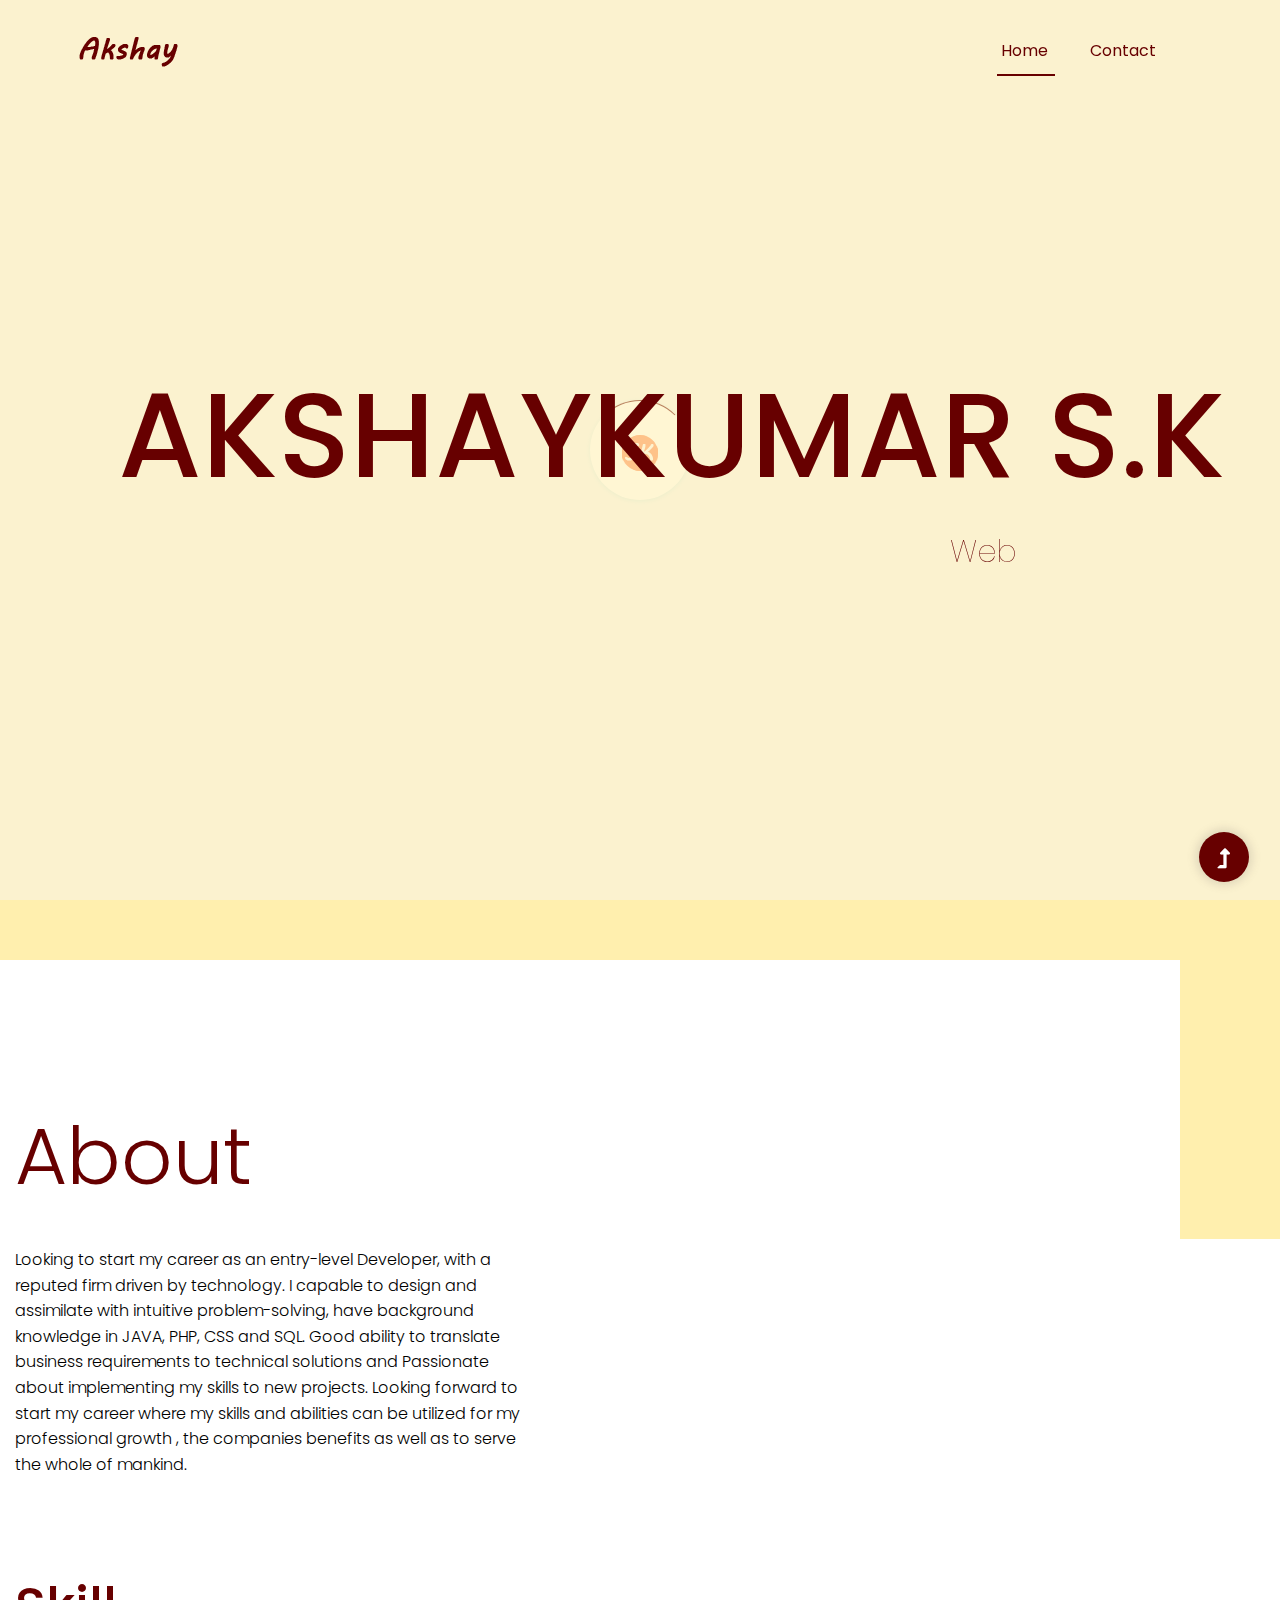
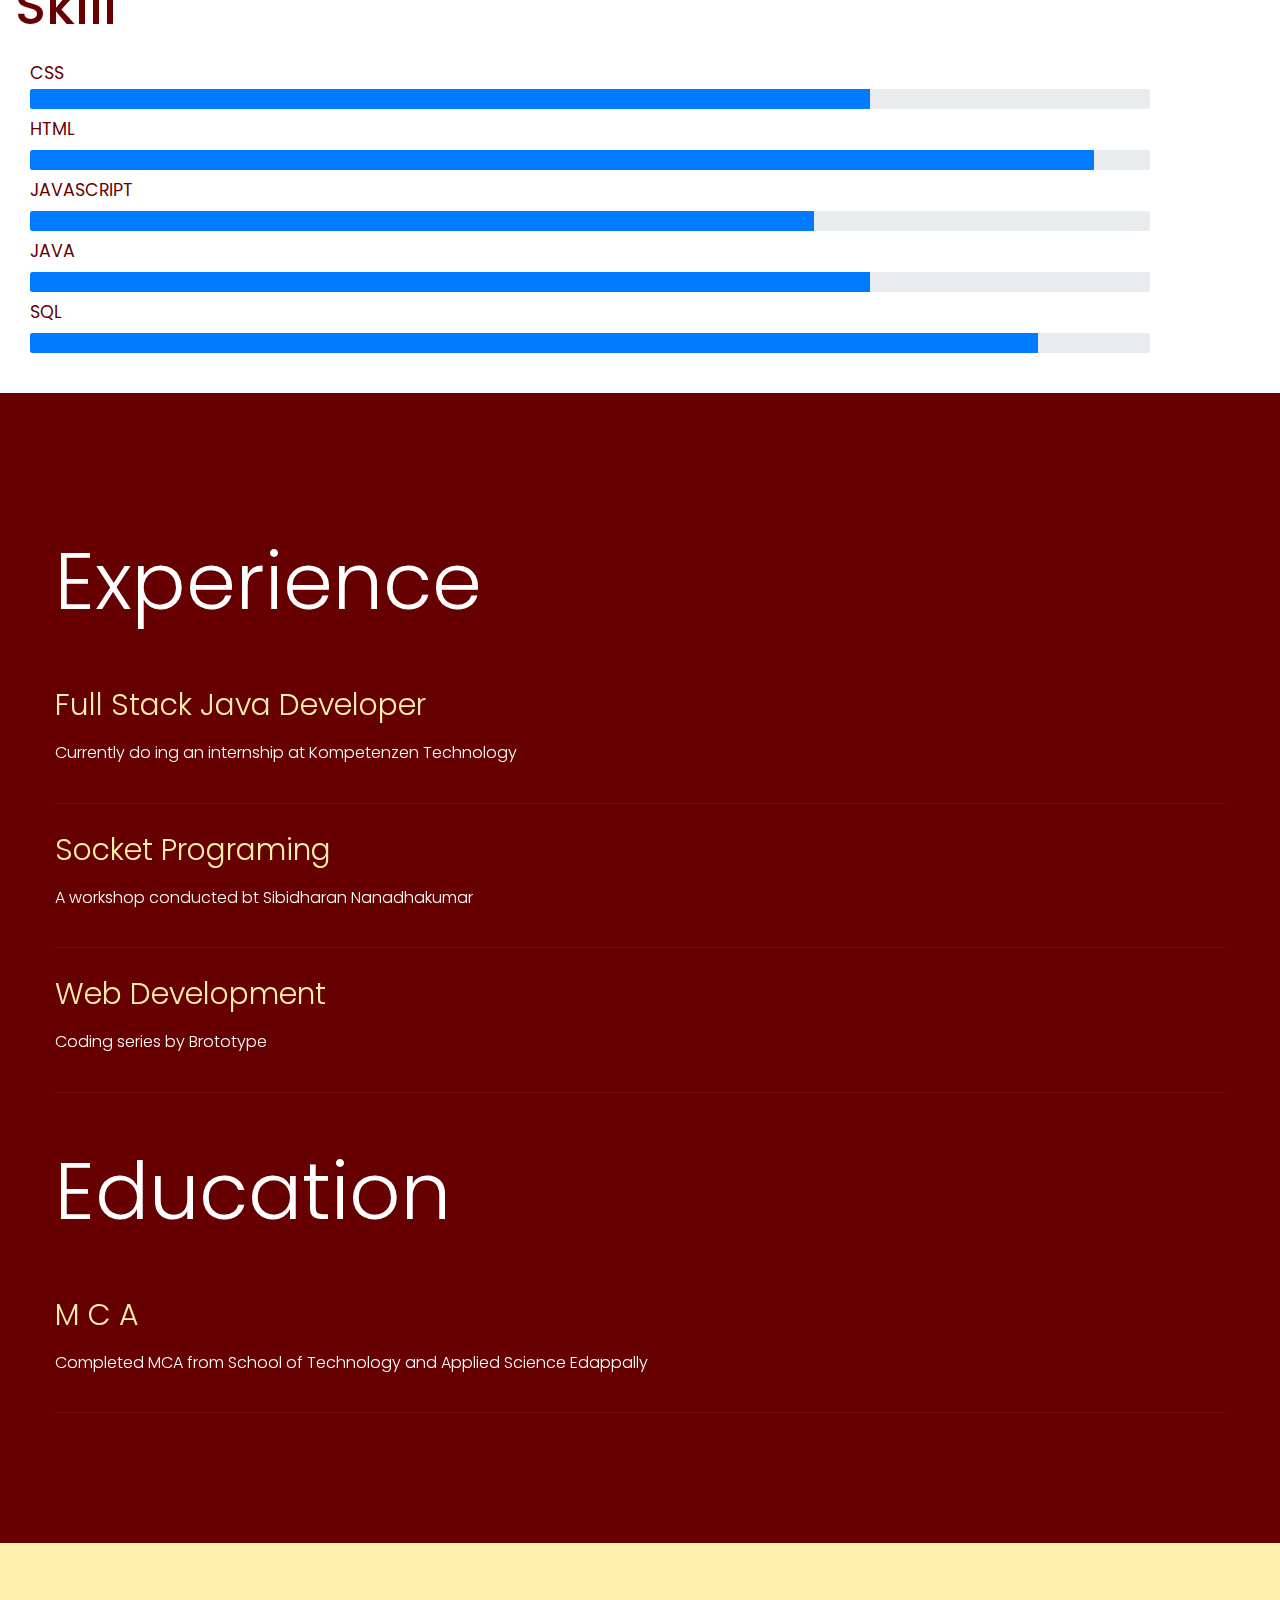
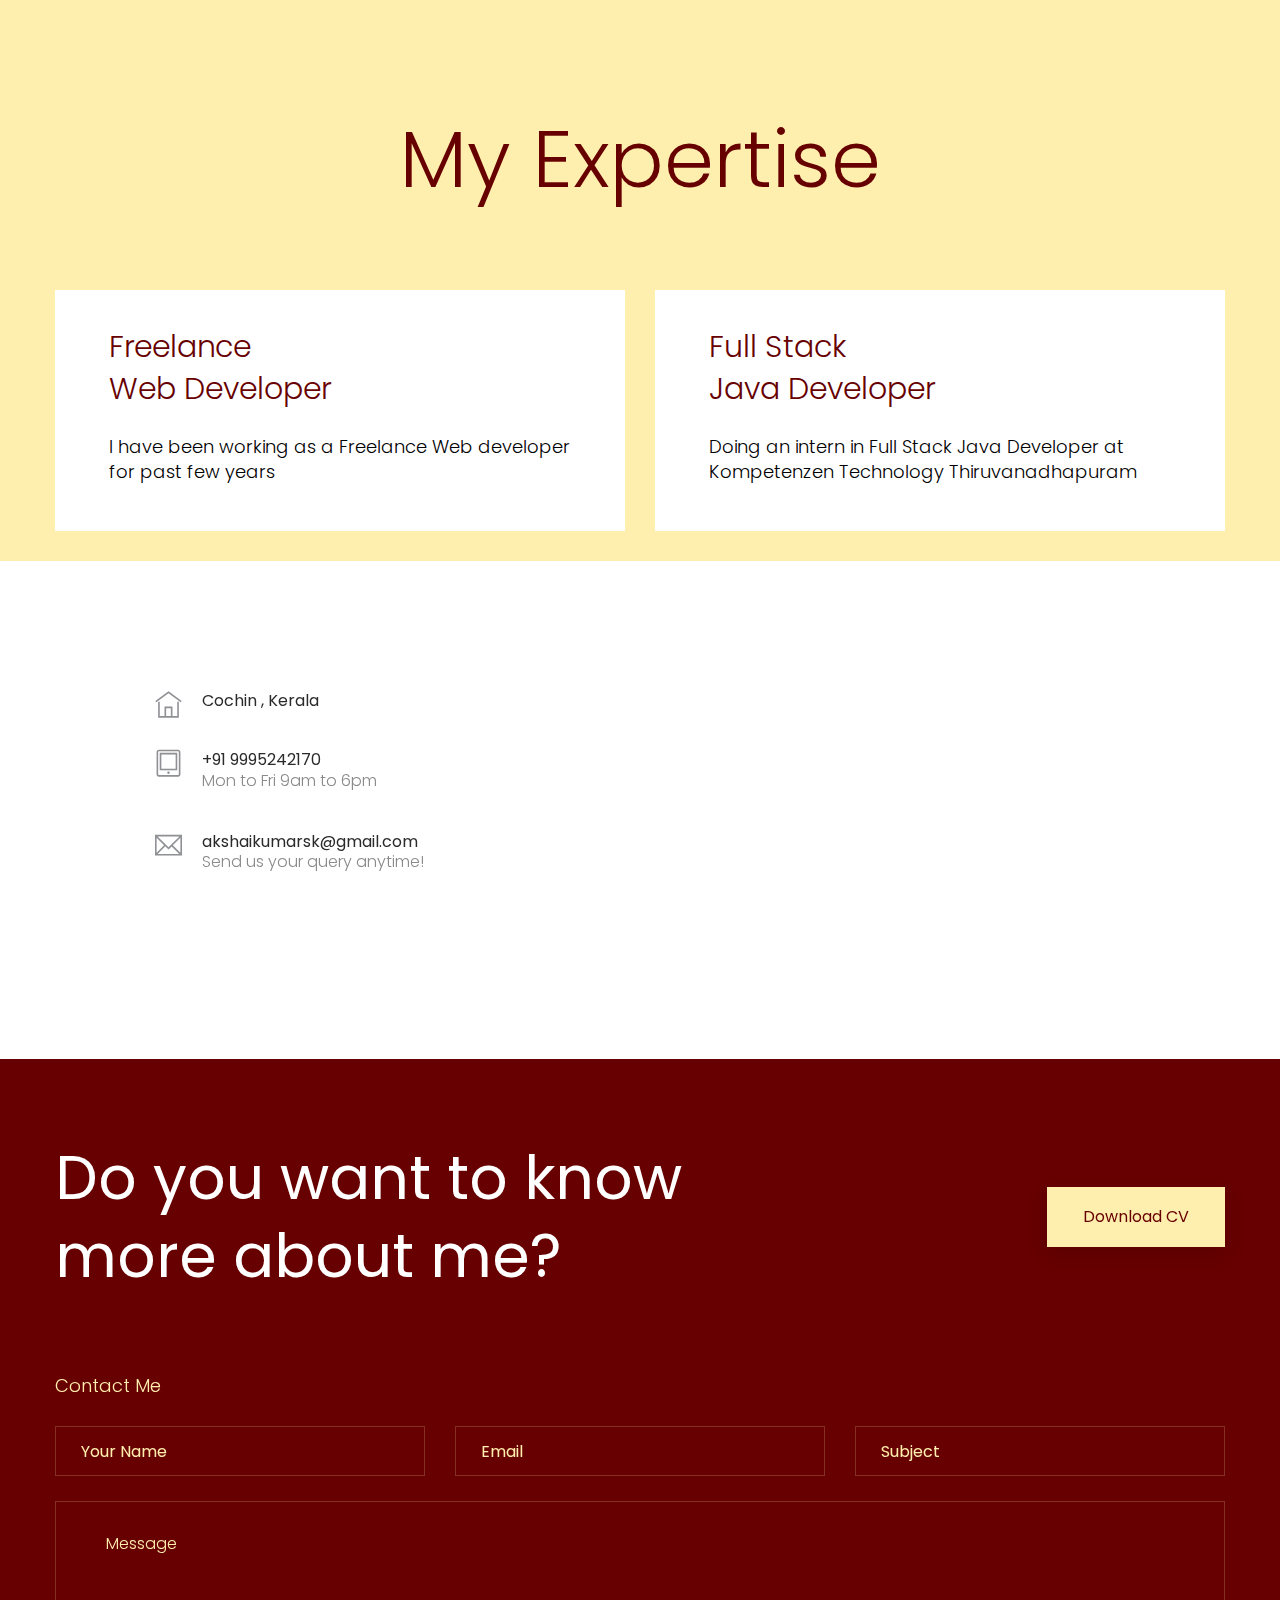
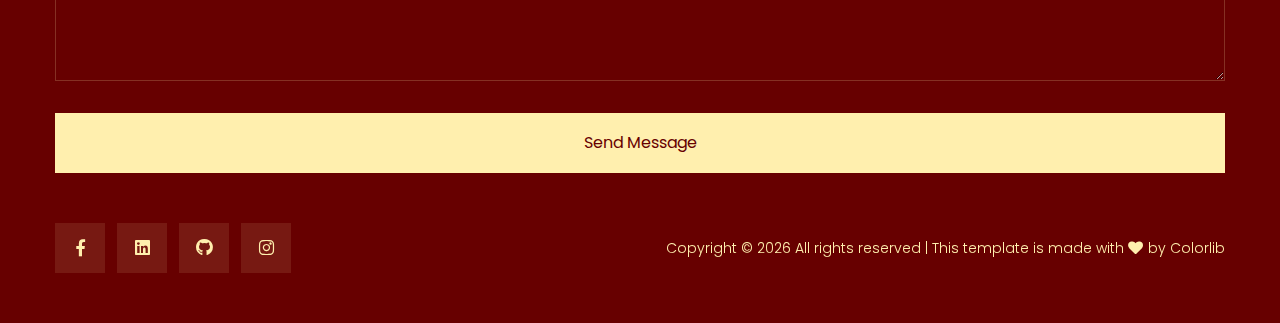
<file: index.html>
<!doctype html>
<html class="no-js" lang="zxx">

<head>
    <meta charset="utf-8">
    <meta http-equiv="x-ua-compatible" content="ie=edge">
    <title> AKSHAYKUMAR S K</title>
    <meta name="description" content="">
    <meta name="viewport" content="width=device-width, initial-scale=1">
    <link rel="manifest" href="site.webmanifest">
    <link rel="shortcut icon" type="image/x-icon" href="assets/img/favicon.ico">

    <!-- CSS here -->
    <link rel="stylesheet" href="assets/css/bootstrap.min.css">
    <link rel="stylesheet" href="assets/css/owl.carousel.min.css">
    <link rel="stylesheet" href="assets/css/slicknav.css">
    <link rel="stylesheet" href="assets/css/flaticon.css">
    <link rel="stylesheet" href="assets/css/progressbar_barfiller.css">
    <link rel="stylesheet" href="assets/css/gijgo.css">
    <link rel="stylesheet" href="assets/css/animate.min.css">
    <link rel="stylesheet" href="assets/css/animated-headline.css">
    <link rel="stylesheet" href="assets/css/magnific-popup.css">
    <link rel="stylesheet" href="assets/css/fontawesome-all.min.css">
    <link rel="stylesheet" href="assets/css/themify-icons.css">
    <link rel="stylesheet" href="assets/css/slick.css">
    <link rel="stylesheet" href="assets/css/nice-select.css">
    <link rel="stylesheet" href="assets/css/style.css">

    <!--skill-->


</head>

<body>
    <!-- ? Preloader Start -->
    <div id="preloader-active">
        <div class="preloader d-flex align-items-center justify-content-center">
            <div class="preloader-inner position-relative">
                <div class="preloader-circle"></div>
                <div class="preloader-img pere-text">
                    <img src="assets/img/logo/loder.png" alt="">
                </div>
            </div>
        </div>
    </div>
    <!-- Preloader Start -->
    <header>
        <div class="header-area header-transparent">
            <div class="main-header header-sticky">
                <div class="container-fluid">
                    <div class="menu-wrapper d-flex align-items-center justify-content-between">
                        <!-- Logo -->
                        <div class="logo">
                            <a href="index.html"><img src="assets/img/logo/logo.png" alt=""></a>
                        </div>
                        <!-- Main-menu -->
                        <div class="main-menu f-right d-none d-lg-block">
                            <nav>
                                <ul id="navigation">
                                    <li class="active"><a href="index.html">Home</a></li>
                                   <!-- <li><a href="about.html">About</a></li>
                                    <li><a href="protfolio.html">Protfolio</a></li> -->
                                     
                                    <li><a href="#contactt">Contact</a></li> 
                                </ul>
                            </nav>
                        </div>
                        <!-- Header-btn 
                        <div class="header-info-right d-none d-lg-block">
                            <a href="https://wa.me/+919995716721" class="btn header-btn">Let's Talk <i
                                    class="ti-arrow-right"></i></a>
                        </div>  -->
                        <!-- Mobile Menu -->
                        <div class="col-12">
                            <div class="mobile_menu d-block d-lg-none"></div>
                        </div>
                    </div>
                </div>
            </div>
        </div>
        <!-- Header End -->
    </header>
    <main>
        <!--? Hero Area Start-->
        <div class="slider-area">
            <div class="single-slider slider-height d-flex align-items-center">
                <div class="container">
                    <div class="row justify-content-center">
                        <div class="col-xl-12 col-lg-10 col-md-10 col-sm-10">
                            <!-- Hero Caption -->
                            <div class="hero__caption">
                                <h1>AKSHAYKUMAR S.K</h1>
                                <p></p>
                                <p class="cd-headline letters scale">Web
                                    <a href="#" class="cd-words-wrapper">
                                        <b class="is-visible">Developer</b>
                                        <b>Developer</b>
                                        <b>Developer</b>
                                        <b>Developer</b>
                                    </a>
                                </p>
                            </div>
                        </div>
                    </div>
                </div>
            </div>
        </div>
        <!--Hero Area End-->
        <!--? About 1 Start-->
        <section class="about-area section-padding40">
            <div class="container">
                <div class="row align-items-center">
                    <div class="col-xl-6 col-lg-6 col-md-10">
                        <div class="about-caption mb-50">
                            <!-- Section Tittle -->
                            <div class="section-tittle mb-35">
                                <h2>About</h2>
                            </div>
                            <p>Looking to start my career as an entry-level Developer, with a reputed firm driven by
                                technology.
                                I capable to design and assimilate with intuitive problem-solving, have background
                                knowledge in JAVA,
                                PHP, CSS and SQL. Good ability to translate business
                                requirements to technical solutions and Passionate about
                                implementing my skills to new projects. Looking forward to
                                start my career where my skills and abilities can be utilized
                                for my professional growth , the companies benefits as
                                well as to serve the whole of mankind.</p>


                        </div>
                    </div>
                    <div class="col-lg-6">
                        <div class="about-img">
                           <!-- <img src="assets/img/gallery/about1.png" alt=""> -->
                        </div>
                    </div>
                </div>
                <div class="row pt-40">
                    <div class="col-lg-12">
                        <div class="experience">
                            <span>Skill</span>

                            <!-- Skill Bars -->


                            <div class="container" style="height:200px;">

                                <div class="pro" style="height: 200px;">

                                    <h3>CSS</h3>
                                    <div class="progress" style="height: 20px; ;">
                                        <div class="progress-bar" role="progressbar" style="width: 75%;"
                                            aria-valuenow="25" aria-valuemin="0" aria-valuemax="100"></div>
                                    </div>
                                    <h3 style="margin-top: 10px;">HTML</h3>
                                    <div class="progress " style="height: 20px;margin-top: 10px;">
                                        <div class="progress-bar" role="progressbar" style="width: 95%;"
                                            aria-valuenow="25" aria-valuemin="0" aria-valuemax="100"></div>
                                    </div>
                                    <h3 style="margin-top: 10px;">JAVASCRIPT</h3>
                                    <div class="progress " style="height: 20px;margin-top: 10px;">
                                        <div class="progress-bar" role="progressbar" style="width: 70%;"
                                            aria-valuenow="25" aria-valuemin="0" aria-valuemax="100"></div>
                                    </div>
                                    <h3 style="margin-top: 10px;">JAVA</h3>
                                    <div class="progress " style="height: 20px;margin-top: 10px;">
                                        <div class="progress-bar" role="progressbar" style="width: 75%;"
                                            aria-valuenow="25" aria-valuemin="0" aria-valuemax="100"></div>
                                    </div>
                                    <h3 style="margin-top: 10px;">SQL</h3>
                                    <div class="progress " style="height: 20px;margin-top: 10px;">
                                        <div class="progress-bar" role="progressbar" style="width: 90%;"
                                            aria-valuenow="25" aria-valuemin="0" aria-valuemax="100"></div>
                                    </div>


                                </div>


                            </div>
                        </div>
                    </div>
                </div>
                <!-- <div class="col-lg-3 col-md-4 col-sm-6">
                    <div class="experience">
                        <span>$40M+</span>
                        <p>invested in projects I was<br> involved in</p>
                    </div>
                </div>
                <div class="col-lg-3 col-md-4 col-sm-6">
                    <div class="experience">
                        <span>Multiple</span>
                        <p>industry awards</p>
                    </div>
                </div> -->
            </div>
            </div>
        </section>
        <!-- About  End-->
        <!--? May-about Start -->
        <div class="may-about section-padding40">
            <div class="container">
                <div class="row">
                    <div class="col-lg-12">
                        <div class="section-tittle2 mb-30">
                            <h2>Experience</h2>
                        </div>
                    </div>
                    <div class="col-xl-12">
                        <div class="single-about">
                            <div class="tittle-experience">
                                <h3>Full Stack Java Developer</h3>
                                <p>Currently do ing an internship at Kompetenzen Technology</p>
                            </div>
                            <!--  <div class="experience-link">
                                <a href="#">Yeadi Tech, NY <i class="fas fa-external-link-alt"></i></a>
                            </div> -->
                        </div>
                    </div>
                    <div class="col-xl-12">
                        <div class="single-about">
                            <div class="tittle-experience">
                                <h3>Socket Programing</h3>
                                <p>A workshop conducted bt Sibidharan Nanadhakumar</p>
                            </div>

                        </div>
                    </div>
                    <div class="col-xl-12">
                        <div class="single-about">
                            <div class="tittle-experience">
                                <h3>Web Development</h3>
                                <p>Coding series by Brototype</p>
                            </div>

                        </div>
                    </div>
                    <div class="col-lg-12">
                        <div class="section-tittle2 mb-30 pt-50">
                            <h2>Education</h2>
                        </div>
                    </div>
                    <div class="col-xl-12">
                        <div class="single-about">
                            <div class="tittle-experience">
                                <h3> M C A</h3>
                                <p>Completed MCA from School of Technology and Applied Science Edappally</p>
                            </div>
                        </div>
                    </div>
                    <!-- <div class="col-xl-12">
                        <div class="single-about">
                            <div class="tittle-experience">
                                <h3>Human centered design</h3>
                                <p>Jan 18 - Feb 20</p>
                            </div>
                            <div class="experience-link">
                                <a href="#">Yeadi Tech, NY <i class="fas fa-external-link-alt"></i></a>
                            </div>
                        </div>
                    </div>  -->
                </div>
            </div>
        </div>
        <!-- May-about End -->
        <!--? My Expertise Start -->
        <div class="our-services pt-top section-bg1">
            <div class="container">
                <div class="rwo">
                    <div class="col-xl-12">
                        <div class="section-tittle mb-75 text-center">
                            <h2>My Expertise</h2>
                        </div>
                    </div>
                </div>
                <div class="row d-flex justify-contnet-center">
                    <div class="col-lg-6 col-md-6 col-sm-12">
                        <div class="single-services mb-30">
                            <div class="services-cap">
                                <h5>Freelance <br> Web Developer</h5>
                                <p>I have been working as a Freelance Web developer for past few years </p>
                            </div>
                        </div>
                    </div>
                    <div class="col-lg-6 col-md-6 col-sm-12">
                        <div class="single-services mb-30">
                            <div class="services-cap">
                                <h5>Full Stack<br> Java Developer</h5>
                                <p>Doing an intern in Full Stack Java Developer at Kompetenzen Technology
                                    Thiruvanadhapuram</p>
                            </div>
                        </div>
                    </div>

                </div>
            </div>
        </div>
        <!--?  Contact Area start  -->
        <section class="contact-section" id="contactt">
            <div class="container">
                <div class="d-none d-sm-block mb-5 pb-4">
                    <div class="row">
                        <div class="col-lg-3 offset-lg-1">
                            <div class="media contact-info">
                                <span class="contact-info__icon"><i class="ti-home"></i></span>
                                <div class="media-body">
                                    <h3>Cochin , Kerala</h3>
                                    <p></p>
                                </div>
                            </div>
                            <div class="media contact-info">
                                <span class="contact-info__icon"><i class="ti-tablet"></i></span>
                                <div class="media-body">
                                    <h3>+91 9995242170</h3>
                                    <p>Mon to Fri 9am to 6pm</p>
                                </div>
                            </div>
                            <div class="media contact-info">
                                <span class="contact-info__icon"><i class="ti-email"></i></span>
                                <div class="media-body">
                                    <h3>akshaikumarsk@gmail.com</h3>
                                    <p>Send us your query anytime!</p>
                                </div>
                            </div>
                        </div>
                    </div>
                </div>
        </section>
        <!-- Contact Area End -->

        <footer>
            <div class="footer-wrappr">
                <div class="footer-top">
                    <!-- Want To work -->
                    <section class="wantToWork-area ">
                        <div class="container">
                            <div class="wants-wrapper w-padding2">
                                <div class="row align-items-center justify-content-between">
                                    <div class="col-xl-7 col-lg-9 col-md-8">
                                        <div class="wantToWork-caption wantToWork-caption2">
                                            <h2>Do you want to know more about me?</h2>
                                        </div>
                                    </div>
                                    <div class="col-xl-2 col-lg-3 col-md-4">
                                        <a href="Doc/cv/Akshaykumar.pdf" class="btn white-btn f-right sm-left">Download
                                            CV</a>
                                    </div>
                                </div>
                            </div>
                        </div>
                    </section>
                    <!-- Want To work End -->
                    <div class="container">
                        <div class="row">
                            <div class="col-lg-12">
                                <!-- contact-form -->
                                <div class="form-wrapper">
                                    <div class="row ">
                                        <div class="col-xl-12">
                                            <div class="small-tittle mb-30">
                                                <h4>Contact Me</h4>
                                            </div>
                                        </div>
                                    </div>
                                    <form id="contact-form" action="contact_process.php" method="POST">
                                        <div class="row">
                                            <div class="col-lg-4 col-md-6">
                                                <div class="form-box user-icon mb-25">
                                                    <input type="text" name="name" placeholder="Your name">
                                                </div>
                                            </div>
                                            <div class="col-lg-4 col-md-6">
                                                <div class="form-box email-icon mb-25">
                                                    <input type="text" name="email" placeholder="Email">
                                                </div>
                                            </div>
                                            <div class="col-lg-4 col-md-6">
                                                <div class="form-box email-icon mb-25">
                                                    <input type="text" name="Subject" placeholder="Subject">
                                                </div>
                                            </div>
                                            <div class="col-lg-12">
                                                <div class="form-box message-icon mb-25">
                                                    <textarea name="message" id="message"
                                                        placeholder="Message"></textarea>
                                                </div>
                                                <div class="submit-info">
                                                    <button class="submit-btn2" type="submit">Send Message</button>
                                                </div>
                                            </div>
                                        </div>
                                    </form>
                                </div>
                            </div>
                        </div>
                    </div>
                </div>
                <!-- footer-bottom area -->
                <div class="footer-bottom-area">
                    <div class="container">
                        <div class="footer-border">
                            <div class="row align-items-center">
                                <div class="col-xl-4 col-lg-4">
                                    <div class="footer-social">

                                        <a href="https://bit.ly/sai4ull"><i class="fab fa-facebook-f"></i></a>
                                        <a href="https://in.linkedin.com/in/akshaykumar-s-k-25b747211"><i
                                                class="fab fa-linkedin"></i></a>
                                        <a href="#"><i class="fab fa-github"></i></a>
                                        <a href="#"><i class="fab fa-instagram"></i></a>
                                    </div>
                                </div>
                                <div class="col-xl-8 col-lg-8">
                                    <div class="footer-copy-right f-right">
                                        <p>
                                            <!-- Link back to Colorlib can't be removed. Template is licensed under CC BY 3.0. -->
                                            Copyright &copy;
                                            <script>document.write(new Date().getFullYear());</script> All rights
                                            reserved | This template is made with <i class="fa fa-heart"
                                                aria-hidden="true"></i> by <a href="https://colorlib.com"
                                                target="_blank">Colorlib</a>
                                            <!-- Link back to Colorlib can't be removed. Template is licensed under CC BY 3.0. -->
                                        </p>
                                    </div>
                                </div>
                            </div>
                        </div>
                    </div>
                </div>
            </div>
        </footer>
        <!-- Scroll Up -->
        <div id="back-top">
            <a title="Go to Top" href="#"> <i class="fas fa-level-up-alt"></i></a>
        </div>
        <!-- JS here -->

        <script src="./assets/js/vendor/modernizr-3.5.0.min.js"></script>
        <!-- Jquery, Popper, Bootstrap -->
        <script src="./assets/js/vendor/jquery-1.12.4.min.js"></script>
        <script src="./assets/js/popper.min.js"></script>
        <script src="./assets/js/bootstrap.min.js"></script>
        <!-- Jquery Mobile Menu -->
        <script src="./assets/js/jquery.slicknav.min.js"></script>

        <!-- Jquery Slick , Owl-Carousel Plugins -->
        <script src="./assets/js/owl.carousel.min.js"></script>
        <script src="./assets/js/slick.min.js"></script>
        <!-- One Page, Animated-HeadLin -->
        <script src="./assets/js/wow.min.js"></script>
        <script src="./assets/js/animated.headline.js"></script>
        <script src="./assets/js/jquery.magnific-popup.js"></script>

        <!-- Date Picker -->
        <script src="./assets/js/gijgo.min.js"></script>
        <!-- Nice-select, sticky -->
        <script src="./assets/js/jquery.nice-select.min.js"></script>
        <script src="./assets/js/jquery.sticky.js"></script>
        <!-- Progress -->
        <script src="./assets/js/jquery.barfiller.js"></script>

        <!-- counter , waypoint,Hover Direction -->
        <script src="./assets/js/jquery.counterup.min.js"></script>
        <script src="./assets/js/waypoints.min.js"></script>
        <script src="./assets/js/jquery.countdown.min.js"></script>
        <script src="./assets/js/hover-direction-snake.min.js"></script>

        <!-- contact js -->
        <script src="./assets/js/contact.js"></script>
        <script src="./assets/js/jquery.form.js"></script>
        <script src="./assets/js/jquery.validate.min.js"></script>
        <script src="./assets/js/mail-script.js"></script>
        <script src="./assets/js/jquery.ajaxchimp.min.js"></script>

        <!-- Jquery Plugins, main Jquery -->
        <script src="./assets/js/plugins.js"></script>
        <script src="./assets/js/main.js"></script>



</body>

</html>
</file>
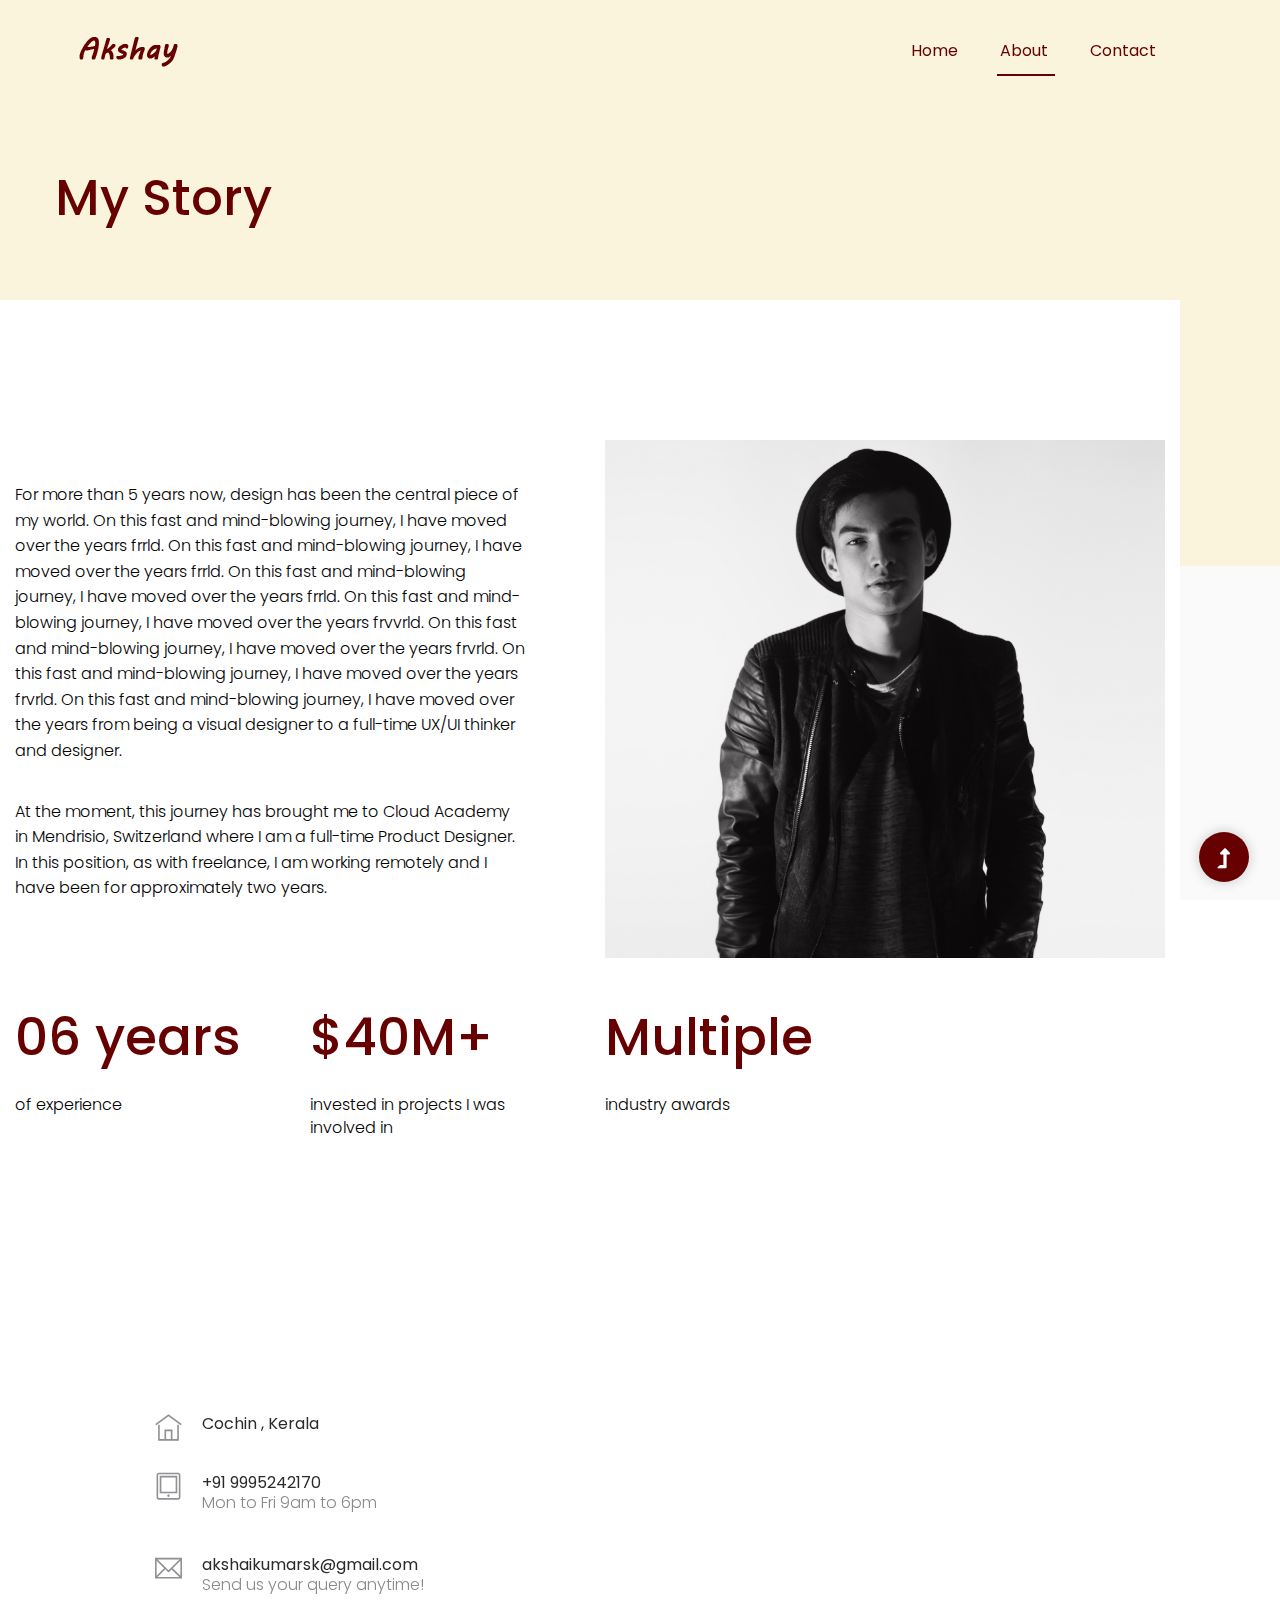
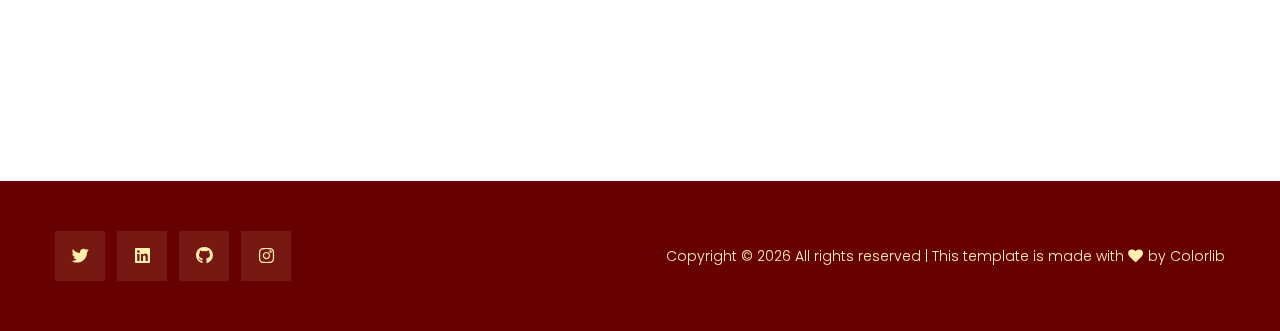
<file: about.html>
<!doctype html>
<html class="no-js" lang="zxx">

<head>
    <meta charset="utf-8">
    <meta http-equiv="x-ua-compatible" content="ie=edge">
    <title> AKSHAYKUMAR S K</title>
    <meta name="description" content="">
    <meta name="viewport" content="width=device-width, initial-scale=1">
    <link rel="manifest" href="site.webmanifest">
    <link rel="shortcut icon" type="image/x-icon" href="assets/img/favicon.ico">

    <!-- CSS here -->
    <link rel="stylesheet" href="assets/css/bootstrap.min.css">
    <link rel="stylesheet" href="assets/css/owl.carousel.min.css">
    <link rel="stylesheet" href="assets/css/slicknav.css">
    <link rel="stylesheet" href="assets/css/flaticon.css">
    <link rel="stylesheet" href="assets/css/progressbar_barfiller.css">
    <link rel="stylesheet" href="assets/css/gijgo.css">
    <link rel="stylesheet" href="assets/css/animate.min.css">
    <link rel="stylesheet" href="assets/css/animated-headline.css">
    <link rel="stylesheet" href="assets/css/magnific-popup.css">
    <link rel="stylesheet" href="assets/css/fontawesome-all.min.css">
    <link rel="stylesheet" href="assets/css/themify-icons.css">
    <link rel="stylesheet" href="assets/css/slick.css">
    <link rel="stylesheet" href="assets/css/nice-select.css">
    <link rel="stylesheet" href="assets/css/style.css">

</head>

<body>
    <!-- ? Preloader Start -->
    <div id="preloader-active">
        <div class="preloader d-flex align-items-center justify-content-center">
            <div class="preloader-inner position-relative">
                <div class="preloader-circle"></div>
                <div class="preloader-img pere-text">
                    <img src="assets/img/logo/loder.png" alt="">
                </div>
            </div>
        </div>
    </div>
    <!-- Preloader Start -->
    <header>
        <div class="header-area header-transparent">
            <div class="main-header header-sticky">
                <div class="container-fluid">
                    <div class="menu-wrapper d-flex align-items-center justify-content-between">
                        <!-- Logo -->
                        <div class="logo">
                            <a href="index.html"><img src="assets/img/logo/logo.png" alt=""></a>
                        </div>
                        <!-- Main-menu -->
                        <div class="main-menu f-right d-none d-lg-block">
                            <nav>
                                <ul id="navigation">
                                    <li><a href="index.html">Home</a></li>
                                    <li class="active"><a href="about.html">About</a></li>
                        
                                    <li><a href="#contactt">Contact</a></li>
                                </ul>
                            </nav>
                        </div>

                        <!-- Mobile Menu -->
                        <div class="col-12">
                            <div class="mobile_menu d-block d-lg-none"></div>
                        </div>
                    </div>
                </div>
            </div>
        </div>
        <!-- Header End -->
    </header>
    <main>
        <!--? Hero Area Start-->
        <div class="hero-area2 d-flex align-items-center">
            <div class="container">
                <div class="row ">
                    <div class="col-xl-12">
                        <!-- Hero Caption -->
                        <div class="hero-cap pt-100">
                            <h2>My Story</h2>
                        </div>
                    </div>
                </div>
            </div>
        </div>
        <!--Hero Area End-->
        <!--? About 1 Start-->
        <section class="about-area section-padding40">
            <div class="container">
                <div class="row align-items-center">
                    <div class="col-xl-6 col-lg-6 col-md-10">
                        <div class="about-caption mb-50">
                            <!-- Section Tittle -->
                            <div class="section-tittle mb-35">
                                <h2> </h2>
                            </div>
                            <p>For more than 5 years now, design has been the central piece of my world. On this fast
                                and mind-blowing journey, I have moved over the years frrld. On this fast and
                                mind-blowing journey, I have moved over the years frrld. On this fast and mind-blowing
                                journey, I have moved over the years frrld. On this fast and mind-blowing journey, I
                                have moved over the years frvvrld. On this fast and mind-blowing journey, I have moved
                                over the years frvrld. On this fast and mind-blowing journey, I have moved over the
                                years frvrld. On this fast and mind-blowing journey, I have moved over the years from
                                being a visual designer to a full-time UX/UI thinker and designer.</p>
                            <p>At the moment, this journey has brought me to Cloud Academy in Mendrisio, Switzerland
                                where I am a full-time Product Designer. In this position, as with freelance, I am
                                working remotely and I have been for approximately two years.</p>
                        </div>
                    </div>
                    <div class="col-lg-6">
                        <div class="about-img">
                            <img src="assets/img/gallery/about1.png" alt="">
                        </div>
                    </div>
                </div>
                <div class="row pt-40">
                    <div class="col-lg-3 col-md-4 col-sm-6">
                        <div class="experience">
                            <span>06 years</span>
                            <p>of experience</p>
                        </div>
                    </div>
                    <div class="col-lg-3 col-md-4 col-sm-6">
                        <div class="experience">
                            <span>$40M+</span>
                            <p>invested in projects I was<br> involved in</p>
                        </div>
                    </div>
                    <div class="col-lg-3 col-md-4 col-sm-6">
                        <div class="experience">
                            <span>Multiple</span>
                            <p>industry awards</p>
                        </div>
                    </div>
                </div>
            </div>
        </section>
        <!-- About  End-->
    </main>
    <!--?  Contact Area start  -->
    <section class="contact-section" id="contactt">
        <div class="container">
            <div class="d-none d-sm-block mb-5 pb-4">
                <div class="row">
                    
                    <div class="col-lg-3 offset-lg-1">
                        <div class="media contact-info">
                            <span class="contact-info__icon"><i class="ti-home"></i></span>
                            <div class="media-body">
                                <h3>Cochin , Kerala</h3>
                                <p></p>
                            </div>
                        </div>
                        <div class="media contact-info">
                            <span class="contact-info__icon"><i class="ti-tablet"></i></span>
                            <div class="media-body">
                                <h3>+91 9995242170</h3>
                                <p>Mon to Fri 9am to 6pm</p>
                            </div>
                        </div>
                        <div class="media contact-info">
                            <span class="contact-info__icon"><i class="ti-email"></i></span>
                            <div class="media-body">
                                <h3>akshaikumarsk@gmail.com</h3>
                                <p>Send us your query anytime!</p>
                            </div>
                        </div>
                    </div>
                </div>
            </div>
    </section>
    <!-- Contact Area End -->
    <footer>
        <div class="footer-wrappr">

            <!-- footer-bottom area -->
            <div class="footer-bottom-area">
                <div class="container">
                    <div class="footer-border">
                        <div class="row align-items-center">
                            <div class="col-xl-4 col-lg-4">
                                <div class="footer-social">
                                    <a href="#"><i class="fab fa-twitter"></i></a>
                                    <a href="https://in.linkedin.com/in/akshaykumar-s-k-25b747211"><i
                                            class="fab fa-linkedin"></i></a>
                                    <a href="#"><i class="fab fa-github"></i></a>
                                    <a href="#"><i class="fab fa-instagram"></i></a>
                                </div>
                            </div>
                            <div class="col-xl-8 col-lg-8">
                                <div class="footer-copy-right f-right">
                                    <p>
                                        <!-- Link back to Colorlib can't be removed. Template is licensed under CC BY 3.0. -->
                                        Copyright &copy;
                                        <script>document.write(new Date().getFullYear());</script> All rights reserved |
                                        This template is made with <i class="fa fa-heart" aria-hidden="true"></i> by <a
                                            href="https://colorlib.com" target="_blank">Colorlib</a>
                                        <!-- Link back to Colorlib can't be removed. Template is licensed under CC BY 3.0. -->
                                    </p>
                                </div>
                            </div>
                        </div>
                    </div>
                </div>
            </div>
        </div>
    </footer>
    <!-- Scroll Up -->
    <div id="back-top">
        <a title="Go to Top" href="#"> <i class="fas fa-level-up-alt"></i></a>
    </div>
    <!-- JS here -->

    <script src="./assets/js/vendor/modernizr-3.5.0.min.js"></script>
    <!-- Jquery, Popper, Bootstrap -->
    <script src="./assets/js/vendor/jquery-1.12.4.min.js"></script>
    <script src="./assets/js/popper.min.js"></script>
    <script src="./assets/js/bootstrap.min.js"></script>
    <!-- Jquery Mobile Menu -->
    <script src="./assets/js/jquery.slicknav.min.js"></script>

    <!-- Jquery Slick , Owl-Carousel Plugins -->
    <script src="./assets/js/owl.carousel.min.js"></script>
    <script src="./assets/js/slick.min.js"></script>
    <!-- One Page, Animated-HeadLin -->
    <script src="./assets/js/wow.min.js"></script>
    <script src="./assets/js/animated.headline.js"></script>
    <script src="./assets/js/jquery.magnific-popup.js"></script>

    <!-- Date Picker -->
    <script src="./assets/js/gijgo.min.js"></script>
    <!-- Nice-select, sticky -->
    <script src="./assets/js/jquery.nice-select.min.js"></script>
    <script src="./assets/js/jquery.sticky.js"></script>
    <!-- Progress -->
    <script src="./assets/js/jquery.barfiller.js"></script>

    <!-- counter , waypoint,Hover Direction -->
    <script src="./assets/js/jquery.counterup.min.js"></script>
    <script src="./assets/js/waypoints.min.js"></script>
    <script src="./assets/js/jquery.countdown.min.js"></script>
    <script src="./assets/js/hover-direction-snake.min.js"></script>

    <!-- contact js -->
    <script src="./assets/js/contact.js"></script>
    <script src="./assets/js/jquery.form.js"></script>
    <script src="./assets/js/jquery.validate.min.js"></script>
    <script src="./assets/js/mail-script.js"></script>
    <script src="./assets/js/jquery.ajaxchimp.min.js"></script>

    <!-- Jquery Plugins, main Jquery -->
    <script src="./assets/js/plugins.js"></script>
    <script src="./assets/js/main.js"></script>



</body>

</html>
</file>
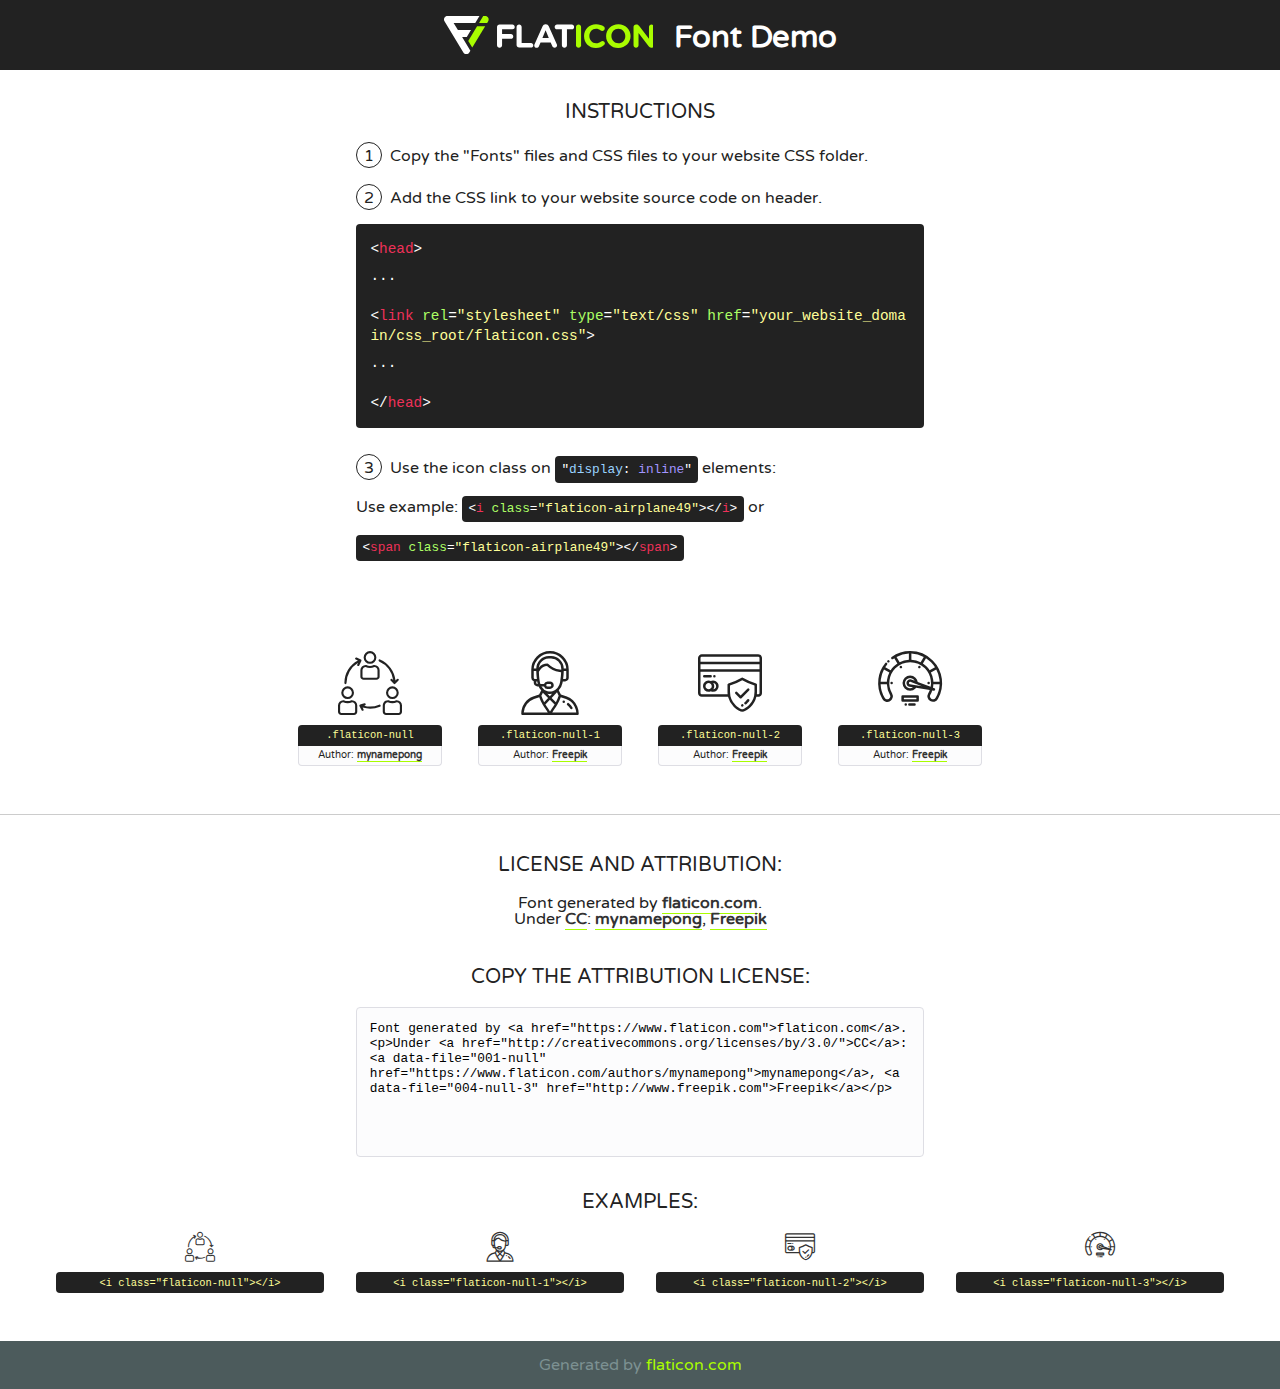
<file: assets/fonts/flaticon.html>
<!DOCTYPE html>
<!--
  Flaticon icon font: Flaticon
  Creation date: 03/06/2020 12:20
-->
<html>
<!DOCTYPE html>
<html>

<head>
    <title>Flaticon WebFont</title>
    <link href="http://fonts.googleapis.com/css?family=Varela+Round" rel="stylesheet" type="text/css" />
    <link rel="stylesheet" type="text/css" href="flaticon.css">
    <meta charset="UTF-8">
    <style>
    html, body, div, span, applet, object, iframe,
    h1, h2, h3, h4, h5, h6, p, blockquote, pre,
    a, abbr, acronym, address, big, cite, code,
    del, dfn, em, img, ins, kbd, q, s, samp,
    small, strike, strong, sub, sup, tt, var,
    b, u, i, center,
    dl, dt, dd, ol, ul, li,
    fieldset, form, label, legend,
    table, caption, tbody, tfoot, thead, tr, th, td,
    article, aside, canvas, details, embed, 
    figure, figcaption, footer, header, hgroup, 
    menu, nav, output, ruby, section, summary,
    time, mark, audio, video {
        margin: 0;
        padding: 0;
        border: 0;
        font-size: 100%;
        font: inherit;
        vertical-align: baseline;
    }
    /* HTML5 display-role reset for older browsers */
    article, aside, details, figcaption, figure, 
    footer, header, hgroup, menu, nav, section {
        display: block;
    }
    body {
        line-height: 1;
    }
    ol, ul {
        list-style: none;
    }
    blockquote, q {
        quotes: none;
    }
    blockquote:before, blockquote:after,
    q:before, q:after {
        content: '';
        content: none;
    }
    table {
        border-collapse: collapse;
        border-spacing: 0;
    }
    body {
        font-family: 'Varela Round', Helvetica, Arial, sans-serif;
        font-size: 16px;
        color: #222;
    }
    a {
        color: #333;
        border-bottom: 1px solid #a9fd00;
        font-weight: bold;
        text-decoration: none;
    }
    * {
        -moz-box-sizing: border-box;
        -webkit-box-sizing: border-box;
        box-sizing: border-box;
        margin: 0;
        padding: 0;
    }
    [class^="flaticon-"]:before, [class*=" flaticon-"]:before, [class^="flaticon-"]:after, [class*=" flaticon-"]:after {
        font-family: Flaticon;
        font-size: 30px;
        font-style: normal;
        margin-left: 20px;
        color: #333;
    }
    .wrapper {
        max-width: 600px;
        margin: auto;
        padding: 0 1em;
    }
    .title {
        font-size: 1.25em;
        text-align: center;
        margin-bottom: 1em;
        text-transform: uppercase;
    }
    header {
        text-align: center;
        background-color: #222;
        color: #fff;
        padding: 1em;
    }
    header .logo {
        width: 210px;
        height: 38px;
        display: inline-block;
        vertical-align: middle;
        margin-right: 1em;
        border: none;
    }
    header strong {
        font-size: 1.95em;
        font-weight: bold;
        vertical-align: middle;
        margin-top: 5px;
        display: inline-block;
    }
    .demo {
        margin: 2em auto;
        line-height: 1.25em;
    }
    .demo ul li {
        margin-bottom: 1em;
    }
    .demo ul li .num {
        color: #222;
        border-radius: 20px;
        display: inline-block;
        width: 26px;
        padding: 3px;
        height: 26px;
        text-align: center;
        margin-right: 0.5em;
        border: 1px solid #222;
    }
    .demo ul li code {
        background-color: #222;
        border-radius: 4px;
        padding: 0.25em 0.5em;
        display: inline-block;
        color: #fff;
        font-family: Consolas,Monaco,Lucida Console,Liberation Mono,DejaVu Sans Mono,Bitstream Vera Sans Mono,Courier New, monospace;
        font-weight: lighter;
        margin-top: 1em;
        font-size: 0.8em;
        word-break: break-all;
    }
    .demo ul li code.big {
        padding: 1em;
        font-size: 0.9em;
    }
    .demo ul li code .red {
        color: #EF3159;
    }
    .demo ul li code .green {
        color: #ACFF65;
    }
    .demo ul li code .yellow {
        color: #FFFF99;
    }
    .demo ul li code .blue {
        color: #99D3FF;
    }
    .demo ul li code .purple {
        color: #A295FF;
    }
    .demo ul li code .dots {
        margin-top: 0.5em;
        display: block;
    }
    #glyphs {
        border-bottom: 1px solid #ccc;
        padding: 2em 0;
        text-align: center;
    }
    .glyph {
        display: inline-block;
        width: 9em;
        margin: 1em;
        text-align: center;
        vertical-align: top;
        background: #FFF;
    }
    .glyph .glyph-icon {
        padding: 10px;
        display: block;
        font-family:"Flaticon";
        font-size: 64px;
        line-height: 1;
    }
    .glyph .glyph-icon:before {
        font-size: 64px;
        color: #222;
        margin-left: 0;
    }
    .class-name {
        font-size: 0.65em;
        background-color: #222;
        color: #fff;
        border-radius: 4px 4px 0 0;
        padding: 0.5em;
        color: #FFFF99;
        font-family: Consolas,Monaco,Lucida Console,Liberation Mono,DejaVu Sans Mono,Bitstream Vera Sans Mono,Courier New, monospace;
    }
    .author-name {
        font-size: 0.6em;
        background-color: #fcfcfd;
        border: 1px solid #DEDEE4;
        border-top: 0;
        border-radius: 0 0 4px 4px;
        padding: 0.5em;
    }
    .class-name:last-child {
        font-size: 10px;
        color:#888;
    }
    .class-name:last-child a {
        font-size: 10px;
        color:#555;
    }
    .class-name:last-child a:hover {
        color:#a9fd00;
    }
    .glyph > input {
        display: block;
        width: 100px;
        margin: 5px auto;
        text-align: center;
        font-size: 12px;
        cursor: text;
    }
    .glyph > input.icon-input {
        font-family:"Flaticon";
        font-size: 16px;
        margin-bottom: 10px;
    }
    .attribution .title {
        margin-top: 2em;
    }
    .attribution textarea {
        background-color: #fcfcfd;
        padding: 1em;
        border: none;
        box-shadow: none;
        border: 1px solid #DEDEE4;
        border-radius: 4px;
        resize: none;
        width: 100%;
        height: 150px;
        font-size: 0.8em;
        font-family: Consolas,Monaco,Lucida Console,Liberation Mono,DejaVu Sans Mono,Bitstream Vera Sans Mono,Courier New, monospace;
        -webkit-appearance: none;
    }
    .iconsuse {
        margin: 2em auto;
        text-align: center;
        max-width: 1200px;
    }
    .iconsuse:after {
        content: '';
        display: table;
        clear: both;
    }
    .iconsuse .image {
        float: left;
        width: 25%;
        padding: 0 1em;
    }
    .iconsuse .image p {
        margin-bottom: 1em;
    }
    .iconsuse .image span {
        display: block;
        font-size: 0.65em;
        background-color: #222;
        color: #fff;
        border-radius: 4px;
        padding: 0.5em;
        color: #FFFF99;
        margin-top: 1em;
        font-family: Consolas,Monaco,Lucida Console,Liberation Mono,DejaVu Sans Mono,Bitstream Vera Sans Mono,Courier New, monospace;
    }
    #footer {
        text-align: center;
        background-color: #4C5B5C;
        color: #7c9192;
        padding: 1em;
    }
    #footer a {
        border: none;
        color: #a9fd00;
        font-weight: normal;
    }
    @media (max-width: 960px) {
        .iconsuse .image {
            width: 50%;
        }
    }
    @media (max-width: 560px) {
        .iconsuse .image {
            width: 100%;
        }
    }
    </style>
</head>

<body class="characters-off">

    <header>
        <a href="https://www.flaticon.com" target="_blank" class="logo">
            <svg version="1.1" xmlns="http://www.w3.org/2000/svg" xmlns:xlink="http://www.w3.org/1999/xlink" xmlns:a="http://ns.adobe.com/AdobeSVGViewerExtensions/3.0/" viewBox="0 0 560.875 102.036" enable-background="new 0 0 560.875 102.036" xml:space="preserve">
                <defs>
                </defs>
                <g>
                    <g class="letters">
                        <path fill="#ffffff" d="M141.596,29.675c0-3.777,2.985-6.767,6.764-6.767h34.438c3.426,0,6.15,2.728,6.15,6.15
                        c0,3.43-2.724,6.149-6.15,6.149h-27.674v13.091h23.719c3.429,0,6.151,2.724,6.151,6.15c0,3.43-2.723,6.149-6.151,6.149h-23.719
                        v17.574c0,3.773-2.986,6.761-6.764,6.761c-3.779,0-6.764-2.989-6.764-6.761V29.675z"></path>
                        <path fill="#ffffff" d="M193.844,29.149c0-3.781,2.985-6.767,6.764-6.767c3.776,0,6.763,2.985,6.763,6.767v42.957h25.039
                        c3.426,0,6.149,2.726,6.149,6.153c0,3.425-2.723,6.15-6.149,6.15h-31.802c-3.779,0-6.764-2.986-6.764-6.768V29.149z"></path>
                        <path fill="#ffffff" d="M241.891,75.71l21.438-48.407c1.492-3.341,4.215-5.357,7.906-5.357h0.792
                        c3.686,0,6.323,2.017,7.815,5.357l21.439,48.407c0.436,0.967,0.701,1.845,0.701,2.723c0,3.602-2.809,6.501-6.414,6.501
                        c-3.161,0-5.269-1.845-6.499-4.655l-4.132-9.661h-27.059l-4.301,10.102c-1.144,2.631-3.426,4.214-6.237,4.214
                        c-3.517,0-6.24-2.81-6.24-6.325C241.1,77.64,241.451,76.677,241.891,75.71z M279.932,58.666l-8.521-20.297l-8.526,20.297H279.932
                        z"></path>
                        <path fill="#ffffff" d="M314.864,35.387H301.86c-3.429,0-6.239-2.813-6.239-6.238c0-3.429,2.811-6.24,6.239-6.24h39.533
                        c3.426,0,6.237,2.811,6.237,6.24c0,3.425-2.811,6.238-6.237,6.238h-13.001v42.785c0,3.773-2.99,6.761-6.764,6.761
                        c-3.779,0-6.764-2.989-6.764-6.761V35.387z"></path>
                        <path fill="#A9FD00" d="M352.615,29.149c0-3.781,2.985-6.767,6.767-6.767c3.774,0,6.761,2.985,6.761,6.767v49.024
                        c0,3.773-2.987,6.761-6.761,6.761c-3.781,0-6.767-2.989-6.767-6.761V29.149z"></path>
                        <path fill="#A9FD00" d="M374.132,53.836v-0.179c0-17.481,13.178-31.801,32.065-31.801c9.22,0,15.459,2.458,20.557,6.238
                        c1.402,1.054,2.637,2.985,2.637,5.357c0,3.692-2.985,6.59-6.681,6.59c-1.845,0-3.071-0.702-4.044-1.319
                        c-3.776-2.813-7.729-4.393-12.562-4.393c-10.364,0-17.831,8.611-17.831,19.154v0.173c0,10.542,7.291,19.329,17.831,19.329
                        c5.715,0,9.492-1.756,13.359-4.834c1.049-0.874,2.458-1.491,4.039-1.491c3.429,0,6.325,2.813,6.325,6.236
                        c0,2.106-1.056,3.78-2.282,4.834c-5.539,4.834-12.036,7.733-21.878,7.733C387.572,85.464,374.132,71.493,374.132,53.836z"></path>
                        <path fill="#A9FD00" d="M433.009,53.836v-0.179c0-17.481,13.79-31.801,32.766-31.801c18.981,0,32.592,14.143,32.592,31.628v0.173
                        c0,17.483-13.785,31.807-32.769,31.807C446.625,85.464,433.009,71.32,433.009,53.836z M484.224,53.836v-0.179
                        c0-10.539-7.725-19.326-18.626-19.326c-10.893,0-18.449,8.611-18.449,19.154v0.173c0,10.542,7.73,19.329,18.626,19.329
                        C476.676,72.986,484.224,64.378,484.224,53.836z"></path>
                        <path fill="#A9FD00" d="M506.233,29.321c0-3.774,2.99-6.763,6.767-6.763h1.401c3.252,0,5.183,1.583,7.029,3.953l26.093,34.265
                        V29.059c0-3.692,2.99-6.677,6.681-6.677c3.683,0,6.671,2.985,6.671,6.677v48.934c0,3.78-2.987,6.765-6.764,6.765h-0.436
                        c-3.257,0-5.188-1.581-7.034-3.953l-27.056-35.492v32.944c0,3.687-2.985,6.676-6.678,6.676c-3.683,0-6.673-2.989-6.673-6.676
                        V29.321z"></path>
                    </g>
                    <g class="insignia">
                        <path fill="#ffffff" d="M48.372,56.137h12.517l11.156-18.537H37.186L25.688,18.539h57.825L94.668,0H9.271
                        C5.925,0,2.842,1.801,1.198,4.716c-1.644,2.907-1.593,6.482,0.134,9.343l50.38,83.501c1.678,2.781,4.689,4.476,7.938,4.476
                        c3.246,0,6.257-1.695,7.935-4.476l2.898-4.804L48.372,56.137z"></path>
                        <g class="i">
                            <path fill="#A9FD00" d="M93.575,18.539h0.031v0.004l21.652,0.004l2.705-4.488c1.727-2.861,1.778-6.436,0.133-9.343
                            C116.454,1.801,113.371,0,110.026,0h-5.294L93.575,18.539z"></path>
                            <polygon fill="#A9FD00" points="88.291,27.356 64.725,66.486 75.519,84.404 109.942,27.356"></polygon>
                        </g>
                    </g>
                </g>
            </svg>
        </a>
        <strong>Font Demo</strong>
    </header>


    <section class="demo wrapper">

        <p class="title">Instructions</p>

        <ul>
            <li>
                <span class="num">1</span>Copy the "Fonts" files and CSS files to your website CSS folder.
            </li>
            <li>
                <span class="num">2</span>Add the CSS link to your website source code on header.
                <code class="big">
                    &lt;<span class="red">head</span>&gt;
                    <br/><span class="dots">...</span>
                    <br/>&lt;<span class="red">link</span> <span class="green">rel</span>=<span class="yellow">"stylesheet"</span> <span class="green">type</span>=<span class="yellow">"text/css"</span> <span class="green">href</span>=<span class="yellow">"your_website_domain/css_root/flaticon.css"</span>&gt;
                    <br/><span class="dots">...</span>
                    <br/>&lt;/<span class="red">head</span>&gt;
                </code>
            </li>

            <li>
                <p>
                    <span class="num">3</span>Use the icon class on <code>"<span class="blue">display</span>:<span class="purple"> inline</span>"</code> elements:
                    <br />
                    Use example: <code>&lt;<span class="red">i</span> <span class="green">class</span>=<span class="yellow">&quot;flaticon-airplane49&quot;</span>&gt;&lt;/<span class="red">i</span>&gt;</code> or <code>&lt;<span class="red">span</span> <span class="green">class</span>=<span class="yellow">&quot;flaticon-airplane49&quot;</span>&gt;&lt;/<span class="red">span</span>&gt;</code>
            </li>
        </ul>

    </section>




   <section id="glyphs">          
    
      
        <div class="glyph"><div class="glyph-icon flaticon-null"></div>
            <div class="class-name">.flaticon-null</div>
            <div class="author-name">Author: <a data-file="001-null" href="https://www.flaticon.com/authors/mynamepong">mynamepong</a> </div> 
        </div>        
        
        <div class="glyph"><div class="glyph-icon flaticon-null-1"></div>
            <div class="class-name">.flaticon-null-1</div>
            <div class="author-name">Author: <a data-file="002-null-1" href="http://www.freepik.com">Freepik</a> </div> 
        </div>        
        
        <div class="glyph"><div class="glyph-icon flaticon-null-2"></div>
            <div class="class-name">.flaticon-null-2</div>
            <div class="author-name">Author: <a data-file="003-null-2" href="http://www.freepik.com">Freepik</a> </div> 
        </div>        
        
        <div class="glyph"><div class="glyph-icon flaticon-null-3"></div>
            <div class="class-name">.flaticon-null-3</div>
            <div class="author-name">Author: <a data-file="004-null-3" href="http://www.freepik.com">Freepik</a> </div> 
        </div>        
        

    </section>



    <section class="attribution wrapper"   style="text-align:center;">

      <div class="title">License and attribution:</div><div class="attrDiv">Font generated by <a href="https://www.flaticon.com">flaticon.com</a>. <div><p>Under <a href="http://creativecommons.org/licenses/by/3.0/">CC</a>: <a data-file="001-null" href="https://www.flaticon.com/authors/mynamepong">mynamepong</a>, <a data-file="004-null-3" href="http://www.freepik.com">Freepik</a></p>  </div>
      </div>
      <div class="title">Copy the Attribution License:</div>

    <textarea onclick="this.focus();this.select();">Font generated by &lt;a href=&quot;https://www.flaticon.com&quot;&gt;flaticon.com&lt;/a&gt;. <p>Under <a href="http://creativecommons.org/licenses/by/3.0/">CC</a>: <a data-file="001-null" href="https://www.flaticon.com/authors/mynamepong">mynamepong</a>, <a data-file="004-null-3" href="http://www.freepik.com">Freepik</a></p>  
     </textarea>

    </section>

    <section class="iconsuse">

          <div class="title">Examples:</div>            
             
            <div class="image">
                <p>
                    <i class="glyph-icon flaticon-null"></i> 
                    <span>&lt;i class=&quot;flaticon-null&quot;&gt;&lt;/i&gt;</span>
                </p>
            </div>
            
            <div class="image">
                <p>
                    <i class="glyph-icon flaticon-null-1"></i> 
                    <span>&lt;i class=&quot;flaticon-null-1&quot;&gt;&lt;/i&gt;</span>
                </p>
            </div>
            
            <div class="image">
                <p>
                    <i class="glyph-icon flaticon-null-2"></i> 
                    <span>&lt;i class=&quot;flaticon-null-2&quot;&gt;&lt;/i&gt;</span>
                </p>
            </div>
            
            <div class="image">
                <p>
                    <i class="glyph-icon flaticon-null-3"></i> 
                    <span>&lt;i class=&quot;flaticon-null-3&quot;&gt;&lt;/i&gt;</span>
                </p>
            </div>
                       
        </div>
                            
    </section>

<div id="footer">
    <div>Generated by <a href="https://www.flaticon.com">flaticon.com</a>
    </div>
</div>



</body>
</html>
</file>
<file: assets/css/flaticon.css>
/*
  	Flaticon icon font: Flaticon
  	Creation date: 03/06/2020 12:20
  	*/

@font-face {
  font-family: "Flaticon";
  src: url("../fonts/Flaticon.eot");
  src: url("../fonts/Flaticon.eot?#iefix") format("embedded-opentype"),
       url("../fonts/Flaticon.woff2") format("woff2"),
       url("../fonts/Flaticon.woff") format("woff"),
       url("../fonts/Flaticon.ttf") format("truetype"),
       url("../fonts/Flaticon.svg#Flaticon") format("svg");
  font-weight: normal;
  font-style: normal;
}

@media screen and (-webkit-min-device-pixel-ratio:0) {
  @font-face {
    font-family: "Flaticon";
    src: url("../fonts/Flaticon.svg#Flaticon") format("svg");
  }
}

[class^="flaticon-"]:before, [class*=" flaticon-"]:before,
[class^="flaticon-"]:after, [class*=" flaticon-"]:after {   
  font-family: Flaticon;
font-style: normal;
}

.flaticon-null:before { content: "\f100"; }
.flaticon-null-1:before { content: "\f101"; }
.flaticon-null-2:before { content: "\f102"; }
.flaticon-null-3:before { content: "\f103"; }
</file>
<file: assets/css/progressbar_barfiller.css>
/* Custom Code skills */
.single-skill{
  display: flex;
}

.single-skill span {
	color: #79838b;
	font-size: 13px;
	font-weight: 300;
	letter-spacing: 0;
	margin-bottom: 14px;
	display: block;
}
.single-skill .bar-progress {
	width: 100%;
}
.single-skill .bar-title {
  width: 20%;
  margin-bottom: 19px;
}

.skills-content {
  padding-top: 200px;
  padding-left: 70px;
}

.skills-shape-bg {
  height: 651px;
  width: 868px;
  position: absolute;
  content: "";
  border: 2px solid #4d4d4d;
  left: 40%;
  top: 255px;
}

.skills-shape-bg::before {
  position: absolute;
  content: "";
  height: 465px;
  width: 300px;
  border: 2px solid #4d4d4d;
  left: -35%;
  top: 50%;
  transform: translateY(-50%);
  border-right: 0;
}



/* Default */
.barfiller {
	width: 100%;
	height: 10px;
	background: #f6f9fc;
  position: relative;
  border-radius: 5px;
}

.barfiller .fill {
  display: block;
  position: relative;
  width: 0px;
  height: 100%;
  background: #333;
  z-index: 1;
  border-radius: 5px;
}

.barfiller .tipWrap { display: none; }

.barfiller .tip {
  margin-top: -28px;
  padding: 2px 4px;
  font-size: 16px;
  color: #09cc7f;
  left: 0px;
  position: absolute;
  z-index: 2;
  background: transparent;
  font-weight: 800;
}

.barfiller .tip:after {
  border: solid;
  border-color: rgba(0,0,0,.8) transparent;
  border-width: 6px 6px 0 6px;
  content: "";
  display: block;
  position: absolute;
  left: 9px;
  top: 100%;
  z-index: 9;
  display: none;
  
}
</file>
<file: assets/css/gijgo.css>
.gj-button {
    background-color: #f5f5f5;
    border: 1px solid #ddd;
    color: #000;
    border-radius: 3px;
    padding: 6px 10px;
    cursor: pointer;
}

.gj-unselectable {
    -webkit-touch-callout: none;
    -webkit-user-select: none;
    -khtml-user-select: none;
    -moz-user-select: none;
    -ms-user-select: none;
    user-select: none;
}

.gj-row {
    display: -webkit-box;
    display: -ms-flexbox;
    display: flex;
    -ms-flex-wrap: wrap;
    flex-wrap: wrap;
}

.gj-margin-left-5 {
    margin-left: 5px;
}

.gj-margin-left-10 {
    margin-left: 10px;
}

.gj-width-full {
    width: 100%;
}

.gj-cursor-pointer {
    cursor: pointer;
}

.gj-text-align-center {
    text-align: center;
}

.gj-font-size-16 {
    font-size: 16px;
}

.gj-hidden {
    display: none;
}

/** Material Design */
.gj-button-md {
    background: 0 0;
    border: none;
    border-radius: 2px;
    color: rgba(0, 0, 0, 0.87);
    position: relative;
    height: 36px;
    margin: 0;
    min-width: 64px;
    padding: 0 16px;
    display: inline-block;
    font-family: "Roboto","Helvetica","Arial",sans-serif;
    font-size: 1rem;
    font-weight: 500;
    text-transform: uppercase;
    letter-spacing: 0;
    overflow: hidden;
    will-change: box-shadow;
    transition: box-shadow .2s cubic-bezier(.4,0,1,1),background-color .2s cubic-bezier(.4,0,.2,1),color .2s cubic-bezier(.4,0,.2,1);
    outline: none;
    cursor: pointer;
    text-decoration: none;
    text-align: center;
    line-height: 36px;
    vertical-align: middle;
    overflow: hidden;
    -webkit-user-select: none;
    -moz-user-select: none;
    -ms-user-select: none;
    user-select: none;
}

.gj-button-md:hover {
    background-color: rgba(158,158,158,.2);
}

.gj-button-md:disabled {
    color: rgba(0,0,0,.26);
    background: 0 0;
}

.gj-button-md .material-icons,
.gj-button-md .gj-icon {
    vertical-align: middle;
    /*font-size: 1.3rem;
    margin-right: 4px;*/
}

.gj-button-md.gj-button-md-icon {
    width: 24px;
    height: 31px;
    min-width: 24px;
    padding: 0px;
    display: table;
}

.gj-button-md.gj-button-md-icon .material-icons,
.gj-button-md.gj-button-md-icon .gj-icon {
    display: table-cell;
    margin-right: 0px;
    width: 24px;
    height: 24px;
}

.gj-button-md.active {
    background-color: rgba(158,158,158,.4);
}

.gj-button-md-group {
    position: relative;
    display: inline-block;
    vertical-align: middle;
}
.gj-textbox-md {
	/* border: none; */
	/* border-bottom: 1px solid rgba(0,0,0,.42); */
	display: block;
	font-family: "Helvetica","Arial",sans-serif;
	font-size: 16px;
	line-height: 16px;
	/* padding: 4px 0px; */
	margin: 0;
	/* width: 100%; */
	background: 0 0;
	/* text-align: ; */
	color: rgba(0,0,0,.87);
	padding-left: 44px;
	border: 1px solid #dca73a;
	/* padding: 15px 15px; */
	/* text-align: center; */
	width: 177px;
	height: 55px;
	border-radius: 5px;
}
.gj-textbox-md:focus,
.gj-textbox-md:active {
    /* border-bottom: 2px solid rgba(0,0,0,.42); */
    outline: none;
}

.gj-textbox-md::placeholder {
    color: #8e8e8e;
}

.gj-textbox-md:-ms-input-placeholder {
    color: #8e8e8e;
}

.gj-textbox-md::-ms-input-placeholder {
    color: #8e8e8e;
}

.gj-md-spacer-24 {
    min-width: 24px;
    width: 24px;
    display: inline-block;
}

.gj-md-spacer-32 {
    min-width: 32px;
    width: 32px;
    display: inline-block;
}

.gj-modal {
    position: fixed;
    top: 0;
    right: 0;
    bottom: 0;
    left: 0;
    z-index: 1203;
    display: none;
    overflow: hidden;
    -webkit-overflow-scrolling: touch;
    outline: 0;
    background-color: rgba(0, 0, 0, 0.54118);
    transition: 200ms ease opacity;
    will-change: opacity;
}

/* List */
ul.gj-list li [data-role="wrapper"] {
    display: table;
    width: 100%;
}

ul.gj-list li [data-role="checkbox"] {
    display: table-cell;
    vertical-align:middle;
    text-align:center;
}

ul.gj-list li [data-role="image"] {
    display: table-cell;
    vertical-align:middle;
    text-align:center;
}

ul.gj-list li [data-role="display"] {
    display: table-cell;
    vertical-align:middle;
    cursor: pointer;
}

ul.gj-list li [data-role="display"]:empty:before {
  content: "\200b"; /* unicode zero width space character */
}

/* List - Bootstrap */
ul.gj-list-bootstrap {
    padding-left: 0px;
    margin-bottom: 0px;
}

ul.gj-list-bootstrap li {
    padding: 0px;
}

ul.gj-list-bootstrap li [data-role="wrapper"] {
    padding: 0px 10px;
}

ul.gj-list-bootstrap li [data-role="checkbox"] {
    width: 24px;
    padding: 3px;
}

ul.gj-list-bootstrap li [data-role="image"] {
    width: 24px;
    height: 24px;
}

ul.gj-list-bootstrap li [data-role="display"] {
    padding: 8px 0px 8px 4px;
}

.list-group-item.active ul li, .list-group-item.active:focus ul li, .list-group-item.active:hover ul li {
    text-shadow: none;
    color:initial;
}

/* List - Material Design */
ul.gj-list-md {
    padding: 0px;
    list-style: none;
    list-style-type: none;
    line-height: 24px;
    letter-spacing: 0;
    color: #616161; /* Gray 700 */
}

ul.gj-list-md li {
    display: list-item;
    list-style-type: none;
    padding: 0px;
    min-height: unset;
    box-sizing: border-box;
    align-items: center;
    cursor: default;
    overflow: hidden;

    font-family: "Roboto","Helvetica","Arial",sans-serif;
    font-size: 16px;
    font-weight: 400;
    letter-spacing: .04em;
    line-height: 1;
    
    -webkit-flex-direction: row;
    -ms-flex-direction: row;
    flex-direction: row;
    -webkit-flex-wrap: nowrap;
    -ms-flex-wrap: nowrap;
    flex-wrap: nowrap;
}

ul.gj-list-md li [data-role="checkbox"] {
    height: 24px;
    width: 24px;
}

ul.gj-list-md li [data-role="image"] {
    height: 24px;
    width: 24px;
}

ul.gj-list-md li [data-role="display"] {
    padding: 8px 0px 8px 5px;
    order: 0;
    flex-grow: 2;
    text-decoration: none;
    box-sizing: border-box;
    align-items: center;
    text-align: left;
    color: rgba(0,0,0,.87);
}

ul.gj-list-md li.disabled>[data-role="wrapper"]>[data-role="display"] {
    color: #9E9E9E; /* Gray 500 */
}

.gj-list-md-active {
    background: #e0e0e0;
    color: #3f51b5;
}


/* Picker */
.gj-picker {
    position: absolute;
    z-index: 1203;
    background-color: #fff;
}

.gj-picker .selected {
    color: #fff;
}

/* Material Design */
.gj-picker-md {
    font-family: "Roboto","Helvetica","Arial",sans-serif;
    font-size: 16px;
    font-weight: 400;
    letter-spacing: .04em;
    line-height: 1;
    color: rgba(0,0,0,.87);
    border: 1px solid #E0E0E0;
}

.gj-modal .gj-picker-md {
    border: 0px;
}

.gj-picker-md [role="header"] {
    color: rgba(255, 255, 255, 0.54);
    display: flex;
    background: #2196f3;
    align-items: baseline;
    user-select: none;
    justify-content: center;
}

.gj-picker-md [role="footer"] {
    float: right;
    padding: 10px;
}

.gj-picker-md [role="footer"] button.gj-button-md {
    color: #2196f3;
    font-weight: bold;
    font-size: 13px;
}

/* Bootstrap */
.gj-picker-bootstrap {
    border-radius: 4px;
    border: 1px solid #E0E0E0;
}

.gj-picker-bootstrap .selected {
    color: #888;
}

.gj-picker-bootstrap [role="header"] {
    background: #eee;
    color: #AAA;
}
@font-face {
    font-family: 'gijgo-material';
    src: url('../fonts/gijgo-material.eot?235541');
    src: url('../fonts/gijgo-material.eot?235541#iefix') format('embedded-opentype'), url('../fonts/gijgo-material.ttf?235541') format('truetype'), url('../fonts/gijgo-material.woff?235541') format('woff'), url('../fonts/gijgo-material.svg?235541#gijgo-material') format('svg');
    font-weight: normal;
    font-style: normal;
}

.gj-icon {
    /* use !important to prevent issues with browser extensions that change fonts */
    font-family: 'gijgo-material' !important;
    font-size: 24px;
    speak: none;
    font-style: normal;
    font-weight: normal;
    font-variant: normal;
    text-transform: none;
    line-height: 1;
    /* Enable Ligatures ================ */
    letter-spacing: 0;
    -webkit-font-feature-settings: "liga";
    -moz-font-feature-settings: "liga=1";
    -moz-font-feature-settings: "liga";
    -ms-font-feature-settings: "liga" 1;
    font-feature-settings: "liga";
    -webkit-font-variant-ligatures: discretionary-ligatures;
    font-variant-ligatures: discretionary-ligatures;
    /* Better Font Rendering =========== */
    -webkit-font-smoothing: antialiased;
    -moz-osx-font-smoothing: grayscale;
}

.gj-icon.undo:before {
    content: "\e900";
}

.gj-icon.vertical-align-top:before {
    content: "\e901";
}

.gj-icon.vertical-align-center:before {
    content: "\e902";
}

.gj-icon.vertical-align-bottom:before {
    content: "\e903";
}

.gj-icon.arrow-dropup:before {
    content: "\e904";
}

.gj-icon.clock:before {
    content: "\e905";
}

.gj-icon.refresh:before {
    content: "\e906";
}

.gj-icon.last-page:before {
    content: "\e907";
}

.gj-icon.first-page:before {
    content: "\e908";
}

.gj-icon.cancel:before {
    content: "\e909";
}

.gj-icon.clear:before {
    content: "\e90a";
}

.gj-icon.check-circle:before {
    content: "\e90b";
}

.gj-icon.delete:before {
    content: "\e90c";
}

.gj-icon.arrow-upward:before {
    content: "\e90d";
}

.gj-icon.arrow-forward:before {
    content: "\e90e";
}

.gj-icon.arrow-downward:before {
    content: "\e90f";
}

.gj-icon.arrow-back:before {
    content: "\e910";
}

.gj-icon.list-numbered:before {
    content: "\e911";
}

.gj-icon.list-bulleted:before {
    content: "\e912";
}

.gj-icon.indent-increase:before {
    content: "\e913";
}

.gj-icon.indent-decrease:before {
    content: "\e914";
}

.gj-icon.redo:before {
    content: "\e915";
}

.gj-icon.align-right:before {
    content: "\e916";
}

.gj-icon.align-left:before {
    content: "\e917";
}

.gj-icon.align-justify:before {
    content: "\e918";
}

.gj-icon.align-center:before {
    content: "\e919";
}

.gj-icon.strikethrough:before {
    content: "\e91a";
}

.gj-icon.italic:before {
    content: "\e91b";
}

.gj-icon.underlined:before {
    content: "\e91c";
}

.gj-icon.bold:before {
    content: "\e91d";
}

.gj-icon.arrow-dropdown:before {
    content: "\e91e";
}

.gj-icon.done:before {
    content: "\e91f";
}

.gj-icon.pencil:before {
    content: "\e920";
}

.gj-icon.minus:before {
    content: "\e921";
}

.gj-icon.plus:before {
    content: "\e922";
}

.gj-icon.chevron-up:before {
    content: "\e923";
}

.gj-icon.chevron-right:before {
    content: "\e924";
}

.gj-icon.chevron-down:before {
    content: "\e925";
}

.gj-icon.chevron-left:before {
    content: "\e926";
}

.gj-icon.event:before {
    content: "\e927";
}
.gj-draggable {
    cursor: move;
}
.gj-resizable-handle {
    position: absolute;
    font-size: 0.1px;
    display: block;
    -ms-touch-action: none;
    touch-action: none;
    z-index: 1203;
}

.gj-resizable-n {
    cursor: n-resize;
    height: 7px;
    width: 100%;
    top: -5px;
    left: 0;
}
.gj-resizable-e {
    cursor: e-resize;
    width: 7px;
    right: -5px;
    top: 0;
    height: 100%;
}
.gj-resizable-s {
    cursor: s-resize;
    height: 7px;
    width: 100%;
    bottom: -5px;
    left: 0;
}
.gj-resizable-w {
	cursor: w-resize;
	width: 7px;
	left: -5px;
	top: 0;
	height: 100%;
}
.gj-resizable-se {
	cursor: se-resize;
	width: 12px;
	height: 12px;
	right: 1px;
	bottom: 1px;
}
.gj-resizable-sw {
	cursor: sw-resize;
	width: 9px;
	height: 9px;
	left: -5px;
	bottom: -5px;
}
.gj-resizable-nw {
	cursor: nw-resize;
	width: 9px;
	height: 9px;
	left: -5px;
	top: -5px;
}
.gj-resizable-ne {
	cursor: ne-resize;
	width: 9px;
	height: 9px;
	right: -5px;
	top: -5px;
}

.gj-dialog-footer {
    position: absolute;
    bottom: 0px;
    width: 100%;
    margin-top: 0px;
}

.gj-dialog-scrollable [data-role="body"] {
    overflow-x: hidden;
    overflow-y: scroll;
}

/** Bootstrap 3 **/
.gj-dialog-bootstrap {
    overflow: hidden;
    z-index: 1202;
}

.gj-dialog-bootstrap [data-role="title"] {
    display: inline;
}
.gj-dialog-bootstrap [data-role="close"] {
    line-height: 1.42857143;
}

/** Bootstrap 4 **/
.gj-dialog-bootstrap4 {
    overflow: hidden;
    z-index: 1202;
}

.gj-dialog-bootstrap4 [data-role="title"] {
    display: inline;
}
.gj-dialog-bootstrap4 [data-role="close"] {
    line-height: 1.5;
}

/** Material Design **/
.gj-dialog-md {
    background-color: #FFF;
    overflow: hidden;
    border: none;
    box-shadow: 0 11px 15px -7px rgba(0,0,0,.2), 0 24px 38px 3px rgba(0,0,0,.14), 0 9px 46px 8px rgba(0,0,0,.12);
    box-sizing: border-box;
    position: relative;
    display: -webkit-box;
    display: -webkit-flex;
    display: -ms-flexbox;
    display: flex;
    -webkit-box-orient: vertical;
    -webkit-box-direction: normal;
    -webkit-flex-direction: column;
    -ms-flex-direction: column;
    flex-direction: column;
    -webkit-background-clip: padding-box;
    background-clip: padding-box;
    outline: 0;
    z-index: 1202;
}

.gj-dialog-md-header {
    padding: 24px 24px 0px 24px;
    font-family: "Roboto","Helvetica","Arial",sans-serif;
}

.gj-dialog-md-title {
    margin: 0;
    font-weight: 400;
    display: inline;
    line-height: 28px;
    font-size: 20px;
}

.gj-dialog-md-close {
    -webkit-appearance: none;
    padding: 0;
    cursor: pointer;
    background: 0 0;
    border: 0;
    float: right;
    line-height: 28px;
    font-size: 28px;
}

.gj-dialog-md-body {
    padding: 20px 24px 24px 24px;
    color: rgba(0,0,0,.54);
    font-family: "Helvetica","Arial",sans-serif;
    font-size: 14px;
    font-weight: 400;
    line-height: 20px;
}

.gj-dialog-md-footer {
    padding: 8px 8px 8px 24px;
    display: -webkit-flex;
    display: -ms-flexbox;
    display: flex;
    -webkit-flex-direction: row-reverse;
    -ms-flex-direction: row-reverse;
    flex-direction: row-reverse;
    -webkit-flex-wrap: wrap;
    -ms-flex-wrap: wrap;
    flex-wrap: wrap;

    box-sizing: border-box;
}

.gj-dialog-md-footer>*:first-child {
    margin-right: 0;
}

.gj-dialog-md-footer>* {
    margin-right: 8px;
    height: 36px;
}
DIV.gj-grid-wrapper {
    margin: auto;
    position: relative;
    clear:both;
    z-index: 1;
}

TABLE.gj-grid {
    margin: auto;    
    border-collapse: collapse;
    width: 100%;
    table-layout: fixed;
}

TABLE.gj-grid THEAD TH [data-role="selectAll"] {
    margin: auto;
}

TABLE.gj-grid THEAD TH [data-role="title"] {
    display: inline-block;
}

TABLE.gj-grid THEAD TH [data-role="sorticon"] {
    display: inline-block;
}

TABLE.gj-grid THEAD TH {
    overflow: hidden;
    text-overflow: ellipsis;
}

TABLE.gj-grid.autogrow-header-row THEAD TH {
    overflow: auto;
    text-overflow: initial;
    white-space: pre-wrap;
    -ms-word-break: break-word;
    word-break: break-word;
}

TABLE.gj-grid > tbody > tr > td {
    overflow: hidden;
    position: relative;
}

table.gj-grid tbody div[data-role="display"] {
    vertical-align: middle;
    text-indent: 0;
    white-space: pre-wrap;
    -ms-word-break: break-word;
    word-break: break-word;
}

table.gj-grid.fixed-body-rows tbody div[data-role="display"] {
    overflow: hidden;
    text-overflow: ellipsis;
    white-space: nowrap;
    -ms-word-break: initial;
    word-break: initial;
}

table.gj-grid tfoot DIV[data-role="display"] {
    vertical-align: middle;
    text-indent: 0;
    display: flex;
}

TABLE.gj-grid .fa {
    padding: 2px;
}

TABLE.gj-grid > tbody > tr > td > div {
    padding: 2px;
    overflow: hidden;
}

DIV.gj-grid-wrapper DIV.gj-grid-loading-cover
{
    background: #BBBBBB;
    opacity: 0.5;
    position: absolute;
    vertical-align: middle;
}

DIV.gj-grid-wrapper DIV.gj-grid-loading-text
{
    position: absolute;
    font-weight: bold;
}

/* Bootstrap Theme */
table.gj-grid-bootstrap thead th {
    background-color: #f5f5f5;
    vertical-align:middle;
}

table.gj-grid-bootstrap thead th [data-role="sorticon"] {
    margin-left: 5px;
}

table.gj-grid-bootstrap thead th [data-role="sorticon"] i.gj-icon,
table.gj-grid-bootstrap thead th [data-role="sorticon"] i.material-icons {
    position: absolute;
    font-size: 20px;
    top: 15px;
}

table.gj-grid-bootstrap tbody tr td div[data-role="display"] {
    padding: 0px;
}

.gj-grid-bootstrap-4 .gj-checkbox-bootstrap {
    display: inline-block;
    padding-top: 2px;
}

.gj-grid-bootstrap-4 tbody tr.active {
    background-color: rgba(0,0,0,.075);
}

/* Material Design Theme */
.gj-grid-md {
    position: relative;
    border: 1px solid #e0e0e0;
    border-collapse: collapse;
    white-space: nowrap;
    font-size: 13px;
    font-family: "Roboto","Helvetica","Arial",sans-serif;
    background-color: #fff;
}

.gj-grid-md td:first-of-type, .gj-grid-md th:first-of-type {
    padding-left: 24px;
}

.gj-grid-md th {
    position: relative;
    vertical-align: bottom;
    font-weight: 700;
    line-height: 31px;
    letter-spacing: 0;
    height: 56px;
    font-size: 12px;
    color: rgba(0,0,0,.54);
    padding-bottom: 8px;
    box-sizing: border-box;
    padding: 12px 18px;
    text-align: right;
}

.gj-grid-md td {
    position: relative;
    height: 48px;
    border-top: 1px solid #e0e0e0;
    border-bottom: 1px solid #e0e0e0;
    padding: 12px 18px;
    box-sizing: border-box;
    text-align: left;
    color: rgba(0,0,0,.87);
}

.gj-grid-md tbody tr {
    position: relative;
    height: 48px;
    transition-duration: .28s;
    transition-timing-function: cubic-bezier(.4,0,.2,1);
    transition-property: background-color;
}

.gj-grid-md tbody tr:hover {
    background-color: #EEEEEE; /* Gray 200 */
}

.gj-grid-md tbody tr.gj-grid-md-select {
    background-color: #F5F5F5; /* Grey 100 */
}


table.gj-grid-md thead th [data-role="sorticon"] {
    margin-left: 5px;
}

table.gj-grid-md thead th [data-role="sorticon"] i.gj-icon,
table.gj-grid-md thead th [data-role="sorticon"] i.material-icons {
    position: absolute;
    font-size: 16px;
    top: 19px;
}

table.gj-grid-md thead th.gj-grid-select-all {
    padding-bottom: 3px;
}
/* Hide all prioritized columns by default */
@media only all {
	th.display-1120,
	td.display-1120,
	th.display-960,
	td.display-960,
	th.display-800,
	td.display-800,
	th.display-640,
	td.display-640,
	th.display-480,
	td.display-480,
	th.display-320,
	td.display-320 {
		display: none;
	}
}

/* Show at 320px (20em x 16px) */
@media screen and (min-width: 20em) {
	TABLE.gj-grid-bootstrap th.display-320,
	TABLE.gj-grid-bootstrap td.display-320 {
		display: table-cell;
	}
}
/* Show at 480px (30em x 16px) */
@media screen and (min-width: 30em) {
	TABLE.gj-grid-bootstrap th.display-480,
	TABLE.gj-grid-bootstrap td.display-480 {
		display: table-cell;
	}
}
/* Show at 640px (40em x 16px) */
@media screen and (min-width: 40em) {
	TABLE.gj-grid-bootstrap th.display-640,
	TABLE.gj-grid-bootstrap td.display-640 {
		display: table-cell;
	}
}
/* Show at 800px (50em x 16px) */
@media screen and (min-width: 50em) {
	TABLE.gj-grid-bootstrap th.display-800,
	TABLE.gj-grid-bootstrap td.display-800 {
		display: table-cell;
	}
}
/* Show at 960px (60em x 16px) */
@media screen and (min-width: 60em) {
	TABLE.gj-grid-bootstrap th.display-960,
	TABLE.gj-grid-bootstrap td.display-960 {
		display: table-cell;
	}
}
/* Show at 1,120px (70em x 16px) */
@media screen and (min-width: 70em) {
	TABLE.gj-grid-bootstrap th.display-1120,
	TABLE.gj-grid-bootstrap td.display-1120 {
		display: table-cell;
	}
}

/* Material Design Theme */
.gj-grid-md tfoot tr th {
    padding-right: 14px;
}

.gj-grid-md tfoot tr[data-role="pager"] .gj-grid-mdl-pager-label {
    padding-left: 5px;
    padding-right: 5px;
}

.gj-grid-md tfoot tr[data-role="pager"] .gj-dropdown-md {
    margin-left: 12px;
}

.gj-grid-md tfoot tr[data-role="pager"] .gj-dropdown-md [role="presenter"] {
    font-size: 12px;
    font-weight: bold;
    color: rgba(0,0,0,.54);
}

.gj-grid-md tfoot tr[data-role="pager"] .gj-dropdown-md [role="presenter"] [role="display"] {
    text-align: right;
}

.gj-grid-md tfoot tr[data-role="pager"] .gj-grid-md-limit-select {
    margin-left: 10px;
    font-size: 12px;
    font-weight: bold;
    color: rgba(0,0,0,.54);
}

/* Bootstrap */
.gj-grid-bootstrap tfoot tr[data-role="pager"] th {
    line-height: 30px;
    background-color: #f5f5f5;
}

.gj-grid-bootstrap tfoot tr[data-role="pager"] th > div > div {
    margin-right: 5px;
}

.gj-grid-bootstrap tfoot tr[data-role="pager"] th > div > button {
    margin-right: 5px;
}

.gj-grid-bootstrap-4 tfoot tr[data-role="pager"] th > div button {
    height: 34px;
}

.gj-grid-bootstrap-4 tfoot tr[data-role="pager"] th div .gj-dropdown-bootstrap-4 .gj-dropdown-expander-mi .gj-icon {
    top: 5px;
}

.gj-grid-bootstrap-3 tfoot tr[data-role="pager"] th > div > input {
    margin-right: 5px;
    width: 40px;
    text-align: right;
    display: inline-block;
    font-weight: bold;
}

.gj-grid-bootstrap-4 tfoot tr[data-role="pager"] th > div > div.input-group {
    width: 40px;
}

.gj-grid-bootstrap-4 tfoot tr[data-role="pager"] th > div > div.input-group input {
    text-align: right;
    font-weight: bold;
    height: 34px;
    padding-top: 2px;
    padding-bottom: 6px;
}

.gj-grid-bootstrap tfoot tr[data-role="pager"] th > div > select {
    display: inline-block;
    margin-right: 5px;
    width: 60px;
}

.gj-grid-bootstrap tfoot tr[data-role="pager"] th .gj-dropdown-bootstrap .gj-list-bootstrap [data-role="display"] {
    line-height: 14px;
}

.gj-grid-bootstrap tfoot tr[data-role="pager"] th .gj-dropdown-bootstrap [role="presenter"] [role="display"] {
    font-weight: bold;
}

.gj-grid-bootstrap tfoot tr[data-role="pager"] th .gj-dropdown-bootstrap-3 [role="presenter"] {
    padding: 2px 8px;
}

.gj-grid-bootstrap tfoot tr[data-role="pager"] th .gj-dropdown-bootstrap-4 [role="presenter"] {
    padding: 1px 8px;
}
.gj-grid thead tr th div.gj-grid-column-resizer-wrapper {
    position: relative;
    width: 100%;
    height: 0px; 
    top: 0px; 
    left: 0px; 
    padding: 0px;
}

span.gj-grid-column-resizer {
    position: absolute;
    right: 0px;
    width: 10px;
    top: -100px;
    height: 300px;
    z-index: 1203;
    cursor: e-resize;
}

.gj-grid-resize-cursor {
    cursor: e-resize;
}
.gj-grid-md tbody tr.gj-grid-top-border td {
  border-top: 2px solid #777;
}
.gj-grid-md tbody tr.gj-grid-bottom-border td {
  border-bottom: 2px solid #777;
}

.gj-grid-bootstrap tbody tr.gj-grid-top-border td {
  border-top: 2px solid #777;
}
.gj-grid-bootstrap tbody tr.gj-grid-bottom-border td {
  border-bottom: 2px solid #777;
}
.gj-grid-md thead tr th.gj-grid-left-border,
.gj-grid-md tbody tr td.gj-grid-left-border
{
    border-left: 3px solid #777;
}
.gj-grid-md thead tr th.gj-grid-right-border,
.gj-grid-md tbody tr td.gj-grid-right-border
{
    border-right: 3px solid #777;
}

.gj-grid-bootstrap thead tr th.gj-grid-left-border,
.gj-grid-bootstrap tbody tr td.gj-grid-left-border
{
    border-left: 5px solid #ddd;
}
.gj-grid-bootstrap thead tr th.gj-grid-right-border,
.gj-grid-bootstrap tbody tr td.gj-grid-right-border
{
    border-right: 5px solid #ddd;
}
.gj-dirty {
    position: absolute;
    top: 0px;
    left: 0px;
    border-style: solid;
    border-width: 3px;
    border-color: #f00 transparent transparent #f00;
    padding: 0;
    overflow: hidden;
    vertical-align: top;
}

/* Material Design */
.gj-grid-md tbody tr td.gj-grid-management-column {
    padding: 3px;
}

.gj-grid-md tbody tr td[data-mode="edit"] {
    padding: 0px 18px;
}

.gj-grid-md tbody .gj-dropdown-md [role="presenter"] [role="display"] {
    padding: 0px;
}

/* Bootstrap */
.gj-grid-bootstrap tbody tr td[data-mode="edit"] {
    padding: 0px;
}

.gj-grid-bootstrap tbody tr td[data-mode="edit"] [data-role="edit"] {
    padding: 0px;
}

/* Bootstrap 3 */
.gj-grid-bootstrap-3 tbody tr td.gj-grid-management-column {
    padding: 3px;
}

.gj-grid-bootstrap-3 tbody tr td[data-mode="edit"] {
    height: 38px;
}

.gj-grid-bootstrap-3 tbody tr td[data-mode="edit"] [data-role="edit"] input[type="text"] {
    height: 37px;
    padding: 8px;
}

.gj-grid-bootstrap-3 tbody tr td[data-mode="edit"] .gj-dropdown-bootstrap [role="presenter"] {
    border: 0px;
    border-radius: 0px;
    height: 37px;
    padding-left: 8px;
}

.gj-grid-bootstrap-3 tbody tr td[data-mode="edit"] .gj-datepicker-bootstrap {
    height: 37px;
}

.gj-grid-bootstrap-3 tbody tr td[data-mode="edit"] .gj-datepicker-bootstrap [role="input"] {
    height: 37px;
    border:0px;
    border-radius: 0px;
}

.gj-grid-bootstrap-3 tbody tr td[data-mode="edit"] .gj-datepicker-bootstrap [role="right-icon"] {
    border:0px;
    border-radius: 0px;
}

.gj-grid-bootstrap-3 tbody tr td[data-mode="edit"] .gj-checkbox-bootstrap {
    display: inline-block;
    padding-top: 10px;
    height: 32px;
}

/* Bootstrap 4 */
.gj-grid-bootstrap-4 tbody tr td.gj-grid-management-column {
    padding: 6px;
}

.gj-grid-bootstrap-4 tbody tr td[data-mode="edit"] [data-role="edit"] input[type="text"] {
    height: 48px;
    padding-left: 12px;
}

.gj-grid-bootstrap-4 tbody tr td[data-mode="edit"] .gj-dropdown-bootstrap [role="presenter"] {
    border: 0px;
    border-radius: 0px;
    height: 48px;
    padding-left: 12px;
    font-family: -apple-system,system-ui,BlinkMacSystemFont,"Segoe UI",Roboto,"Helvetica Neue",Arial,sans-serif;
}

.gj-grid-bootstrap-4 tbody tr td[data-mode="edit"] .gj-dropdown-bootstrap-4 [role="expander"].gj-dropdown-expander-mi .gj-icon,
.gj-grid-bootstrap-4 tbody tr td[data-mode="edit"] .gj-dropdown-bootstrap-4 [role="expander"].gj-dropdown-expander-mi .material-icons {
    top: 13px;
}

.gj-grid-bootstrap-4 tbody tr td[data-mode="edit"] .gj-datepicker-bootstrap {
    height: 48px;
}

.gj-grid-bootstrap-4 tbody tr td[data-mode="edit"] .gj-datepicker-bootstrap [role="input"] {
    height: 48px;
    border:0px;
    border-radius: 0px;
}

.gj-grid-bootstrap-4 tbody tr td[data-mode="edit"] .gj-datepicker-bootstrap [role="right-icon"] {
    background-color: #fff;
}

.gj-grid-bootstrap-4 tbody tr td[data-mode="edit"] .gj-datepicker-bootstrap [role="right-icon"] button {
    border: 0px;
    border-radius: 0px;
    width: 43px;
    position: relative;
}

.gj-grid-bootstrap-4 tbody tr td[data-mode="edit"] .gj-datepicker-bootstrap [role="right-icon"] .gj-icon,
.gj-grid-bootstrap-4 tbody tr td[data-mode="edit"] .gj-datepicker-bootstrap [role="right-icon"] .material-icons {
    top: 13px;
    left: 10px;
    font-size: 24px;
}

.gj-grid-bootstrap-4 tbody tr td[data-mode="edit"] .gj-checkbox-bootstrap {
    display: inline-block;
    padding-top: 15px;
    height: 42px;
}
.gj-grid-md thead tr[data-role="filter"] th {
    border-top: 1px solid #e0e0e0;
}

div.gj-grid-wrapper div.gj-grid-bootstrap-toolbar {
    background-color: #f5f5f5;
    padding: 8px;
    font-weight: bold;
    border: 1px solid #ddd;
}

div.gj-grid-wrapper div.gj-grid-bootstrap-4-toolbar {
    background-color: #f5f5f5;
    padding: 12px;
    font-weight: bold;
    border: 1px solid #ddd;
}

div.gj-grid-wrapper div.gj-grid-md-toolbar {
    font-weight: bold;
    font-size: 24px;
    font-family: "Helvetica","Arial",sans-serif;
    background-color: rgb(255, 255, 255);
    
    border-top: 1px solid #e0e0e0;
    border-left: 1px solid #e0e0e0;
    border-right: 1px solid #e0e0e0;
    border-bottom: 0px;
    border-collapse: collapse;

    padding: 0 18px 0px 18px;
    line-height: 56px;
}
table.gj-grid-scrollable tbody {
    overflow-y: auto;
    overflow-x: hidden;
    display: block;
}

/* Material Design */
table.gj-grid-md.gj-grid-scrollable {
    border-bottom: 0px;
}

table.gj-grid-md.gj-grid-scrollable tbody {
    border-right: 1px solid #e0e0e0;
    border-bottom: 1px solid #e0e0e0;
}

table.gj-grid-md.gj-grid-scrollable tfoot {
    border-bottom: 1px solid #e0e0e0;
}

/* Bootstrap 3 */
table.gj-grid-bootstrap.gj-grid-scrollable {
    border-bottom: 0px;
}

table.gj-grid-bootstrap.gj-grid-scrollable tbody {
    border-right: 1px solid #ddd;
    border-bottom: 1px solid #ddd;
}

table.gj-grid-bootstrap.gj-grid-scrollable tbody tr[data-role="row"]:first-child td {
    border-top: 0px;
}

table.gj-grid-bootstrap.gj-grid-scrollable tbody tr[data-role="row"] td:first-child {
    border-left: 0px;
}

table.gj-grid-bootstrap.gj-grid-scrollable tbody tr[data-role="row"] td:last-child {
    border-right: 0px;
}

table.gj-grid-bootstrap.gj-grid-scrollable tfoot {
    border-bottom: 1px solid #ddd;
}

ul.gj-list li [data-role="spacer"] {
    display: table-cell;
}

ul.gj-list li [data-role="expander"] {
    display: table-cell;
    vertical-align:middle;
    text-align:center;
    cursor: pointer;
}

[data-type="tree"] ul li [data-role="expander"].gj-tree-material-icons-expander {
    width: 24px;
}

[data-type="tree"] ul li [data-role="expander"].gj-tree-font-awesome-expander {
    width: 24px;
}

[data-type="tree"] ul li [data-role="expander"].gj-tree-glyphicons-expander {
    width: 24px;
}

[data-type="tree"] ul li [data-role="expander"].gj-tree-glyphicons-expander .glyphicon {
    top: 4px;
    height: 24px;
}

/* Bootstrap Theme */
.gj-tree-bootstrap-3 ul.gj-list-bootstrap li {
    border: 0px;
    border-radius: 0px;
    color: #333;
}

.gj-tree-bootstrap-3 ul.gj-list-bootstrap li.active {
    color: #fff;
}

.gj-tree-bootstrap-3 ul.gj-list-bootstrap li.disabled {
    color: #777;
    background-color: #eee;
}

.gj-tree-bootstrap-4 ul.gj-list-bootstrap li {
    border: 0px;
    border-radius: 0px;
    color: #212529;
}

.gj-tree-bootstrap-4 ul.gj-list-bootstrap li.active {
    color: #fff;
}

.gj-tree-bootstrap-4 ul.gj-list-bootstrap li.disabled {
    color: #868e96;
}

.gj-tree-bootstrap-4 ul.gj-list-bootstrap li ul.gj-list-bootstrap {
    width: 100%;
}

.gj-tree-bootstrap-border ul.gj-list-bootstrap li {
    border: 1px solid #ddd;
}

.gj-tree-bootstrap-border ul.gj-list-bootstrap li ul.gj-list-bootstrap li {
    border-left: 0px;
    border-right: 0px;
}

.gj-tree-bootstrap-border ul.gj-list-bootstrap li:first-child {
    border-top-left-radius: 4px;
    border-top-right-radius: 4px;
}

.gj-tree-bootstrap-border ul.gj-list-bootstrap li:last-child {
    border-bottom-left-radius: 4px;
    border-bottom-right-radius: 4px;
}

.gj-tree-bootstrap-border ul.gj-list-bootstrap li ul.gj-list-bootstrap li:first-child {
    border-top-left-radius: 0px;
    border-top-right-radius: 0px;
}

.gj-tree-bootstrap-border ul.gj-list-bootstrap li ul.gj-list-bootstrap li:last-child {
    border-bottom: 0px;
    border-bottom-left-radius: 0px;
    border-bottom-right-radius: 0px;
}

ul.gj-list-bootstrap li [data-role="expander"].gj-tree-material-icons-expander {
    padding-top: 8px;
    padding-bottom: 4px;
}

ul.gj-list-bootstrap li [data-role="expander"].gj-tree-material-icons-expander .gj-icon {
    width: 24px;
    height: 24px;
}

/* Material Design Theme */
ul.gj-list-md li.disabled > [data-role="wrapper"] > [data-role="expander"] {
    color: #9E9E9E; /* Gray 500 */
}

.gj-tree-md-border ul.gj-list-md li {
    border: 1px solid #616161; /* Gray 700 */
    margin-bottom: -1px;
}

.gj-tree-md-border ul.gj-list-md li ul.gj-list-md li {
    border-left: 0px;
    border-right: 0px;
}

.gj-tree-md-border ul.gj-list-md li ul.gj-list-md li:last-child {
    border-bottom: 0px;
}
.gj-tree-drop-above {    
    border-top: 1px solid #000;
}

.gj-tree-drop-below {
    border-bottom: 1px solid #000;
}

.gj-tree-bootstrap-3 ul.gj-list-bootstrap li [data-role="wrapper"].drop-above {
    border-top: 2px solid #000;
}

.gj-tree-bootstrap-3 ul.gj-list-bootstrap li [data-role="wrapper"].drop-below {
    border-bottom: 2px solid #000;
}

.gj-tree-bootstrap-4 ul.gj-list-bootstrap li [data-role="wrapper"].drop-above {
    border-top: 2px solid #000;
}

.gj-tree-bootstrap-4 ul.gj-list-bootstrap li [data-role="wrapper"].drop-below {
    border-bottom: 2px solid #000;
}

.gj-tree-drag-el {
    padding: 0px;
    margin: 0px;
    z-index: 1203;
}

.gj-tree-drag-el li {
    padding: 0px;
    margin: 0px;
}

.gj-tree-drag-el [data-role="wrapper"] {
    cursor: move;
    display: table;
}

.gj-tree-drag-el [data-role="indicator"] {
    width: 14px;
    padding: 0px 3px;
    display: table-cell;
    vertical-align: middle;
    text-align: center;
}

.gj-tree-bootstrap-drag-el li.list-group-item {
    border: 0px;
    background: unset;
}

.gj-tree-bootstrap-drag-el [data-role="indicator"] {
    width: 24px;
    height: 24px;
    padding: 0px;
}

.gj-tree-md-drag-el [data-role="indicator"] {
    width: 24px;
    height: 24px;
    padding: 0px;
}
/* Bootstrap */
.gj-checkbox-bootstrap {
    min-width: 0;
    font-size: 0;
    font-weight: normal;
    margin: 0px;
    text-align: center;
    width: 18px;
    height: 18px;
    position: relative;
    display: inline;
}

.gj-checkbox-bootstrap input[type="checkbox"] {
    display: none;
    margin-bottom: -12px;
}

.gj-checkbox-bootstrap span {
    background: #fff;
    display: block;
    content: " ";
    width: 18px;
    height: 18px;
    line-height: 11px;
    font-size: 11px;
    padding: 2px;
    color: #555555;
    border: 1px solid #CCCCCC;
    border-radius: 3px;
    transition: box-shadow 0.2s linear, border-color 0.2s linear;
    cursor: pointer;
    margin: auto;
}

.gj-checkbox-bootstrap input[type="checkbox"]:focus + span:before {
    outline: 0;
    box-shadow: 0 0 0 0 #66afe9, 0 0 6px rgba(102, 175, 233, .6);
    border-color: #66afe9;
}

.gj-checkbox-bootstrap input[type="checkbox"][disabled] + span {
    opacity: 0.6;
    cursor: not-allowed;
}

/* Bootstrap 4 */
.gj-checkbox-bootstrap.gj-checkbox-bootstrap-4 span {
    line-height: 16px;
    padding: 0px;
}

.gj-checkbox-bootstrap-4.gj-checkbox-material-icons input[type="checkbox"]:checked + span:after {
    font-size: 16px;
}

.gj-checkbox-bootstrap-4.gj-checkbox-material-icons input[type="checkbox"]:indeterminate + span:after {
    font-size: 16px;
}

/* Material Design */
.gj-checkbox-md {
    min-width: 0;
    font-size: 0;
    font-weight: normal;
    margin: 0px;
    text-align: center;
    width: 16px;
    height: 16px;
    position: relative;
}

.gj-checkbox-md input[type="checkbox"] {
    display: none;
    margin-bottom: -12px;
}

.gj-checkbox-md span {
    display: inline-block;
    box-sizing: border-box;
    width: 16px;
    height: 16px;
    margin: 0;
    cursor: pointer;
    overflow: hidden;
    border: 2px solid #616161; /* Gray 700 */
    border-radius: 2px;
    z-index: 2;
}

.gj-checkbox-md input[type="checkbox"]:checked + span {
    border: 2px solid #536DFE; /* Indigo A200 */
}

.gj-checkbox-md input[type="checkbox"]:checked + span:after {
    color: #FFF;
    background-color: #536DFE; /* Indigo A200 */
    position: absolute;
    left: 1px;
    top: -15px;
}

.gj-checkbox-md input[type="checkbox"]:indeterminate + span {
    border: 2px solid #616161; /* Gray 700 */
}

.gj-checkbox-md input[type="checkbox"]:indeterminate + span:after {    
    color: #616161;/*color: rgba(0, 0, 0, 1);*/
    position: absolute;
    left: 1px;
    top: -15px;
}

.gj-checkbox-md input[type="checkbox"][disabled] + span {
    border: 2px solid #9E9E9E;
}

.gj-checkbox-md input[type="checkbox"][disabled] + span:after {
    background-color: #9E9E9E;
}

.gj-checkbox-md input[type="checkbox"][disabled]:indeterminate + span:after {
    color: #FFFFFF;
}

/* Material Icons */
.gj-checkbox-material-icons input[type="checkbox"]:checked + span:after {
    content: "\e91f";
    font-size: 14px;
    font-weight: bold;
    white-space: pre;
}

.gj-checkbox-material-icons input[type="checkbox"]:indeterminate + span:after {
    content: "\e921";
    font-size: 14px;
    font-weight: bold;
    white-space: pre;
}

/* Glyphicons */
.gj-checkbox-glyphicons input[type="checkbox"]:checked + span:after {
    display: inline-block;
    font-family: 'Glyphicons Halflings';
    content: "\e013 ";
}

.gj-checkbox-glyphicons input[type="checkbox"]:indeterminate + span:after {
    display: inline-block;
    font-family: 'Glyphicons Halflings';
    content: "\2212 ";
    padding-right: 1px;
}

/* fontawesome */
.gj-checkbox-fontawesome .fa {
    font-size: 14px;
}
.gj-checkbox-bootstrap.gj-checkbox-fontawesome .fa {
    line-height: 18px;
}

.gj-checkbox-fontawesome input[type="checkbox"]:checked + span:before {
    content: "\f00c ";
}

.gj-checkbox-fontawesome input[type="checkbox"]:indeterminate + span:before {
    content: "\f068 ";
}
.gj-editor [role="body"] {
    overflow: auto;
    outline: 0px solid transparent;
    box-sizing: border-box;
}

/* Material Design */
.gj-editor-md {
    padding: 7px;
    font-family: "Roboto","Helvetica","Arial",sans-serif;
    font-size: 14px;
    font-weight: 500;
    letter-spacing: 0;
    border: 1px solid rgba(158,158,158,.2);
}

.gj-editor-md [role="toolbar"] {
    margin-bottom: 7px;
}

.gj-editor-md [role="toolbar"] .gj-button-md {
    min-width: 54px;
    margin-right: 5px;
}

.gj-editor-md [role="toolbar"] .gj-button-md .gj-icon {
    width: 24px;
    height: 24px;
}

.gj-editor-md [role="body"] {
    border: 1px solid rgba(158,158,158,.2);
}

.gj-editor-md p {
    margin: 0;
    padding: 0;
}

.gj-editor-md blockquote {
    font-size: 14px;
}

/* Bootstrap */
.gj-editor-bootstrap {
    padding: 7px;
    border: 1px solid #eceeef;
}

.gj-editor-bootstrap [role="toolbar"] {
    margin-bottom: 7px;
}

.gj-editor-bootstrap [role="toolbar"] .btn-group {
    margin-right: 10px;
}

.gj-editor-bootstrap [role="toolbar"] button {
    height: 36px;
}

.gj-editor-bootstrap [role="body"] {
    border: 1px solid #eceeef;
}

.gj-editor-bootstrap p {
    margin: 0;
    padding: 0;
}

.gj-editor-bootstrap blockquote {
    font-size: 14px;
}
.gj-dropdown {
    position: relative;
    border-collapse: separate;
}

.gj-dropdown [role="presenter"] {
    display: table;
    cursor: pointer;
    outline: none;
    position: relative;
}

.gj-dropdown [role="presenter"] [role="display"] {
    display: table-cell;
    text-align: left;
    width: 100%;
}

.gj-dropdown [role="presenter"] [role="expander"] {
    display: table-cell;
    vertical-align:middle;
    text-align:center;
    width: 24px;
    height: 24px;
}

/* Material Design */
.gj-dropdown-md [role="presenter"] {
    font-family: "Roboto","Helvetica","Arial",sans-serif;
    font-size: 16px;
    font-weight: 400;
    letter-spacing: .04em;
    line-height: 1;
    color: rgba(0,0,0,.87);
    padding: 0px;
    border: 0px;
    border-bottom: 1px solid rgba(0,0,0,.42);
    background: transparent;
}

.gj-dropdown-md [role="presenter"]:focus,
.gj-dropdown-md [role="presenter"]:active {
    border-bottom: 2px solid rgba(0,0,0,.42);
}

.gj-dropdown-md [role="presenter"] [role="display"] {
    padding: 4px 0px;
    line-height: 18px;
}

.gj-dropdown-md [role="presenter"] [role="display"] .placeholder {
    color: #8e8e8e;
}

.gj-dropdown-list-md {
    position: absolute;
    top: 0px;
    left: 0px;
    background-color: #f5f5f5;
    color: #000;
    margin: 0px;
    z-index: 1203;
}

.gj-dropdown-list-md li:hover, .gj-dropdown-list-md li.active {
    background-color: #eee;
}

/* Bootstrap */
.gj-dropdown-bootstrap [role="presenter"] [role="display"] {
    padding-right: 5px;
}

.gj-dropdown-bootstrap [role="presenter"] [role="expander"] {
    padding-left: 5px;
}

.gj-dropdown-bootstrap [role="presenter"] [role="expander"].gj-dropdown-expander-mi {
    width: 24px;
}

.gj-dropdown-bootstrap-3 [role="presenter"] [role="display"] {
    line-height: 20px;
}

.gj-dropdown-bootstrap-3 [role="presenter"] [role="display"] .placeholder {
    color: #9999b3;
}

.gj-dropdown-bootstrap-3 [role="presenter"] [role="expander"] {
    width: 20px;
    height: 20px;
}

.gj-dropdown-bootstrap-3 [role="presenter"] [role="expander"].gj-dropdown-expander-mi .gj-icon,
.gj-dropdown-bootstrap-3 [role="presenter"] [role="expander"].gj-dropdown-expander-mi .material-icons {
    top: 5px;
    right: 10px;
    position: absolute;
}

.gj-dropdown-bootstrap-4 [role="presenter"] {
    border: 1px solid #ced4da;
}

.gj-dropdown-bootstrap-4 [role="presenter"] [role="display"] {
    line-height: 24px;
}

.gj-dropdown-bootstrap-4 [role="presenter"] [role="expander"].gj-dropdown-expander-mi .gj-icon,
.gj-dropdown-bootstrap-4 [role="presenter"] [role="expander"].gj-dropdown-expander-mi .material-icons {
    top: 7px;
    right: 10px;
    position: absolute;
}

.gj-dropdown-list-bootstrap {
    position: absolute;
    top: 32px;
    left: 0px;
    margin: 0px;
    z-index: 1203;
}
.gj-datepicker [role="input"]::-ms-clear {
    display: none;
}

.gj-datepicker [role="right-icon"] {
    cursor: pointer;
}

.gj-picker div[role="navigator"] {
    display: -webkit-box;
    display: -ms-flexbox;
    display: flex;
    -ms-flex-wrap: wrap;
    flex-wrap: wrap;
}

.gj-picker div[role="navigator"] div {
    cursor: pointer;
    position: relative;
    flex-basis: 0;
    -webkit-box-flex: 1;
    -ms-flex-positive: 1;
    flex-grow: 1;
    max-width: 100%;
}

.gj-picker div[role="navigator"] div[role="period"] {
    width: 100%;
    text-align: center;
}

/* Material Design */
.gj-datepicker-md {
	font-family: "Roboto","Helvetica","Arial",sans-serif;
	font-size: 16px;
	font-weight: 400;
	letter-spacing: .04em;
	line-height: 1;
	color: #9d9d9d;
    position: relative;
    /* background-image: url(../img/logo/date-picker-icon.png); */
}
.gj-datepicker-md [role="right-icon"] {
	position: absolute;
	left: 13px;
	top: 16px;
	font-size: 24px;
}

.gj-datepicker-md.small .gj-textbox-md {
    font-size: 14px;
}

.gj-datepicker-md.small .gj-icon {
    font-size: 22px;
}

.gj-datepicker-md.large .gj-textbox-md {
    font-size: 18px;
}

.gj-datepicker-md.large .gj-icon {
    font-size: 28px;
}

.gj-picker-md.datepicker [role="header"] {
    padding: 20px 20px;
    display: block;
}

.gj-picker-md.datepicker [role="header"] [role="year"] {
    font-size: 17px;
    padding-bottom: 5px;
    cursor: pointer;
}

.gj-picker-md.datepicker [role="header"] [role="date"] {
    font-size: 36px;
    cursor: pointer;
}

.gj-picker-md div[role="navigator"] {
    height: 42px;
    line-height: 42px;
}

.gj-picker div[role="navigator"] div[role="period"] {
    font-weight: bold;
    font-size: 15px;
}

.gj-picker-md div[role="navigator"] div:first-child {
    max-width: 42px;
}

.gj-picker-md div[role="navigator"] div:last-child {
    max-width: 42px;
}

.gj-picker-md div[role="navigator"] div i.gj-icon,
.gj-picker-md div[role="navigator"] div i.material-icons {
    position: absolute;
    top: 8px;
}

.gj-picker-md div[role="navigator"] div:first-child i.gj-icon,
.gj-picker-md div[role="navigator"] div:first-child i.material-icons {
    left: 10px;
}

.gj-picker-md div[role="navigator"] div:last-child i.gj-icon,
.gj-picker-md div[role="navigator"] div:last-child i.material-icons {
    right: 11px;
}

.gj-picker-md table thead {
    color: #9E9E9E; /* Gray 500 */
}

.gj-picker-md table tr th div,
.gj-picker-md table tr td div {
    display: block;
    width: 40px;
    height: 40px;
    line-height: 40px;
    font-size: 13px;
    text-align: center;
    vertical-align: middle;
}

[type="year"].gj-picker-md table tr td div,
[type="decade"].gj-picker-md table tr td div,
[type="century"].gj-picker-md table tr td div {
    width: 73px;
    height: 73px;
    line-height: 73px;
    cursor: pointer;
}

.gj-picker-md table tr td.gj-cursor-pointer div:hover {
    background: #EEEEEE;
    border-radius: 50%;
    color: rgba(0,0,0,.87);
}

.gj-picker-md table tr td.other-month div,
.gj-picker-md table tr td.disabled div {
    color: #BDBDBD; /* Gray 400 */
}

.gj-picker-md table tr td.focused div {
    background: #E0E0E0; /* Gray 300 */
    border-radius: 50%;
}

.gj-picker-md table tr td.today div {
    color: #1976D2;
}

.gj-picker-md table tr td.selected.gj-cursor-pointer div {
    color: #FFFFFF;
    background: #1976D2; /* Blue 700 */
    border-radius: 50%;
}

.gj-picker-md table tr td.calendar-week div {
    font-weight: bold;
}

/* Bootstrap */
.gj-datepicker-bootstrap :focus,
.gj-datepicker-bootstrap :active {
    box-shadow: none;
}

.gj-picker-bootstrap {
    border: 1px solid rgba(0,0,0,0.15);
    border-radius: 4px;
    padding: 4px;
}

.gj-modal .gj-picker-bootstrap {
    padding: 0px;
}

.gj-picker-bootstrap.datepicker [role="header"] {
    padding: 10px 20px;
    display: block;
}

.gj-picker-bootstrap.datepicker [role="header"] [role="year"] {
    font-size: 15px;
    cursor: pointer;
}

.gj-picker-bootstrap [role="header"] [role="date"] {
    font-size: 24px;
    cursor: pointer;
}

.gj-modal .gj-picker-bootstrap.datepicker [role="body"] {
    padding: 15px;
}

.gj-picker-bootstrap div[role="navigator"] {
    height: 30px;
    line-height: 30px;
    text-align: center;
}

.gj-picker-bootstrap div[role="navigator"] div:first-child {
    max-width: 30px;
}

.gj-picker-bootstrap div[role="navigator"] div:last-child {
    max-width: 30px;
}

.gj-picker-bootstrap table tr td div,
.gj-picker-bootstrap table tr th div {
    display: block;
    width: 30px;
    height: 30px;
    line-height: 30px;
    text-align: center;
    vertical-align: middle;
}

[type="year"].gj-picker-bootstrap table tr td div,
[type="decade"].gj-picker-bootstrap table tr td div,
[type="century"].gj-picker-bootstrap table tr td div {
    width: 53px;
    height: 53px;
    line-height: 53px;
    cursor: pointer;
}

.gj-picker-bootstrap table tr th div i,
.gj-picker-bootstrap table tr th div span {
    line-height: 30px;
}

.gj-picker-bootstrap div[role="navigator"] .gj-icon,
.gj-picker-bootstrap div[role="navigator"] .material-icons {
    margin: 3px;
}

.gj-picker-bootstrap table tr td.focused div,
.gj-picker-bootstrap table tr td.gj-cursor-pointer div:hover {
    background: #EEEEEE;
    border-radius: 4px;
    color: #212529;
}

.gj-picker-bootstrap table tr td.today div {
    color: #204d74;
    font-weight: bold;
}

.gj-picker-bootstrap table tr td.selected.gj-cursor-pointer div {
    color: #fff;
    background-color: #204d74;
    border-color: #122b40;
    border-radius: 4px;
}

.gj-picker-bootstrap table tr td.other-month div,
.gj-picker-bootstrap table tr td.disabled div {
    color: #777;
}

/* Bootstrap 3 */
.gj-datepicker-bootstrap span[role="right-icon"].input-group-addon {
    border-top-left-radius: 0px;
    border-bottom-left-radius: 0px;
    border-top-right-radius: 4px;
    border-bottom-right-radius: 4px;
    border-left: 0px;
    position: relative;
    /*width: 38px;*/
}

.gj-datepicker-bootstrap span[role="right-icon"].input-group-addon .gj-icon,
.gj-datepicker-bootstrap span[role="right-icon"].input-group-addon .material-icons {
    position: absolute;
    top: 7px;
    left: 7px;
}

/* Bootstrap 4 */
.gj-datepicker-bootstrap [role="right-icon"] button {
    width: 38px;
    position: relative;
    border: 1px solid #ced4da;
}

.gj-datepicker-bootstrap [role="right-icon"] button:hover {
    color: #6c757d;
    background-color: transparent;
}

.gj-datepicker-bootstrap.input-group-sm [role="right-icon"] button {
    width: 30px;
}

.gj-datepicker-bootstrap.input-group-lg [role="right-icon"] button {
    width: 48px;
}

.gj-datepicker-bootstrap [role="right-icon"] button .gj-icon,
.gj-datepicker-bootstrap [role="right-icon"] button .material-icons {
    position: absolute;
    font-size: 21px;
    top: 9px;
    left: 9px;
}

.gj-datepicker-bootstrap.input-group-sm [role="right-icon"] button .gj-icon,
.gj-datepicker-bootstrap.input-group-sm [role="right-icon"] button .material-icons {
    top: 6px;
    left: 6px;
    font-size: 19px;
}

.gj-datepicker-bootstrap.input-group-lg [role="right-icon"] button .gj-icon,
.gj-datepicker-bootstrap.input-group-lg [role="right-icon"] button .material-icons {
    font-size: 27px;
    top: 10px;
    left: 10px;
}
.gj-timepicker [role="input"]::-ms-clear {
    display: none;
}

.gj-timepicker [role="right-icon"] {
    cursor: pointer;
}

.gj-picker.timepicker [role="header"] {
    font-size: 58px;
    padding: 20px 0;
    line-height: 58px;

    display: flex;
    align-items: baseline;
    user-select: none;
    justify-content: center;
}

.gj-picker.timepicker [role="header"] div {
    cursor: pointer;
    width: 66px;
    text-align: right;
}

.gj-picker [role="header"] [role="mode"] {
    position: relative;
    width: 0px;
}

.gj-picker [role="header"] [role="mode"] span {
    position: absolute;
    left: 7px;
    line-height: 18px;
    font-size: 18px;
}

.gj-picker [role="header"] [role="mode"] span[role="am"] {
    top: 7px;
}

.gj-picker [role="header"] [role="mode"] span[role="pm"] {
    bottom: 7px;
}

.gj-picker [role="body"] [role="dial"] {
    width: 256px;
    color: rgba(0, 0, 0, 0.87);
    height: 256px;
    position: relative;
    background: #eeeeee;
    border-radius: 50%;
    margin: 10px;
}

.gj-picker [role="body"] [role="hour"] {
    top: calc(50% - 16px);
    left: calc(50% - 16px);
    width: 32px;
    height: 32px;
    cursor: pointer;
    position: absolute;
    font-size: 14px;
    text-align: center;
    line-height: 32px;
    user-select: none;
    pointer-events: none;
}

.gj-picker [role="body"] [role="hour"].selected {
    color: rgba(255, 255, 255, 1);
}

.gj-picker [role="body"] [role="arrow"] {
    top: calc(50% - 1px);
    left: 50%;
    width: calc(50% - 20px);
    height: 2px;
    position: absolute;
    pointer-events: none;
    transform-origin: left center;
    transition: all 250ms cubic-bezier(0.4, 0, 0.2, 1);
    width: calc(50% - 52px);
}

.gj-picker .arrow-begin {
    top: -3px;
    left: -4px;
    width: 8px;
    height: 8px;
    position: absolute;
    border-radius: 50%;
}

.gj-picker .arrow-end {
    top: -15px;
    right: -16px;
    width: 0;
    height: 0;
    position: absolute;
    box-sizing: content-box;
    border-width: 16px;
    border-radius: 50%;
}

/* Material Design */
.gj-timepicker-md {
    font-family: "Roboto","Helvetica","Arial",sans-serif;
    font-size: 16px;
    font-weight: 400;
    letter-spacing: .04em;
    line-height: 1;
    color: rgba(0,0,0,.87);
    position: relative;
}

.gj-timepicker-md.small .gj-textbox-md {
    font-size: 14px;
}

.gj-timepicker-md.small .gj-icon {
    font-size: 22px;
}

.gj-timepicker-md.large .gj-textbox-md {
    font-size: 18px;
}

.gj-timepicker-md.large .gj-icon {
    font-size: 28px;
}

.gj-timepicker-md [role="right-icon"] {
    cursor: pointer;
    position: absolute;
    right: 0px;
    top: 0px;
    font-size: 24px;
}

.gj-picker-md .arrow-begin {
    background-color: #2196f3;
}
.gj-picker-md .arrow-end {
    border: 16px solid #2196f3;
}

.gj-picker-md [role="body"] [role="arrow"] {
    background-color: #2196f3;
}

/* Bootstrap */
.gj-timepicker-bootstrap :focus,
.gj-timepicker-bootstrap :active {
    box-shadow: none;
}

.gj-picker-bootstrap [role="body"] [role="arrow"] {
    background-color: #888;
}

.gj-picker-bootstrap .arrow-begin {
    background-color: #888;
}

.gj-picker-bootstrap .arrow-end {
    border: 16px solid #888;
}

/* Bootstrap 3 */
.gj-timepicker-bootstrap .input-group-addon {
    border-top-left-radius: 0px;
    border-bottom-left-radius: 0px;
    border-top-right-radius: 4px;
    border-bottom-right-radius: 4px;
    border-left: 0px;
    position: relative;
    width: 38px;
}

.gj-timepicker-bootstrap.input-group-sm .input-group-addon {
    width: 30px;
}

.gj-timepicker-bootstrap.input-group-lg .input-group-addon {
    width: 46px;
}

.gj-timepicker-bootstrap .input-group-addon .gj-icon,
.gj-timepicker-bootstrap .input-group-addon .material-icons {
    position: absolute;
    font-size: 21px;
    top: 6px;
    left: 8px;
}

.gj-timepicker-bootstrap.input-group-sm .input-group-addon .gj-icon,
.gj-timepicker-bootstrap.input-group-sm .input-group-addon .material-icons {
    font-size: 19px;
    top: 5px;
    left: 5px;
}

.gj-timepicker-bootstrap.input-group-lg .input-group-addon .gj-icon,
.gj-timepicker-bootstrap.input-group-lg .input-group-addon .material-icons {
    font-size: 27px;
    top: 10px;
    left: 10px;
}

/* Bootstrap 4 */
.gj-timepicker-bootstrap [role="right-icon"] button {
    width: 38px;
    position: relative;
}

.gj-timepicker-bootstrap.input-group-sm [role="right-icon"] button {
    width: 30px;
}

.gj-timepicker-bootstrap.input-group-lg [role="right-icon"] button {
    width: 48px;
}

.gj-timepicker-bootstrap [role="right-icon"] button .gj-icon,
.gj-timepicker-bootstrap [role="right-icon"] button .material-icons {
    position: absolute;
    font-size: 21px;
    top: 7px;
    left: 9px;
}

.gj-timepicker-bootstrap.input-group-sm [role="right-icon"] button .gj-icon,
.gj-timepicker-bootstrap.input-group-sm [role="right-icon"] button .material-icons {
    top: 4px;
    left: 6px;
    font-size: 19px;
}

.gj-timepicker-bootstrap.input-group-lg [role="right-icon"] button .gj-icon,
.gj-timepicker-bootstrap.input-group-lg [role="right-icon"] button .material-icons {
    font-size: 27px;
    top: 8px;
    left: 10px;
}
.gj-picker.datetimepicker [role="header"] [role="date"] {
    padding-bottom: 5px;
    text-align: center;
    cursor: pointer;
}

.gj-picker [role="switch"] {
    align-items: baseline;
    user-select: none;
    position: relative;
}

.gj-picker [role="switch"] [role="calendarMode"] {
    cursor: pointer;
    position: absolute;
    bottom: 2px;
    left: 0px;
}

.gj-picker [role="switch"] [role="time"] {
    width: 100%;
    text-align: center;
}

.gj-picker [role="switch"] [role="time"] div {
    display: inline;
    cursor: pointer;
}

.gj-picker [role="switch"] [role="calendarMode"] {
    cursor: pointer;
}

.gj-picker [role="switch"] [role="clockMode"] {
    position: absolute;
    right: 0px;
    bottom: 3px;
    cursor: pointer;
}

/* Material Design */
.gj-picker-md.datetimepicker [role="header"] {
    font-size: 36px;
    padding: 10px 20px;
    display: block;
}

.gj-picker-md [role="switch"] {
    color: rgba(255, 255, 255, 0.54);
    background: #2196f3;
    font-size: 32px;
}

/* Bootstrap */
.gj-picker-bootstrap.datetimepicker [role="header"] {
    font-size: 36px;
    padding: 10px 20px;
    display: block;
}

.gj-picker-bootstrap.datetimepicker [role="header"] [role="time"] {
    font-size: 22px;
}

.gj-slider {
    position: relative;
    padding: 8px 6px;
}

.gj-slider [role="track"] {
    width: 100%;
}

.gj-slider [role="progress"] {
    position: absolute;
    z-index: 1203;
}

.gj-slider [role="handle"] {
    position: absolute;
}

.gj-slider-md [role="track"] {
    display: -webkit-box;
    display: -ms-flexbox;
    display: flex;
    -webkit-box-orient: vertical;
    -webkit-box-direction: normal;
    -ms-flex-direction: column;
    flex-direction: column;
    -webkit-box-pack: center;
    -ms-flex-pack: center;
    justify-content: center;
    color: #fff;
    text-align: center;
    background-color: #e9ecef;
    height: 2px;
    background-color: rgba(0,0,0,.26);
}

.gj-slider-md [role="progress"] {
    display: -webkit-box;
    display: -ms-flexbox;
    display: flex;
    -webkit-box-orient: vertical;
    -webkit-box-direction: normal;
    -ms-flex-direction: column;
    flex-direction: column;
    -webkit-box-pack: center;
    -ms-flex-pack: center;
    justify-content: center;
    color: #fff;
    text-align: center;
    height: 2px;
    background-color: #536DFE; /* Indigo A200 */
    top: 8px;
    left: 6px;
}

.gj-slider-md [role="handle"] {
    top: 3px;
    left: 0px;
    width: 12px;
    height: 12px;
    background-color: #536DFE; /* Indigo A200 */
    filter: progid:DXImageTransform.Microsoft.gradient(startColorstr='#ff337ab7', endColorstr='#ff2e6da4', GradientType=0);
    filter: none;
    -webkit-box-shadow: inset 0 1px 0 rgba(255,255,255,.2), 0 1px 2px rgba(0,0,0,.05);
    box-shadow: inset 0 1px 0 rgba(255,255,255,.2), 0 1px 2px rgba(0,0,0,.05);
    border: 0px solid transparent;
    border-radius: 50%;
    cursor: pointer;
    z-index: 1204;
}

/* Bootstrap */
.gj-slider-bootstrap [role="track"] {
    border-radius: 4px;
    height: 10px;
}

.gj-slider-bootstrap [role="progress"] {
    height: 10px;
    border-radius: 4px;
    top: 8px;
    left: 6px;
    transition: none;
}

.gj-slider-bootstrap [role="handle"] {
    top: 2px;
    left: 0px;
    width: 20px;
    height: 20px;
    filter: progid:DXImageTransform.Microsoft.gradient(startColorstr='#ff337ab7', endColorstr='#ff2e6da4', GradientType=0);
    filter: none;
    -webkit-box-shadow: inset 0 1px 0 rgba(255,255,255,.2), 0 1px 2px rgba(0,0,0,.05);
    box-shadow: inset 0 1px 0 rgba(255,255,255,.2), 0 1px 2px rgba(0,0,0,.05);
    border: 0px solid transparent;
    border-radius: 50%;
    cursor: pointer;
    z-index: 1204;
}

.gj-slider-bootstrap-3 [role="handle"] {
    background-color: #337ab7;
    background-image: -webkit-linear-gradient(top, #337ab7 0%, #2e6da4 100%);
    background-image: -o-linear-gradient(top, #337ab7 0%, #2e6da4 100%);
    background-image: linear-gradient(to bottom, #337ab7 0%, #2e6da4 100%);
    background-repeat: repeat-x;
}

.gj-slider-bootstrap-4 [role="handle"] {
    background-color: #007bff;
    background-image: -webkit-linear-gradient(top, #007bff 0%, #2e6da4 100%);
    background-image: -o-linear-gradient(top, #007bff 0%, #2e6da4 100%);
    background-image: linear-gradient(to bottom, #007bff 0%, #2e6da4 100%);
    background-repeat: repeat-x;
}


.gj-colorpicker [role="right-icon"] {
    cursor: pointer;
}


/* Material Design */
.gj-colorpicker-md {
    font-family: "Roboto","Helvetica","Arial",sans-serif;
    font-size: 16px;
    font-weight: 400;
    letter-spacing: .04em;
    line-height: 1;
    color: rgba(0,0,0,.87);
    position: relative;
}

.gj-colorpicker-md [role="right-icon"] {
    position: absolute;
    right: 0px;
    top: 0px;
    font-size: 24px;
}
</file>
<file: assets/css/themify-icons.css>
@font-face {
	font-family: 'themify';
	src:url('../fonts/themify.eot?-fvbane');


	src:url('../fonts/themify.eot?#iefix-fvbane') format('embedded-opentype'),
		url('../fonts/themify.woff?-fvbane') format('woff'),
		url('../fonts/themify.ttf?-fvbane') format('truetype'),
		url('../fonts/themify.svg?-fvbane#themify') format('svg');
	font-weight: normal;
	font-style: normal;
}

[class^="ti-"], [class*=" ti-"] {
	font-family: 'themify';
	speak: none;
	font-style: normal;
	font-weight: normal;
	font-variant: normal;
	text-transform: none;
	line-height: 1;

	/* Better Font Rendering =========== */
	-webkit-font-smoothing: antialiased;
	-moz-osx-font-smoothing: grayscale;
}

.ti-wand:before {
	content: "\e600";
}
.ti-volume:before {
	content: "\e601";
}
.ti-user:before {
	content: "\e602";
}
.ti-unlock:before {
	content: "\e603";
}
.ti-unlink:before {
	content: "\e604";
}
.ti-trash:before {
	content: "\e605";
}
.ti-thought:before {
	content: "\e606";
}
.ti-target:before {
	content: "\e607";
}
.ti-tag:before {
	content: "\e608";
}
.ti-tablet:before {
	content: "\e609";
}
.ti-star:before {
	content: "\e60a";
}
.ti-spray:before {
	content: "\e60b";
}
.ti-signal:before {
	content: "\e60c";
}
.ti-shopping-cart:before {
	content: "\e60d";
}
.ti-shopping-cart-full:before {
	content: "\e60e";
}
.ti-settings:before {
	content: "\e60f";
}
.ti-search:before {
	content: "\e610";
}
.ti-zoom-in:before {
	content: "\e611";
}
.ti-zoom-out:before {
	content: "\e612";
}
.ti-cut:before {
	content: "\e613";
}
.ti-ruler:before {
	content: "\e614";
}
.ti-ruler-pencil:before {
	content: "\e615";
}
.ti-ruler-alt:before {
	content: "\e616";
}
.ti-bookmark:before {
	content: "\e617";
}
.ti-bookmark-alt:before {
	content: "\e618";
}
.ti-reload:before {
	content: "\e619";
}
.ti-plus:before {
	content: "\e61a";
}
.ti-pin:before {
	content: "\e61b";
}
.ti-pencil:before {
	content: "\e61c";
}
.ti-pencil-alt:before {
	content: "\e61d";
}
.ti-paint-roller:before {
	content: "\e61e";
}
.ti-paint-bucket:before {
	content: "\e61f";
}
.ti-na:before {
	content: "\e620";
}
.ti-mobile:before {
	content: "\e621";
}
.ti-minus:before {
	content: "\e622";
}
.ti-medall:before {
	content: "\e623";
}
.ti-medall-alt:before {
	content: "\e624";
}
.ti-marker:before {
	content: "\e625";
}
.ti-marker-alt:before {
	content: "\e626";
}
.ti-arrow-up:before {
	content: "\e627";
}
.ti-arrow-right:before {
	content: "\e628";
}
.ti-arrow-left:before {
	content: "\e629";
}
.ti-arrow-down:before {
	content: "\e62a";
}
.ti-lock:before {
	content: "\e62b";
}
.ti-location-arrow:before {
	content: "\e62c";
}
.ti-link:before {
	content: "\e62d";
}
.ti-layout:before {
	content: "\e62e";
}
.ti-layers:before {
	content: "\e62f";
}
.ti-layers-alt:before {
	content: "\e630";
}
.ti-key:before {
	content: "\e631";
}
.ti-import:before {
	content: "\e632";
}
.ti-image:before {
	content: "\e633";
}
.ti-heart:before {
	content: "\e634";
}
.ti-heart-broken:before {
	content: "\e635";
}
.ti-hand-stop:before {
	content: "\e636";
}
.ti-hand-open:before {
	content: "\e637";
}
.ti-hand-drag:before {
	content: "\e638";
}
.ti-folder:before {
	content: "\e639";
}
.ti-flag:before {
	content: "\e63a";
}
.ti-flag-alt:before {
	content: "\e63b";
}
.ti-flag-alt-2:before {
	content: "\e63c";
}
.ti-eye:before {
	content: "\e63d";
}
.ti-export:before {
	content: "\e63e";
}
.ti-exchange-vertical:before {
	content: "\e63f";
}
.ti-desktop:before {
	content: "\e640";
}
.ti-cup:before {
	content: "\e641";
}
.ti-crown:before {
	content: "\e642";
}
.ti-comments:before {
	content: "\e643";
}
.ti-comment:before {
	content: "\e644";
}
.ti-comment-alt:before {
	content: "\e645";
}
.ti-close:before {
	content: "\e646";
}
.ti-clip:before {
	content: "\e647";
}
.ti-angle-up:before {
	content: "\e648";
}
.ti-angle-right:before {
	content: "\e649";
}
.ti-angle-left:before {
	content: "\e64a";
}
.ti-angle-down:before {
	content: "\e64b";
}
.ti-check:before {
	content: "\e64c";
}
.ti-check-box:before {
	content: "\e64d";
}
.ti-camera:before {
	content: "\e64e";
}
.ti-announcement:before {
	content: "\e64f";
}
.ti-brush:before {
	content: "\e650";
}
.ti-briefcase:before {
	content: "\e651";
}
.ti-bolt:before {
	content: "\e652";
}
.ti-bolt-alt:before {
	content: "\e653";
}
.ti-blackboard:before {
	content: "\e654";
}
.ti-bag:before {
	content: "\e655";
}
.ti-move:before {
	content: "\e656";
}
.ti-arrows-vertical:before {
	content: "\e657";
}
.ti-arrows-horizontal:before {
	content: "\e658";
}
.ti-fullscreen:before {
	content: "\e659";
}
.ti-arrow-top-right:before {
	content: "\e65a";
}
.ti-arrow-top-left:before {
	content: "\e65b";
}
.ti-arrow-circle-up:before {
	content: "\e65c";
}
.ti-arrow-circle-right:before {
	content: "\e65d";
}
.ti-arrow-circle-left:before {
	content: "\e65e";
}
.ti-arrow-circle-down:before {
	content: "\e65f";
}
.ti-angle-double-up:before {
	content: "\e660";
}
.ti-angle-double-right:before {
	content: "\e661";
}
.ti-angle-double-left:before {
	content: "\e662";
}
.ti-angle-double-down:before {
	content: "\e663";
}
.ti-zip:before {
	content: "\e664";
}
.ti-world:before {
	content: "\e665";
}
.ti-wheelchair:before {
	content: "\e666";
}
.ti-view-list:before {
	content: "\e667";
}
.ti-view-list-alt:before {
	content: "\e668";
}
.ti-view-grid:before {
	content: "\e669";
}
.ti-uppercase:before {
	content: "\e66a";
}
.ti-upload:before {
	content: "\e66b";
}
.ti-underline:before {
	content: "\e66c";
}
.ti-truck:before {
	content: "\e66d";
}
.ti-timer:before {
	content: "\e66e";
}
.ti-ticket:before {
	content: "\e66f";
}
.ti-thumb-up:before {
	content: "\e670";
}
.ti-thumb-down:before {
	content: "\e671";
}
.ti-text:before {
	content: "\e672";
}
.ti-stats-up:before {
	content: "\e673";
}
.ti-stats-down:before {
	content: "\e674";
}
.ti-split-v:before {
	content: "\e675";
}
.ti-split-h:before {
	content: "\e676";
}
.ti-smallcap:before {
	content: "\e677";
}
.ti-shine:before {
	content: "\e678";
}
.ti-shift-right:before {
	content: "\e679";
}
.ti-shift-left:before {
	content: "\e67a";
}
.ti-shield:before {
	content: "\e67b";
}
.ti-notepad:before {
	content: "\e67c";
}
.ti-server:before {
	content: "\e67d";
}
.ti-quote-right:before {
	content: "\e67e";
}
.ti-quote-left:before {
	content: "\e67f";
}
.ti-pulse:before {
	content: "\e680";
}
.ti-printer:before {
	content: "\e681";
}
.ti-power-off:before {
	content: "\e682";
}
.ti-plug:before {
	content: "\e683";
}
.ti-pie-chart:before {
	content: "\e684";
}
.ti-paragraph:before {
	content: "\e685";
}
.ti-panel:before {
	content: "\e686";
}
.ti-package:before {
	content: "\e687";
}
.ti-music:before {
	content: "\e688";
}
.ti-music-alt:before {
	content: "\e689";
}
.ti-mouse:before {
	content: "\e68a";
}
.ti-mouse-alt:before {
	content: "\e68b";
}
.ti-money:before {
	content: "\e68c";
}
.ti-microphone:before {
	content: "\e68d";
}
.ti-menu:before {
	content: "\e68e";
}
.ti-menu-alt:before {
	content: "\e68f";
}
.ti-map:before {
	content: "\e690";
}
.ti-map-alt:before {
	content: "\e691";
}
.ti-loop:before {
	content: "\e692";
}
.ti-location-pin:before {
	content: "\e693";
}
.ti-list:before {
	content: "\e694";
}
.ti-light-bulb:before {
	content: "\e695";
}
.ti-Italic:before {
	content: "\e696";
}
.ti-info:before {
	content: "\e697";
}
.ti-infinite:before {
	content: "\e698";
}
.ti-id-badge:before {
	content: "\e699";
}
.ti-hummer:before {
	content: "\e69a";
}
.ti-home:before {
	content: "\e69b";
}
.ti-help:before {
	content: "\e69c";
}
.ti-headphone:before {
	content: "\e69d";
}
.ti-harddrives:before {
	content: "\e69e";
}
.ti-harddrive:before {
	content: "\e69f";
}
.ti-gift:before {
	content: "\e6a0";
}
.ti-game:before {
	content: "\e6a1";
}
.ti-filter:before {
	content: "\e6a2";
}
.ti-files:before {
	content: "\e6a3";
}
.ti-file:before {
	content: "\e6a4";
}
.ti-eraser:before {
	content: "\e6a5";
}
.ti-envelope:before {
	content: "\e6a6";
}
.ti-download:before {
	content: "\e6a7";
}
.ti-direction:before {
	content: "\e6a8";
}
.ti-direction-alt:before {
	content: "\e6a9";
}
.ti-dashboard:before {
	content: "\e6aa";
}
.ti-control-stop:before {
	content: "\e6ab";
}
.ti-control-shuffle:before {
	content: "\e6ac";
}
.ti-control-play:before {
	content: "\e6ad";
}
.ti-control-pause:before {
	content: "\e6ae";
}
.ti-control-forward:before {
	content: "\e6af";
}
.ti-control-backward:before {
	content: "\e6b0";
}
.ti-cloud:before {
	content: "\e6b1";
}
.ti-cloud-up:before {
	content: "\e6b2";
}
.ti-cloud-down:before {
	content: "\e6b3";
}
.ti-clipboard:before {
	content: "\e6b4";
}
.ti-car:before {
	content: "\e6b5";
}
.ti-calendar:before {
	content: "\e6b6";
}
.ti-book:before {
	content: "\e6b7";
}
.ti-bell:before {
	content: "\e6b8";
}
.ti-basketball:before {
	content: "\e6b9";
}
.ti-bar-chart:before {
	content: "\e6ba";
}
.ti-bar-chart-alt:before {
	content: "\e6bb";
}
.ti-back-right:before {
	content: "\e6bc";
}
.ti-back-left:before {
	content: "\e6bd";
}
.ti-arrows-corner:before {
	content: "\e6be";
}
.ti-archive:before {
	content: "\e6bf";
}
.ti-anchor:before {
	content: "\e6c0";
}
.ti-align-right:before {
	content: "\e6c1";
}
.ti-align-left:before {
	content: "\e6c2";
}
.ti-align-justify:before {
	content: "\e6c3";
}
.ti-align-center:before {
	content: "\e6c4";
}
.ti-alert:before {
	content: "\e6c5";
}
.ti-alarm-clock:before {
	content: "\e6c6";
}
.ti-agenda:before {
	content: "\e6c7";
}
.ti-write:before {
	content: "\e6c8";
}
.ti-window:before {
	content: "\e6c9";
}
.ti-widgetized:before {
	content: "\e6ca";
}
.ti-widget:before {
	content: "\e6cb";
}
.ti-widget-alt:before {
	content: "\e6cc";
}
.ti-wallet:before {
	content: "\e6cd";
}
.ti-video-clapper:before {
	content: "\e6ce";
}
.ti-video-camera:before {
	content: "\e6cf";
}
.ti-vector:before {
	content: "\e6d0";
}
.ti-themify-logo:before {
	content: "\e6d1";
}
.ti-themify-favicon:before {
	content: "\e6d2";
}
.ti-themify-favicon-alt:before {
	content: "\e6d3";
}
.ti-support:before {
	content: "\e6d4";
}
.ti-stamp:before {
	content: "\e6d5";
}
.ti-split-v-alt:before {
	content: "\e6d6";
}
.ti-slice:before {
	content: "\e6d7";
}
.ti-shortcode:before {
	content: "\e6d8";
}
.ti-shift-right-alt:before {
	content: "\e6d9";
}
.ti-shift-left-alt:before {
	content: "\e6da";
}
.ti-ruler-alt-2:before {
	content: "\e6db";
}
.ti-receipt:before {
	content: "\e6dc";
}
.ti-pin2:before {
	content: "\e6dd";
}
.ti-pin-alt:before {
	content: "\e6de";
}
.ti-pencil-alt2:before {
	content: "\e6df";
}
.ti-palette:before {
	content: "\e6e0";
}
.ti-more:before {
	content: "\e6e1";
}
.ti-more-alt:before {
	content: "\e6e2";
}
.ti-microphone-alt:before {
	content: "\e6e3";
}
.ti-magnet:before {
	content: "\e6e4";
}
.ti-line-double:before {
	content: "\e6e5";
}
.ti-line-dotted:before {
	content: "\e6e6";
}
.ti-line-dashed:before {
	content: "\e6e7";
}
.ti-layout-width-full:before {
	content: "\e6e8";
}
.ti-layout-width-default:before {
	content: "\e6e9";
}
.ti-layout-width-default-alt:before {
	content: "\e6ea";
}
.ti-layout-tab:before {
	content: "\e6eb";
}
.ti-layout-tab-window:before {
	content: "\e6ec";
}
.ti-layout-tab-v:before {
	content: "\e6ed";
}
.ti-layout-tab-min:before {
	content: "\e6ee";
}
.ti-layout-slider:before {
	content: "\e6ef";
}
.ti-layout-slider-alt:before {
	content: "\e6f0";
}
.ti-layout-sidebar-right:before {
	content: "\e6f1";
}
.ti-layout-sidebar-none:before {
	content: "\e6f2";
}
.ti-layout-sidebar-left:before {
	content: "\e6f3";
}
.ti-layout-placeholder:before {
	content: "\e6f4";
}
.ti-layout-menu:before {
	content: "\e6f5";
}
.ti-layout-menu-v:before {
	content: "\e6f6";
}
.ti-layout-menu-separated:before {
	content: "\e6f7";
}
.ti-layout-menu-full:before {
	content: "\e6f8";
}
.ti-layout-media-right-alt:before {
	content: "\e6f9";
}
.ti-layout-media-right:before {
	content: "\e6fa";
}
.ti-layout-media-overlay:before {
	content: "\e6fb";
}
.ti-layout-media-overlay-alt:before {
	content: "\e6fc";
}
.ti-layout-media-overlay-alt-2:before {
	content: "\e6fd";
}
.ti-layout-media-left-alt:before {
	content: "\e6fe";
}
.ti-layout-media-left:before {
	content: "\e6ff";
}
.ti-layout-media-center-alt:before {
	content: "\e700";
}
.ti-layout-media-center:before {
	content: "\e701";
}
.ti-layout-list-thumb:before {
	content: "\e702";
}
.ti-layout-list-thumb-alt:before {
	content: "\e703";
}
.ti-layout-list-post:before {
	content: "\e704";
}
.ti-layout-list-large-image:before {
	content: "\e705";
}
.ti-layout-line-solid:before {
	content: "\e706";
}
.ti-layout-grid4:before {
	content: "\e707";
}
.ti-layout-grid3:before {
	content: "\e708";
}
.ti-layout-grid2:before {
	content: "\e709";
}
.ti-layout-grid2-thumb:before {
	content: "\e70a";
}
.ti-layout-cta-right:before {
	content: "\e70b";
}
.ti-layout-cta-left:before {
	content: "\e70c";
}
.ti-layout-cta-center:before {
	content: "\e70d";
}
.ti-layout-cta-btn-right:before {
	content: "\e70e";
}
.ti-layout-cta-btn-left:before {
	content: "\e70f";
}
.ti-layout-column4:before {
	content: "\e710";
}
.ti-layout-column3:before {
	content: "\e711";
}
.ti-layout-column2:before {
	content: "\e712";
}
.ti-layout-accordion-separated:before {
	content: "\e713";
}
.ti-layout-accordion-merged:before {
	content: "\e714";
}
.ti-layout-accordion-list:before {
	content: "\e715";
}
.ti-ink-pen:before {
	content: "\e716";
}
.ti-info-alt:before {
	content: "\e717";
}
.ti-help-alt:before {
	content: "\e718";
}
.ti-headphone-alt:before {
	content: "\e719";
}
.ti-hand-point-up:before {
	content: "\e71a";
}
.ti-hand-point-right:before {
	content: "\e71b";
}
.ti-hand-point-left:before {
	content: "\e71c";
}
.ti-hand-point-down:before {
	content: "\e71d";
}
.ti-gallery:before {
	content: "\e71e";
}
.ti-face-smile:before {
	content: "\e71f";
}
.ti-face-sad:before {
	content: "\e720";
}
.ti-credit-card:before {
	content: "\e721";
}
.ti-control-skip-forward:before {
	content: "\e722";
}
.ti-control-skip-backward:before {
	content: "\e723";
}
.ti-control-record:before {
	content: "\e724";
}
.ti-control-eject:before {
	content: "\e725";
}
.ti-comments-smiley:before {
	content: "\e726";
}
.ti-brush-alt:before {
	content: "\e727";
}
.ti-youtube:before {
	content: "\e728";
}
.ti-vimeo:before {
	content: "\e729";
}
.ti-twitter:before {
	content: "\e72a";
}
.ti-time:before {
	content: "\e72b";
}
.ti-tumblr:before {
	content: "\e72c";
}
.ti-skype:before {
	content: "\e72d";
}
.ti-share:before {
	content: "\e72e";
}
.ti-share-alt:before {
	content: "\e72f";
}
.ti-rocket:before {
	content: "\e730";
}
.ti-pinterest:before {
	content: "\e731";
}
.ti-new-window:before {
	content: "\e732";
}
.ti-microsoft:before {
	content: "\e733";
}
.ti-list-ol:before {
	content: "\e734";
}
.ti-linkedin:before {
	content: "\e735";
}
.ti-layout-sidebar-2:before {
	content: "\e736";
}
.ti-layout-grid4-alt:before {
	content: "\e737";
}
.ti-layout-grid3-alt:before {
	content: "\e738";
}
.ti-layout-grid2-alt:before {
	content: "\e739";
}
.ti-layout-column4-alt:before {
	content: "\e73a";
}
.ti-layout-column3-alt:before {
	content: "\e73b";
}
.ti-layout-column2-alt:before {
	content: "\e73c";
}
.ti-instagram:before {
	content: "\e73d";
}
.ti-google:before {
	content: "\e73e";
}
.ti-github:before {
	content: "\e73f";
}
.ti-flickr:before {
	content: "\e740";
}
.ti-facebook:before {
	content: "\e741";
}
.ti-dropbox:before {
	content: "\e742";
}
.ti-dribbble:before {
	content: "\e743";
}
.ti-apple:before {
	content: "\e744";
}
.ti-android:before {
	content: "\e745";
}
.ti-save:before {
	content: "\e746";
}
.ti-save-alt:before {
	content: "\e747";
}
.ti-yahoo:before {
	content: "\e748";
}
.ti-wordpress:before {
	content: "\e749";
}
.ti-vimeo-alt:before {
	content: "\e74a";
}
.ti-twitter-alt:before {
	content: "\e74b";
}
.ti-tumblr-alt:before {
	content: "\e74c";
}
.ti-trello:before {
	content: "\e74d";
}
.ti-stack-overflow:before {
	content: "\e74e";
}
.ti-soundcloud:before {
	content: "\e74f";
}
.ti-sharethis:before {
	content: "\e750";
}
.ti-sharethis-alt:before {
	content: "\e751";
}
.ti-reddit:before {
	content: "\e752";
}
.ti-pinterest-alt:before {
	content: "\e753";
}
.ti-microsoft-alt:before {
	content: "\e754";
}
.ti-linux:before {
	content: "\e755";
}
.ti-jsfiddle:before {
	content: "\e756";
}
.ti-joomla:before {
	content: "\e757";
}
.ti-html5:before {
	content: "\e758";
}
.ti-flickr-alt:before {
	content: "\e759";
}
.ti-email:before {
	content: "\e75a";
}
.ti-drupal:before {
	content: "\e75b";
}
.ti-dropbox-alt:before {
	content: "\e75c";
}
.ti-css3:before {
	content: "\e75d";
}
.ti-rss:before {
	content: "\e75e";
}
.ti-rss-alt:before {
	content: "\e75f";
}
</file>
<file: assets/css/nice-select.css>
.nice-select {
  -webkit-tap-highlight-color: transparent;
  background-color: #fff;
  border-radius: 5px;
  border: solid 1px #e8e8e8;
  box-sizing: border-box;
  clear: both;
  cursor: pointer;
  display: block;
  float: left;
  font-family: inherit;
  font-size: 14px;
  font-weight: normal;
  height: 42px;
  line-height: 40px;
  outline: none;
  padding-left: 18px;
  padding-right: 30px;
  position: relative;
  text-align: left !important;
  -webkit-transition: all 0.2s ease-in-out;
  transition: all 0.2s ease-in-out;
  -webkit-user-select: none;
     -moz-user-select: none;
      -ms-user-select: none;
          user-select: none;
  white-space: nowrap;
  width: auto; }
  .nice-select:hover {
    border-color: #dbdbdb; }
  .nice-select:active, .nice-select.open, .nice-select:focus {
    border-color: #999; }
  .nice-select:after {
    border-bottom: 2px solid #999;
    border-right: 2px solid #999;
    content: '';
    display: block;
    height: 5px;
    margin-top: -4px;
    pointer-events: none;
    position: absolute;
    right: 12px;
    top: 50%;
    -webkit-transform-origin: 66% 66%;
        -ms-transform-origin: 66% 66%;
            transform-origin: 66% 66%;
    -webkit-transform: rotate(45deg);
        -ms-transform: rotate(45deg);
            transform: rotate(45deg);
    -webkit-transition: all 0.15s ease-in-out;
    transition: all 0.15s ease-in-out;
    width: 5px; }
  .nice-select.open:after {
    -webkit-transform: rotate(-135deg);
        -ms-transform: rotate(-135deg);
            transform: rotate(-135deg); }
  .nice-select.open .list {
    opacity: 1;
    pointer-events: auto;
    -webkit-transform: scale(1) translateY(0);
        -ms-transform: scale(1) translateY(0);
            transform: scale(1) translateY(0); }
  .nice-select.disabled {
    border-color: #ededed;
    color: #999;
    pointer-events: none; }
    .nice-select.disabled:after {
      border-color: #cccccc; }
  .nice-select.wide {
    width: 100%; }
    .nice-select.wide .list {
      left: 0 !important;
      right: 0 !important; }
  .nice-select.right {
    float: right; }
    .nice-select.right .list {
      left: auto;
      right: 0; }
  .nice-select.small {
    font-size: 12px;
    height: 36px;
    line-height: 34px; }
    .nice-select.small:after {
      height: 4px;
      width: 4px; }
    .nice-select.small .option {
      line-height: 34px;
      min-height: 34px; }
  .nice-select .list {
    background-color: #fff;
    border-radius: 5px;
    box-shadow: 0 0 0 1px rgba(68, 68, 68, 0.11);
    box-sizing: border-box;
    margin-top: 4px;
    opacity: 0;
    overflow: hidden;
    padding: 0;
    pointer-events: none;
    position: absolute;
    top: 100%;
    left: 0;
    -webkit-transform-origin: 50% 0;
        -ms-transform-origin: 50% 0;
            transform-origin: 50% 0;
    -webkit-transform: scale(0.75) translateY(-21px);
        -ms-transform: scale(0.75) translateY(-21px);
            transform: scale(0.75) translateY(-21px);
    -webkit-transition: all 0.2s cubic-bezier(0.5, 0, 0, 1.25), opacity 0.15s ease-out;
    transition: all 0.2s cubic-bezier(0.5, 0, 0, 1.25), opacity 0.15s ease-out;
    z-index: 9; }
    .nice-select .list:hover .option:not(:hover) {
      background-color: transparent !important; }
  .nice-select .option {
    cursor: pointer;
    font-weight: 400;
    line-height: 40px;
    list-style: none;
    min-height: 40px;
    outline: none;
    padding-left: 18px;
    padding-right: 29px;
    text-align: left;
    -webkit-transition: all 0.2s;
    transition: all 0.2s; }
    .nice-select .option:hover, .nice-select .option.focus, .nice-select .option.selected.focus {
      background-color: #f6f6f6; }
    .nice-select .option.selected {
      font-weight: bold; }
    .nice-select .option.disabled {
      background-color: transparent;
      color: #999;
      cursor: default; }

.no-csspointerevents .nice-select .list {
  display: none; }

.no-csspointerevents .nice-select.open .list {
  display: block; }
</file>
<file: assets/css/style.css>
/* Theme Description
-------------------------------------------------

	  Theme Name:
	  Author:
	  Support:
	  Description:
	  Version:
	  
------------------------------------------------- 
*/
/* CSS Index
-------------------------------------------------

	1. Theme default css
	2. header
	3. slider
	4. about-area
	5. features-box
	6. department
	7. team
	8. video-area
	9. counter
	10. footer

-------------------------------------------------
*/
/*--------------- ---- Responsive --------------------------*/
/*-------------   Color Variable  --------------*/
@import url("https://fonts.googleapis.com/css2?family=Poppins:wght@200;300;400;500;600;700;800&display=swap");
/* line 38, C:/Users/HP/Desktop/jun-2020/283.Personal/assets/scss/_color.scss */
.section-bg1 {
  background: #FFEFAE;
}

/* line 41, C:/Users/HP/Desktop/jun-2020/283.Personal/assets/scss/_color.scss */
.section-bg2 {
  background: #670000;
}

/* line 49, C:/Users/HP/Desktop/jun-2020/283.Personal/assets/scss/_color.scss */
.white-bg {
  background: #ffffff;
}

/* line 52, C:/Users/HP/Desktop/jun-2020/283.Personal/assets/scss/_color.scss */
.gray-bg {
  background: #f5f5f5;
}

/*-------------Color include--------------*/
/*-- Background color---*/
/* line 71, C:/Users/HP/Desktop/jun-2020/283.Personal/assets/scss/_color.scss */
.gray-bg {
  background: #f7f7fd;
}

/* line 74, C:/Users/HP/Desktop/jun-2020/283.Personal/assets/scss/_color.scss */
.white-bg {
  background: #ffffff;
}

/* line 77, C:/Users/HP/Desktop/jun-2020/283.Personal/assets/scss/_color.scss */
.black-bg {
  background: #16161a;
}

/* line 80, C:/Users/HP/Desktop/jun-2020/283.Personal/assets/scss/_color.scss */
.theme-bg {
  background: #670000;
}

/* line 83, C:/Users/HP/Desktop/jun-2020/283.Personal/assets/scss/_color.scss */
.brand-bg {
  background: #f1f4fa;
}

/* line 86, C:/Users/HP/Desktop/jun-2020/283.Personal/assets/scss/_color.scss */
.testimonial-bg {
  background: #f9fafc;
}

/*--- color------*/
/* line 92, C:/Users/HP/Desktop/jun-2020/283.Personal/assets/scss/_color.scss */
.white-color {
  color: #ffffff;
}

/* line 95, C:/Users/HP/Desktop/jun-2020/283.Personal/assets/scss/_color.scss */
.black-color {
  color: #16161a;
}

/* line 98, C:/Users/HP/Desktop/jun-2020/283.Personal/assets/scss/_color.scss */
.theme-color {
  color: #670000;
}

/* line 50, C:/Users/HP/Desktop/jun-2020/283.Personal/assets/scss/_variables.scss */
.boxed-btn {
  background: #fff;
  color: #670000 !important;
  display: inline-block;
  padding: 18px 44px;
  font-family: "Poppins", sans-serif;
  font-size: 14px;
  font-weight: 400;
  border: 0;
  border: 1px solid #670000;
  letter-spacing: 3px;
  text-align: center;
  color: #670000;
  text-transform: uppercase;
  cursor: pointer;
}

/* line 67, C:/Users/HP/Desktop/jun-2020/283.Personal/assets/scss/_variables.scss */
.boxed-btn:hover {
  background: #670000;
  color: #fff !important;
  border: 1px solid #670000;
}

/* line 72, C:/Users/HP/Desktop/jun-2020/283.Personal/assets/scss/_variables.scss */
.boxed-btn:focus {
  outline: none;
}

/* line 75, C:/Users/HP/Desktop/jun-2020/283.Personal/assets/scss/_variables.scss */
.boxed-btn.large-width {
  width: 220px;
}

/*--
    - Overlay
------------------------------------------*/
/* line 4, C:/Users/HP/Desktop/jun-2020/283.Personal/assets/scss/_overlay.scss */
[data-overlay] {
  position: relative;
  background-size: cover;
  background-repeat: no-repeat;
  background-position: center center;
}

/* line 9, C:/Users/HP/Desktop/jun-2020/283.Personal/assets/scss/_overlay.scss */
[data-overlay]::before {
  position: absolute;
  left: 0;
  top: 0;
  right: 0;
  bottom: 0;
  content: "";
}

/*-- Overlay Opacity --*/
/* line 22, C:/Users/HP/Desktop/jun-2020/283.Personal/assets/scss/_overlay.scss */
[data-opacity="1"]::before {
  opacity: 0.1;
}

/* line 27, C:/Users/HP/Desktop/jun-2020/283.Personal/assets/scss/_overlay.scss */
[data-opacity="2"]::before {
  opacity: 0.2;
}

/* line 32, C:/Users/HP/Desktop/jun-2020/283.Personal/assets/scss/_overlay.scss */
[data-opacity="3"]::before {
  opacity: 0.3;
}

/* line 37, C:/Users/HP/Desktop/jun-2020/283.Personal/assets/scss/_overlay.scss */
[data-opacity="4"]::before {
  opacity: 0.4;
}

/* line 42, C:/Users/HP/Desktop/jun-2020/283.Personal/assets/scss/_overlay.scss */
[data-opacity="5"]::before {
  opacity: 0.5;
}

/* line 47, C:/Users/HP/Desktop/jun-2020/283.Personal/assets/scss/_overlay.scss */
[data-opacity="6"]::before {
  opacity: 0.6;
}

/* line 52, C:/Users/HP/Desktop/jun-2020/283.Personal/assets/scss/_overlay.scss */
[data-opacity="7"]::before {
  opacity: 0.7;
}

/* line 57, C:/Users/HP/Desktop/jun-2020/283.Personal/assets/scss/_overlay.scss */
[data-opacity="8"]::before {
  opacity: 0.8;
}

/* line 62, C:/Users/HP/Desktop/jun-2020/283.Personal/assets/scss/_overlay.scss */
[data-opacity="9"]::before {
  opacity: 0.9;
}

/* 1. Theme default css */
/* line 4, C:/Users/HP/Desktop/jun-2020/283.Personal/assets/scss/_common.scss */
body {
  font-family: "Poppins", sans-serif;
  font-weight: normal;
  font-style: normal;
  font-size: 16px;
}

/* line 10, C:/Users/HP/Desktop/jun-2020/283.Personal/assets/scss/_common.scss */
h1,
h2,
h3,
h4,
h5,
h6 {
  font-family: "Poppins", sans-serif;
  color: #670000;
  margin-top: 0px;
  font-style: normal;
  font-weight: 400;
  text-transform: normal;
}

/* line 24, C:/Users/HP/Desktop/jun-2020/283.Personal/assets/scss/_common.scss */
p {
  font-family: "Poppins", sans-serif;
  color: #000000;
  font-size: 16px;
  line-height: 30px;
  margin-bottom: 15px;
  line-height: 1.4;
  font-weight: 300;
}

/* line 37, C:/Users/HP/Desktop/jun-2020/283.Personal/assets/scss/_common.scss */
.bg-img-1 {
  background-image: url(../img/slider/slider-img-1.jpg);
}

/* line 40, C:/Users/HP/Desktop/jun-2020/283.Personal/assets/scss/_common.scss */
.bg-img-2 {
  background-image: url(../img/background-img/bg-img-2.jpg);
}

/* line 43, C:/Users/HP/Desktop/jun-2020/283.Personal/assets/scss/_common.scss */
.cta-bg-1 {
  background-image: url(../img/background-img/bg-img-3.jpg);
}

/* line 48, C:/Users/HP/Desktop/jun-2020/283.Personal/assets/scss/_common.scss */
.img {
  max-width: 100%;
  -webkit-transition: 0.3s;
  -moz-transition: 0.3s;
  -o-transition: 0.3s;
  transition: 0.3s;
}

/* line 52, C:/Users/HP/Desktop/jun-2020/283.Personal/assets/scss/_common.scss */
.f-left {
  float: left;
}

/* line 55, C:/Users/HP/Desktop/jun-2020/283.Personal/assets/scss/_common.scss */
.f-right {
  float: right;
}

/* line 58, C:/Users/HP/Desktop/jun-2020/283.Personal/assets/scss/_common.scss */
.fix {
  overflow: hidden;
}

/* line 61, C:/Users/HP/Desktop/jun-2020/283.Personal/assets/scss/_common.scss */
.clear {
  clear: both;
}

/* line 65, C:/Users/HP/Desktop/jun-2020/283.Personal/assets/scss/_common.scss */
a,
.button {
  -webkit-transition: 0.3s;
  -moz-transition: 0.3s;
  -o-transition: 0.3s;
  transition: 0.3s;
}

/* line 69, C:/Users/HP/Desktop/jun-2020/283.Personal/assets/scss/_common.scss */
a:focus,
.button:focus {
  text-decoration: none;
  outline: none;
}

/* line 74, C:/Users/HP/Desktop/jun-2020/283.Personal/assets/scss/_common.scss */
a {
  color: #635c5c;
}

/* line 77, C:/Users/HP/Desktop/jun-2020/283.Personal/assets/scss/_common.scss */
a:hover {
  color: #fff;
}

/* line 80, C:/Users/HP/Desktop/jun-2020/283.Personal/assets/scss/_common.scss */
a:focus,
a:hover,
.portfolio-cat a:hover,
.footer -menu li a:hover {
  text-decoration: none;
}

/* line 86, C:/Users/HP/Desktop/jun-2020/283.Personal/assets/scss/_common.scss */
a,
button {
  color: #fff;
  outline: medium none;
}

/* line 91, C:/Users/HP/Desktop/jun-2020/283.Personal/assets/scss/_common.scss */
button:focus, input:focus, input:focus, textarea, textarea:focus {
  outline: 0;
}

/* line 92, C:/Users/HP/Desktop/jun-2020/283.Personal/assets/scss/_common.scss */
.uppercase {
  text-transform: uppercase;
}

/* line 96, C:/Users/HP/Desktop/jun-2020/283.Personal/assets/scss/_common.scss */
input:focus::-moz-placeholder {
  opacity: 0;
  -webkit-transition: .4s;
  -o-transition: .4s;
  transition: .4s;
}

/* line 103, C:/Users/HP/Desktop/jun-2020/283.Personal/assets/scss/_common.scss */
.capitalize {
  text-transform: capitalize;
}

/* line 107, C:/Users/HP/Desktop/jun-2020/283.Personal/assets/scss/_common.scss */
h1 a,
h2 a,
h3 a,
h4 a,
h5 a,
h6 a {
  color: inherit;
}

/* line 116, C:/Users/HP/Desktop/jun-2020/283.Personal/assets/scss/_common.scss */
ul {
  margin: 0px;
  padding: 0px;
}

/* line 120, C:/Users/HP/Desktop/jun-2020/283.Personal/assets/scss/_common.scss */
li {
  list-style: none;
}

/* line 124, C:/Users/HP/Desktop/jun-2020/283.Personal/assets/scss/_common.scss */
hr {
  border-bottom: 1px solid #eceff8;
  border-top: 0 none;
  margin: 30px 0;
  padding: 0;
}

/* Theme-overlay */
/* line 132, C:/Users/HP/Desktop/jun-2020/283.Personal/assets/scss/_common.scss */
.theme-overlay {
  position: relative;
}

/* line 135, C:/Users/HP/Desktop/jun-2020/283.Personal/assets/scss/_common.scss */
.theme-overlay::before {
  background: #1696e7 none repeat scroll 0 0;
  content: "";
  height: 100%;
  left: 0;
  opacity: 0.6;
  position: absolute;
  top: 0;
  width: 100%;
}

/* line 145, C:/Users/HP/Desktop/jun-2020/283.Personal/assets/scss/_common.scss */
.overlay2 {
  position: relative;
  z-index: 0;
}

/* line 149, C:/Users/HP/Desktop/jun-2020/283.Personal/assets/scss/_common.scss */
.overlay2::before {
  position: absolute;
  content: "";
  top: 0;
  left: 0;
  width: 100%;
  height: 100%;
  z-index: -1;
}

/* line 159, C:/Users/HP/Desktop/jun-2020/283.Personal/assets/scss/_common.scss */
.overlay2 {
  position: relative;
  z-index: 0;
}

/* line 163, C:/Users/HP/Desktop/jun-2020/283.Personal/assets/scss/_common.scss */
.overlay2::before {
  position: absolute;
  content: "";
  background-color: #2E2200;
  top: 0;
  left: 0;
  width: 100%;
  height: 100%;
  z-index: -1;
  opacity: 0.5;
}

/* line 176, C:/Users/HP/Desktop/jun-2020/283.Personal/assets/scss/_common.scss */
.section-padding {
  padding-top: 120px;
  padding-bottom: 120px;
}

/* line 180, C:/Users/HP/Desktop/jun-2020/283.Personal/assets/scss/_common.scss */
.separator {
  border-top: 1px solid #f2f2f2;
}

/* line 184, C:/Users/HP/Desktop/jun-2020/283.Personal/assets/scss/_common.scss */
.mb-90 {
  margin-bottom: 90px;
}

@media (max-width: 767px) {
  /* line 184, C:/Users/HP/Desktop/jun-2020/283.Personal/assets/scss/_common.scss */
  .mb-90 {
    margin-bottom: 30px;
  }
}

@media (min-width: 768px) and (max-width: 991px) {
  /* line 184, C:/Users/HP/Desktop/jun-2020/283.Personal/assets/scss/_common.scss */
  .mb-90 {
    margin-bottom: 45px;
  }
}

/* owl-carousel button style */
/* line 196, C:/Users/HP/Desktop/jun-2020/283.Personal/assets/scss/_common.scss */
.owl-carousel .owl-nav div {
  background: rgba(255, 255, 255, 0.8) none repeat scroll 0 0;
  height: 40px;
  left: 20px;
  line-height: 40px;
  font-size: 22px;
  color: #646464;
  opacity: 1;
  visibility: visible;
  position: absolute;
  text-align: center;
  top: 50%;
  transform: translateY(-50%);
  transition: all 0.3s ease 0s;
  width: 40px;
}

/* line 215, C:/Users/HP/Desktop/jun-2020/283.Personal/assets/scss/_common.scss */
.owl-carousel .owl-nav div.owl-next {
  left: auto;
  right: -30px;
}

/* line 218, C:/Users/HP/Desktop/jun-2020/283.Personal/assets/scss/_common.scss */
.owl-carousel .owl-nav div.owl-next i {
  position: relative;
  right: 0;
  top: 1px;
}

/* line 225, C:/Users/HP/Desktop/jun-2020/283.Personal/assets/scss/_common.scss */
.owl-carousel .owl-nav div.owl-prev i {
  position: relative;
  right: 1px;
  top: 0px;
}

/* line 235, C:/Users/HP/Desktop/jun-2020/283.Personal/assets/scss/_common.scss */
.owl-carousel:hover .owl-nav div {
  opacity: 1;
  visibility: visible;
}

/* line 238, C:/Users/HP/Desktop/jun-2020/283.Personal/assets/scss/_common.scss */
.owl-carousel:hover .owl-nav div:hover {
  color: #fff;
  background: #ff3500;
}

/* line 248, C:/Users/HP/Desktop/jun-2020/283.Personal/assets/scss/_common.scss */
.btn {
  border: none;
  padding: 10px 65px 10px 31px;
  text-transform: capitalize;
  border-radius: 0px;
  cursor: pointer;
  color: #fff;
  display: inline-block;
  font-size: 16px;
  background-size: 200%;
  transition: 0.6s;
  box-shadow: 0px 7px 21px 0px rgba(0, 0, 0, 0.12);
  background-image: linear-gradient(to left, #670000, #880707, #670000);
  background-position: right;
}

/* line 262, C:/Users/HP/Desktop/jun-2020/283.Personal/assets/scss/_common.scss */
.btn i {
  color: #ffffff;
  font-size: 13px;
  font-weight: 500;
  position: relative;
  left: 26px;
  -webkit-transition: 0.4s;
  -moz-transition: 0.4s;
  -o-transition: 0.4s;
  transition: 0.4s;
}

/* line 271, C:/Users/HP/Desktop/jun-2020/283.Personal/assets/scss/_common.scss */
.btn:hover i {
  left: 30px;
}

/* line 276, C:/Users/HP/Desktop/jun-2020/283.Personal/assets/scss/_common.scss */
.btn:hover {
  background-position: left;
}

/* line 282, C:/Users/HP/Desktop/jun-2020/283.Personal/assets/scss/_common.scss */
.btn.focus, .btn:focus {
  outline: 0;
  box-shadow: none;
}

/* line 287, C:/Users/HP/Desktop/jun-2020/283.Personal/assets/scss/_common.scss */
.btn.focus, .btn:focus {
  outline: 0;
  box-shadow: none;
}

/* line 291, C:/Users/HP/Desktop/jun-2020/283.Personal/assets/scss/_common.scss */
.about-btn {
  padding: 28px 52px;
}

/* line 296, C:/Users/HP/Desktop/jun-2020/283.Personal/assets/scss/_common.scss */
.header-btn {
  padding: 18px 65px 18px 30px;
}

/* line 299, C:/Users/HP/Desktop/jun-2020/283.Personal/assets/scss/_common.scss */
.hero-btn {
  padding: 18px 43px;
}

/* line 303, C:/Users/HP/Desktop/jun-2020/283.Personal/assets/scss/_common.scss */
.white-btn {
  padding: 18px 36px;
  background: #FFEFAE;
  color: #670000 !important;
}

/* line 307, C:/Users/HP/Desktop/jun-2020/283.Personal/assets/scss/_common.scss */
.white-btn::before {
  background: #670000;
  color: #fff !important;
}

/* line 312, C:/Users/HP/Desktop/jun-2020/283.Personal/assets/scss/_common.scss */
.black-btn {
  padding: 14px 35px;
  background: #000;
  display: inline-block;
}

/* line 316, C:/Users/HP/Desktop/jun-2020/283.Personal/assets/scss/_common.scss */
.black-btn::before {
  background: #331391;
}

/* line 320, C:/Users/HP/Desktop/jun-2020/283.Personal/assets/scss/_common.scss */
.borders-btn {
  padding: 10px 64px;
  background: none;
  border: 1px solid #FD8F5F;
  display: inline-block;
  color: #FD8F5F;
  border-radius: 30px;
}

/* line 330, C:/Users/HP/Desktop/jun-2020/283.Personal/assets/scss/_common.scss */
.cal-btn i {
  color: #09cc7f !important;
  font-size: 31px;
  font-weight: 300;
  margin-right: 10px;
}

/* line 336, C:/Users/HP/Desktop/jun-2020/283.Personal/assets/scss/_common.scss */
.cal-btn > p {
  color: #072366 !important;
  font-weight: 700;
  font-size: 16px;
  display: inline-block;
  margin: 0 !important;
  position: relative;
  top: -7px;
}

/* line 348, C:/Users/HP/Desktop/jun-2020/283.Personal/assets/scss/_common.scss */
.submit-btn2 {
  background: #FFEFAE;
  width: 100%;
  height: 60px;
  padding: 10px 20px;
  border: 0;
  color: #670000;
  text-transform: capitalize;
  cursor: pointer;
  font-size: 16px;
  border-radius: 0px;
}

/* line 361, C:/Users/HP/Desktop/jun-2020/283.Personal/assets/scss/_common.scss */
.border-btn {
  border: 1px solid #FD8F5F;
  color: #FD8F5F;
  background: none;
  border-radius: 30px;
  text-transform: capitalize;
  padding: 13px 48px;
  -moz-user-select: none;
  cursor: pointer;
  display: inline-block;
  font-size: 16px;
  font-weight: 500;
  letter-spacing: 1px;
  margin-bottom: 0;
  position: relative;
  transition: color 0.4s linear;
  position: relative;
  overflow: hidden;
  margin: 0;
}

/* line 381, C:/Users/HP/Desktop/jun-2020/283.Personal/assets/scss/_common.scss */
.border-btn i {
  font-size: 16px;
  margin-right: 10px;
  color: #670000;
  -webkit-transition: 0.3s;
  -moz-transition: 0.3s;
  -o-transition: 0.3s;
  transition: 0.3s;
}

@media (max-width: 575px) {
  /* line 361, C:/Users/HP/Desktop/jun-2020/283.Personal/assets/scss/_common.scss */
  .border-btn {
    display: none;
  }
}

/* line 390, C:/Users/HP/Desktop/jun-2020/283.Personal/assets/scss/_common.scss */
.border-btn::before {
  border: 1px solid transparent;
  content: "";
  position: absolute;
  left: 0;
  top: 0;
  width: 101%;
  height: 101%;
  background: #FD8F5F;
  z-index: -1;
  transition: transform 0.5s;
  transition-timing-function: ease;
  transform-origin: 0 0;
  transition-timing-function: cubic-bezier(0.5, 1.6, 0.4, 0.7);
  transform: scaleY(0);
  border-radius: 0;
}

/* line 410, C:/Users/HP/Desktop/jun-2020/283.Personal/assets/scss/_common.scss */
.border-btn:hover::before {
  transform: scaleY(1);
  border: 1px solid transparent;
  color: #fff;
}

/* line 418, C:/Users/HP/Desktop/jun-2020/283.Personal/assets/scss/_common.scss */
.section-over1 {
  position: relative;
  z-index: 1;
}

/* line 421, C:/Users/HP/Desktop/jun-2020/283.Personal/assets/scss/_common.scss */
.section-over1::before {
  position: absolute;
  content: "";
  background-color: rgba(6, 7, 6, 0.6);
  width: 100%;
  height: 100%;
  left: 0;
  top: 0;
  bottom: 0;
  right: 0;
  z-index: -1;
  background-repeat: no-repeat;
}

/* button style */
/* line 438, C:/Users/HP/Desktop/jun-2020/283.Personal/assets/scss/_common.scss */
.breadcrumb > .active {
  color: #888;
}

/* scrollUp */
/* line 442, C:/Users/HP/Desktop/jun-2020/283.Personal/assets/scss/_common.scss */
#scrollUp, #back-top {
  background: #670000;
  height: 50px;
  width: 50px;
  right: 31px;
  bottom: 18px;
  position: fixed;
  color: #fff;
  font-size: 20px;
  text-align: center;
  border-radius: 50%;
  line-height: 48px;
  border: 2px solid transparent;
  box-shadow: 0 0 10px 3px rgba(108, 98, 98, 0.2);
}

@media (max-width: 575px) {
  /* line 442, C:/Users/HP/Desktop/jun-2020/283.Personal/assets/scss/_common.scss */
  #scrollUp, #back-top {
    right: 16px;
  }
}

/* line 459, C:/Users/HP/Desktop/jun-2020/283.Personal/assets/scss/_common.scss */
#scrollUp a i, #back-top a i {
  display: block;
  line-height: 50px;
}

/* line 466, C:/Users/HP/Desktop/jun-2020/283.Personal/assets/scss/_common.scss */
#scrollUp:hover {
  color: #fff;
}

/* Sticky*/
/* line 471, C:/Users/HP/Desktop/jun-2020/283.Personal/assets/scss/_common.scss */
.sticky-bar {
  left: 0;
  margin: auto;
  position: fixed;
  top: 0;
  width: 100%;
  -webkit-box-shadow: 0 10px 15px rgba(25, 25, 25, 0.1);
  box-shadow: 0 10px 15px rgba(25, 25, 25, 0.1);
  z-index: 9999;
  -webkit-animation: 300ms ease-in-out 0s normal none 1 running fadeInDown;
  animation: 300ms ease-in-out 0s normal none 1 running fadeInDown;
  -webkit-box-shadow: 0 10px 15px rgba(25, 25, 25, 0.1);
  background: #fff;
}

/* Sticky end */
/*--- Margin & Padding --*/
/*-- Margin Top --*/
/* line 496, C:/Users/HP/Desktop/jun-2020/283.Personal/assets/scss/_common.scss */
.mt-5 {
  margin-top: 5px;
}

/* line 496, C:/Users/HP/Desktop/jun-2020/283.Personal/assets/scss/_common.scss */
.mt-10 {
  margin-top: 10px;
}

/* line 496, C:/Users/HP/Desktop/jun-2020/283.Personal/assets/scss/_common.scss */
.mt-15 {
  margin-top: 15px;
}

/* line 496, C:/Users/HP/Desktop/jun-2020/283.Personal/assets/scss/_common.scss */
.mt-20 {
  margin-top: 20px;
}

/* line 496, C:/Users/HP/Desktop/jun-2020/283.Personal/assets/scss/_common.scss */
.mt-25 {
  margin-top: 25px;
}

/* line 496, C:/Users/HP/Desktop/jun-2020/283.Personal/assets/scss/_common.scss */
.mt-30 {
  margin-top: 30px;
}

/* line 496, C:/Users/HP/Desktop/jun-2020/283.Personal/assets/scss/_common.scss */
.mt-35 {
  margin-top: 35px;
}

/* line 496, C:/Users/HP/Desktop/jun-2020/283.Personal/assets/scss/_common.scss */
.mt-40 {
  margin-top: 40px;
}

/* line 496, C:/Users/HP/Desktop/jun-2020/283.Personal/assets/scss/_common.scss */
.mt-45 {
  margin-top: 45px;
}

/* line 496, C:/Users/HP/Desktop/jun-2020/283.Personal/assets/scss/_common.scss */
.mt-50 {
  margin-top: 50px;
}

/* line 496, C:/Users/HP/Desktop/jun-2020/283.Personal/assets/scss/_common.scss */
.mt-55 {
  margin-top: 55px;
}

/* line 496, C:/Users/HP/Desktop/jun-2020/283.Personal/assets/scss/_common.scss */
.mt-60 {
  margin-top: 60px;
}

/* line 496, C:/Users/HP/Desktop/jun-2020/283.Personal/assets/scss/_common.scss */
.mt-65 {
  margin-top: 65px;
}

/* line 496, C:/Users/HP/Desktop/jun-2020/283.Personal/assets/scss/_common.scss */
.mt-70 {
  margin-top: 70px;
}

/* line 496, C:/Users/HP/Desktop/jun-2020/283.Personal/assets/scss/_common.scss */
.mt-75 {
  margin-top: 75px;
}

/* line 496, C:/Users/HP/Desktop/jun-2020/283.Personal/assets/scss/_common.scss */
.mt-80 {
  margin-top: 80px;
}

/* line 496, C:/Users/HP/Desktop/jun-2020/283.Personal/assets/scss/_common.scss */
.mt-85 {
  margin-top: 85px;
}

/* line 496, C:/Users/HP/Desktop/jun-2020/283.Personal/assets/scss/_common.scss */
.mt-90 {
  margin-top: 90px;
}

/* line 496, C:/Users/HP/Desktop/jun-2020/283.Personal/assets/scss/_common.scss */
.mt-95 {
  margin-top: 95px;
}

/* line 496, C:/Users/HP/Desktop/jun-2020/283.Personal/assets/scss/_common.scss */
.mt-100 {
  margin-top: 100px;
}

/* line 496, C:/Users/HP/Desktop/jun-2020/283.Personal/assets/scss/_common.scss */
.mt-105 {
  margin-top: 105px;
}

/* line 496, C:/Users/HP/Desktop/jun-2020/283.Personal/assets/scss/_common.scss */
.mt-110 {
  margin-top: 110px;
}

/* line 496, C:/Users/HP/Desktop/jun-2020/283.Personal/assets/scss/_common.scss */
.mt-115 {
  margin-top: 115px;
}

/* line 496, C:/Users/HP/Desktop/jun-2020/283.Personal/assets/scss/_common.scss */
.mt-120 {
  margin-top: 120px;
}

/* line 496, C:/Users/HP/Desktop/jun-2020/283.Personal/assets/scss/_common.scss */
.mt-125 {
  margin-top: 125px;
}

/* line 496, C:/Users/HP/Desktop/jun-2020/283.Personal/assets/scss/_common.scss */
.mt-130 {
  margin-top: 130px;
}

/* line 496, C:/Users/HP/Desktop/jun-2020/283.Personal/assets/scss/_common.scss */
.mt-135 {
  margin-top: 135px;
}

/* line 496, C:/Users/HP/Desktop/jun-2020/283.Personal/assets/scss/_common.scss */
.mt-140 {
  margin-top: 140px;
}

/* line 496, C:/Users/HP/Desktop/jun-2020/283.Personal/assets/scss/_common.scss */
.mt-145 {
  margin-top: 145px;
}

/* line 496, C:/Users/HP/Desktop/jun-2020/283.Personal/assets/scss/_common.scss */
.mt-150 {
  margin-top: 150px;
}

/* line 496, C:/Users/HP/Desktop/jun-2020/283.Personal/assets/scss/_common.scss */
.mt-155 {
  margin-top: 155px;
}

/* line 496, C:/Users/HP/Desktop/jun-2020/283.Personal/assets/scss/_common.scss */
.mt-160 {
  margin-top: 160px;
}

/* line 496, C:/Users/HP/Desktop/jun-2020/283.Personal/assets/scss/_common.scss */
.mt-165 {
  margin-top: 165px;
}

/* line 496, C:/Users/HP/Desktop/jun-2020/283.Personal/assets/scss/_common.scss */
.mt-170 {
  margin-top: 170px;
}

/* line 496, C:/Users/HP/Desktop/jun-2020/283.Personal/assets/scss/_common.scss */
.mt-175 {
  margin-top: 175px;
}

/* line 496, C:/Users/HP/Desktop/jun-2020/283.Personal/assets/scss/_common.scss */
.mt-180 {
  margin-top: 180px;
}

/* line 496, C:/Users/HP/Desktop/jun-2020/283.Personal/assets/scss/_common.scss */
.mt-185 {
  margin-top: 185px;
}

/* line 496, C:/Users/HP/Desktop/jun-2020/283.Personal/assets/scss/_common.scss */
.mt-190 {
  margin-top: 190px;
}

/* line 496, C:/Users/HP/Desktop/jun-2020/283.Personal/assets/scss/_common.scss */
.mt-195 {
  margin-top: 195px;
}

/* line 496, C:/Users/HP/Desktop/jun-2020/283.Personal/assets/scss/_common.scss */
.mt-200 {
  margin-top: 200px;
}

/*-- Margin Bottom --*/
/* line 501, C:/Users/HP/Desktop/jun-2020/283.Personal/assets/scss/_common.scss */
.mb-5 {
  margin-bottom: 5px;
}

/* line 501, C:/Users/HP/Desktop/jun-2020/283.Personal/assets/scss/_common.scss */
.mb-10 {
  margin-bottom: 10px;
}

/* line 501, C:/Users/HP/Desktop/jun-2020/283.Personal/assets/scss/_common.scss */
.mb-15 {
  margin-bottom: 15px;
}

/* line 501, C:/Users/HP/Desktop/jun-2020/283.Personal/assets/scss/_common.scss */
.mb-20 {
  margin-bottom: 20px;
}

/* line 501, C:/Users/HP/Desktop/jun-2020/283.Personal/assets/scss/_common.scss */
.mb-25 {
  margin-bottom: 25px;
}

/* line 501, C:/Users/HP/Desktop/jun-2020/283.Personal/assets/scss/_common.scss */
.mb-30 {
  margin-bottom: 30px;
}

/* line 501, C:/Users/HP/Desktop/jun-2020/283.Personal/assets/scss/_common.scss */
.mb-35 {
  margin-bottom: 35px;
}

/* line 501, C:/Users/HP/Desktop/jun-2020/283.Personal/assets/scss/_common.scss */
.mb-40 {
  margin-bottom: 40px;
}

/* line 501, C:/Users/HP/Desktop/jun-2020/283.Personal/assets/scss/_common.scss */
.mb-45 {
  margin-bottom: 45px;
}

/* line 501, C:/Users/HP/Desktop/jun-2020/283.Personal/assets/scss/_common.scss */
.mb-50 {
  margin-bottom: 50px;
}

/* line 501, C:/Users/HP/Desktop/jun-2020/283.Personal/assets/scss/_common.scss */
.mb-55 {
  margin-bottom: 55px;
}

/* line 501, C:/Users/HP/Desktop/jun-2020/283.Personal/assets/scss/_common.scss */
.mb-60 {
  margin-bottom: 60px;
}

/* line 501, C:/Users/HP/Desktop/jun-2020/283.Personal/assets/scss/_common.scss */
.mb-65 {
  margin-bottom: 65px;
}

/* line 501, C:/Users/HP/Desktop/jun-2020/283.Personal/assets/scss/_common.scss */
.mb-70 {
  margin-bottom: 70px;
}

/* line 501, C:/Users/HP/Desktop/jun-2020/283.Personal/assets/scss/_common.scss */
.mb-75 {
  margin-bottom: 75px;
}

/* line 501, C:/Users/HP/Desktop/jun-2020/283.Personal/assets/scss/_common.scss */
.mb-80 {
  margin-bottom: 80px;
}

/* line 501, C:/Users/HP/Desktop/jun-2020/283.Personal/assets/scss/_common.scss */
.mb-85 {
  margin-bottom: 85px;
}

/* line 501, C:/Users/HP/Desktop/jun-2020/283.Personal/assets/scss/_common.scss */
.mb-90 {
  margin-bottom: 90px;
}

/* line 501, C:/Users/HP/Desktop/jun-2020/283.Personal/assets/scss/_common.scss */
.mb-95 {
  margin-bottom: 95px;
}

/* line 501, C:/Users/HP/Desktop/jun-2020/283.Personal/assets/scss/_common.scss */
.mb-100 {
  margin-bottom: 100px;
}

/* line 501, C:/Users/HP/Desktop/jun-2020/283.Personal/assets/scss/_common.scss */
.mb-105 {
  margin-bottom: 105px;
}

/* line 501, C:/Users/HP/Desktop/jun-2020/283.Personal/assets/scss/_common.scss */
.mb-110 {
  margin-bottom: 110px;
}

/* line 501, C:/Users/HP/Desktop/jun-2020/283.Personal/assets/scss/_common.scss */
.mb-115 {
  margin-bottom: 115px;
}

/* line 501, C:/Users/HP/Desktop/jun-2020/283.Personal/assets/scss/_common.scss */
.mb-120 {
  margin-bottom: 120px;
}

/* line 501, C:/Users/HP/Desktop/jun-2020/283.Personal/assets/scss/_common.scss */
.mb-125 {
  margin-bottom: 125px;
}

/* line 501, C:/Users/HP/Desktop/jun-2020/283.Personal/assets/scss/_common.scss */
.mb-130 {
  margin-bottom: 130px;
}

/* line 501, C:/Users/HP/Desktop/jun-2020/283.Personal/assets/scss/_common.scss */
.mb-135 {
  margin-bottom: 135px;
}

/* line 501, C:/Users/HP/Desktop/jun-2020/283.Personal/assets/scss/_common.scss */
.mb-140 {
  margin-bottom: 140px;
}

/* line 501, C:/Users/HP/Desktop/jun-2020/283.Personal/assets/scss/_common.scss */
.mb-145 {
  margin-bottom: 145px;
}

/* line 501, C:/Users/HP/Desktop/jun-2020/283.Personal/assets/scss/_common.scss */
.mb-150 {
  margin-bottom: 150px;
}

/* line 501, C:/Users/HP/Desktop/jun-2020/283.Personal/assets/scss/_common.scss */
.mb-155 {
  margin-bottom: 155px;
}

/* line 501, C:/Users/HP/Desktop/jun-2020/283.Personal/assets/scss/_common.scss */
.mb-160 {
  margin-bottom: 160px;
}

/* line 501, C:/Users/HP/Desktop/jun-2020/283.Personal/assets/scss/_common.scss */
.mb-165 {
  margin-bottom: 165px;
}

/* line 501, C:/Users/HP/Desktop/jun-2020/283.Personal/assets/scss/_common.scss */
.mb-170 {
  margin-bottom: 170px;
}

/* line 501, C:/Users/HP/Desktop/jun-2020/283.Personal/assets/scss/_common.scss */
.mb-175 {
  margin-bottom: 175px;
}

/* line 501, C:/Users/HP/Desktop/jun-2020/283.Personal/assets/scss/_common.scss */
.mb-180 {
  margin-bottom: 180px;
}

/* line 501, C:/Users/HP/Desktop/jun-2020/283.Personal/assets/scss/_common.scss */
.mb-185 {
  margin-bottom: 185px;
}

/* line 501, C:/Users/HP/Desktop/jun-2020/283.Personal/assets/scss/_common.scss */
.mb-190 {
  margin-bottom: 190px;
}

/* line 501, C:/Users/HP/Desktop/jun-2020/283.Personal/assets/scss/_common.scss */
.mb-195 {
  margin-bottom: 195px;
}

/* line 501, C:/Users/HP/Desktop/jun-2020/283.Personal/assets/scss/_common.scss */
.mb-200 {
  margin-bottom: 200px;
}

/*-- Margin Left --*/
/* line 505, C:/Users/HP/Desktop/jun-2020/283.Personal/assets/scss/_common.scss */
.ml-5 {
  margin-left: 5px;
}

/* line 505, C:/Users/HP/Desktop/jun-2020/283.Personal/assets/scss/_common.scss */
.ml-10 {
  margin-left: 10px;
}

/* line 505, C:/Users/HP/Desktop/jun-2020/283.Personal/assets/scss/_common.scss */
.ml-15 {
  margin-left: 15px;
}

/* line 505, C:/Users/HP/Desktop/jun-2020/283.Personal/assets/scss/_common.scss */
.ml-20 {
  margin-left: 20px;
}

/* line 505, C:/Users/HP/Desktop/jun-2020/283.Personal/assets/scss/_common.scss */
.ml-25 {
  margin-left: 25px;
}

/* line 505, C:/Users/HP/Desktop/jun-2020/283.Personal/assets/scss/_common.scss */
.ml-30 {
  margin-left: 30px;
}

/* line 505, C:/Users/HP/Desktop/jun-2020/283.Personal/assets/scss/_common.scss */
.ml-35 {
  margin-left: 35px;
}

/* line 505, C:/Users/HP/Desktop/jun-2020/283.Personal/assets/scss/_common.scss */
.ml-40 {
  margin-left: 40px;
}

/* line 505, C:/Users/HP/Desktop/jun-2020/283.Personal/assets/scss/_common.scss */
.ml-45 {
  margin-left: 45px;
}

/* line 505, C:/Users/HP/Desktop/jun-2020/283.Personal/assets/scss/_common.scss */
.ml-50 {
  margin-left: 50px;
}

/* line 505, C:/Users/HP/Desktop/jun-2020/283.Personal/assets/scss/_common.scss */
.ml-55 {
  margin-left: 55px;
}

/* line 505, C:/Users/HP/Desktop/jun-2020/283.Personal/assets/scss/_common.scss */
.ml-60 {
  margin-left: 60px;
}

/* line 505, C:/Users/HP/Desktop/jun-2020/283.Personal/assets/scss/_common.scss */
.ml-65 {
  margin-left: 65px;
}

/* line 505, C:/Users/HP/Desktop/jun-2020/283.Personal/assets/scss/_common.scss */
.ml-70 {
  margin-left: 70px;
}

/* line 505, C:/Users/HP/Desktop/jun-2020/283.Personal/assets/scss/_common.scss */
.ml-75 {
  margin-left: 75px;
}

/* line 505, C:/Users/HP/Desktop/jun-2020/283.Personal/assets/scss/_common.scss */
.ml-80 {
  margin-left: 80px;
}

/* line 505, C:/Users/HP/Desktop/jun-2020/283.Personal/assets/scss/_common.scss */
.ml-85 {
  margin-left: 85px;
}

/* line 505, C:/Users/HP/Desktop/jun-2020/283.Personal/assets/scss/_common.scss */
.ml-90 {
  margin-left: 90px;
}

/* line 505, C:/Users/HP/Desktop/jun-2020/283.Personal/assets/scss/_common.scss */
.ml-95 {
  margin-left: 95px;
}

/* line 505, C:/Users/HP/Desktop/jun-2020/283.Personal/assets/scss/_common.scss */
.ml-100 {
  margin-left: 100px;
}

/* line 505, C:/Users/HP/Desktop/jun-2020/283.Personal/assets/scss/_common.scss */
.ml-105 {
  margin-left: 105px;
}

/* line 505, C:/Users/HP/Desktop/jun-2020/283.Personal/assets/scss/_common.scss */
.ml-110 {
  margin-left: 110px;
}

/* line 505, C:/Users/HP/Desktop/jun-2020/283.Personal/assets/scss/_common.scss */
.ml-115 {
  margin-left: 115px;
}

/* line 505, C:/Users/HP/Desktop/jun-2020/283.Personal/assets/scss/_common.scss */
.ml-120 {
  margin-left: 120px;
}

/* line 505, C:/Users/HP/Desktop/jun-2020/283.Personal/assets/scss/_common.scss */
.ml-125 {
  margin-left: 125px;
}

/* line 505, C:/Users/HP/Desktop/jun-2020/283.Personal/assets/scss/_common.scss */
.ml-130 {
  margin-left: 130px;
}

/* line 505, C:/Users/HP/Desktop/jun-2020/283.Personal/assets/scss/_common.scss */
.ml-135 {
  margin-left: 135px;
}

/* line 505, C:/Users/HP/Desktop/jun-2020/283.Personal/assets/scss/_common.scss */
.ml-140 {
  margin-left: 140px;
}

/* line 505, C:/Users/HP/Desktop/jun-2020/283.Personal/assets/scss/_common.scss */
.ml-145 {
  margin-left: 145px;
}

/* line 505, C:/Users/HP/Desktop/jun-2020/283.Personal/assets/scss/_common.scss */
.ml-150 {
  margin-left: 150px;
}

/* line 505, C:/Users/HP/Desktop/jun-2020/283.Personal/assets/scss/_common.scss */
.ml-155 {
  margin-left: 155px;
}

/* line 505, C:/Users/HP/Desktop/jun-2020/283.Personal/assets/scss/_common.scss */
.ml-160 {
  margin-left: 160px;
}

/* line 505, C:/Users/HP/Desktop/jun-2020/283.Personal/assets/scss/_common.scss */
.ml-165 {
  margin-left: 165px;
}

/* line 505, C:/Users/HP/Desktop/jun-2020/283.Personal/assets/scss/_common.scss */
.ml-170 {
  margin-left: 170px;
}

/* line 505, C:/Users/HP/Desktop/jun-2020/283.Personal/assets/scss/_common.scss */
.ml-175 {
  margin-left: 175px;
}

/* line 505, C:/Users/HP/Desktop/jun-2020/283.Personal/assets/scss/_common.scss */
.ml-180 {
  margin-left: 180px;
}

/* line 505, C:/Users/HP/Desktop/jun-2020/283.Personal/assets/scss/_common.scss */
.ml-185 {
  margin-left: 185px;
}

/* line 505, C:/Users/HP/Desktop/jun-2020/283.Personal/assets/scss/_common.scss */
.ml-190 {
  margin-left: 190px;
}

/* line 505, C:/Users/HP/Desktop/jun-2020/283.Personal/assets/scss/_common.scss */
.ml-195 {
  margin-left: 195px;
}

/* line 505, C:/Users/HP/Desktop/jun-2020/283.Personal/assets/scss/_common.scss */
.ml-200 {
  margin-left: 200px;
}

/*-- Margin Right --*/
/* line 510, C:/Users/HP/Desktop/jun-2020/283.Personal/assets/scss/_common.scss */
.mr-5 {
  margin-right: 5px;
}

/* line 510, C:/Users/HP/Desktop/jun-2020/283.Personal/assets/scss/_common.scss */
.mr-10 {
  margin-right: 10px;
}

/* line 510, C:/Users/HP/Desktop/jun-2020/283.Personal/assets/scss/_common.scss */
.mr-15 {
  margin-right: 15px;
}

/* line 510, C:/Users/HP/Desktop/jun-2020/283.Personal/assets/scss/_common.scss */
.mr-20 {
  margin-right: 20px;
}

/* line 510, C:/Users/HP/Desktop/jun-2020/283.Personal/assets/scss/_common.scss */
.mr-25 {
  margin-right: 25px;
}

/* line 510, C:/Users/HP/Desktop/jun-2020/283.Personal/assets/scss/_common.scss */
.mr-30 {
  margin-right: 30px;
}

/* line 510, C:/Users/HP/Desktop/jun-2020/283.Personal/assets/scss/_common.scss */
.mr-35 {
  margin-right: 35px;
}

/* line 510, C:/Users/HP/Desktop/jun-2020/283.Personal/assets/scss/_common.scss */
.mr-40 {
  margin-right: 40px;
}

/* line 510, C:/Users/HP/Desktop/jun-2020/283.Personal/assets/scss/_common.scss */
.mr-45 {
  margin-right: 45px;
}

/* line 510, C:/Users/HP/Desktop/jun-2020/283.Personal/assets/scss/_common.scss */
.mr-50 {
  margin-right: 50px;
}

/* line 510, C:/Users/HP/Desktop/jun-2020/283.Personal/assets/scss/_common.scss */
.mr-55 {
  margin-right: 55px;
}

/* line 510, C:/Users/HP/Desktop/jun-2020/283.Personal/assets/scss/_common.scss */
.mr-60 {
  margin-right: 60px;
}

/* line 510, C:/Users/HP/Desktop/jun-2020/283.Personal/assets/scss/_common.scss */
.mr-65 {
  margin-right: 65px;
}

/* line 510, C:/Users/HP/Desktop/jun-2020/283.Personal/assets/scss/_common.scss */
.mr-70 {
  margin-right: 70px;
}

/* line 510, C:/Users/HP/Desktop/jun-2020/283.Personal/assets/scss/_common.scss */
.mr-75 {
  margin-right: 75px;
}

/* line 510, C:/Users/HP/Desktop/jun-2020/283.Personal/assets/scss/_common.scss */
.mr-80 {
  margin-right: 80px;
}

/* line 510, C:/Users/HP/Desktop/jun-2020/283.Personal/assets/scss/_common.scss */
.mr-85 {
  margin-right: 85px;
}

/* line 510, C:/Users/HP/Desktop/jun-2020/283.Personal/assets/scss/_common.scss */
.mr-90 {
  margin-right: 90px;
}

/* line 510, C:/Users/HP/Desktop/jun-2020/283.Personal/assets/scss/_common.scss */
.mr-95 {
  margin-right: 95px;
}

/* line 510, C:/Users/HP/Desktop/jun-2020/283.Personal/assets/scss/_common.scss */
.mr-100 {
  margin-right: 100px;
}

/* line 510, C:/Users/HP/Desktop/jun-2020/283.Personal/assets/scss/_common.scss */
.mr-105 {
  margin-right: 105px;
}

/* line 510, C:/Users/HP/Desktop/jun-2020/283.Personal/assets/scss/_common.scss */
.mr-110 {
  margin-right: 110px;
}

/* line 510, C:/Users/HP/Desktop/jun-2020/283.Personal/assets/scss/_common.scss */
.mr-115 {
  margin-right: 115px;
}

/* line 510, C:/Users/HP/Desktop/jun-2020/283.Personal/assets/scss/_common.scss */
.mr-120 {
  margin-right: 120px;
}

/* line 510, C:/Users/HP/Desktop/jun-2020/283.Personal/assets/scss/_common.scss */
.mr-125 {
  margin-right: 125px;
}

/* line 510, C:/Users/HP/Desktop/jun-2020/283.Personal/assets/scss/_common.scss */
.mr-130 {
  margin-right: 130px;
}

/* line 510, C:/Users/HP/Desktop/jun-2020/283.Personal/assets/scss/_common.scss */
.mr-135 {
  margin-right: 135px;
}

/* line 510, C:/Users/HP/Desktop/jun-2020/283.Personal/assets/scss/_common.scss */
.mr-140 {
  margin-right: 140px;
}

/* line 510, C:/Users/HP/Desktop/jun-2020/283.Personal/assets/scss/_common.scss */
.mr-145 {
  margin-right: 145px;
}

/* line 510, C:/Users/HP/Desktop/jun-2020/283.Personal/assets/scss/_common.scss */
.mr-150 {
  margin-right: 150px;
}

/* line 510, C:/Users/HP/Desktop/jun-2020/283.Personal/assets/scss/_common.scss */
.mr-155 {
  margin-right: 155px;
}

/* line 510, C:/Users/HP/Desktop/jun-2020/283.Personal/assets/scss/_common.scss */
.mr-160 {
  margin-right: 160px;
}

/* line 510, C:/Users/HP/Desktop/jun-2020/283.Personal/assets/scss/_common.scss */
.mr-165 {
  margin-right: 165px;
}

/* line 510, C:/Users/HP/Desktop/jun-2020/283.Personal/assets/scss/_common.scss */
.mr-170 {
  margin-right: 170px;
}

/* line 510, C:/Users/HP/Desktop/jun-2020/283.Personal/assets/scss/_common.scss */
.mr-175 {
  margin-right: 175px;
}

/* line 510, C:/Users/HP/Desktop/jun-2020/283.Personal/assets/scss/_common.scss */
.mr-180 {
  margin-right: 180px;
}

/* line 510, C:/Users/HP/Desktop/jun-2020/283.Personal/assets/scss/_common.scss */
.mr-185 {
  margin-right: 185px;
}

/* line 510, C:/Users/HP/Desktop/jun-2020/283.Personal/assets/scss/_common.scss */
.mr-190 {
  margin-right: 190px;
}

/* line 510, C:/Users/HP/Desktop/jun-2020/283.Personal/assets/scss/_common.scss */
.mr-195 {
  margin-right: 195px;
}

/* line 510, C:/Users/HP/Desktop/jun-2020/283.Personal/assets/scss/_common.scss */
.mr-200 {
  margin-right: 200px;
}

/*-- Padding Top --*/
/* line 515, C:/Users/HP/Desktop/jun-2020/283.Personal/assets/scss/_common.scss */
.pt-5 {
  padding-top: 5px;
}

/* line 515, C:/Users/HP/Desktop/jun-2020/283.Personal/assets/scss/_common.scss */
.pt-10 {
  padding-top: 10px;
}

/* line 515, C:/Users/HP/Desktop/jun-2020/283.Personal/assets/scss/_common.scss */
.pt-15 {
  padding-top: 15px;
}

/* line 515, C:/Users/HP/Desktop/jun-2020/283.Personal/assets/scss/_common.scss */
.pt-20 {
  padding-top: 20px;
}

/* line 515, C:/Users/HP/Desktop/jun-2020/283.Personal/assets/scss/_common.scss */
.pt-25 {
  padding-top: 25px;
}

/* line 515, C:/Users/HP/Desktop/jun-2020/283.Personal/assets/scss/_common.scss */
.pt-30 {
  padding-top: 30px;
}

/* line 515, C:/Users/HP/Desktop/jun-2020/283.Personal/assets/scss/_common.scss */
.pt-35 {
  padding-top: 35px;
}

/* line 515, C:/Users/HP/Desktop/jun-2020/283.Personal/assets/scss/_common.scss */
.pt-40 {
  padding-top: 40px;
}

/* line 515, C:/Users/HP/Desktop/jun-2020/283.Personal/assets/scss/_common.scss */
.pt-45 {
  padding-top: 45px;
}

/* line 515, C:/Users/HP/Desktop/jun-2020/283.Personal/assets/scss/_common.scss */
.pt-50 {
  padding-top: 50px;
}

/* line 515, C:/Users/HP/Desktop/jun-2020/283.Personal/assets/scss/_common.scss */
.pt-55 {
  padding-top: 55px;
}

/* line 515, C:/Users/HP/Desktop/jun-2020/283.Personal/assets/scss/_common.scss */
.pt-60 {
  padding-top: 60px;
}

/* line 515, C:/Users/HP/Desktop/jun-2020/283.Personal/assets/scss/_common.scss */
.pt-65 {
  padding-top: 65px;
}

/* line 515, C:/Users/HP/Desktop/jun-2020/283.Personal/assets/scss/_common.scss */
.pt-70 {
  padding-top: 70px;
}

/* line 515, C:/Users/HP/Desktop/jun-2020/283.Personal/assets/scss/_common.scss */
.pt-75 {
  padding-top: 75px;
}

/* line 515, C:/Users/HP/Desktop/jun-2020/283.Personal/assets/scss/_common.scss */
.pt-80 {
  padding-top: 80px;
}

/* line 515, C:/Users/HP/Desktop/jun-2020/283.Personal/assets/scss/_common.scss */
.pt-85 {
  padding-top: 85px;
}

/* line 515, C:/Users/HP/Desktop/jun-2020/283.Personal/assets/scss/_common.scss */
.pt-90 {
  padding-top: 90px;
}

/* line 515, C:/Users/HP/Desktop/jun-2020/283.Personal/assets/scss/_common.scss */
.pt-95 {
  padding-top: 95px;
}

/* line 515, C:/Users/HP/Desktop/jun-2020/283.Personal/assets/scss/_common.scss */
.pt-100 {
  padding-top: 100px;
}

/* line 515, C:/Users/HP/Desktop/jun-2020/283.Personal/assets/scss/_common.scss */
.pt-105 {
  padding-top: 105px;
}

/* line 515, C:/Users/HP/Desktop/jun-2020/283.Personal/assets/scss/_common.scss */
.pt-110 {
  padding-top: 110px;
}

/* line 515, C:/Users/HP/Desktop/jun-2020/283.Personal/assets/scss/_common.scss */
.pt-115 {
  padding-top: 115px;
}

/* line 515, C:/Users/HP/Desktop/jun-2020/283.Personal/assets/scss/_common.scss */
.pt-120 {
  padding-top: 120px;
}

/* line 515, C:/Users/HP/Desktop/jun-2020/283.Personal/assets/scss/_common.scss */
.pt-125 {
  padding-top: 125px;
}

/* line 515, C:/Users/HP/Desktop/jun-2020/283.Personal/assets/scss/_common.scss */
.pt-130 {
  padding-top: 130px;
}

/* line 515, C:/Users/HP/Desktop/jun-2020/283.Personal/assets/scss/_common.scss */
.pt-135 {
  padding-top: 135px;
}

/* line 515, C:/Users/HP/Desktop/jun-2020/283.Personal/assets/scss/_common.scss */
.pt-140 {
  padding-top: 140px;
}

/* line 515, C:/Users/HP/Desktop/jun-2020/283.Personal/assets/scss/_common.scss */
.pt-145 {
  padding-top: 145px;
}

/* line 515, C:/Users/HP/Desktop/jun-2020/283.Personal/assets/scss/_common.scss */
.pt-150 {
  padding-top: 150px;
}

/* line 515, C:/Users/HP/Desktop/jun-2020/283.Personal/assets/scss/_common.scss */
.pt-155 {
  padding-top: 155px;
}

/* line 515, C:/Users/HP/Desktop/jun-2020/283.Personal/assets/scss/_common.scss */
.pt-160 {
  padding-top: 160px;
}

/* line 515, C:/Users/HP/Desktop/jun-2020/283.Personal/assets/scss/_common.scss */
.pt-165 {
  padding-top: 165px;
}

/* line 515, C:/Users/HP/Desktop/jun-2020/283.Personal/assets/scss/_common.scss */
.pt-170 {
  padding-top: 170px;
}

/* line 515, C:/Users/HP/Desktop/jun-2020/283.Personal/assets/scss/_common.scss */
.pt-175 {
  padding-top: 175px;
}

/* line 515, C:/Users/HP/Desktop/jun-2020/283.Personal/assets/scss/_common.scss */
.pt-180 {
  padding-top: 180px;
}

/* line 515, C:/Users/HP/Desktop/jun-2020/283.Personal/assets/scss/_common.scss */
.pt-185 {
  padding-top: 185px;
}

/* line 515, C:/Users/HP/Desktop/jun-2020/283.Personal/assets/scss/_common.scss */
.pt-190 {
  padding-top: 190px;
}

/* line 515, C:/Users/HP/Desktop/jun-2020/283.Personal/assets/scss/_common.scss */
.pt-195 {
  padding-top: 195px;
}

/* line 515, C:/Users/HP/Desktop/jun-2020/283.Personal/assets/scss/_common.scss */
.pt-200 {
  padding-top: 200px;
}

/* line 517, C:/Users/HP/Desktop/jun-2020/283.Personal/assets/scss/_common.scss */
.pt-260 {
  padding-top: 260px;
}

/*-- Padding Bottom --*/
/* line 522, C:/Users/HP/Desktop/jun-2020/283.Personal/assets/scss/_common.scss */
.pb-5 {
  padding-bottom: 5px;
}

/* line 522, C:/Users/HP/Desktop/jun-2020/283.Personal/assets/scss/_common.scss */
.pb-10 {
  padding-bottom: 10px;
}

/* line 522, C:/Users/HP/Desktop/jun-2020/283.Personal/assets/scss/_common.scss */
.pb-15 {
  padding-bottom: 15px;
}

/* line 522, C:/Users/HP/Desktop/jun-2020/283.Personal/assets/scss/_common.scss */
.pb-20 {
  padding-bottom: 20px;
}

/* line 522, C:/Users/HP/Desktop/jun-2020/283.Personal/assets/scss/_common.scss */
.pb-25 {
  padding-bottom: 25px;
}

/* line 522, C:/Users/HP/Desktop/jun-2020/283.Personal/assets/scss/_common.scss */
.pb-30 {
  padding-bottom: 30px;
}

/* line 522, C:/Users/HP/Desktop/jun-2020/283.Personal/assets/scss/_common.scss */
.pb-35 {
  padding-bottom: 35px;
}

/* line 522, C:/Users/HP/Desktop/jun-2020/283.Personal/assets/scss/_common.scss */
.pb-40 {
  padding-bottom: 40px;
}

/* line 522, C:/Users/HP/Desktop/jun-2020/283.Personal/assets/scss/_common.scss */
.pb-45 {
  padding-bottom: 45px;
}

/* line 522, C:/Users/HP/Desktop/jun-2020/283.Personal/assets/scss/_common.scss */
.pb-50 {
  padding-bottom: 50px;
}

/* line 522, C:/Users/HP/Desktop/jun-2020/283.Personal/assets/scss/_common.scss */
.pb-55 {
  padding-bottom: 55px;
}

/* line 522, C:/Users/HP/Desktop/jun-2020/283.Personal/assets/scss/_common.scss */
.pb-60 {
  padding-bottom: 60px;
}

/* line 522, C:/Users/HP/Desktop/jun-2020/283.Personal/assets/scss/_common.scss */
.pb-65 {
  padding-bottom: 65px;
}

/* line 522, C:/Users/HP/Desktop/jun-2020/283.Personal/assets/scss/_common.scss */
.pb-70 {
  padding-bottom: 70px;
}

/* line 522, C:/Users/HP/Desktop/jun-2020/283.Personal/assets/scss/_common.scss */
.pb-75 {
  padding-bottom: 75px;
}

/* line 522, C:/Users/HP/Desktop/jun-2020/283.Personal/assets/scss/_common.scss */
.pb-80 {
  padding-bottom: 80px;
}

/* line 522, C:/Users/HP/Desktop/jun-2020/283.Personal/assets/scss/_common.scss */
.pb-85 {
  padding-bottom: 85px;
}

/* line 522, C:/Users/HP/Desktop/jun-2020/283.Personal/assets/scss/_common.scss */
.pb-90 {
  padding-bottom: 90px;
}

/* line 522, C:/Users/HP/Desktop/jun-2020/283.Personal/assets/scss/_common.scss */
.pb-95 {
  padding-bottom: 95px;
}

/* line 522, C:/Users/HP/Desktop/jun-2020/283.Personal/assets/scss/_common.scss */
.pb-100 {
  padding-bottom: 100px;
}

/* line 522, C:/Users/HP/Desktop/jun-2020/283.Personal/assets/scss/_common.scss */
.pb-105 {
  padding-bottom: 105px;
}

/* line 522, C:/Users/HP/Desktop/jun-2020/283.Personal/assets/scss/_common.scss */
.pb-110 {
  padding-bottom: 110px;
}

/* line 522, C:/Users/HP/Desktop/jun-2020/283.Personal/assets/scss/_common.scss */
.pb-115 {
  padding-bottom: 115px;
}

/* line 522, C:/Users/HP/Desktop/jun-2020/283.Personal/assets/scss/_common.scss */
.pb-120 {
  padding-bottom: 120px;
}

/* line 522, C:/Users/HP/Desktop/jun-2020/283.Personal/assets/scss/_common.scss */
.pb-125 {
  padding-bottom: 125px;
}

/* line 522, C:/Users/HP/Desktop/jun-2020/283.Personal/assets/scss/_common.scss */
.pb-130 {
  padding-bottom: 130px;
}

/* line 522, C:/Users/HP/Desktop/jun-2020/283.Personal/assets/scss/_common.scss */
.pb-135 {
  padding-bottom: 135px;
}

/* line 522, C:/Users/HP/Desktop/jun-2020/283.Personal/assets/scss/_common.scss */
.pb-140 {
  padding-bottom: 140px;
}

/* line 522, C:/Users/HP/Desktop/jun-2020/283.Personal/assets/scss/_common.scss */
.pb-145 {
  padding-bottom: 145px;
}

/* line 522, C:/Users/HP/Desktop/jun-2020/283.Personal/assets/scss/_common.scss */
.pb-150 {
  padding-bottom: 150px;
}

/* line 522, C:/Users/HP/Desktop/jun-2020/283.Personal/assets/scss/_common.scss */
.pb-155 {
  padding-bottom: 155px;
}

/* line 522, C:/Users/HP/Desktop/jun-2020/283.Personal/assets/scss/_common.scss */
.pb-160 {
  padding-bottom: 160px;
}

/* line 522, C:/Users/HP/Desktop/jun-2020/283.Personal/assets/scss/_common.scss */
.pb-165 {
  padding-bottom: 165px;
}

/* line 522, C:/Users/HP/Desktop/jun-2020/283.Personal/assets/scss/_common.scss */
.pb-170 {
  padding-bottom: 170px;
}

/* line 522, C:/Users/HP/Desktop/jun-2020/283.Personal/assets/scss/_common.scss */
.pb-175 {
  padding-bottom: 175px;
}

/* line 522, C:/Users/HP/Desktop/jun-2020/283.Personal/assets/scss/_common.scss */
.pb-180 {
  padding-bottom: 180px;
}

/* line 522, C:/Users/HP/Desktop/jun-2020/283.Personal/assets/scss/_common.scss */
.pb-185 {
  padding-bottom: 185px;
}

/* line 522, C:/Users/HP/Desktop/jun-2020/283.Personal/assets/scss/_common.scss */
.pb-190 {
  padding-bottom: 190px;
}

/* line 522, C:/Users/HP/Desktop/jun-2020/283.Personal/assets/scss/_common.scss */
.pb-195 {
  padding-bottom: 195px;
}

/* line 522, C:/Users/HP/Desktop/jun-2020/283.Personal/assets/scss/_common.scss */
.pb-200 {
  padding-bottom: 200px;
}

/*-- Padding Left --*/
/* line 527, C:/Users/HP/Desktop/jun-2020/283.Personal/assets/scss/_common.scss */
.pl-5 {
  padding-left: 5px;
}

/* line 527, C:/Users/HP/Desktop/jun-2020/283.Personal/assets/scss/_common.scss */
.pl-10 {
  padding-left: 10px;
}

/* line 527, C:/Users/HP/Desktop/jun-2020/283.Personal/assets/scss/_common.scss */
.pl-15 {
  padding-left: 15px;
}

/* line 527, C:/Users/HP/Desktop/jun-2020/283.Personal/assets/scss/_common.scss */
.pl-20 {
  padding-left: 20px;
}

/* line 527, C:/Users/HP/Desktop/jun-2020/283.Personal/assets/scss/_common.scss */
.pl-25 {
  padding-left: 25px;
}

/* line 527, C:/Users/HP/Desktop/jun-2020/283.Personal/assets/scss/_common.scss */
.pl-30 {
  padding-left: 30px;
}

/* line 527, C:/Users/HP/Desktop/jun-2020/283.Personal/assets/scss/_common.scss */
.pl-35 {
  padding-left: 35px;
}

/* line 527, C:/Users/HP/Desktop/jun-2020/283.Personal/assets/scss/_common.scss */
.pl-40 {
  padding-left: 40px;
}

/* line 527, C:/Users/HP/Desktop/jun-2020/283.Personal/assets/scss/_common.scss */
.pl-45 {
  padding-left: 45px;
}

/* line 527, C:/Users/HP/Desktop/jun-2020/283.Personal/assets/scss/_common.scss */
.pl-50 {
  padding-left: 50px;
}

/* line 527, C:/Users/HP/Desktop/jun-2020/283.Personal/assets/scss/_common.scss */
.pl-55 {
  padding-left: 55px;
}

/* line 527, C:/Users/HP/Desktop/jun-2020/283.Personal/assets/scss/_common.scss */
.pl-60 {
  padding-left: 60px;
}

/* line 527, C:/Users/HP/Desktop/jun-2020/283.Personal/assets/scss/_common.scss */
.pl-65 {
  padding-left: 65px;
}

/* line 527, C:/Users/HP/Desktop/jun-2020/283.Personal/assets/scss/_common.scss */
.pl-70 {
  padding-left: 70px;
}

/* line 527, C:/Users/HP/Desktop/jun-2020/283.Personal/assets/scss/_common.scss */
.pl-75 {
  padding-left: 75px;
}

/* line 527, C:/Users/HP/Desktop/jun-2020/283.Personal/assets/scss/_common.scss */
.pl-80 {
  padding-left: 80px;
}

/* line 527, C:/Users/HP/Desktop/jun-2020/283.Personal/assets/scss/_common.scss */
.pl-85 {
  padding-left: 85px;
}

/* line 527, C:/Users/HP/Desktop/jun-2020/283.Personal/assets/scss/_common.scss */
.pl-90 {
  padding-left: 90px;
}

/* line 527, C:/Users/HP/Desktop/jun-2020/283.Personal/assets/scss/_common.scss */
.pl-95 {
  padding-left: 95px;
}

/* line 527, C:/Users/HP/Desktop/jun-2020/283.Personal/assets/scss/_common.scss */
.pl-100 {
  padding-left: 100px;
}

/* line 527, C:/Users/HP/Desktop/jun-2020/283.Personal/assets/scss/_common.scss */
.pl-105 {
  padding-left: 105px;
}

/* line 527, C:/Users/HP/Desktop/jun-2020/283.Personal/assets/scss/_common.scss */
.pl-110 {
  padding-left: 110px;
}

/* line 527, C:/Users/HP/Desktop/jun-2020/283.Personal/assets/scss/_common.scss */
.pl-115 {
  padding-left: 115px;
}

/* line 527, C:/Users/HP/Desktop/jun-2020/283.Personal/assets/scss/_common.scss */
.pl-120 {
  padding-left: 120px;
}

/* line 527, C:/Users/HP/Desktop/jun-2020/283.Personal/assets/scss/_common.scss */
.pl-125 {
  padding-left: 125px;
}

/* line 527, C:/Users/HP/Desktop/jun-2020/283.Personal/assets/scss/_common.scss */
.pl-130 {
  padding-left: 130px;
}

/* line 527, C:/Users/HP/Desktop/jun-2020/283.Personal/assets/scss/_common.scss */
.pl-135 {
  padding-left: 135px;
}

/* line 527, C:/Users/HP/Desktop/jun-2020/283.Personal/assets/scss/_common.scss */
.pl-140 {
  padding-left: 140px;
}

/* line 527, C:/Users/HP/Desktop/jun-2020/283.Personal/assets/scss/_common.scss */
.pl-145 {
  padding-left: 145px;
}

/* line 527, C:/Users/HP/Desktop/jun-2020/283.Personal/assets/scss/_common.scss */
.pl-150 {
  padding-left: 150px;
}

/* line 527, C:/Users/HP/Desktop/jun-2020/283.Personal/assets/scss/_common.scss */
.pl-155 {
  padding-left: 155px;
}

/* line 527, C:/Users/HP/Desktop/jun-2020/283.Personal/assets/scss/_common.scss */
.pl-160 {
  padding-left: 160px;
}

/* line 527, C:/Users/HP/Desktop/jun-2020/283.Personal/assets/scss/_common.scss */
.pl-165 {
  padding-left: 165px;
}

/* line 527, C:/Users/HP/Desktop/jun-2020/283.Personal/assets/scss/_common.scss */
.pl-170 {
  padding-left: 170px;
}

/* line 527, C:/Users/HP/Desktop/jun-2020/283.Personal/assets/scss/_common.scss */
.pl-175 {
  padding-left: 175px;
}

/* line 527, C:/Users/HP/Desktop/jun-2020/283.Personal/assets/scss/_common.scss */
.pl-180 {
  padding-left: 180px;
}

/* line 527, C:/Users/HP/Desktop/jun-2020/283.Personal/assets/scss/_common.scss */
.pl-185 {
  padding-left: 185px;
}

/* line 527, C:/Users/HP/Desktop/jun-2020/283.Personal/assets/scss/_common.scss */
.pl-190 {
  padding-left: 190px;
}

/* line 527, C:/Users/HP/Desktop/jun-2020/283.Personal/assets/scss/_common.scss */
.pl-195 {
  padding-left: 195px;
}

/* line 527, C:/Users/HP/Desktop/jun-2020/283.Personal/assets/scss/_common.scss */
.pl-200 {
  padding-left: 200px;
}

/*-- Padding Right --*/
/* line 532, C:/Users/HP/Desktop/jun-2020/283.Personal/assets/scss/_common.scss */
.pr-5 {
  padding-right: 5px;
}

/* line 532, C:/Users/HP/Desktop/jun-2020/283.Personal/assets/scss/_common.scss */
.pr-10 {
  padding-right: 10px;
}

/* line 532, C:/Users/HP/Desktop/jun-2020/283.Personal/assets/scss/_common.scss */
.pr-15 {
  padding-right: 15px;
}

/* line 532, C:/Users/HP/Desktop/jun-2020/283.Personal/assets/scss/_common.scss */
.pr-20 {
  padding-right: 20px;
}

/* line 532, C:/Users/HP/Desktop/jun-2020/283.Personal/assets/scss/_common.scss */
.pr-25 {
  padding-right: 25px;
}

/* line 532, C:/Users/HP/Desktop/jun-2020/283.Personal/assets/scss/_common.scss */
.pr-30 {
  padding-right: 30px;
}

/* line 532, C:/Users/HP/Desktop/jun-2020/283.Personal/assets/scss/_common.scss */
.pr-35 {
  padding-right: 35px;
}

/* line 532, C:/Users/HP/Desktop/jun-2020/283.Personal/assets/scss/_common.scss */
.pr-40 {
  padding-right: 40px;
}

/* line 532, C:/Users/HP/Desktop/jun-2020/283.Personal/assets/scss/_common.scss */
.pr-45 {
  padding-right: 45px;
}

/* line 532, C:/Users/HP/Desktop/jun-2020/283.Personal/assets/scss/_common.scss */
.pr-50 {
  padding-right: 50px;
}

/* line 532, C:/Users/HP/Desktop/jun-2020/283.Personal/assets/scss/_common.scss */
.pr-55 {
  padding-right: 55px;
}

/* line 532, C:/Users/HP/Desktop/jun-2020/283.Personal/assets/scss/_common.scss */
.pr-60 {
  padding-right: 60px;
}

/* line 532, C:/Users/HP/Desktop/jun-2020/283.Personal/assets/scss/_common.scss */
.pr-65 {
  padding-right: 65px;
}

/* line 532, C:/Users/HP/Desktop/jun-2020/283.Personal/assets/scss/_common.scss */
.pr-70 {
  padding-right: 70px;
}

/* line 532, C:/Users/HP/Desktop/jun-2020/283.Personal/assets/scss/_common.scss */
.pr-75 {
  padding-right: 75px;
}

/* line 532, C:/Users/HP/Desktop/jun-2020/283.Personal/assets/scss/_common.scss */
.pr-80 {
  padding-right: 80px;
}

/* line 532, C:/Users/HP/Desktop/jun-2020/283.Personal/assets/scss/_common.scss */
.pr-85 {
  padding-right: 85px;
}

/* line 532, C:/Users/HP/Desktop/jun-2020/283.Personal/assets/scss/_common.scss */
.pr-90 {
  padding-right: 90px;
}

/* line 532, C:/Users/HP/Desktop/jun-2020/283.Personal/assets/scss/_common.scss */
.pr-95 {
  padding-right: 95px;
}

/* line 532, C:/Users/HP/Desktop/jun-2020/283.Personal/assets/scss/_common.scss */
.pr-100 {
  padding-right: 100px;
}

/* line 532, C:/Users/HP/Desktop/jun-2020/283.Personal/assets/scss/_common.scss */
.pr-105 {
  padding-right: 105px;
}

/* line 532, C:/Users/HP/Desktop/jun-2020/283.Personal/assets/scss/_common.scss */
.pr-110 {
  padding-right: 110px;
}

/* line 532, C:/Users/HP/Desktop/jun-2020/283.Personal/assets/scss/_common.scss */
.pr-115 {
  padding-right: 115px;
}

/* line 532, C:/Users/HP/Desktop/jun-2020/283.Personal/assets/scss/_common.scss */
.pr-120 {
  padding-right: 120px;
}

/* line 532, C:/Users/HP/Desktop/jun-2020/283.Personal/assets/scss/_common.scss */
.pr-125 {
  padding-right: 125px;
}

/* line 532, C:/Users/HP/Desktop/jun-2020/283.Personal/assets/scss/_common.scss */
.pr-130 {
  padding-right: 130px;
}

/* line 532, C:/Users/HP/Desktop/jun-2020/283.Personal/assets/scss/_common.scss */
.pr-135 {
  padding-right: 135px;
}

/* line 532, C:/Users/HP/Desktop/jun-2020/283.Personal/assets/scss/_common.scss */
.pr-140 {
  padding-right: 140px;
}

/* line 532, C:/Users/HP/Desktop/jun-2020/283.Personal/assets/scss/_common.scss */
.pr-145 {
  padding-right: 145px;
}

/* line 532, C:/Users/HP/Desktop/jun-2020/283.Personal/assets/scss/_common.scss */
.pr-150 {
  padding-right: 150px;
}

/* line 532, C:/Users/HP/Desktop/jun-2020/283.Personal/assets/scss/_common.scss */
.pr-155 {
  padding-right: 155px;
}

/* line 532, C:/Users/HP/Desktop/jun-2020/283.Personal/assets/scss/_common.scss */
.pr-160 {
  padding-right: 160px;
}

/* line 532, C:/Users/HP/Desktop/jun-2020/283.Personal/assets/scss/_common.scss */
.pr-165 {
  padding-right: 165px;
}

/* line 532, C:/Users/HP/Desktop/jun-2020/283.Personal/assets/scss/_common.scss */
.pr-170 {
  padding-right: 170px;
}

/* line 532, C:/Users/HP/Desktop/jun-2020/283.Personal/assets/scss/_common.scss */
.pr-175 {
  padding-right: 175px;
}

/* line 532, C:/Users/HP/Desktop/jun-2020/283.Personal/assets/scss/_common.scss */
.pr-180 {
  padding-right: 180px;
}

/* line 532, C:/Users/HP/Desktop/jun-2020/283.Personal/assets/scss/_common.scss */
.pr-185 {
  padding-right: 185px;
}

/* line 532, C:/Users/HP/Desktop/jun-2020/283.Personal/assets/scss/_common.scss */
.pr-190 {
  padding-right: 190px;
}

/* line 532, C:/Users/HP/Desktop/jun-2020/283.Personal/assets/scss/_common.scss */
.pr-195 {
  padding-right: 195px;
}

/* line 532, C:/Users/HP/Desktop/jun-2020/283.Personal/assets/scss/_common.scss */
.pr-200 {
  padding-right: 200px;
}

/*-- Some Animated CSS -- */
/* bounce-animate */
/* line 543, C:/Users/HP/Desktop/jun-2020/283.Personal/assets/scss/_common.scss */
.bounce-animate {
  animation-name: float-bob;
  animation-duration: 2s;
  animation-iteration-count: infinite;
  /* animation-timing-function: linear; */
  -moz-animation-name: float-bob;
  -moz-animation-duration: 2s;
  -moz-animation-iteration-count: infinite;
  -moz-animation-timing-function: linear;
  -ms-animation-name: float-bob;
  -ms-animation-duration: 2s;
  -ms-animation-iteration-count: infinite;
  -ms-animation-timing-function: linear;
  -o-animation-name: float-bob;
  -o-animation-duration: 2s;
  -o-animation-iteration-count: infinite;
  -o-animation-timing-function: linear;
}

@-webkit-keyframes float-bob {
  0% {
    -webkit-transform: translateY(-20px);
    transform: translateY(-20px);
  }
  50% {
    -webkit-transform: translateY(-10px);
    transform: translateY(-10px);
  }
  100% {
    -webkit-transform: translateY(-20px);
    transform: translateY(-20px);
  }
}

/* heartbeat */
/* line 573, C:/Users/HP/Desktop/jun-2020/283.Personal/assets/scss/_common.scss */
.heartbeat {
  animation: heartbeat 1s infinite alternate;
}

@-webkit-keyframes heartbeat {
  to {
    -webkit-transform: scale(1.03);
    transform: scale(1.03);
  }
}

/* rotateme */
/* line 585, C:/Users/HP/Desktop/jun-2020/283.Personal/assets/scss/_common.scss */
.rotateme {
  -webkit-animation-name: rotateme;
  animation-name: rotateme;
  -webkit-animation-duration: 30s;
  animation-duration: 30s;
  -webkit-animation-iteration-count: infinite;
  animation-iteration-count: infinite;
  -webkit-animation-timing-function: linear;
  animation-timing-function: linear;
}

@keyframes rotateme {
  from {
    -webkit-transform: rotate(0deg);
    transform: rotate(0deg);
  }
  to {
    -webkit-transform: rotate(360deg);
    transform: rotate(360deg);
  }
}

@-webkit-keyframes rotateme {
  from {
    -webkit-transform: rotate(0deg);
  }
  to {
    -webkit-transform: rotate(360deg);
  }
}

/* 20. preloader */
/* line 617, C:/Users/HP/Desktop/jun-2020/283.Personal/assets/scss/_common.scss */
.preloader {
  background-color: #f7f7f7;
  width: 100%;
  height: 100%;
  position: fixed;
  top: 0;
  left: 0;
  right: 0;
  bottom: 0;
  z-index: 999999;
  -webkit-transition: .6s;
  -o-transition: .6s;
  transition: .6s;
  margin: 0 auto;
}

/* line 633, C:/Users/HP/Desktop/jun-2020/283.Personal/assets/scss/_common.scss */
.preloader .preloader-circle {
  width: 100px;
  height: 100px;
  position: relative;
  border-style: solid;
  border-width: 1px;
  border-top-color: #670000;
  border-bottom-color: transparent;
  border-left-color: transparent;
  border-right-color: transparent;
  z-index: 10;
  border-radius: 50%;
  -webkit-box-shadow: 0 1px 5px 0 rgba(35, 181, 185, 0.15);
  box-shadow: 0 1px 5px 0 rgba(35, 181, 185, 0.15);
  background-color: #fff;
  -webkit-animation: zoom 2000ms infinite ease;
  animation: zoom 2000ms infinite ease;
  -webkit-transition: .6s;
  -o-transition: .6s;
  transition: .6s;
}

/* line 655, C:/Users/HP/Desktop/jun-2020/283.Personal/assets/scss/_common.scss */
.preloader .preloader-circle2 {
  border-top-color: #0078ff;
}

/* line 658, C:/Users/HP/Desktop/jun-2020/283.Personal/assets/scss/_common.scss */
.preloader .preloader-img {
  position: absolute;
  top: 50%;
  z-index: 200;
  left: 0;
  right: 0;
  margin: 0 auto;
  text-align: center;
  display: inline-block;
  -webkit-transform: translateY(-50%);
  -ms-transform: translateY(-50%);
  transform: translateY(-50%);
  padding-top: 6px;
  -webkit-transition: .6s;
  -o-transition: .6s;
  transition: .6s;
}

/* line 676, C:/Users/HP/Desktop/jun-2020/283.Personal/assets/scss/_common.scss */
.preloader .preloader-img img {
  max-width: 55px;
}

/* line 679, C:/Users/HP/Desktop/jun-2020/283.Personal/assets/scss/_common.scss */
.preloader .pere-text strong {
  font-weight: 800;
  color: #dca73a;
  text-transform: uppercase;
}

@-webkit-keyframes zoom {
  0% {
    -webkit-transform: rotate(0deg);
    transform: rotate(0deg);
    -webkit-transition: .6s;
    -o-transition: .6s;
    transition: .6s;
  }
  100% {
    -webkit-transform: rotate(360deg);
    transform: rotate(360deg);
    -webkit-transition: .6s;
    -o-transition: .6s;
    transition: .6s;
  }
}

@keyframes zoom {
  0% {
    -webkit-transform: rotate(0deg);
    transform: rotate(0deg);
    -webkit-transition: .6s;
    -o-transition: .6s;
    transition: .6s;
  }
  100% {
    -webkit-transform: rotate(360deg);
    transform: rotate(360deg);
    -webkit-transition: .6s;
    -o-transition: .6s;
    transition: .6s;
  }
}

/* line 719, C:/Users/HP/Desktop/jun-2020/283.Personal/assets/scss/_common.scss */
.slick-initialized .slick-slide {
  outline: 0;
}

/*-- Section Padding -- */
/* line 725, C:/Users/HP/Desktop/jun-2020/283.Personal/assets/scss/_common.scss */
.section-padding2 {
  padding-top: 200px;
  padding-bottom: 200px;
}

@media only screen and (min-width: 1200px) and (max-width: 1600px) {
  /* line 725, C:/Users/HP/Desktop/jun-2020/283.Personal/assets/scss/_common.scss */
  .section-padding2 {
    padding-top: 200px;
    padding-bottom: 200px;
  }
}

@media only screen and (min-width: 992px) and (max-width: 1199px) {
  /* line 725, C:/Users/HP/Desktop/jun-2020/283.Personal/assets/scss/_common.scss */
  .section-padding2 {
    padding-top: 200px;
    padding-bottom: 200px;
  }
}

@media only screen and (min-width: 768px) and (max-width: 991px) {
  /* line 725, C:/Users/HP/Desktop/jun-2020/283.Personal/assets/scss/_common.scss */
  .section-padding2 {
    padding-top: 100px;
    padding-bottom: 100px;
  }
}

@media only screen and (min-width: 576px) and (max-width: 767px) {
  /* line 725, C:/Users/HP/Desktop/jun-2020/283.Personal/assets/scss/_common.scss */
  .section-padding2 {
    padding-top: 70px;
    padding-bottom: 70px;
  }
}

@media (max-width: 575px) {
  /* line 725, C:/Users/HP/Desktop/jun-2020/283.Personal/assets/scss/_common.scss */
  .section-padding2 {
    padding-top: 70px;
    padding-bottom: 70px;
  }
}

/* line 750, C:/Users/HP/Desktop/jun-2020/283.Personal/assets/scss/_common.scss */
.pb-bottom {
  padding-bottom: 150px;
}

@media only screen and (min-width: 768px) and (max-width: 991px) {
  /* line 750, C:/Users/HP/Desktop/jun-2020/283.Personal/assets/scss/_common.scss */
  .pb-bottom {
    padding-bottom: 50px;
  }
}

@media only screen and (min-width: 576px) and (max-width: 767px) {
  /* line 750, C:/Users/HP/Desktop/jun-2020/283.Personal/assets/scss/_common.scss */
  .pb-bottom {
    padding-bottom: 10px;
  }
}

@media (max-width: 575px) {
  /* line 750, C:/Users/HP/Desktop/jun-2020/283.Personal/assets/scss/_common.scss */
  .pb-bottom {
    padding-bottom: 10px;
  }
}

/* line 763, C:/Users/HP/Desktop/jun-2020/283.Personal/assets/scss/_common.scss */
.pt-top {
  padding-top: 160px;
}

@media only screen and (min-width: 768px) and (max-width: 991px) {
  /* line 763, C:/Users/HP/Desktop/jun-2020/283.Personal/assets/scss/_common.scss */
  .pt-top {
    padding-top: 70px;
  }
}

@media only screen and (min-width: 576px) and (max-width: 767px) {
  /* line 763, C:/Users/HP/Desktop/jun-2020/283.Personal/assets/scss/_common.scss */
  .pt-top {
    padding-top: 70px;
  }
}

@media (max-width: 575px) {
  /* line 763, C:/Users/HP/Desktop/jun-2020/283.Personal/assets/scss/_common.scss */
  .pt-top {
    padding-top: 70px;
  }
}

/* line 775, C:/Users/HP/Desktop/jun-2020/283.Personal/assets/scss/_common.scss */
.w-padding2 {
  padding: 80px 0px;
}

@media (max-width: 575px) {
  /* line 775, C:/Users/HP/Desktop/jun-2020/283.Personal/assets/scss/_common.scss */
  .w-padding2 {
    padding: 70px 0px;
  }
}

/* line 782, C:/Users/HP/Desktop/jun-2020/283.Personal/assets/scss/_common.scss */
.testimonial-padding {
  padding-top: 190px;
  padding-bottom: 90px;
}

@media only screen and (min-width: 768px) and (max-width: 991px) {
  /* line 782, C:/Users/HP/Desktop/jun-2020/283.Personal/assets/scss/_common.scss */
  .testimonial-padding {
    padding-top: 100px;
    padding-bottom: 60px;
  }
}

@media only screen and (min-width: 576px) and (max-width: 767px) {
  /* line 782, C:/Users/HP/Desktop/jun-2020/283.Personal/assets/scss/_common.scss */
  .testimonial-padding {
    padding-top: 60px;
    padding-bottom: 99px;
  }
}

@media (max-width: 575px) {
  /* line 782, C:/Users/HP/Desktop/jun-2020/283.Personal/assets/scss/_common.scss */
  .testimonial-padding {
    padding-top: 60px;
    padding-bottom: 99px;
  }
}

/* line 798, C:/Users/HP/Desktop/jun-2020/283.Personal/assets/scss/_common.scss */
.w-padding {
  padding-top: 100px;
  padding-bottom: 95px;
}

@media only screen and (min-width: 576px) and (max-width: 767px) {
  /* line 798, C:/Users/HP/Desktop/jun-2020/283.Personal/assets/scss/_common.scss */
  .w-padding {
    padding-top: 70px;
    padding-bottom: 70px;
  }
}

@media (max-width: 575px) {
  /* line 798, C:/Users/HP/Desktop/jun-2020/283.Personal/assets/scss/_common.scss */
  .w-padding {
    padding-top: 70px;
    padding-bottom: 70px;
  }
}

/* line 810, C:/Users/HP/Desktop/jun-2020/283.Personal/assets/scss/_common.scss */
.section-padding30 {
  padding-top: 195px;
  padding-bottom: 180px;
}

@media only screen and (min-width: 992px) and (max-width: 1199px) {
  /* line 810, C:/Users/HP/Desktop/jun-2020/283.Personal/assets/scss/_common.scss */
  .section-padding30 {
    padding-top: 150px;
    padding-bottom: 140px;
  }
}

@media only screen and (min-width: 768px) and (max-width: 991px) {
  /* line 810, C:/Users/HP/Desktop/jun-2020/283.Personal/assets/scss/_common.scss */
  .section-padding30 {
    padding-top: 100px;
    padding-bottom: 70px;
  }
}

@media only screen and (min-width: 576px) and (max-width: 767px) {
  /* line 810, C:/Users/HP/Desktop/jun-2020/283.Personal/assets/scss/_common.scss */
  .section-padding30 {
    padding-top: 65px;
    padding-bottom: 70px;
  }
}

@media (max-width: 575px) {
  /* line 810, C:/Users/HP/Desktop/jun-2020/283.Personal/assets/scss/_common.scss */
  .section-padding30 {
    padding-top: 65px;
    padding-bottom: 70px;
  }
}

/* line 830, C:/Users/HP/Desktop/jun-2020/283.Personal/assets/scss/_common.scss */
.section-padding40 {
  padding-top: 140px;
  padding-bottom: 130px;
}

@media only screen and (min-width: 768px) and (max-width: 991px) {
  /* line 830, C:/Users/HP/Desktop/jun-2020/283.Personal/assets/scss/_common.scss */
  .section-padding40 {
    padding-top: 100px;
    padding-bottom: 70px;
  }
}

@media only screen and (min-width: 576px) and (max-width: 767px) {
  /* line 830, C:/Users/HP/Desktop/jun-2020/283.Personal/assets/scss/_common.scss */
  .section-padding40 {
    padding-top: 65px;
    padding-bottom: 70px;
  }
}

@media (max-width: 575px) {
  /* line 830, C:/Users/HP/Desktop/jun-2020/283.Personal/assets/scss/_common.scss */
  .section-padding40 {
    padding-top: 65px;
    padding-bottom: 70px;
  }
}

/* line 846, C:/Users/HP/Desktop/jun-2020/283.Personal/assets/scss/_common.scss */
.services-padding {
  padding-top: 145px;
  padding-bottom: 170px;
}

@media only screen and (min-width: 992px) and (max-width: 1199px) {
  /* line 846, C:/Users/HP/Desktop/jun-2020/283.Personal/assets/scss/_common.scss */
  .services-padding {
    padding-top: 145px;
    padding-bottom: 170px;
  }
}

@media only screen and (min-width: 768px) and (max-width: 991px) {
  /* line 846, C:/Users/HP/Desktop/jun-2020/283.Personal/assets/scss/_common.scss */
  .services-padding {
    padding-top: 100px;
    padding-bottom: 70px;
  }
}

@media only screen and (min-width: 576px) and (max-width: 767px) {
  /* line 846, C:/Users/HP/Desktop/jun-2020/283.Personal/assets/scss/_common.scss */
  .services-padding {
    padding-top: 65px;
    padding-bottom: 70px;
  }
}

@media (max-width: 575px) {
  /* line 846, C:/Users/HP/Desktop/jun-2020/283.Personal/assets/scss/_common.scss */
  .services-padding {
    padding-top: 65px;
    padding-bottom: 70px;
  }
}

/* line 866, C:/Users/HP/Desktop/jun-2020/283.Personal/assets/scss/_common.scss */
.section-paddingt30 {
  padding-top: 195px;
  padding-bottom: 90px;
}

@media only screen and (min-width: 992px) and (max-width: 1199px) {
  /* line 866, C:/Users/HP/Desktop/jun-2020/283.Personal/assets/scss/_common.scss */
  .section-paddingt30 {
    padding-top: 150px;
    padding-bottom: 90px;
  }
}

@media only screen and (min-width: 768px) and (max-width: 991px) {
  /* line 866, C:/Users/HP/Desktop/jun-2020/283.Personal/assets/scss/_common.scss */
  .section-paddingt30 {
    padding-top: 100px;
    padding-bottom: 40px;
  }
}

@media only screen and (min-width: 576px) and (max-width: 767px) {
  /* line 866, C:/Users/HP/Desktop/jun-2020/283.Personal/assets/scss/_common.scss */
  .section-paddingt30 {
    padding-top: 65px;
    padding-bottom: 10px;
  }
}

@media (max-width: 575px) {
  /* line 866, C:/Users/HP/Desktop/jun-2020/283.Personal/assets/scss/_common.scss */
  .section-paddingt30 {
    padding-top: 65px;
    padding-bottom: 10px;
  }
}

/* line 888, C:/Users/HP/Desktop/jun-2020/283.Personal/assets/scss/_common.scss */
.section-padding3 {
  padding-top: 150px;
  padding-bottom: 0;
}

@media only screen and (min-width: 992px) and (max-width: 1199px) {
  /* line 888, C:/Users/HP/Desktop/jun-2020/283.Personal/assets/scss/_common.scss */
  .section-padding3 {
    padding-top: 150px;
    padding-bottom: 0;
  }
}

@media only screen and (min-width: 768px) and (max-width: 991px) {
  /* line 888, C:/Users/HP/Desktop/jun-2020/283.Personal/assets/scss/_common.scss */
  .section-padding3 {
    padding-top: 60px;
    padding-bottom: 0;
  }
}

@media only screen and (min-width: 576px) and (max-width: 767px) {
  /* line 888, C:/Users/HP/Desktop/jun-2020/283.Personal/assets/scss/_common.scss */
  .section-padding3 {
    padding-top: 60px;
    padding-bottom: 0;
  }
}

@media (max-width: 575px) {
  /* line 888, C:/Users/HP/Desktop/jun-2020/283.Personal/assets/scss/_common.scss */
  .section-padding3 {
    padding-top: 60px;
    padding-bottom: 0;
  }
}

/* line 909, C:/Users/HP/Desktop/jun-2020/283.Personal/assets/scss/_common.scss */
.footer-padding {
  padding-top: 160px;
  padding-bottom: 50px;
}

@media only screen and (min-width: 768px) and (max-width: 991px) {
  /* line 909, C:/Users/HP/Desktop/jun-2020/283.Personal/assets/scss/_common.scss */
  .footer-padding {
    padding-top: 100px;
    padding-bottom: 70px;
  }
}

@media only screen and (min-width: 576px) and (max-width: 767px) {
  /* line 909, C:/Users/HP/Desktop/jun-2020/283.Personal/assets/scss/_common.scss */
  .footer-padding {
    padding-top: 80px;
    padding-bottom: 70px;
  }
}

@media (max-width: 575px) {
  /* line 909, C:/Users/HP/Desktop/jun-2020/283.Personal/assets/scss/_common.scss */
  .footer-padding {
    padding-top: 80px;
    padding-bottom: 0px;
  }
}

@media (max-width: 575px) {
  /* line 929, C:/Users/HP/Desktop/jun-2020/283.Personal/assets/scss/_common.scss */
  .section-tittle {
    margin-bottom: 50px;
    text-align: left !important;
  }
}

@media only screen and (min-width: 576px) and (max-width: 767px) {
  /* line 929, C:/Users/HP/Desktop/jun-2020/283.Personal/assets/scss/_common.scss */
  .section-tittle {
    margin-bottom: 50px;
  }
}

/* line 937, C:/Users/HP/Desktop/jun-2020/283.Personal/assets/scss/_common.scss */
.section-tittle p {
  color: #7a8290;
}

/* line 940, C:/Users/HP/Desktop/jun-2020/283.Personal/assets/scss/_common.scss */
.section-tittle > span {
  color: #140C40;
  font-size: 20px;
  font-weight: 400;
  margin-bottom: 22px;
  text-transform: capitalize;
  display: inline-block;
  letter-spacing: 0.05em;
}

@media (max-width: 575px) {
  /* line 940, C:/Users/HP/Desktop/jun-2020/283.Personal/assets/scss/_common.scss */
  .section-tittle > span {
    font-size: 14px;
    padding-left: 0px;
    text-align: left;
  }
}

/* line 955, C:/Users/HP/Desktop/jun-2020/283.Personal/assets/scss/_common.scss */
.section-tittle h2 {
  font-size: 80px;
  display: block;
  font-weight: 300;
  line-height: 1.4;
  margin-bottom: 22px;
  color: #670000;
}

@media only screen and (min-width: 992px) and (max-width: 1199px) {
  /* line 955, C:/Users/HP/Desktop/jun-2020/283.Personal/assets/scss/_common.scss */
  .section-tittle h2 {
    font-size: 41px;
  }
}

@media only screen and (min-width: 768px) and (max-width: 991px) {
  /* line 955, C:/Users/HP/Desktop/jun-2020/283.Personal/assets/scss/_common.scss */
  .section-tittle h2 {
    font-size: 62px;
  }
}

@media only screen and (min-width: 576px) and (max-width: 767px) {
  /* line 955, C:/Users/HP/Desktop/jun-2020/283.Personal/assets/scss/_common.scss */
  .section-tittle h2 {
    font-size: 31px;
  }
}

@media (max-width: 575px) {
  /* line 955, C:/Users/HP/Desktop/jun-2020/283.Personal/assets/scss/_common.scss */
  .section-tittle h2 {
    text-align: left;
    font-size: 28px;
  }
}

/* line 979, C:/Users/HP/Desktop/jun-2020/283.Personal/assets/scss/_common.scss */
.section-tittle2 p {
  color: #fff;
}

/* line 982, C:/Users/HP/Desktop/jun-2020/283.Personal/assets/scss/_common.scss */
.section-tittle2 h2 {
  color: #fff;
  font-size: 80px;
  font-weight: 300;
}

@media (max-width: 575px) {
  /* line 982, C:/Users/HP/Desktop/jun-2020/283.Personal/assets/scss/_common.scss */
  .section-tittle2 h2 {
    font-size: 45px;
  }
}

/* line 992, C:/Users/HP/Desktop/jun-2020/283.Personal/assets/scss/_common.scss */
.small-tittle h4 {
  color: #FFEFAE;
  font-size: 18px;
  font-weight: 300;
}

/* line 999, C:/Users/HP/Desktop/jun-2020/283.Personal/assets/scss/_common.scss */
.section-bg {
  background-size: cover;
  background-repeat: no-repeat;
  background-position: center center;
  background-attachment: fixed;
}

/* line 1005, C:/Users/HP/Desktop/jun-2020/283.Personal/assets/scss/_common.scss */
.section-bg2 {
  background-size: cover;
  background-position: center;
  background-repeat: no-repeat;
}

/*-------------   Color Variable  --------------*/
/* line 38, C:/Users/HP/Desktop/jun-2020/283.Personal/assets/scss/_color.scss */
.section-bg1 {
  background: #FFEFAE;
}

/* line 41, C:/Users/HP/Desktop/jun-2020/283.Personal/assets/scss/_color.scss */
.section-bg2 {
  background: #670000;
}

/* line 49, C:/Users/HP/Desktop/jun-2020/283.Personal/assets/scss/_color.scss */
.white-bg {
  background: #ffffff;
}

/* line 52, C:/Users/HP/Desktop/jun-2020/283.Personal/assets/scss/_color.scss */
.gray-bg {
  background: #f5f5f5;
}

/*-------------Color include--------------*/
/*-- Background color---*/
/* line 71, C:/Users/HP/Desktop/jun-2020/283.Personal/assets/scss/_color.scss */
.gray-bg {
  background: #f7f7fd;
}

/* line 74, C:/Users/HP/Desktop/jun-2020/283.Personal/assets/scss/_color.scss */
.white-bg {
  background: #ffffff;
}

/* line 77, C:/Users/HP/Desktop/jun-2020/283.Personal/assets/scss/_color.scss */
.black-bg {
  background: #16161a;
}

/* line 80, C:/Users/HP/Desktop/jun-2020/283.Personal/assets/scss/_color.scss */
.theme-bg {
  background: #670000;
}

/* line 83, C:/Users/HP/Desktop/jun-2020/283.Personal/assets/scss/_color.scss */
.brand-bg {
  background: #f1f4fa;
}

/* line 86, C:/Users/HP/Desktop/jun-2020/283.Personal/assets/scss/_color.scss */
.testimonial-bg {
  background: #f9fafc;
}

/*--- color------*/
/* line 92, C:/Users/HP/Desktop/jun-2020/283.Personal/assets/scss/_color.scss */
.white-color {
  color: #ffffff;
}

/* line 95, C:/Users/HP/Desktop/jun-2020/283.Personal/assets/scss/_color.scss */
.black-color {
  color: #16161a;
}

/* line 98, C:/Users/HP/Desktop/jun-2020/283.Personal/assets/scss/_color.scss */
.theme-color {
  color: #670000;
}

/* line 5, C:/Users/HP/Desktop/jun-2020/283.Personal/assets/scss/_headerMenu.scss */
.header-area .main-header {
  padding: 0 85px;
}

@media only screen and (min-width: 1200px) and (max-width: 1600px) {
  /* line 5, C:/Users/HP/Desktop/jun-2020/283.Personal/assets/scss/_headerMenu.scss */
  .header-area .main-header {
    padding: 0 60px;
  }
}

@media only screen and (min-width: 992px) and (max-width: 1199px) {
  /* line 5, C:/Users/HP/Desktop/jun-2020/283.Personal/assets/scss/_headerMenu.scss */
  .header-area .main-header {
    padding: 0 20px;
  }
}

@media only screen and (min-width: 768px) and (max-width: 991px) {
  /* line 5, C:/Users/HP/Desktop/jun-2020/283.Personal/assets/scss/_headerMenu.scss */
  .header-area .main-header {
    padding: 0 30px;
  }
}

@media only screen and (min-width: 576px) and (max-width: 767px) {
  /* line 5, C:/Users/HP/Desktop/jun-2020/283.Personal/assets/scss/_headerMenu.scss */
  .header-area .main-header {
    padding: 0 30px;
  }
}

@media (max-width: 575px) {
  /* line 5, C:/Users/HP/Desktop/jun-2020/283.Personal/assets/scss/_headerMenu.scss */
  .header-area .main-header {
    padding: 0 15px;
  }
}

@media only screen and (min-width: 768px) and (max-width: 991px) {
  /* line 5, C:/Users/HP/Desktop/jun-2020/283.Personal/assets/scss/_headerMenu.scss */
  .header-area .main-header {
    padding-top: 16px;
    padding-bottom: 21px;
  }
}

@media only screen and (min-width: 576px) and (max-width: 767px) {
  /* line 5, C:/Users/HP/Desktop/jun-2020/283.Personal/assets/scss/_headerMenu.scss */
  .header-area .main-header {
    padding-top: 16px;
    padding-bottom: 21px;
  }
}

@media (max-width: 575px) {
  /* line 5, C:/Users/HP/Desktop/jun-2020/283.Personal/assets/scss/_headerMenu.scss */
  .header-area .main-header {
    padding-top: 16px;
    padding-bottom: 21px;
  }
}

/* line 37, C:/Users/HP/Desktop/jun-2020/283.Personal/assets/scss/_headerMenu.scss */
.header-area .menu-wrapper {
  display: flex;
  align-content: center;
  justify-content: space-between;
  flex-wrap: wrap;
  align-items: center;
}

@media only screen and (min-width: 1200px) and (max-width: 1600px) {
  /* line 45, C:/Users/HP/Desktop/jun-2020/283.Personal/assets/scss/_headerMenu.scss */
  .header-area .menu-wrapper .main-menu {
    margin-right: 30px;
  }
}

/* line 50, C:/Users/HP/Desktop/jun-2020/283.Personal/assets/scss/_headerMenu.scss */
.header-area .menu-wrapper .main-menu ul li {
  display: inline-block;
  position: relative;
  z-index: 1;
}

/* line 54, C:/Users/HP/Desktop/jun-2020/283.Personal/assets/scss/_headerMenu.scss */
.header-area .menu-wrapper .main-menu ul li a {
  color: #670000;
  font-weight: 400;
  padding: 39px 19px;
  display: block;
  font-size: 16px;
  font-family: "Poppins", sans-serif;
  -webkit-transition: 0.3s;
  -moz-transition: 0.3s;
  -o-transition: 0.3s;
  transition: 0.3s;
  text-transform: capitalize;
}

@media only screen and (min-width: 992px) and (max-width: 1199px) {
  /* line 54, C:/Users/HP/Desktop/jun-2020/283.Personal/assets/scss/_headerMenu.scss */
  .header-area .menu-wrapper .main-menu ul li a {
    padding: 39px 17px;
  }
}

/* line 67, C:/Users/HP/Desktop/jun-2020/283.Personal/assets/scss/_headerMenu.scss */
.header-area .menu-wrapper .main-menu ul li.active::before {
  position: absolute;
  content: "";
  width: 58px;
  height: 2px;
  background: #670000;
  bottom: 26px;
  margin: 0 auto;
  left: 3px;
  right: 0;
}

/* line 80, C:/Users/HP/Desktop/jun-2020/283.Personal/assets/scss/_headerMenu.scss */
.header-area .menu-wrapper .main-menu ul li:hover > a {
  color: #670000;
}

/* line 84, C:/Users/HP/Desktop/jun-2020/283.Personal/assets/scss/_headerMenu.scss */
.header-area .menu-wrapper .main-menu ul li:hover > ul.submenu {
  visibility: visible;
  opacity: 1;
  top: 100%;
}

/* line 90, C:/Users/HP/Desktop/jun-2020/283.Personal/assets/scss/_headerMenu.scss */
.header-area .menu-wrapper .main-menu ul ul.submenu {
  position: absolute;
  width: 170px;
  background: #670000;
  left: 0;
  top: 90%;
  visibility: hidden;
  opacity: 0;
  box-shadow: 0 0 10px 3px rgba(0, 0, 0, 0.05);
  padding: 17px 0;
  -webkit-transition: 0.3s;
  -moz-transition: 0.3s;
  -o-transition: 0.3s;
  transition: 0.3s;
}

/* line 102, C:/Users/HP/Desktop/jun-2020/283.Personal/assets/scss/_headerMenu.scss */
.header-area .menu-wrapper .main-menu ul ul.submenu > li {
  margin-left: 7px;
  display: block;
}

/* line 105, C:/Users/HP/Desktop/jun-2020/283.Personal/assets/scss/_headerMenu.scss */
.header-area .menu-wrapper .main-menu ul ul.submenu > li > a {
  padding: 6px 10px !important;
  font-size: 16px;
  color: #fdfdfd;
}

/* line 109, C:/Users/HP/Desktop/jun-2020/283.Personal/assets/scss/_headerMenu.scss */
.header-area .menu-wrapper .main-menu ul ul.submenu > li > a:hover {
  color: #fff;
  background: none;
  padding-left: 13px !important;
}

/* line 127, C:/Users/HP/Desktop/jun-2020/283.Personal/assets/scss/_headerMenu.scss */
.header-sticky.sticky-bar {
  background: #fff;
}

/* line 133, C:/Users/HP/Desktop/jun-2020/283.Personal/assets/scss/_headerMenu.scss */
.header-sticky.sticky-bar.sticky .main-menu ul li a {
  padding: 20px 20px !important;
}

@media only screen and (min-width: 768px) and (max-width: 991px) {
  /* line 129, C:/Users/HP/Desktop/jun-2020/283.Personal/assets/scss/_headerMenu.scss */
  .header-sticky.sticky-bar.sticky {
    padding: 15px 0px;
  }
}

@media only screen and (min-width: 576px) and (max-width: 767px) {
  /* line 129, C:/Users/HP/Desktop/jun-2020/283.Personal/assets/scss/_headerMenu.scss */
  .header-sticky.sticky-bar.sticky {
    padding: 15px 0px;
  }
}

@media (max-width: 575px) {
  /* line 129, C:/Users/HP/Desktop/jun-2020/283.Personal/assets/scss/_headerMenu.scss */
  .header-sticky.sticky-bar.sticky {
    padding: 15px 0px;
  }
}

/* line 154, C:/Users/HP/Desktop/jun-2020/283.Personal/assets/scss/_headerMenu.scss */
.mobile_menu {
  position: absolute;
  right: 0px;
  width: 100%;
  z-index: 99;
}

/* line 159, C:/Users/HP/Desktop/jun-2020/283.Personal/assets/scss/_headerMenu.scss */
.mobile_menu .slicknav_menu {
  background: transparent;
  margin-top: 0px !important;
}

/* line 162, C:/Users/HP/Desktop/jun-2020/283.Personal/assets/scss/_headerMenu.scss */
.mobile_menu .slicknav_menu .slicknav_btn {
  top: -29px;
}

/* line 165, C:/Users/HP/Desktop/jun-2020/283.Personal/assets/scss/_headerMenu.scss */
.mobile_menu .slicknav_menu .slicknav_btn .slicknav_icon-bar {
  background-color: #670000 !important;
}

/* line 169, C:/Users/HP/Desktop/jun-2020/283.Personal/assets/scss/_headerMenu.scss */
.mobile_menu .slicknav_menu .slicknav_nav {
  margin-top: 15px !important;
}

/* line 172, C:/Users/HP/Desktop/jun-2020/283.Personal/assets/scss/_headerMenu.scss */
.mobile_menu .slicknav_menu .slicknav_nav a:hover {
  background: transparent;
  color: #670000;
}

/* line 176, C:/Users/HP/Desktop/jun-2020/283.Personal/assets/scss/_headerMenu.scss */
.mobile_menu .slicknav_menu .slicknav_nav a {
  font-size: 15px;
  padding: 7px 10px;
}

/* line 181, C:/Users/HP/Desktop/jun-2020/283.Personal/assets/scss/_headerMenu.scss */
.mobile_menu .slicknav_menu .slicknav_nav .slicknav_item a {
  padding: 0 !important;
}

/* line 3, C:/Users/HP/Desktop/jun-2020/283.Personal/assets/scss/_h1-hero.scss */
.slider-height {
  min-height: 960px;
  background-repeat: no-repeat;
  background-position: center center;
  background-size: cover;
}

@media only screen and (min-width: 992px) and (max-width: 1199px) {
  /* line 3, C:/Users/HP/Desktop/jun-2020/283.Personal/assets/scss/_h1-hero.scss */
  .slider-height {
    min-height: 880px;
  }
}

@media only screen and (min-width: 768px) and (max-width: 991px) {
  /* line 3, C:/Users/HP/Desktop/jun-2020/283.Personal/assets/scss/_h1-hero.scss */
  .slider-height {
    min-height: 600px;
  }
}

@media only screen and (min-width: 576px) and (max-width: 767px) {
  /* line 3, C:/Users/HP/Desktop/jun-2020/283.Personal/assets/scss/_h1-hero.scss */
  .slider-height {
    min-height: 500px;
  }
}

@media (max-width: 575px) {
  /* line 3, C:/Users/HP/Desktop/jun-2020/283.Personal/assets/scss/_h1-hero.scss */
  .slider-height {
    min-height: 365px;
  }
}

/* line 23, C:/Users/HP/Desktop/jun-2020/283.Personal/assets/scss/_h1-hero.scss */
.slider-area {
  background: #FFEFAE;
}

/* line 25, C:/Users/HP/Desktop/jun-2020/283.Personal/assets/scss/_h1-hero.scss */
.slider-area .hero__caption {
  text-align: right;
}

@media only screen and (min-width: 768px) and (max-width: 991px) {
  /* line 25, C:/Users/HP/Desktop/jun-2020/283.Personal/assets/scss/_h1-hero.scss */
  .slider-area .hero__caption {
    padding-top: 80px;
  }
}

@media only screen and (min-width: 576px) and (max-width: 767px) {
  /* line 25, C:/Users/HP/Desktop/jun-2020/283.Personal/assets/scss/_h1-hero.scss */
  .slider-area .hero__caption {
    padding-top: 48px;
  }
}

@media (max-width: 575px) {
  /* line 25, C:/Users/HP/Desktop/jun-2020/283.Personal/assets/scss/_h1-hero.scss */
  .slider-area .hero__caption {
    padding-top: 54px;
  }
}

/* line 36, C:/Users/HP/Desktop/jun-2020/283.Personal/assets/scss/_h1-hero.scss */
.slider-area .hero__caption p {
  color: #670000;
  font-size: 30px;
  font-weight: 100;
  padding-right: 50px;
}

@media only screen and (min-width: 1200px) and (max-width: 1600px) {
  /* line 36, C:/Users/HP/Desktop/jun-2020/283.Personal/assets/scss/_h1-hero.scss */
  .slider-area .hero__caption p {
    padding-right: 50px;
  }
}

@media (max-width: 575px) {
  /* line 36, C:/Users/HP/Desktop/jun-2020/283.Personal/assets/scss/_h1-hero.scss */
  .slider-area .hero__caption p {
    font-size: 11px;
  }
}

@media only screen and (min-width: 768px) and (max-width: 991px) {
  /* line 36, C:/Users/HP/Desktop/jun-2020/283.Personal/assets/scss/_h1-hero.scss */
  .slider-area .hero__caption p {
    font-size: 28px;
    line-height: 1.2;
  }
}

@media only screen and (min-width: 576px) and (max-width: 767px) {
  /* line 36, C:/Users/HP/Desktop/jun-2020/283.Personal/assets/scss/_h1-hero.scss */
  .slider-area .hero__caption p {
    font-size: 23px;
    line-height: 1.1;
    margin-bottom: 10px;
    padding-right: 24px;
  }
}

@media (max-width: 575px) {
  /* line 36, C:/Users/HP/Desktop/jun-2020/283.Personal/assets/scss/_h1-hero.scss */
  .slider-area .hero__caption p {
    font-size: 18px;
    line-height: 1.1;
    margin-bottom: 10px;
    padding-right: 20px;
  }
}

/* line 63, C:/Users/HP/Desktop/jun-2020/283.Personal/assets/scss/_h1-hero.scss */
.slider-area .hero__caption p a {
  color: #670000;
  text-decoration: underline !important;
}

/* line 66, C:/Users/HP/Desktop/jun-2020/283.Personal/assets/scss/_h1-hero.scss */
.slider-area .hero__caption p a b {
  color: #670000;
  text-decoration: underline !important;
}

/* line 72, C:/Users/HP/Desktop/jun-2020/283.Personal/assets/scss/_h1-hero.scss */
.slider-area .hero__caption p .in {
  text-decoration: underline;
}

/* line 76, C:/Users/HP/Desktop/jun-2020/283.Personal/assets/scss/_h1-hero.scss */
.slider-area .hero__caption h1 {
  font-size: 120px;
  font-weight: 500;
  text-transform: uppercase;
  color: #670000;
  line-height: 1;
  margin-bottom: 39px;
  margin-bottom: 39px;
}

@media only screen and (min-width: 992px) and (max-width: 1199px) {
  /* line 76, C:/Users/HP/Desktop/jun-2020/283.Personal/assets/scss/_h1-hero.scss */
  .slider-area .hero__caption h1 {
    font-size: 100px;
  }
}

@media only screen and (min-width: 768px) and (max-width: 991px) {
  /* line 76, C:/Users/HP/Desktop/jun-2020/283.Personal/assets/scss/_h1-hero.scss */
  .slider-area .hero__caption h1 {
    font-size: 77px;/*137px;*/
  }
}

@media only screen and (min-width: 576px) and (max-width: 767px) {
  /* line 76, C:/Users/HP/Desktop/jun-2020/283.Personal/assets/scss/_h1-hero.scss */
  .slider-area .hero__caption h1 {
    font-size: 55px;/*90px;*/
    margin-bottom: 26px;
  }
}

@media (max-width: 575px) {
  /* line 76, C:/Users/HP/Desktop/jun-2020/283.Personal/assets/scss/_h1-hero.scss */
  .slider-area .hero__caption h1 {
    font-size: 50px;  /*63px;*/
    margin-bottom: 26px;
  }
}

/* line 99, C:/Users/HP/Desktop/jun-2020/283.Personal/assets/scss/_h1-hero.scss */
.slider-area .hero__caption span {
  color: #31ff7a;
  font-size: 60px;
  line-height: 1.2;
  font-weight: 400;
  margin-bottom: 30px;
  display: block;
}

@media (max-width: 575px) {
  /* line 99, C:/Users/HP/Desktop/jun-2020/283.Personal/assets/scss/_h1-hero.scss */
  .slider-area .hero__caption span {
    margin-bottom: 30px;
    font-size: 56px;
  }
}

/* line 114, C:/Users/HP/Desktop/jun-2020/283.Personal/assets/scss/_h1-hero.scss */
.cd-words-wrapper {
  display: inline;
}

/* line 119, C:/Users/HP/Desktop/jun-2020/283.Personal/assets/scss/_h1-hero.scss */
.hero-overly {
  position: relative;
  z-index: 1;
}

/* line 122, C:/Users/HP/Desktop/jun-2020/283.Personal/assets/scss/_h1-hero.scss */
.hero-overly::before {
  position: absolute;
  content: "";
  background-color: rgba(0, 1, 2, 0.4);
  width: 100%;
  height: 100%;
  left: 0;
  top: 0;
  bottom: 0;
  right: 0;
  z-index: 0;
  background-repeat: no-repeat;
}

/* line 139, C:/Users/HP/Desktop/jun-2020/283.Personal/assets/scss/_h1-hero.scss */
.header-transparent {
  position: absolute;
  top: 0;
  right: 0;
  left: 0;
  z-index: 9;
}

/* line 148, C:/Users/HP/Desktop/jun-2020/283.Personal/assets/scss/_h1-hero.scss */
.hero-area2 {
  background: #FFEFAE;
  height: 300px;
}

@media only screen and (min-width: 576px) and (max-width: 767px) {
  /* line 148, C:/Users/HP/Desktop/jun-2020/283.Personal/assets/scss/_h1-hero.scss */
  .hero-area2 {
    min-height: 300px;
  }
}

@media (max-width: 575px) {
  /* line 148, C:/Users/HP/Desktop/jun-2020/283.Personal/assets/scss/_h1-hero.scss */
  .hero-area2 {
    min-height: 300px;
  }
}

/* line 161, C:/Users/HP/Desktop/jun-2020/283.Personal/assets/scss/_h1-hero.scss */
.hero-area2 .hero-cap h2 {
  font-size: 50px;
  font-weight: 500;
  text-transform: capitalize;
}

@media only screen and (min-width: 576px) and (max-width: 767px) {
  /* line 161, C:/Users/HP/Desktop/jun-2020/283.Personal/assets/scss/_h1-hero.scss */
  .hero-area2 .hero-cap h2 {
    font-size: 43px;
  }
}

@media (max-width: 575px) {
  /* line 161, C:/Users/HP/Desktop/jun-2020/283.Personal/assets/scss/_h1-hero.scss */
  .hero-area2 .hero-cap h2 {
    font-size: 32px;
  }
}

/* line 1, C:/Users/HP/Desktop/jun-2020/283.Personal/assets/scss/_about.scss */
.about-area {
  background: #ffff;
  position: relative;
  margin-right: 100px;
  position: relative;
}

@media only screen and (min-width: 992px) and (max-width: 1199px) {
  /* line 1, C:/Users/HP/Desktop/jun-2020/283.Personal/assets/scss/_about.scss */
  .about-area {
    margin-right: 50px;
  }
}

@media only screen and (min-width: 768px) and (max-width: 991px) {
  /* line 1, C:/Users/HP/Desktop/jun-2020/283.Personal/assets/scss/_about.scss */
  .about-area {
    margin-right: 50px;
  }
}

@media only screen and (min-width: 576px) and (max-width: 767px) {
  /* line 1, C:/Users/HP/Desktop/jun-2020/283.Personal/assets/scss/_about.scss */
  .about-area {
    margin-right: 0px;
  }
}

@media (max-width: 575px) {
  /* line 1, C:/Users/HP/Desktop/jun-2020/283.Personal/assets/scss/_about.scss */
  .about-area {
    margin-right: 0px;
  }
}

/* line 19, C:/Users/HP/Desktop/jun-2020/283.Personal/assets/scss/_about.scss */
.about-area::before {
  position: absolute;
  content: "";
  width: 100%;
  height: 27%;
  background: #FFEFAE;
  right: -100px;
  z-index: -1;
  top: 0;
}

@media only screen and (min-width: 992px) and (max-width: 1199px) {
  /* line 19, C:/Users/HP/Desktop/jun-2020/283.Personal/assets/scss/_about.scss */
  .about-area::before {
    height: 15%;
    right: -50px;
  }
}

@media only screen and (min-width: 768px) and (max-width: 991px) {
  /* line 19, C:/Users/HP/Desktop/jun-2020/283.Personal/assets/scss/_about.scss */
  .about-area::before {
    height: 15%;
    right: -50px;
  }
}

@media only screen and (min-width: 576px) and (max-width: 767px) {
  /* line 19, C:/Users/HP/Desktop/jun-2020/283.Personal/assets/scss/_about.scss */
  .about-area::before {
    right: 0px;
  }
}

@media (max-width: 575px) {
  /* line 19, C:/Users/HP/Desktop/jun-2020/283.Personal/assets/scss/_about.scss */
  .about-area::before {
    right: 0px;
  }
}

/* line 44, C:/Users/HP/Desktop/jun-2020/283.Personal/assets/scss/_about.scss */
.about-area .about-caption p {
  font-size: 16px;
  line-height: 1.6;
  margin-bottom: 35px;
  padding-right: 50px;
  font-weight: 300;
}

@media only screen and (min-width: 992px) and (max-width: 1199px) {
  /* line 44, C:/Users/HP/Desktop/jun-2020/283.Personal/assets/scss/_about.scss */
  .about-area .about-caption p {
    padding-right: 20px;
  }
}

@media only screen and (min-width: 576px) and (max-width: 767px) {
  /* line 44, C:/Users/HP/Desktop/jun-2020/283.Personal/assets/scss/_about.scss */
  .about-area .about-caption p {
    padding-right: 0px;
  }
}

@media (max-width: 575px) {
  /* line 44, C:/Users/HP/Desktop/jun-2020/283.Personal/assets/scss/_about.scss */
  .about-area .about-caption p {
    padding-right: 0px;
  }
}

/* line 64, C:/Users/HP/Desktop/jun-2020/283.Personal/assets/scss/_about.scss */
.about-area .about-img img {
  width: 100%;
}

@media only screen and (min-width: 768px) and (max-width: 991px) {
  /* line 63, C:/Users/HP/Desktop/jun-2020/283.Personal/assets/scss/_about.scss */
  .about-area .about-img {
    padding-top: 50px;
  }
}

@media only screen and (min-width: 576px) and (max-width: 767px) {
  /* line 63, C:/Users/HP/Desktop/jun-2020/283.Personal/assets/scss/_about.scss */
  .about-area .about-img {
    padding-top: 50px;
  }
}

@media (max-width: 575px) {
  /* line 63, C:/Users/HP/Desktop/jun-2020/283.Personal/assets/scss/_about.scss */
  .about-area .about-img {
    padding-top: 50px;
  }
}

/* line 78, C:/Users/HP/Desktop/jun-2020/283.Personal/assets/scss/_about.scss */
.about-area .experience span {
  color: #670000;
  font-size: 60px;
  margin-bottom: 18px;
  display: block;
  font-weight: 500;
}

@media only screen and (min-width: 1200px) and (max-width: 1600px) {
  /* line 78, C:/Users/HP/Desktop/jun-2020/283.Personal/assets/scss/_about.scss */
  .about-area .experience span {
    font-size: 52px;
  }
}

@media only screen and (min-width: 992px) and (max-width: 1199px) {
  /* line 78, C:/Users/HP/Desktop/jun-2020/283.Personal/assets/scss/_about.scss */
  .about-area .experience span {
    font-size: 42px;
  }
}

@media only screen and (min-width: 768px) and (max-width: 991px) {
  /* line 78, C:/Users/HP/Desktop/jun-2020/283.Personal/assets/scss/_about.scss */
  .about-area .experience span {
    font-size: 33px;
  }
}

@media only screen and (min-width: 576px) and (max-width: 767px) {
  /* line 78, C:/Users/HP/Desktop/jun-2020/283.Personal/assets/scss/_about.scss */
  .about-area .experience span {
    font-size: 45px;
  }
}

@media (max-width: 575px) {
  /* line 78, C:/Users/HP/Desktop/jun-2020/283.Personal/assets/scss/_about.scss */
  .about-area .experience span {
    font-size: 33px;
  }
}

/* line 106, C:/Users/HP/Desktop/jun-2020/283.Personal/assets/scss/_about.scss */
.about-area .about-right-cap {
  margin-bottom: 100px;
}

@media (max-width: 575px) {
  /* line 106, C:/Users/HP/Desktop/jun-2020/283.Personal/assets/scss/_about.scss */
  .about-area .about-right-cap {
    padding-top: 50px;
    margin-bottom: 0px;
  }
}

@media only screen and (min-width: 768px) and (max-width: 991px) {
  /* line 106, C:/Users/HP/Desktop/jun-2020/283.Personal/assets/scss/_about.scss */
  .about-area .about-right-cap {
    padding-top: 50px;
    margin-bottom: 0px;
  }
}

@media only screen and (min-width: 576px) and (max-width: 767px) {
  /* line 106, C:/Users/HP/Desktop/jun-2020/283.Personal/assets/scss/_about.scss */
  .about-area .about-right-cap {
    padding-top: 50px;
    margin-bottom: 0px;
  }
}

@media only screen and (min-width: 576px) and (max-width: 767px) {
  /* line 106, C:/Users/HP/Desktop/jun-2020/283.Personal/assets/scss/_about.scss */
  .about-area .about-right-cap {
    padding-top: 50px;
    margin-bottom: 0px;
  }
}

/* line 125, C:/Users/HP/Desktop/jun-2020/283.Personal/assets/scss/_about.scss */
.about-area .about-right-cap .about-right-img img {
  width: 100%;
  margin-bottom: 15px;
}

/* line 130, C:/Users/HP/Desktop/jun-2020/283.Personal/assets/scss/_about.scss */
.about-area .about-right-cap p {
  font-size: 22px;
  color: #140C40;
  font-weight: 300;
  padding-right: 13px;
  line-height: 1.5;
}

/* line 137, C:/Users/HP/Desktop/jun-2020/283.Personal/assets/scss/_about.scss */
.about-area .about-right-cap .about-right-cap2 {
  margin-bottom: 0px;
}

@media (max-width: 575px) {
  /* line 137, C:/Users/HP/Desktop/jun-2020/283.Personal/assets/scss/_about.scss */
  .about-area .about-right-cap .about-right-cap2 {
    margin-bottom: 0px;
  }
}

@media only screen and (min-width: 768px) and (max-width: 991px) {
  /* line 137, C:/Users/HP/Desktop/jun-2020/283.Personal/assets/scss/_about.scss */
  .about-area .about-right-cap .about-right-cap2 {
    margin-bottom: 0px;
  }
}

@media only screen and (min-width: 576px) and (max-width: 767px) {
  /* line 137, C:/Users/HP/Desktop/jun-2020/283.Personal/assets/scss/_about.scss */
  .about-area .about-right-cap .about-right-cap2 {
    margin-bottom: 0px;
  }
}

@media only screen and (min-width: 576px) and (max-width: 767px) {
  /* line 137, C:/Users/HP/Desktop/jun-2020/283.Personal/assets/scss/_about.scss */
  .about-area .about-right-cap .about-right-cap2 {
    margin-bottom: 0px;
  }
}

@media (max-width: 575px) {
  /* line 154, C:/Users/HP/Desktop/jun-2020/283.Personal/assets/scss/_about.scss */
  .about-caption {
    margin-bottom: 35px;
  }
}

@media (max-width: 575px) {
  /* line 160, C:/Users/HP/Desktop/jun-2020/283.Personal/assets/scss/_about.scss */
  .bg-height.pb-160 {
    padding-bottom: 100px;
  }
}

/* line 2, C:/Users/HP/Desktop/jun-2020/283.Personal/assets/scss/_my-about.scss */
.may-about {
  background: #670000;
}

/* line 4, C:/Users/HP/Desktop/jun-2020/283.Personal/assets/scss/_my-about.scss */
.may-about .single-about {
  display: -webkit-box;
  display: -moz-box;
  display: -ms-flexbox;
  display: -webkit-flex;
  display: flex;
  -webkit-justify-content: space-between;
  -moz-justify-content: space-between;
  -ms-justify-content: space-between;
  justify-content: space-between;
  -ms-flex-pack: space-between;
  -webkit-align-items: center;
  -moz-align-items: center;
  -ms-align-items: center;
  align-items: center;
  -ms-flex-wrap: wrap;
  flex-wrap: wrap;
  padding: 13px 0px;
  border-bottom: 1px solid #700F0F;
}

/* line 12, C:/Users/HP/Desktop/jun-2020/283.Personal/assets/scss/_my-about.scss */
.may-about .single-about .tittle-experience {
  padding-top: 15px;
  padding-bottom: 10px;
}

/* line 15, C:/Users/HP/Desktop/jun-2020/283.Personal/assets/scss/_my-about.scss */
.may-about .single-about .tittle-experience h3 {
  font-weight: 300;
  font-size: 30px;
  color: #FFEFAE;
  margin-bottom: 19px;
}

@media (max-width: 575px) {
  /* line 15, C:/Users/HP/Desktop/jun-2020/283.Personal/assets/scss/_my-about.scss */
  .may-about .single-about .tittle-experience h3 {
    font-size: 16px;
  }
}

@media only screen and (min-width: 576px) and (max-width: 767px) {
  /* line 15, C:/Users/HP/Desktop/jun-2020/283.Personal/assets/scss/_my-about.scss */
  .may-about .single-about .tittle-experience h3 {
    font-size: 25px;
  }
}

/* line 27, C:/Users/HP/Desktop/jun-2020/283.Personal/assets/scss/_my-about.scss */
.may-about .single-about .tittle-experience p {
  font-weight: 300;
  font-size: 16px;
  color: #fff;
}

/* line 34, C:/Users/HP/Desktop/jun-2020/283.Personal/assets/scss/_my-about.scss */
.may-about .single-about .experience-link a {
  font-weight: 300;
  font-size: 16px;
  color: #FFEFAE;
}

@media (max-width: 575px) {
  /* line 34, C:/Users/HP/Desktop/jun-2020/283.Personal/assets/scss/_my-about.scss */
  .may-about .single-about .experience-link a {
    font-size: 13px;
  }
}

/* line 41, C:/Users/HP/Desktop/jun-2020/283.Personal/assets/scss/_my-about.scss */
.may-about .single-about .experience-link a i {
  padding-left: 10px;
}

/* line 2, C:/Users/HP/Desktop/jun-2020/283.Personal/assets/scss/_gallery.scss */
.gallery-area {
  background: #FFEFAE;
}

/* line 4, C:/Users/HP/Desktop/jun-2020/283.Personal/assets/scss/_gallery.scss */
.gallery-area .box {
  position: relative;
}

/* line 7, C:/Users/HP/Desktop/jun-2020/283.Personal/assets/scss/_gallery.scss */
.gallery-area .box .gallery-img {
  height: 565px;
  background-size: cover;
  background-repeat: no-repeat;
}

/* line 12, C:/Users/HP/Desktop/jun-2020/283.Personal/assets/scss/_gallery.scss */
.gallery-area .box .big-img {
  height: 900px;
}

@media only screen and (min-width: 768px) and (max-width: 991px) {
  /* line 12, C:/Users/HP/Desktop/jun-2020/283.Personal/assets/scss/_gallery.scss */
  .gallery-area .box .big-img {
    height: 435px;
  }
}

@media only screen and (min-width: 576px) and (max-width: 767px) {
  /* line 12, C:/Users/HP/Desktop/jun-2020/283.Personal/assets/scss/_gallery.scss */
  .gallery-area .box .big-img {
    height: 435px;
  }
}

/* line 21, C:/Users/HP/Desktop/jun-2020/283.Personal/assets/scss/_gallery.scss */
.gallery-area .box .small-img {
  height: 535px;
}

@media only screen and (min-width: 768px) and (max-width: 991px) {
  /* line 21, C:/Users/HP/Desktop/jun-2020/283.Personal/assets/scss/_gallery.scss */
  .gallery-area .box .small-img {
    height: 380px;
  }
}

@media only screen and (min-width: 576px) and (max-width: 767px) {
  /* line 21, C:/Users/HP/Desktop/jun-2020/283.Personal/assets/scss/_gallery.scss */
  .gallery-area .box .small-img {
    height: 335px;
  }
}

@media (max-width: 575px) {
  /* line 21, C:/Users/HP/Desktop/jun-2020/283.Personal/assets/scss/_gallery.scss */
  .gallery-area .box .small-img {
    height: 335px;
  }
}

/* line 35, C:/Users/HP/Desktop/jun-2020/283.Personal/assets/scss/_gallery.scss */
.gallery-area .box .overlay {
  position: absolute;
  text-align: center;
  width: 100%;
  height: 100%;
  background-color: rgba(0, 0, 0, 0.3);
  top: 0;
  left: 0;
}

/* line 43, C:/Users/HP/Desktop/jun-2020/283.Personal/assets/scss/_gallery.scss */
.gallery-area .box .overlay .overlay-content {
  position: absolute;
  top: 50%;
  transform: translateY(-50%);
  left: 0;
  right: 0;
  margin: 0 auto;
}

/* line 50, C:/Users/HP/Desktop/jun-2020/283.Personal/assets/scss/_gallery.scss */
.gallery-area .box .overlay .overlay-content a {
  color: #FFEFAE;
  display: inline-block;
  text-align: center;
  font-size: 37px;
  -webkit-transition: 0.4s;
  -moz-transition: 0.4s;
  -o-transition: 0.4s;
  transition: 0.4s;
  transform: scale(1);
}

/* line 60, C:/Users/HP/Desktop/jun-2020/283.Personal/assets/scss/_gallery.scss */
.gallery-area .box .overlay .overlay-content a:hover {
  transform: scale(1.08);
}

/* line 66, C:/Users/HP/Desktop/jun-2020/283.Personal/assets/scss/_gallery.scss */
.gallery-area .box.snake {
  position: relative;
  overflow: hidden;
}

/* line 73, C:/Users/HP/Desktop/jun-2020/283.Personal/assets/scss/_gallery.scss */
.box {
  position: relative;
}

/* line 75, C:/Users/HP/Desktop/jun-2020/283.Personal/assets/scss/_gallery.scss */
.box img {
  width: 100%;
}

/* line 78, C:/Users/HP/Desktop/jun-2020/283.Personal/assets/scss/_gallery.scss */
.box.snake {
  position: relative;
  overflow: hidden;
}

/* line 83, C:/Users/HP/Desktop/jun-2020/283.Personal/assets/scss/_gallery.scss */
.overlay {
  position: absolute;
  text-align: center;
  width: 100%;
  height: 100%;
  background-color: rgba(0, 0, 0, 0.3);
  top: 0;
  left: 0;
}

/* line 2, C:/Users/HP/Desktop/jun-2020/283.Personal/assets/scss/_my-expertiese.scss */
.our-services .single-services {
  background: #fff;
  padding: 36px 46px 32px 54px;
  -webkit-transition: 0.4s;
  -moz-transition: 0.4s;
  -o-transition: 0.4s;
  transition: 0.4s;
}

@media only screen and (min-width: 768px) and (max-width: 991px) {
  /* line 2, C:/Users/HP/Desktop/jun-2020/283.Personal/assets/scss/_my-expertiese.scss */
  .our-services .single-services {
    padding: 36px 14px 32px 19px;
  }
}

@media only screen and (min-width: 576px) and (max-width: 767px) {
  /* line 2, C:/Users/HP/Desktop/jun-2020/283.Personal/assets/scss/_my-expertiese.scss */
  .our-services .single-services {
    padding: 36px 14px 32px 19px;
  }
}

/* line 12, C:/Users/HP/Desktop/jun-2020/283.Personal/assets/scss/_my-expertiese.scss */
.our-services .single-services:hover {
  box-shadow: 0px 10px 30px 0px rgba(133, 66, 189, 0.1);
}

/* line 17, C:/Users/HP/Desktop/jun-2020/283.Personal/assets/scss/_my-expertiese.scss */
.our-services .single-services .services-cap h5 {
  font-weight: 300;
  font-size: 30px;
  line-height: 1.4;
  margin-bottom: 24px;
}

@media only screen and (min-width: 768px) and (max-width: 991px) {
  /* line 17, C:/Users/HP/Desktop/jun-2020/283.Personal/assets/scss/_my-expertiese.scss */
  .our-services .single-services .services-cap h5 {
    font-size: 24px;
  }
}

@media only screen and (min-width: 576px) and (max-width: 767px) {
  /* line 17, C:/Users/HP/Desktop/jun-2020/283.Personal/assets/scss/_my-expertiese.scss */
  .our-services .single-services .services-cap h5 {
    font-size: 24px;
  }
}

/* line 29, C:/Users/HP/Desktop/jun-2020/283.Personal/assets/scss/_my-expertiese.scss */
.our-services .single-services .services-cap p {
  font-size: 18px;
  font-weight: 300;
}

@media only screen and (min-width: 768px) and (max-width: 991px) {
  /* line 29, C:/Users/HP/Desktop/jun-2020/283.Personal/assets/scss/_my-expertiese.scss */
  .our-services .single-services .services-cap p {
    font-size: 15px;
  }
}

/* line 38, C:/Users/HP/Desktop/jun-2020/283.Personal/assets/scss/_my-expertiese.scss */
.our-services .single-services.single-services2 {
  border: 1px solid rgba(103, 0, 0, 0.15);
}

/* line 14, C:/Users/HP/Desktop/jun-2020/283.Personal/assets/scss/_want-wark.scss */
.wantToWork-area .wantToWork-caption h2 {
  color: #fff;
  font-size: 60px;
  font-weight: 400;
  line-height: 1.3;
  margin: 0;
}

@media only screen and (min-width: 768px) and (max-width: 991px) {
  /* line 14, C:/Users/HP/Desktop/jun-2020/283.Personal/assets/scss/_want-wark.scss */
  .wantToWork-area .wantToWork-caption h2 {
    font-size: 30px;
  }
}

@media only screen and (min-width: 576px) and (max-width: 767px) {
  /* line 14, C:/Users/HP/Desktop/jun-2020/283.Personal/assets/scss/_want-wark.scss */
  .wantToWork-area .wantToWork-caption h2 {
    font-size: 35px;
    margin-bottom: 20px;
  }
}

@media (max-width: 575px) {
  /* line 14, C:/Users/HP/Desktop/jun-2020/283.Personal/assets/scss/_want-wark.scss */
  .wantToWork-area .wantToWork-caption h2 {
    font-size: 22px;
    margin-bottom: 20px;
  }
}

/* line 33, C:/Users/HP/Desktop/jun-2020/283.Personal/assets/scss/_want-wark.scss */
.wantToWork-area .wantToWork-caption p {
  font-size: 18px;
}

@media only screen and (min-width: 576px) and (max-width: 767px) {
  /* line 37, C:/Users/HP/Desktop/jun-2020/283.Personal/assets/scss/_want-wark.scss */
  .wantToWork-area .wantToWork-btn {
    float: left;
    margin-top: 30px;
  }
}

@media (max-width: 575px) {
  /* line 37, C:/Users/HP/Desktop/jun-2020/283.Personal/assets/scss/_want-wark.scss */
  .wantToWork-area .wantToWork-btn {
    float: left;
    margin-top: 30px;
  }
}

@media only screen and (min-width: 768px) and (max-width: 991px) {
  /* line 37, C:/Users/HP/Desktop/jun-2020/283.Personal/assets/scss/_want-wark.scss */
  .wantToWork-area .wantToWork-btn {
    float: left;
    margin-top: 30px;
  }
}

@media (max-width: 575px) {
  /* line 53, C:/Users/HP/Desktop/jun-2020/283.Personal/assets/scss/_want-wark.scss */
  .sm-left {
    float: left;
    margin-top: 30px;
  }
}

@media only screen and (min-width: 576px) and (max-width: 767px) {
  /* line 53, C:/Users/HP/Desktop/jun-2020/283.Personal/assets/scss/_want-wark.scss */
  .sm-left {
    float: left;
    margin-top: 30px;
  }
}

/* line 2, C:/Users/HP/Desktop/jun-2020/283.Personal/assets/scss/_footer.scss */
.footer-wrappr {
  background: #670000;
}

/* line 10, C:/Users/HP/Desktop/jun-2020/283.Personal/assets/scss/_footer.scss */
.footer-wrappr .form-wrapper input {
  border: 1px solid #853023;
  height: 50px;
  width: 100%;
  padding: 10px 25px;
  padding-right: 25px;
  padding-right: 30px;
  color: #FFEFAE;
  font-weight: 400;
  text-transform: capitalize;
  border-radius: 0px;
  background: none;
}

/* line 22, C:/Users/HP/Desktop/jun-2020/283.Personal/assets/scss/_footer.scss */
.footer-wrappr .form-wrapper input::placeholder {
  color: #FFEFAE;
}

/* line 25, C:/Users/HP/Desktop/jun-2020/283.Personal/assets/scss/_footer.scss */
.footer-wrappr .form-wrapper input .list {
  width: 100%;
  border-radius: 0;
}

/* line 30, C:/Users/HP/Desktop/jun-2020/283.Personal/assets/scss/_footer.scss */
.footer-wrappr .form-wrapper textarea {
  color: #FFEFAE;
  border: 1px solid #853023;
  font-weight: 500;
  letter-spacing: 0px;
  text-transform: capitalize;
  height: 180px;
  width: 100%;
  padding: 30px 50px;
  border-radius: 0px;
  background: none;
}

@media only screen and (min-width: 768px) and (max-width: 991px) {
  /* line 30, C:/Users/HP/Desktop/jun-2020/283.Personal/assets/scss/_footer.scss */
  .footer-wrappr .form-wrapper textarea {
    padding: 30px 26px;
  }
}

@media only screen and (min-width: 576px) and (max-width: 767px) {
  /* line 30, C:/Users/HP/Desktop/jun-2020/283.Personal/assets/scss/_footer.scss */
  .footer-wrappr .form-wrapper textarea {
    padding: 30px 26px;
  }
}

@media (max-width: 575px) {
  /* line 30, C:/Users/HP/Desktop/jun-2020/283.Personal/assets/scss/_footer.scss */
  .footer-wrappr .form-wrapper textarea {
    padding: 30px 26px;
  }
}

/* line 50, C:/Users/HP/Desktop/jun-2020/283.Personal/assets/scss/_footer.scss */
.footer-wrappr .form-wrapper textarea::placeholder {
  color: #FFEFAE;
  font-size: 16px;
  font-weight: 300;
  transition: .4s;
}

/* line 57, C:/Users/HP/Desktop/jun-2020/283.Personal/assets/scss/_footer.scss */
.footer-wrappr .form-wrapper .contact {
  border: 1px solid #eaedff;
  padding: 40px 10px;
}

/* line 60, C:/Users/HP/Desktop/jun-2020/283.Personal/assets/scss/_footer.scss */
.footer-wrappr .form-wrapper .contact i {
  background: #8fb569;
  font-size: 40px;
  height: 150px;
  width: 150px;
  color: #ffffff;
  border-radius: 50%;
  line-height: 135px;
  border: 10px solid #fff;
  -webkit-box-shadow: 0px 16px 32px 0px rgba(206, 226, 255, 0.4);
  box-shadow: 0px 16px 32px 0px rgba(206, 226, 255, 0.4);
  margin-bottom: 30px;
}

/* line 73, C:/Users/HP/Desktop/jun-2020/283.Personal/assets/scss/_footer.scss */
.footer-wrappr .form-wrapper .contact h3 {
  font-size: 26px;
  margin-bottom: 15px;
}

/* line 77, C:/Users/HP/Desktop/jun-2020/283.Personal/assets/scss/_footer.scss */
.footer-wrappr .form-wrapper .contact p {
  margin: 0;
  padding: 0 50px;
}

/* line 82, C:/Users/HP/Desktop/jun-2020/283.Personal/assets/scss/_footer.scss */
.footer-wrappr .form-wrapper input::-moz-placeholder,
.footer-wrappr .form-wrapper input::-moz-placeholder {
  color: #FFEFAE;
  font-size: 16px;
  font-weight: 300;
  transition: .4s;
}

/* line 89, C:/Users/HP/Desktop/jun-2020/283.Personal/assets/scss/_footer.scss */
.footer-wrappr .form-wrapper input:focus::-webkit-input-placeholder {
  opacity: 0;
  -webkit-transition: .4s;
  -o-transition: .4s;
  transition: .4s;
}

/* line 101, C:/Users/HP/Desktop/jun-2020/283.Personal/assets/scss/_footer.scss */
.footer-bottom-area .footer-border {
  padding: 50px 0px;
}

@media only screen and (min-width: 768px) and (max-width: 991px) {
  /* line 105, C:/Users/HP/Desktop/jun-2020/283.Personal/assets/scss/_footer.scss */
  .footer-bottom-area .footer-copy-right {
    float: left;
  }
}

/* line 109, C:/Users/HP/Desktop/jun-2020/283.Personal/assets/scss/_footer.scss */
.footer-bottom-area .footer-copy-right p {
  color: #FFEFAE;
  font-weight: 300;
  font-size: 14px;
  line-height: 2;
  margin-bottom: 0px;
}

/* line 115, C:/Users/HP/Desktop/jun-2020/283.Personal/assets/scss/_footer.scss */
.footer-bottom-area .footer-copy-right p i {
  color: #FFEFAE;
}

/* line 118, C:/Users/HP/Desktop/jun-2020/283.Personal/assets/scss/_footer.scss */
.footer-bottom-area .footer-copy-right p a {
  color: #FFEFAE;
}

/* line 131, C:/Users/HP/Desktop/jun-2020/283.Personal/assets/scss/_footer.scss */
.footer-social > a {
  color: #FFEFAE;
  width: 50px;
  height: 50px;
  font-size: 17px;
  line-height: 50px;
  display: inline-block;
  text-align: center;
  margin-right: 8px;
  background: #771912;
}

@media only screen and (min-width: 992px) and (max-width: 1199px) {
  /* line 131, C:/Users/HP/Desktop/jun-2020/283.Personal/assets/scss/_footer.scss */
  .footer-social > a {
    margin-right: 2px;
  }
}

@media only screen and (min-width: 768px) and (max-width: 991px) {
  /* line 131, C:/Users/HP/Desktop/jun-2020/283.Personal/assets/scss/_footer.scss */
  .footer-social > a {
    margin-bottom: 20px;
  }
}

@media only screen and (min-width: 576px) and (max-width: 767px) {
  /* line 131, C:/Users/HP/Desktop/jun-2020/283.Personal/assets/scss/_footer.scss */
  .footer-social > a {
    margin-bottom: 20px;
  }
}

@media (max-width: 575px) {
  /* line 131, C:/Users/HP/Desktop/jun-2020/283.Personal/assets/scss/_footer.scss */
  .footer-social > a {
    margin-right: 1px;
    margin-bottom: 20px;
  }
}

@media (max-width: 575px) {
  /* line 131, C:/Users/HP/Desktop/jun-2020/283.Personal/assets/scss/_footer.scss */
  .footer-social > a {
    margin-right: 1px;
    margin-bottom: 20px;
  }
}

/* line 159, C:/Users/HP/Desktop/jun-2020/283.Personal/assets/scss/_footer.scss */
.footer-social > a > i {
  -webkit-transition: 0.4s;
  -moz-transition: 0.4s;
  -o-transition: 0.4s;
  transition: 0.4s;
  transform: rotateY(0deg);
  -webkit-transform: rotateY(0deg);
  -moz-transform: rotateY(0deg);
  -ms-transform: rotateY(0deg);
  -o-transform: rotateY(0deg);
}

/* line 169, C:/Users/HP/Desktop/jun-2020/283.Personal/assets/scss/_footer.scss */
.footer-social > a:hover i {
  transform: rotateY(180deg);
  -webkit-transform: rotateY(180deg);
  -moz-transform: rotateY(180deg);
  -ms-transform: rotateY(180deg);
  -o-transform: rotateY(180deg);
}

/* line 3, C:/Users/HP/Desktop/jun-2020/283.Personal/assets/scss/_blog_page.scss */
.home-blog-area {
  background: #f8fcff;
}

/* line 5, C:/Users/HP/Desktop/jun-2020/283.Personal/assets/scss/_blog_page.scss */
.home-blog-area .home-blog-single {
  -webkit-transition: 0.4s;
  -moz-transition: 0.4s;
  -o-transition: 0.4s;
  transition: 0.4s;
}

/* line 8, C:/Users/HP/Desktop/jun-2020/283.Personal/assets/scss/_blog_page.scss */
.home-blog-area .home-blog-single .blog-img-cap .blog-img {
  overflow: hidden;
  position: relative;
}

/* line 11, C:/Users/HP/Desktop/jun-2020/283.Personal/assets/scss/_blog_page.scss */
.home-blog-area .home-blog-single .blog-img-cap .blog-img img {
  width: 100%;
  -webkit-transform: scale 1;
  -moz-transform: scale 1;
  -ms-transform: scale 1;
  transform: scale 1;
  transition: all 0.3s ease-out 0s;
}

/* line 17, C:/Users/HP/Desktop/jun-2020/283.Personal/assets/scss/_blog_page.scss */
.home-blog-area .home-blog-single .blog-img-cap .blog-cap {
  background: #fff;
  padding: 32px 29px 19px 33px;
  border: 1px solid #f7f7f7;
  border-top: 0;
  -webkit-transition: 0.4s;
  -moz-transition: 0.4s;
  -o-transition: 0.4s;
  transition: 0.4s;
}

@media only screen and (min-width: 992px) and (max-width: 1199px) {
  /* line 17, C:/Users/HP/Desktop/jun-2020/283.Personal/assets/scss/_blog_page.scss */
  .home-blog-area .home-blog-single .blog-img-cap .blog-cap {
    padding: 37px 23px 37px 45px;
  }
}

@media only screen and (min-width: 576px) and (max-width: 767px) {
  /* line 17, C:/Users/HP/Desktop/jun-2020/283.Personal/assets/scss/_blog_page.scss */
  .home-blog-area .home-blog-single .blog-img-cap .blog-cap {
    padding: 19px 8px 17px 18px;
  }
}

@media only screen and (min-width: 768px) and (max-width: 991px) {
  /* line 17, C:/Users/HP/Desktop/jun-2020/283.Personal/assets/scss/_blog_page.scss */
  .home-blog-area .home-blog-single .blog-img-cap .blog-cap {
    padding: 19px 8px 17px 18px;
  }
}

@media (max-width: 575px) {
  /* line 17, C:/Users/HP/Desktop/jun-2020/283.Personal/assets/scss/_blog_page.scss */
  .home-blog-area .home-blog-single .blog-img-cap .blog-cap {
    padding: 19px 8px 17px 18px;
  }
}

/* line 37, C:/Users/HP/Desktop/jun-2020/283.Personal/assets/scss/_blog_page.scss */
.home-blog-area .home-blog-single .blog-img-cap .blog-cap p {
  color: #707b8e;
}

/* line 41, C:/Users/HP/Desktop/jun-2020/283.Personal/assets/scss/_blog_page.scss */
.home-blog-area .home-blog-single .blog-img-cap .blog-cap h3 a {
  color: #191d34;
  font-size: 24px;
  font-weight: 700;
  line-height: 1.4;
  margin-bottom: 19px;
  display: block;
  text-transform: capitalize;
}

/* line 49, C:/Users/HP/Desktop/jun-2020/283.Personal/assets/scss/_blog_page.scss */
.home-blog-area .home-blog-single .blog-img-cap .blog-cap h3 a:hover {
  color: #670000;
}

@media only screen and (min-width: 992px) and (max-width: 1199px) {
  /* line 41, C:/Users/HP/Desktop/jun-2020/283.Personal/assets/scss/_blog_page.scss */
  .home-blog-area .home-blog-single .blog-img-cap .blog-cap h3 a {
    font-size: 20px;
  }
}

@media only screen and (min-width: 768px) and (max-width: 991px) {
  /* line 41, C:/Users/HP/Desktop/jun-2020/283.Personal/assets/scss/_blog_page.scss */
  .home-blog-area .home-blog-single .blog-img-cap .blog-cap h3 a {
    font-size: 23px;
  }
}

@media only screen and (min-width: 576px) and (max-width: 767px) {
  /* line 41, C:/Users/HP/Desktop/jun-2020/283.Personal/assets/scss/_blog_page.scss */
  .home-blog-area .home-blog-single .blog-img-cap .blog-cap h3 a {
    font-size: 19px;
  }
}

@media (max-width: 575px) {
  /* line 41, C:/Users/HP/Desktop/jun-2020/283.Personal/assets/scss/_blog_page.scss */
  .home-blog-area .home-blog-single .blog-img-cap .blog-cap h3 a {
    font-size: 19px;
  }
}

/* line 66, C:/Users/HP/Desktop/jun-2020/283.Personal/assets/scss/_blog_page.scss */
.home-blog-area .home-blog-single .blog-img-cap .blog-cap .more-btn {
  color: #3a3a3a;
  text-transform: uppercase;
  font-size: 14px;
  font-family: "Poppins", sans-serif;
  color: #3a3a3a;
}

/* line 72, C:/Users/HP/Desktop/jun-2020/283.Personal/assets/scss/_blog_page.scss */
.home-blog-area .home-blog-single .blog-img-cap .blog-cap .more-btn:hover {
  color: #014b85;
}

/* line 84, C:/Users/HP/Desktop/jun-2020/283.Personal/assets/scss/_blog_page.scss */
.home-blog-single:hover .blog-img-cap .blog-img img {
  -webkit-transform: scale(1.04);
  -moz-transform: scale(1.04);
  -ms-transform: scale(1.04);
  transform: scale(1.04);
}

/* line 88, C:/Users/HP/Desktop/jun-2020/283.Personal/assets/scss/_blog_page.scss */
.home-blog-single:hover .blog-img-cap .blog-cap {
  border-top: 0;
}

/* Start Blog Area css
============================================================================================ */
/* line 100, C:/Users/HP/Desktop/jun-2020/283.Personal/assets/scss/_blog_page.scss */
.latest-blog-area .area-heading {
  margin-bottom: 70px;
}

/* line 105, C:/Users/HP/Desktop/jun-2020/283.Personal/assets/scss/_blog_page.scss */
.blog_area a {
  color: "Poppins", sans-serif !important;
  text-decoration: none;
  transition: .4s;
}

/* line 109, C:/Users/HP/Desktop/jun-2020/283.Personal/assets/scss/_blog_page.scss */
.blog_area a:hover, .blog_area a :hover {
  background: -webkit-linear-gradient(131deg, #670000 0%, #670000 99%);
  -webkit-background-clip: text;
  -webkit-text-fill-color: transparent;
  text-decoration: none;
  transition: .4s;
}

/* line 119, C:/Users/HP/Desktop/jun-2020/283.Personal/assets/scss/_blog_page.scss */
.single-blog {
  overflow: hidden;
  margin-bottom: 30px;
}

/* line 123, C:/Users/HP/Desktop/jun-2020/283.Personal/assets/scss/_blog_page.scss */
.single-blog:hover {
  box-shadow: 0px 10px 20px 0px rgba(42, 34, 123, 0.1);
}

/* line 127, C:/Users/HP/Desktop/jun-2020/283.Personal/assets/scss/_blog_page.scss */
.single-blog .thumb {
  overflow: hidden;
  position: relative;
}

/* line 131, C:/Users/HP/Desktop/jun-2020/283.Personal/assets/scss/_blog_page.scss */
.single-blog .thumb:after {
  content: '';
  position: absolute;
  left: 0;
  top: 0;
  width: 100%;
  height: 100%;
  background: #000;
  opacity: 0;
  -webkit-transition: 0.3s;
  -moz-transition: 0.3s;
  -o-transition: 0.3s;
  transition: 0.3s;
}

/* line 144, C:/Users/HP/Desktop/jun-2020/283.Personal/assets/scss/_blog_page.scss */
.single-blog h4 {
  border-bottom: 1px solid #dfdfdf;
  padding-bottom: 34px;
  margin-bottom: 25px;
}

/* line 151, C:/Users/HP/Desktop/jun-2020/283.Personal/assets/scss/_blog_page.scss */
.single-blog a {
  font-size: 20px;
  font-weight: 600;
}

/* line 161, C:/Users/HP/Desktop/jun-2020/283.Personal/assets/scss/_blog_page.scss */
.single-blog .date {
  color: #666666;
  text-align: left;
  display: inline-block;
  font-size: 13px;
  font-weight: 300;
}

/* line 169, C:/Users/HP/Desktop/jun-2020/283.Personal/assets/scss/_blog_page.scss */
.single-blog .tag {
  text-align: left;
  display: inline-block;
  float: left;
  font-size: 13px;
  font-weight: 300;
  margin-right: 22px;
  position: relative;
}

/* line 179, C:/Users/HP/Desktop/jun-2020/283.Personal/assets/scss/_blog_page.scss */
.single-blog .tag:after {
  content: '';
  position: absolute;
  width: 1px;
  height: 10px;
  background: #acacac;
  right: -12px;
  top: 7px;
}

@media (max-width: 1199px) {
  /* line 169, C:/Users/HP/Desktop/jun-2020/283.Personal/assets/scss/_blog_page.scss */
  .single-blog .tag {
    margin-right: 8px;
  }
  /* line 193, C:/Users/HP/Desktop/jun-2020/283.Personal/assets/scss/_blog_page.scss */
  .single-blog .tag:after {
    display: none;
  }
}

/* line 199, C:/Users/HP/Desktop/jun-2020/283.Personal/assets/scss/_blog_page.scss */
.single-blog .likes {
  margin-right: 16px;
}

@media (max-width: 800px) {
  /* line 119, C:/Users/HP/Desktop/jun-2020/283.Personal/assets/scss/_blog_page.scss */
  .single-blog {
    margin-bottom: 30px;
  }
}

/* line 207, C:/Users/HP/Desktop/jun-2020/283.Personal/assets/scss/_blog_page.scss */
.single-blog .single-blog-content {
  padding: 30px;
}

/* line 211, C:/Users/HP/Desktop/jun-2020/283.Personal/assets/scss/_blog_page.scss */
.single-blog .single-blog-content .meta-bottom p {
  font-size: 13px;
  font-weight: 300;
}

/* line 216, C:/Users/HP/Desktop/jun-2020/283.Personal/assets/scss/_blog_page.scss */
.single-blog .single-blog-content .meta-bottom i {
  color: #fdcb9e;
  font-size: 13px;
  margin-right: 7px;
}

@media (max-width: 1199px) {
  /* line 207, C:/Users/HP/Desktop/jun-2020/283.Personal/assets/scss/_blog_page.scss */
  .single-blog .single-blog-content {
    padding: 15px;
  }
}

/* line 230, C:/Users/HP/Desktop/jun-2020/283.Personal/assets/scss/_blog_page.scss */
.single-blog:hover .thumb:after {
  opacity: .7;
  -webkit-transition: 0.3s;
  -moz-transition: 0.3s;
  -o-transition: 0.3s;
  transition: 0.3s;
}

@media (max-width: 1199px) {
  /* line 238, C:/Users/HP/Desktop/jun-2020/283.Personal/assets/scss/_blog_page.scss */
  .single-blog h4 {
    transition: all 300ms linear 0s;
    border-bottom: 1px solid #dfdfdf;
    padding-bottom: 14px;
    margin-bottom: 12px;
  }
  /* line 244, C:/Users/HP/Desktop/jun-2020/283.Personal/assets/scss/_blog_page.scss */
  .single-blog h4 a {
    font-size: 18px;
  }
}

/* line 252, C:/Users/HP/Desktop/jun-2020/283.Personal/assets/scss/_blog_page.scss */
.full_image.single-blog {
  position: relative;
}

/* line 255, C:/Users/HP/Desktop/jun-2020/283.Personal/assets/scss/_blog_page.scss */
.full_image.single-blog .single-blog-content {
  position: absolute;
  left: 35px;
  bottom: 0;
  opacity: 0;
  visibility: hidden;
  -webkit-transition: 0.3s;
  -moz-transition: 0.3s;
  -o-transition: 0.3s;
  transition: 0.3s;
}

@media (min-width: 992px) {
  /* line 255, C:/Users/HP/Desktop/jun-2020/283.Personal/assets/scss/_blog_page.scss */
  .full_image.single-blog .single-blog-content {
    bottom: 100px;
  }
}

/* line 274, C:/Users/HP/Desktop/jun-2020/283.Personal/assets/scss/_blog_page.scss */
.full_image.single-blog h4 {
  -webkit-transition: 0.3s;
  -moz-transition: 0.3s;
  -o-transition: 0.3s;
  transition: 0.3s;
  border-bottom: none;
  padding-bottom: 5px;
}

/* line 280, C:/Users/HP/Desktop/jun-2020/283.Personal/assets/scss/_blog_page.scss */
.full_image.single-blog a {
  font-size: 20px;
  font-weight: 600;
}

/* line 290, C:/Users/HP/Desktop/jun-2020/283.Personal/assets/scss/_blog_page.scss */
.full_image.single-blog .date {
  color: #fff;
}

/* line 295, C:/Users/HP/Desktop/jun-2020/283.Personal/assets/scss/_blog_page.scss */
.full_image.single-blog:hover .single-blog-content {
  opacity: 1;
  visibility: visible;
  -webkit-transition: 0.3s;
  -moz-transition: 0.3s;
  -o-transition: 0.3s;
  transition: 0.3s;
}

/* End Blog Area css
============================================================================================ */
/* Latest Blog Area css
============================================================================================ */
/* line 319, C:/Users/HP/Desktop/jun-2020/283.Personal/assets/scss/_blog_page.scss */
.l_blog_item .l_blog_text .date {
  margin-top: 24px;
  margin-bottom: 15px;
}

/* line 323, C:/Users/HP/Desktop/jun-2020/283.Personal/assets/scss/_blog_page.scss */
.l_blog_item .l_blog_text .date a {
  font-size: 12px;
}

/* line 329, C:/Users/HP/Desktop/jun-2020/283.Personal/assets/scss/_blog_page.scss */
.l_blog_item .l_blog_text h4 {
  font-size: 18px;
  border-bottom: 1px solid #eeeeee;
  margin-bottom: 0px;
  padding-bottom: 20px;
  -webkit-transition: 0.3s;
  -moz-transition: 0.3s;
  -o-transition: 0.3s;
  transition: 0.3s;
}

/* line 342, C:/Users/HP/Desktop/jun-2020/283.Personal/assets/scss/_blog_page.scss */
.l_blog_item .l_blog_text p {
  margin-bottom: 0px;
  padding-top: 20px;
}

/* End Latest Blog Area css
============================================================================================ */
/* Causes Area css
============================================================================================ */
/* line 358, C:/Users/HP/Desktop/jun-2020/283.Personal/assets/scss/_blog_page.scss */
.causes_slider .owl-dots {
  text-align: center;
  margin-top: 80px;
}

/* line 362, C:/Users/HP/Desktop/jun-2020/283.Personal/assets/scss/_blog_page.scss */
.causes_slider .owl-dots .owl-dot {
  height: 14px;
  width: 14px;
  background: #eeeeee;
  display: inline-block;
  margin-right: 7px;
}

/* line 369, C:/Users/HP/Desktop/jun-2020/283.Personal/assets/scss/_blog_page.scss */
.causes_slider .owl-dots .owl-dot:last-child {
  margin-right: 0px;
}

/* line 380, C:/Users/HP/Desktop/jun-2020/283.Personal/assets/scss/_blog_page.scss */
.causes_item {
  background: #fff;
}

/* line 383, C:/Users/HP/Desktop/jun-2020/283.Personal/assets/scss/_blog_page.scss */
.causes_item .causes_img {
  position: relative;
}

/* line 386, C:/Users/HP/Desktop/jun-2020/283.Personal/assets/scss/_blog_page.scss */
.causes_item .causes_img .c_parcent {
  position: absolute;
  bottom: 0px;
  width: 100%;
  left: 0px;
  height: 3px;
  background: rgba(255, 255, 255, 0.5);
}

/* line 394, C:/Users/HP/Desktop/jun-2020/283.Personal/assets/scss/_blog_page.scss */
.causes_item .causes_img .c_parcent span {
  width: 70%;
  height: 3px;
  position: absolute;
  left: 0px;
  bottom: 0px;
}

/* line 402, C:/Users/HP/Desktop/jun-2020/283.Personal/assets/scss/_blog_page.scss */
.causes_item .causes_img .c_parcent span:before {
  content: "75%";
  position: absolute;
  right: -10px;
  bottom: 0px;
  color: #fff;
  padding: 0px 5px;
}

/* line 415, C:/Users/HP/Desktop/jun-2020/283.Personal/assets/scss/_blog_page.scss */
.causes_item .causes_text {
  padding: 30px 35px 40px 30px;
}

/* line 418, C:/Users/HP/Desktop/jun-2020/283.Personal/assets/scss/_blog_page.scss */
.causes_item .causes_text h4 {
  font-size: 18px;
  font-weight: 600;
  margin-bottom: 15px;
  cursor: pointer;
}

/* line 431, C:/Users/HP/Desktop/jun-2020/283.Personal/assets/scss/_blog_page.scss */
.causes_item .causes_text p {
  font-size: 14px;
  line-height: 24px;
  font-weight: 300;
  margin-bottom: 0px;
}

/* line 441, C:/Users/HP/Desktop/jun-2020/283.Personal/assets/scss/_blog_page.scss */
.causes_item .causes_bottom a {
  width: 50%;
  border: 1px solid;
  text-align: center;
  float: left;
  line-height: 50px;
  color: #fff;
  font-size: 14px;
  font-weight: 500;
}

/* line 453, C:/Users/HP/Desktop/jun-2020/283.Personal/assets/scss/_blog_page.scss */
.causes_item .causes_bottom a + a {
  border-color: #eeeeee;
  background: #fff;
  font-size: 14px;
}

/* End Causes Area css
============================================================================================ */
/*================= latest_blog_area css =============*/
/* line 469, C:/Users/HP/Desktop/jun-2020/283.Personal/assets/scss/_blog_page.scss */
.latest_blog_area {
  background: #f9f9ff;
}

/* line 473, C:/Users/HP/Desktop/jun-2020/283.Personal/assets/scss/_blog_page.scss */
.single-recent-blog-post {
  margin-bottom: 30px;
}

/* line 476, C:/Users/HP/Desktop/jun-2020/283.Personal/assets/scss/_blog_page.scss */
.single-recent-blog-post .thumb {
  overflow: hidden;
}

/* line 479, C:/Users/HP/Desktop/jun-2020/283.Personal/assets/scss/_blog_page.scss */
.single-recent-blog-post .thumb img {
  transition: all 0.7s linear;
}

/* line 484, C:/Users/HP/Desktop/jun-2020/283.Personal/assets/scss/_blog_page.scss */
.single-recent-blog-post .details {
  padding-top: 30px;
}

/* line 487, C:/Users/HP/Desktop/jun-2020/283.Personal/assets/scss/_blog_page.scss */
.single-recent-blog-post .details .sec_h4 {
  line-height: 24px;
  padding: 10px 0px 13px;
  transition: all 0.3s linear;
}

/* line 498, C:/Users/HP/Desktop/jun-2020/283.Personal/assets/scss/_blog_page.scss */
.single-recent-blog-post .date {
  font-size: 14px;
  line-height: 24px;
  font-weight: 400;
}

/* line 505, C:/Users/HP/Desktop/jun-2020/283.Personal/assets/scss/_blog_page.scss */
.single-recent-blog-post:hover img {
  transform: scale(1.23) rotate(10deg);
}

/* line 512, C:/Users/HP/Desktop/jun-2020/283.Personal/assets/scss/_blog_page.scss */
.tags .tag_btn {
  font-size: 12px;
  font-weight: 500;
  line-height: 20px;
  border: 1px solid #eeeeee;
  display: inline-block;
  padding: 1px 18px;
  text-align: center;
}

/* line 526, C:/Users/HP/Desktop/jun-2020/283.Personal/assets/scss/_blog_page.scss */
.tags .tag_btn + .tag_btn {
  margin-left: 2px;
}

/*========= blog_categorie_area css ===========*/
/* line 533, C:/Users/HP/Desktop/jun-2020/283.Personal/assets/scss/_blog_page.scss */
.blog_categorie_area {
  padding-top: 30px;
  padding-bottom: 30px;
}

@media (min-width: 900px) {
  /* line 533, C:/Users/HP/Desktop/jun-2020/283.Personal/assets/scss/_blog_page.scss */
  .blog_categorie_area {
    padding-top: 80px;
    padding-bottom: 80px;
  }
}

@media (min-width: 1100px) {
  /* line 533, C:/Users/HP/Desktop/jun-2020/283.Personal/assets/scss/_blog_page.scss */
  .blog_categorie_area {
    padding-top: 120px;
    padding-bottom: 120px;
  }
}

/* line 549, C:/Users/HP/Desktop/jun-2020/283.Personal/assets/scss/_blog_page.scss */
.categories_post {
  position: relative;
  text-align: center;
  cursor: pointer;
}

/* line 554, C:/Users/HP/Desktop/jun-2020/283.Personal/assets/scss/_blog_page.scss */
.categories_post img {
  max-width: 100%;
}

/* line 558, C:/Users/HP/Desktop/jun-2020/283.Personal/assets/scss/_blog_page.scss */
.categories_post .categories_details {
  position: absolute;
  top: 20px;
  left: 20px;
  right: 20px;
  bottom: 20px;
  background: rgba(34, 34, 34, 0.75);
  color: #fff;
  transition: all 0.3s linear;
  display: flex;
  align-items: center;
  justify-content: center;
}

/* line 571, C:/Users/HP/Desktop/jun-2020/283.Personal/assets/scss/_blog_page.scss */
.categories_post .categories_details h5 {
  margin-bottom: 0px;
  font-size: 18px;
  line-height: 26px;
  text-transform: uppercase;
  color: #fff;
  position: relative;
}

/* line 589, C:/Users/HP/Desktop/jun-2020/283.Personal/assets/scss/_blog_page.scss */
.categories_post .categories_details p {
  font-weight: 300;
  font-size: 14px;
  line-height: 26px;
  margin-bottom: 0px;
}

/* line 596, C:/Users/HP/Desktop/jun-2020/283.Personal/assets/scss/_blog_page.scss */
.categories_post .categories_details .border_line {
  margin: 10px 0px;
  background: #fff;
  width: 100%;
  height: 1px;
}

/* line 605, C:/Users/HP/Desktop/jun-2020/283.Personal/assets/scss/_blog_page.scss */
.categories_post:hover .categories_details {
  background: rgba(222, 99, 32, 0.85);
}

/*============ blog_left_sidebar css ==============*/
/* line 620, C:/Users/HP/Desktop/jun-2020/283.Personal/assets/scss/_blog_page.scss */
.blog_item {
  margin-bottom: 50px;
}

/* line 624, C:/Users/HP/Desktop/jun-2020/283.Personal/assets/scss/_blog_page.scss */
.blog_details {
  padding: 30px 0 20px 10px;
  box-shadow: 0px 10px 20px 0px rgba(221, 221, 221, 0.3);
}

@media (min-width: 768px) {
  /* line 624, C:/Users/HP/Desktop/jun-2020/283.Personal/assets/scss/_blog_page.scss */
  .blog_details {
    padding: 60px 30px 35px 35px;
  }
}

/* line 632, C:/Users/HP/Desktop/jun-2020/283.Personal/assets/scss/_blog_page.scss */
.blog_details p {
  margin-bottom: 30px;
}

/* line 636, C:/Users/HP/Desktop/jun-2020/283.Personal/assets/scss/_blog_page.scss */
.blog_details a {
  color: #080808;
}

/* line 639, C:/Users/HP/Desktop/jun-2020/283.Personal/assets/scss/_blog_page.scss */
.blog_details a:hover {
  color: #670000;
}

/* line 644, C:/Users/HP/Desktop/jun-2020/283.Personal/assets/scss/_blog_page.scss */
.blog_details h2 {
  font-size: 18px;
  font-weight: 600;
  margin-bottom: 8px;
}

@media (min-width: 768px) {
  /* line 644, C:/Users/HP/Desktop/jun-2020/283.Personal/assets/scss/_blog_page.scss */
  .blog_details h2 {
    font-size: 24px;
    margin-bottom: 15px;
  }
}

/* line 658, C:/Users/HP/Desktop/jun-2020/283.Personal/assets/scss/_blog_page.scss */
.blog-info-link li {
  float: left;
  font-size: 14px;
}

/* line 662, C:/Users/HP/Desktop/jun-2020/283.Personal/assets/scss/_blog_page.scss */
.blog-info-link li a {
  color: #999999;
}

/* line 666, C:/Users/HP/Desktop/jun-2020/283.Personal/assets/scss/_blog_page.scss */
.blog-info-link li i,
.blog-info-link li span {
  font-size: 13px;
  margin-right: 5px;
}

/* line 672, C:/Users/HP/Desktop/jun-2020/283.Personal/assets/scss/_blog_page.scss */
.blog-info-link li::after {
  content: "|";
  padding-left: 10px;
  padding-right: 10px;
}

/* line 678, C:/Users/HP/Desktop/jun-2020/283.Personal/assets/scss/_blog_page.scss */
.blog-info-link li:last-child::after {
  display: none;
}

/* line 683, C:/Users/HP/Desktop/jun-2020/283.Personal/assets/scss/_blog_page.scss */
.blog-info-link::after {
  content: "";
  display: block;
  clear: both;
  display: table;
}

/* line 691, C:/Users/HP/Desktop/jun-2020/283.Personal/assets/scss/_blog_page.scss */
.blog_item_img {
  position: relative;
}

/* line 694, C:/Users/HP/Desktop/jun-2020/283.Personal/assets/scss/_blog_page.scss */
.blog_item_img .blog_item_date {
  position: absolute;
  bottom: -10px;
  left: 10px;
  display: block;
  color: #fff;
  background-color: #670000;
  padding: 8px 15px;
  border-radius: 5px;
}

@media (min-width: 768px) {
  /* line 694, C:/Users/HP/Desktop/jun-2020/283.Personal/assets/scss/_blog_page.scss */
  .blog_item_img .blog_item_date {
    bottom: -20px;
    left: 40px;
    padding: 13px 30px;
  }
}

/* line 710, C:/Users/HP/Desktop/jun-2020/283.Personal/assets/scss/_blog_page.scss */
.blog_item_img .blog_item_date h3 {
  font-size: 22px;
  font-weight: 600;
  color: #fff;
  margin-bottom: 0;
  line-height: 1.2;
}

@media (min-width: 768px) {
  /* line 710, C:/Users/HP/Desktop/jun-2020/283.Personal/assets/scss/_blog_page.scss */
  .blog_item_img .blog_item_date h3 {
    font-size: 30px;
  }
}

/* line 722, C:/Users/HP/Desktop/jun-2020/283.Personal/assets/scss/_blog_page.scss */
.blog_item_img .blog_item_date p {
  font-size: 18px;
  margin-bottom: 0;
  color: #fff;
}

@media (min-width: 768px) {
  /* line 722, C:/Users/HP/Desktop/jun-2020/283.Personal/assets/scss/_blog_page.scss */
  .blog_item_img .blog_item_date p {
    font-size: 18px;
  }
}

/* line 742, C:/Users/HP/Desktop/jun-2020/283.Personal/assets/scss/_blog_page.scss */
.blog_right_sidebar .widget_title {
  font-size: 20px;
  margin-bottom: 40px;
}

/* line 747, C:/Users/HP/Desktop/jun-2020/283.Personal/assets/scss/_blog_page.scss */
.blog_right_sidebar .widget_title::after {
  content: "";
  display: block;
  padding-top: 15px;
  border-bottom: 1px solid #f0e9ff;
}

/* line 755, C:/Users/HP/Desktop/jun-2020/283.Personal/assets/scss/_blog_page.scss */
.blog_right_sidebar .single_sidebar_widget {
  background: #fbf9ff;
  padding: 30px;
  margin-bottom: 30px;
}

/* line 759, C:/Users/HP/Desktop/jun-2020/283.Personal/assets/scss/_blog_page.scss */
.blog_right_sidebar .single_sidebar_widget .btn_1 {
  margin-top: 0px;
}

/* line 767, C:/Users/HP/Desktop/jun-2020/283.Personal/assets/scss/_blog_page.scss */
.blog_right_sidebar .search_widget .form-control {
  height: 50px;
  border-color: #f0e9ff;
  font-size: 13px;
  color: #999999;
  padding-left: 20px;
  border-radius: 0;
  border-right: 0;
}

/* line 776, C:/Users/HP/Desktop/jun-2020/283.Personal/assets/scss/_blog_page.scss */
.blog_right_sidebar .search_widget .form-control::placeholder {
  color: #999999;
}

/* line 780, C:/Users/HP/Desktop/jun-2020/283.Personal/assets/scss/_blog_page.scss */
.blog_right_sidebar .search_widget .form-control:focus {
  border-color: #f0e9ff;
  outline: 0;
  box-shadow: none;
}

/* line 789, C:/Users/HP/Desktop/jun-2020/283.Personal/assets/scss/_blog_page.scss */
.blog_right_sidebar .search_widget .input-group button {
  background: #670000;
  border-left: 0;
  border: 1px solid #f0e9ff;
  padding: 4px 15px;
  border-left: 0;
  cursor: pointer;
}

/* line 797, C:/Users/HP/Desktop/jun-2020/283.Personal/assets/scss/_blog_page.scss */
.blog_right_sidebar .search_widget .input-group button i {
  color: #fff;
}

/* line 800, C:/Users/HP/Desktop/jun-2020/283.Personal/assets/scss/_blog_page.scss */
.blog_right_sidebar .search_widget .input-group button span {
  font-size: 14px;
  color: #999999;
}

/* line 811, C:/Users/HP/Desktop/jun-2020/283.Personal/assets/scss/_blog_page.scss */
.blog_right_sidebar .newsletter_widget .form-control {
  height: 50px;
  border-color: #f0e9ff;
  font-size: 13px;
  color: #999999;
  padding-left: 20px;
  border-radius: 0;
}

/* line 820, C:/Users/HP/Desktop/jun-2020/283.Personal/assets/scss/_blog_page.scss */
.blog_right_sidebar .newsletter_widget .form-control::placeholder {
  color: #999999;
}

/* line 824, C:/Users/HP/Desktop/jun-2020/283.Personal/assets/scss/_blog_page.scss */
.blog_right_sidebar .newsletter_widget .form-control:focus {
  border-color: #f0e9ff;
  outline: 0;
  box-shadow: none;
}

/* line 833, C:/Users/HP/Desktop/jun-2020/283.Personal/assets/scss/_blog_page.scss */
.blog_right_sidebar .newsletter_widget .input-group button {
  background: #fff;
  border-left: 0;
  border: 1px solid #f0e9ff;
  padding: 4px 15px;
  border-left: 0;
}

/* line 840, C:/Users/HP/Desktop/jun-2020/283.Personal/assets/scss/_blog_page.scss */
.blog_right_sidebar .newsletter_widget .input-group button i,
.blog_right_sidebar .newsletter_widget .input-group button span {
  font-size: 14px;
  color: #fff;
}

/* line 853, C:/Users/HP/Desktop/jun-2020/283.Personal/assets/scss/_blog_page.scss */
.blog_right_sidebar .post_category_widget .cat-list li {
  border-bottom: 1px solid #f0e9ff;
  transition: all 0.3s ease 0s;
  padding-bottom: 12px;
}

/* line 858, C:/Users/HP/Desktop/jun-2020/283.Personal/assets/scss/_blog_page.scss */
.blog_right_sidebar .post_category_widget .cat-list li:last-child {
  border-bottom: 0;
}

/* line 862, C:/Users/HP/Desktop/jun-2020/283.Personal/assets/scss/_blog_page.scss */
.blog_right_sidebar .post_category_widget .cat-list li a {
  font-size: 14px;
  line-height: 20px;
  color: #888888;
}

/* line 867, C:/Users/HP/Desktop/jun-2020/283.Personal/assets/scss/_blog_page.scss */
.blog_right_sidebar .post_category_widget .cat-list li a p {
  margin-bottom: 0px;
}

/* line 872, C:/Users/HP/Desktop/jun-2020/283.Personal/assets/scss/_blog_page.scss */
.blog_right_sidebar .post_category_widget .cat-list li + li {
  padding-top: 15px;
}

/* line 889, C:/Users/HP/Desktop/jun-2020/283.Personal/assets/scss/_blog_page.scss */
.blog_right_sidebar .popular_post_widget .post_item .media-body {
  justify-content: center;
  align-self: center;
  padding-left: 20px;
}

/* line 894, C:/Users/HP/Desktop/jun-2020/283.Personal/assets/scss/_blog_page.scss */
.blog_right_sidebar .popular_post_widget .post_item .media-body h3 {
  font-size: 16px;
  line-height: 20px;
  margin-bottom: 6px;
  transition: all 0.3s linear;
}

/* line 905, C:/Users/HP/Desktop/jun-2020/283.Personal/assets/scss/_blog_page.scss */
.blog_right_sidebar .popular_post_widget .post_item .media-body a:hover {
  color: #fff;
}

/* line 911, C:/Users/HP/Desktop/jun-2020/283.Personal/assets/scss/_blog_page.scss */
.blog_right_sidebar .popular_post_widget .post_item .media-body p {
  font-size: 14px;
  line-height: 21px;
  margin-bottom: 0px;
}

/* line 918, C:/Users/HP/Desktop/jun-2020/283.Personal/assets/scss/_blog_page.scss */
.blog_right_sidebar .popular_post_widget .post_item + .post_item {
  margin-top: 20px;
}

/* line 926, C:/Users/HP/Desktop/jun-2020/283.Personal/assets/scss/_blog_page.scss */
.blog_right_sidebar .tag_cloud_widget ul li {
  display: inline-block;
}

/* line 929, C:/Users/HP/Desktop/jun-2020/283.Personal/assets/scss/_blog_page.scss */
.blog_right_sidebar .tag_cloud_widget ul li a {
  display: inline-block;
  border: 1px solid #eeeeee;
  background: #fff;
  padding: 4px 20px;
  margin-bottom: 8px;
  margin-right: 3px;
  transition: all 0.3s ease 0s;
  color: #888888;
  font-size: 13px;
}

/* line 940, C:/Users/HP/Desktop/jun-2020/283.Personal/assets/scss/_blog_page.scss */
.blog_right_sidebar .tag_cloud_widget ul li a:hover {
  background: #670000;
  color: #fff !important;
  -webkit-text-fill-color: #fff;
  text-decoration: none;
  -webkit-transition: 0.5s;
  transition: 0.5s;
}

/* line 955, C:/Users/HP/Desktop/jun-2020/283.Personal/assets/scss/_blog_page.scss */
.blog_right_sidebar .instagram_feeds .instagram_row {
  display: flex;
  margin-right: -6px;
  margin-left: -6px;
}

/* line 961, C:/Users/HP/Desktop/jun-2020/283.Personal/assets/scss/_blog_page.scss */
.blog_right_sidebar .instagram_feeds .instagram_row li {
  width: 33.33%;
  float: left;
  padding-right: 6px;
  padding-left: 6px;
  margin-bottom: 15px;
}

/* line 1061, C:/Users/HP/Desktop/jun-2020/283.Personal/assets/scss/_blog_page.scss */
.blog_right_sidebar .br {
  width: 100%;
  height: 1px;
  background: #eeeeee;
  margin: 30px 0px;
}

/* line 1082, C:/Users/HP/Desktop/jun-2020/283.Personal/assets/scss/_blog_page.scss */
.blog-pagination {
  margin-top: 80px;
}

/* line 1086, C:/Users/HP/Desktop/jun-2020/283.Personal/assets/scss/_blog_page.scss */
.blog-pagination .page-link {
  font-size: 14px;
  position: relative;
  display: block;
  padding: 0;
  text-align: center;
  margin-left: -1px;
  line-height: 45px;
  width: 45px;
  height: 45px;
  border-radius: 0 !important;
  color: #8a8a8a;
  border: 1px solid #f0e9ff;
  margin-right: 10px;
}

/* line 1103, C:/Users/HP/Desktop/jun-2020/283.Personal/assets/scss/_blog_page.scss */
.blog-pagination .page-link i,
.blog-pagination .page-link span {
  font-size: 13px;
}

/* line 1115, C:/Users/HP/Desktop/jun-2020/283.Personal/assets/scss/_blog_page.scss */
.blog-pagination .page-item.active .page-link {
  background-color: #fbf9ff;
  border-color: #f0e9ff;
  color: #888888;
}

/* line 1122, C:/Users/HP/Desktop/jun-2020/283.Personal/assets/scss/_blog_page.scss */
.blog-pagination .page-item:last-child .page-link {
  margin-right: 0;
}

/*============ Start Blog Single Styles  =============*/
/* line 1147, C:/Users/HP/Desktop/jun-2020/283.Personal/assets/scss/_blog_page.scss */
.single-post-area .blog_details {
  box-shadow: none;
  padding: 0;
}

/* line 1152, C:/Users/HP/Desktop/jun-2020/283.Personal/assets/scss/_blog_page.scss */
.single-post-area .social-links {
  padding-top: 10px;
}

/* line 1155, C:/Users/HP/Desktop/jun-2020/283.Personal/assets/scss/_blog_page.scss */
.single-post-area .social-links li {
  display: inline-block;
  margin-bottom: 10px;
}

/* line 1159, C:/Users/HP/Desktop/jun-2020/283.Personal/assets/scss/_blog_page.scss */
.single-post-area .social-links li a {
  color: #cccccc;
  padding: 7px;
  font-size: 14px;
  transition: all 0.2s linear;
}

/* line 1172, C:/Users/HP/Desktop/jun-2020/283.Personal/assets/scss/_blog_page.scss */
.single-post-area .blog_details {
  padding-top: 26px;
}

/* line 1175, C:/Users/HP/Desktop/jun-2020/283.Personal/assets/scss/_blog_page.scss */
.single-post-area .blog_details p {
  margin-bottom: 20px;
  font-size: 15px;
}

/* line 1185, C:/Users/HP/Desktop/jun-2020/283.Personal/assets/scss/_blog_page.scss */
.single-post-area .quote-wrapper {
  background: rgba(130, 139, 178, 0.1);
  padding: 15px;
  line-height: 1.733;
  color: #888888;
  font-style: italic;
  margin-top: 25px;
  margin-bottom: 25px;
}

@media (min-width: 768px) {
  /* line 1185, C:/Users/HP/Desktop/jun-2020/283.Personal/assets/scss/_blog_page.scss */
  .single-post-area .quote-wrapper {
    padding: 30px;
  }
}

/* line 1199, C:/Users/HP/Desktop/jun-2020/283.Personal/assets/scss/_blog_page.scss */
.single-post-area .quotes {
  background: #fff;
  padding: 15px 15px 15px 20px;
  border-left: 2px solid;
}

@media (min-width: 768px) {
  /* line 1199, C:/Users/HP/Desktop/jun-2020/283.Personal/assets/scss/_blog_page.scss */
  .single-post-area .quotes {
    padding: 25px 25px 25px 30px;
  }
}

/* line 1209, C:/Users/HP/Desktop/jun-2020/283.Personal/assets/scss/_blog_page.scss */
.single-post-area .arrow {
  position: absolute;
}

/* line 1212, C:/Users/HP/Desktop/jun-2020/283.Personal/assets/scss/_blog_page.scss */
.single-post-area .arrow .lnr {
  font-size: 20px;
  font-weight: 600;
}

/* line 1219, C:/Users/HP/Desktop/jun-2020/283.Personal/assets/scss/_blog_page.scss */
.single-post-area .thumb .overlay-bg {
  background: rgba(0, 0, 0, 0.8);
}

/* line 1224, C:/Users/HP/Desktop/jun-2020/283.Personal/assets/scss/_blog_page.scss */
.single-post-area .navigation-top {
  padding-top: 15px;
  border-top: 1px solid #f0e9ff;
}

/* line 1228, C:/Users/HP/Desktop/jun-2020/283.Personal/assets/scss/_blog_page.scss */
.single-post-area .navigation-top p {
  margin-bottom: 0;
}

/* line 1232, C:/Users/HP/Desktop/jun-2020/283.Personal/assets/scss/_blog_page.scss */
.single-post-area .navigation-top .like-info {
  font-size: 14px;
}

/* line 1235, C:/Users/HP/Desktop/jun-2020/283.Personal/assets/scss/_blog_page.scss */
.single-post-area .navigation-top .like-info i,
.single-post-area .navigation-top .like-info span {
  font-size: 16px;
  margin-right: 5px;
}

/* line 1242, C:/Users/HP/Desktop/jun-2020/283.Personal/assets/scss/_blog_page.scss */
.single-post-area .navigation-top .comment-count {
  font-size: 14px;
}

/* line 1245, C:/Users/HP/Desktop/jun-2020/283.Personal/assets/scss/_blog_page.scss */
.single-post-area .navigation-top .comment-count i,
.single-post-area .navigation-top .comment-count span {
  font-size: 16px;
  margin-right: 5px;
}

/* line 1254, C:/Users/HP/Desktop/jun-2020/283.Personal/assets/scss/_blog_page.scss */
.single-post-area .navigation-top .social-icons li {
  display: inline-block;
  margin-right: 15px;
}

/* line 1258, C:/Users/HP/Desktop/jun-2020/283.Personal/assets/scss/_blog_page.scss */
.single-post-area .navigation-top .social-icons li:last-child {
  margin: 0;
}

/* line 1262, C:/Users/HP/Desktop/jun-2020/283.Personal/assets/scss/_blog_page.scss */
.single-post-area .navigation-top .social-icons li i,
.single-post-area .navigation-top .social-icons li span {
  font-size: 14px;
  color: #999999;
}

/* line 1280, C:/Users/HP/Desktop/jun-2020/283.Personal/assets/scss/_blog_page.scss */
.single-post-area .blog-author {
  padding: 40px 30px;
  background: #fbf9ff;
  margin-top: 50px;
}

@media (max-width: 600px) {
  /* line 1280, C:/Users/HP/Desktop/jun-2020/283.Personal/assets/scss/_blog_page.scss */
  .single-post-area .blog-author {
    padding: 20px 8px;
  }
}

/* line 1289, C:/Users/HP/Desktop/jun-2020/283.Personal/assets/scss/_blog_page.scss */
.single-post-area .blog-author img {
  width: 90px;
  height: 90px;
  border-radius: 50%;
  margin-right: 30px;
}

@media (max-width: 600px) {
  /* line 1289, C:/Users/HP/Desktop/jun-2020/283.Personal/assets/scss/_blog_page.scss */
  .single-post-area .blog-author img {
    margin-right: 15px;
    width: 45px;
    height: 45px;
  }
}

/* line 1302, C:/Users/HP/Desktop/jun-2020/283.Personal/assets/scss/_blog_page.scss */
.single-post-area .blog-author a {
  display: inline-block;
}

/* line 1306, C:/Users/HP/Desktop/jun-2020/283.Personal/assets/scss/_blog_page.scss */
.single-post-area .blog-author a:hover {
  color: #670000;
}

/* line 1311, C:/Users/HP/Desktop/jun-2020/283.Personal/assets/scss/_blog_page.scss */
.single-post-area .blog-author p {
  margin-bottom: 0;
  font-size: 15px;
}

/* line 1316, C:/Users/HP/Desktop/jun-2020/283.Personal/assets/scss/_blog_page.scss */
.single-post-area .blog-author h4 {
  font-size: 16px;
}

/* line 1323, C:/Users/HP/Desktop/jun-2020/283.Personal/assets/scss/_blog_page.scss */
.single-post-area .navigation-area {
  border-bottom: 1px solid #eee;
  padding-bottom: 30px;
  margin-top: 55px;
}

/* line 1328, C:/Users/HP/Desktop/jun-2020/283.Personal/assets/scss/_blog_page.scss */
.single-post-area .navigation-area p {
  margin-bottom: 0px;
}

/* line 1332, C:/Users/HP/Desktop/jun-2020/283.Personal/assets/scss/_blog_page.scss */
.single-post-area .navigation-area h4 {
  font-size: 18px;
  line-height: 25px;
}

/* line 1338, C:/Users/HP/Desktop/jun-2020/283.Personal/assets/scss/_blog_page.scss */
.single-post-area .navigation-area .nav-left {
  text-align: left;
}

/* line 1341, C:/Users/HP/Desktop/jun-2020/283.Personal/assets/scss/_blog_page.scss */
.single-post-area .navigation-area .nav-left .thumb {
  margin-right: 20px;
  background: #000;
}

/* line 1345, C:/Users/HP/Desktop/jun-2020/283.Personal/assets/scss/_blog_page.scss */
.single-post-area .navigation-area .nav-left .thumb img {
  -webkit-transition: 0.3s;
  -moz-transition: 0.3s;
  -o-transition: 0.3s;
  transition: 0.3s;
}

/* line 1350, C:/Users/HP/Desktop/jun-2020/283.Personal/assets/scss/_blog_page.scss */
.single-post-area .navigation-area .nav-left .lnr {
  margin-left: 20px;
  opacity: 0;
  -webkit-transition: 0.3s;
  -moz-transition: 0.3s;
  -o-transition: 0.3s;
  transition: 0.3s;
}

/* line 1357, C:/Users/HP/Desktop/jun-2020/283.Personal/assets/scss/_blog_page.scss */
.single-post-area .navigation-area .nav-left:hover .lnr {
  opacity: 1;
}

/* line 1362, C:/Users/HP/Desktop/jun-2020/283.Personal/assets/scss/_blog_page.scss */
.single-post-area .navigation-area .nav-left:hover .thumb img {
  opacity: .5;
}

@media (max-width: 767px) {
  /* line 1338, C:/Users/HP/Desktop/jun-2020/283.Personal/assets/scss/_blog_page.scss */
  .single-post-area .navigation-area .nav-left {
    margin-bottom: 30px;
  }
}

/* line 1373, C:/Users/HP/Desktop/jun-2020/283.Personal/assets/scss/_blog_page.scss */
.single-post-area .navigation-area .nav-right {
  text-align: right;
}

/* line 1376, C:/Users/HP/Desktop/jun-2020/283.Personal/assets/scss/_blog_page.scss */
.single-post-area .navigation-area .nav-right .thumb {
  margin-left: 20px;
  background: #000;
}

/* line 1380, C:/Users/HP/Desktop/jun-2020/283.Personal/assets/scss/_blog_page.scss */
.single-post-area .navigation-area .nav-right .thumb img {
  -webkit-transition: 0.3s;
  -moz-transition: 0.3s;
  -o-transition: 0.3s;
  transition: 0.3s;
}

/* line 1385, C:/Users/HP/Desktop/jun-2020/283.Personal/assets/scss/_blog_page.scss */
.single-post-area .navigation-area .nav-right .lnr {
  margin-right: 20px;
  opacity: 0;
  -webkit-transition: 0.3s;
  -moz-transition: 0.3s;
  -o-transition: 0.3s;
  transition: 0.3s;
}

/* line 1392, C:/Users/HP/Desktop/jun-2020/283.Personal/assets/scss/_blog_page.scss */
.single-post-area .navigation-area .nav-right:hover .lnr {
  opacity: 1;
}

/* line 1397, C:/Users/HP/Desktop/jun-2020/283.Personal/assets/scss/_blog_page.scss */
.single-post-area .navigation-area .nav-right:hover .thumb img {
  opacity: .5;
}

@media (max-width: 991px) {
  /* line 1405, C:/Users/HP/Desktop/jun-2020/283.Personal/assets/scss/_blog_page.scss */
  .single-post-area .sidebar-widgets {
    padding-bottom: 0px;
  }
}

/* line 1412, C:/Users/HP/Desktop/jun-2020/283.Personal/assets/scss/_blog_page.scss */
.comments-area {
  background: transparent;
  border-top: 1px solid #eee;
  padding: 45px 0;
  margin-top: 50px;
}

@media (max-width: 414px) {
  /* line 1412, C:/Users/HP/Desktop/jun-2020/283.Personal/assets/scss/_blog_page.scss */
  .comments-area {
    padding: 50px 8px;
  }
}

/* line 1423, C:/Users/HP/Desktop/jun-2020/283.Personal/assets/scss/_blog_page.scss */
.comments-area h4 {
  margin-bottom: 35px;
  font-size: 18px;
}

/* line 1430, C:/Users/HP/Desktop/jun-2020/283.Personal/assets/scss/_blog_page.scss */
.comments-area h5 {
  font-size: 16px;
  margin-bottom: 0px;
}

/* line 1439, C:/Users/HP/Desktop/jun-2020/283.Personal/assets/scss/_blog_page.scss */
.comments-area .comment-list {
  padding-bottom: 48px;
}

/* line 1442, C:/Users/HP/Desktop/jun-2020/283.Personal/assets/scss/_blog_page.scss */
.comments-area .comment-list:last-child {
  padding-bottom: 0px;
}

/* line 1446, C:/Users/HP/Desktop/jun-2020/283.Personal/assets/scss/_blog_page.scss */
.comments-area .comment-list.left-padding {
  padding-left: 25px;
}

@media (max-width: 413px) {
  /* line 1452, C:/Users/HP/Desktop/jun-2020/283.Personal/assets/scss/_blog_page.scss */
  .comments-area .comment-list .single-comment h5 {
    font-size: 12px;
  }
  /* line 1456, C:/Users/HP/Desktop/jun-2020/283.Personal/assets/scss/_blog_page.scss */
  .comments-area .comment-list .single-comment .date {
    font-size: 11px;
  }
  /* line 1460, C:/Users/HP/Desktop/jun-2020/283.Personal/assets/scss/_blog_page.scss */
  .comments-area .comment-list .single-comment .comment {
    font-size: 10px;
  }
}

/* line 1467, C:/Users/HP/Desktop/jun-2020/283.Personal/assets/scss/_blog_page.scss */
.comments-area .thumb {
  margin-right: 20px;
}

/* line 1470, C:/Users/HP/Desktop/jun-2020/283.Personal/assets/scss/_blog_page.scss */
.comments-area .thumb img {
  width: 70px;
  border-radius: 50%;
}

/* line 1476, C:/Users/HP/Desktop/jun-2020/283.Personal/assets/scss/_blog_page.scss */
.comments-area .date {
  font-size: 14px;
  color: #999999;
  margin-bottom: 0;
  margin-left: 20px;
}

/* line 1483, C:/Users/HP/Desktop/jun-2020/283.Personal/assets/scss/_blog_page.scss */
.comments-area .comment {
  margin-bottom: 10px;
  color: #777777;
  font-size: 15px;
}

/* line 1489, C:/Users/HP/Desktop/jun-2020/283.Personal/assets/scss/_blog_page.scss */
.comments-area .btn-reply {
  background-color: transparent;
  color: #888888;
  padding: 5px 18px;
  font-size: 14px;
  display: block;
  font-weight: 400;
}

/* line 1506, C:/Users/HP/Desktop/jun-2020/283.Personal/assets/scss/_blog_page.scss */
.comment-form {
  border-top: 1px solid #eee;
  padding-top: 45px;
  margin-top: 50px;
  margin-bottom: 20px;
}

/* line 1514, C:/Users/HP/Desktop/jun-2020/283.Personal/assets/scss/_blog_page.scss */
.comment-form .form-group {
  margin-bottom: 30px;
}

/* line 1518, C:/Users/HP/Desktop/jun-2020/283.Personal/assets/scss/_blog_page.scss */
.comment-form h4 {
  margin-bottom: 40px;
  font-size: 18px;
  line-height: 22px;
}

/* line 1526, C:/Users/HP/Desktop/jun-2020/283.Personal/assets/scss/_blog_page.scss */
.comment-form .name {
  padding-left: 0px;
}

@media (max-width: 767px) {
  /* line 1526, C:/Users/HP/Desktop/jun-2020/283.Personal/assets/scss/_blog_page.scss */
  .comment-form .name {
    padding-right: 0px;
    margin-bottom: 1rem;
  }
}

/* line 1535, C:/Users/HP/Desktop/jun-2020/283.Personal/assets/scss/_blog_page.scss */
.comment-form .email {
  padding-right: 0px;
}

@media (max-width: 991px) {
  /* line 1535, C:/Users/HP/Desktop/jun-2020/283.Personal/assets/scss/_blog_page.scss */
  .comment-form .email {
    padding-left: 0px;
  }
}

/* line 1543, C:/Users/HP/Desktop/jun-2020/283.Personal/assets/scss/_blog_page.scss */
.comment-form .form-control {
  border: 1px solid #f0e9ff;
  border-radius: 5px;
  height: 48px;
  padding-left: 18px;
  font-size: 13px;
  background: transparent;
}

/* line 1551, C:/Users/HP/Desktop/jun-2020/283.Personal/assets/scss/_blog_page.scss */
.comment-form .form-control:focus {
  outline: 0;
  box-shadow: none;
}

/* line 1556, C:/Users/HP/Desktop/jun-2020/283.Personal/assets/scss/_blog_page.scss */
.comment-form .form-control::placeholder {
  font-weight: 300;
  color: #999999;
}

/* line 1561, C:/Users/HP/Desktop/jun-2020/283.Personal/assets/scss/_blog_page.scss */
.comment-form .form-control::placeholder {
  color: #777777;
}

/* line 1566, C:/Users/HP/Desktop/jun-2020/283.Personal/assets/scss/_blog_page.scss */
.comment-form textarea {
  padding-top: 18px;
  border-radius: 12px;
  height: 100% !important;
}

/* line 1572, C:/Users/HP/Desktop/jun-2020/283.Personal/assets/scss/_blog_page.scss */
.comment-form ::-webkit-input-placeholder {
  /* Chrome/Opera/Safari */
  font-size: 13px;
  color: #777;
}

/* line 1578, C:/Users/HP/Desktop/jun-2020/283.Personal/assets/scss/_blog_page.scss */
.comment-form ::-moz-placeholder {
  /* Firefox 19+ */
  font-size: 13px;
  color: #777;
}

/* line 1584, C:/Users/HP/Desktop/jun-2020/283.Personal/assets/scss/_blog_page.scss */
.comment-form :-ms-input-placeholder {
  /* IE 10+ */
  font-size: 13px;
  color: #777;
}

/* line 1590, C:/Users/HP/Desktop/jun-2020/283.Personal/assets/scss/_blog_page.scss */
.comment-form :-moz-placeholder {
  /* Firefox 18- */
  font-size: 13px;
  color: #777;
}

/*============ End Blog Single Styles  =============*/
/*=================== contact banner start ====================*/
/* line 3, C:/Users/HP/Desktop/jun-2020/283.Personal/assets/scss/_contact.scss */
.dropdown .dropdown-menu {
  -webkit-transition: all 0.3s;
  -moz-transition: all 0.3s;
  -ms-transition: all 0.3s;
  -o-transition: all 0.3s;
  transition: all 0.3s;
}

/* line 10, C:/Users/HP/Desktop/jun-2020/283.Personal/assets/scss/_contact.scss */
.contact-info {
  margin-bottom: 25px;
}

/* line 13, C:/Users/HP/Desktop/jun-2020/283.Personal/assets/scss/_contact.scss */
.contact-info__icon {
  margin-right: 20px;
}

/* line 16, C:/Users/HP/Desktop/jun-2020/283.Personal/assets/scss/_contact.scss */
.contact-info__icon i, .contact-info__icon span {
  color: #8f9195;
  font-size: 27px;
}

/* line 24, C:/Users/HP/Desktop/jun-2020/283.Personal/assets/scss/_contact.scss */
.contact-info .media-body h3 {
  font-size: 16px;
  margin-bottom: 0;
  font-size: 16px;
  color: #2a2a2a;
}

/* line 30, C:/Users/HP/Desktop/jun-2020/283.Personal/assets/scss/_contact.scss */
.contact-info .media-body h3 a:hover {
  color: #1f2b7b;
}

/* line 36, C:/Users/HP/Desktop/jun-2020/283.Personal/assets/scss/_contact.scss */
.contact-info .media-body p {
  color: #8a8a8a;
}

/*=================== contact banner end ====================*/
/*=================== contact form start ====================*/
/* line 45, C:/Users/HP/Desktop/jun-2020/283.Personal/assets/scss/_contact.scss */
.contact-title {
  font-size: 27px;
  font-weight: 600;
  margin-bottom: 20px;
}

/* line 53, C:/Users/HP/Desktop/jun-2020/283.Personal/assets/scss/_contact.scss */
.form-contact label {
  font-size: 14px;
}

/* line 57, C:/Users/HP/Desktop/jun-2020/283.Personal/assets/scss/_contact.scss */
.form-contact .form-group {
  margin-bottom: 30px;
}

/* line 61, C:/Users/HP/Desktop/jun-2020/283.Personal/assets/scss/_contact.scss */
.form-contact .form-control {
  border: 1px solid #e5e6e9;
  border-radius: 0px;
  height: 48px;
  padding-left: 18px;
  font-size: 13px;
  background: transparent;
}

/* line 69, C:/Users/HP/Desktop/jun-2020/283.Personal/assets/scss/_contact.scss */
.form-contact .form-control:focus {
  outline: 0;
  box-shadow: none;
}

/* line 74, C:/Users/HP/Desktop/jun-2020/283.Personal/assets/scss/_contact.scss */
.form-contact .form-control::placeholder {
  font-weight: 300;
  color: #999999;
}

/* line 80, C:/Users/HP/Desktop/jun-2020/283.Personal/assets/scss/_contact.scss */
.form-contact textarea {
  border-radius: 0px;
  height: 100% !important;
}

/*=================== contact form end ====================*/
/* Contact Success and error Area css
============================================================================================ */
/* line 97, C:/Users/HP/Desktop/jun-2020/283.Personal/assets/scss/_contact.scss */
.modal-message .modal-dialog {
  position: absolute;
  top: 36%;
  left: 50%;
  transform: translateX(-50%) translateY(-50%) !important;
  margin: 0px;
  max-width: 500px;
  width: 100%;
}

/* line 106, C:/Users/HP/Desktop/jun-2020/283.Personal/assets/scss/_contact.scss */
.modal-message .modal-dialog .modal-content .modal-header {
  text-align: center;
  display: block;
  border-bottom: none;
  padding-top: 50px;
  padding-bottom: 50px;
}

/* line 112, C:/Users/HP/Desktop/jun-2020/283.Personal/assets/scss/_contact.scss */
.modal-message .modal-dialog .modal-content .modal-header .close {
  position: absolute;
  right: -15px;
  top: -15px;
  padding: 0px;
  color: #fff;
  opacity: 1;
  cursor: pointer;
}

/* line 121, C:/Users/HP/Desktop/jun-2020/283.Personal/assets/scss/_contact.scss */
.modal-message .modal-dialog .modal-content .modal-header h2 {
  display: block;
  text-align: center;
  padding-bottom: 10px;
}

/* line 126, C:/Users/HP/Desktop/jun-2020/283.Personal/assets/scss/_contact.scss */
.modal-message .modal-dialog .modal-content .modal-header p {
  display: block;
}

/* line 133, C:/Users/HP/Desktop/jun-2020/283.Personal/assets/scss/_contact.scss */
.contact-section {
  padding: 130px 0 100px;
}

@media (max-width: 991px) {
  /* line 133, C:/Users/HP/Desktop/jun-2020/283.Personal/assets/scss/_contact.scss */
  .contact-section {
    padding: 70px 0 40px;
  }
}

@media only screen and (min-width: 992px) and (max-width: 1200px) {
  /* line 133, C:/Users/HP/Desktop/jun-2020/283.Personal/assets/scss/_contact.scss */
  .contact-section {
    padding: 80px 0 50px;
  }
}

/* line 141, C:/Users/HP/Desktop/jun-2020/283.Personal/assets/scss/_contact.scss */
.contact-section .btn_2 {
  background-color: #191d34;
  padding: 18px 60px;
  border-radius: 50px;
  margin-top: 0;
}

/* line 146, C:/Users/HP/Desktop/jun-2020/283.Personal/assets/scss/_contact.scss */
.contact-section .btn_2:hover {
  background-color: #1f2b7b;
}

/* line 1, C:/Users/HP/Desktop/jun-2020/283.Personal/assets/scss/_bradcam.scss */
.breadcam_bg {
  background-image: url(../img/banner/bradcam.png);
}

/* line 4, C:/Users/HP/Desktop/jun-2020/283.Personal/assets/scss/_bradcam.scss */
.breadcam_bg_1 {
  background-image: url(../img/banner/bradcam2.png);
}

/* line 7, C:/Users/HP/Desktop/jun-2020/283.Personal/assets/scss/_bradcam.scss */
.breadcam_bg_2 {
  background-image: url(../img/banner/bradcam3.png);
}

/* line 10, C:/Users/HP/Desktop/jun-2020/283.Personal/assets/scss/_bradcam.scss */
.bradcam_area {
  background-size: cover;
  background-position: center center;
  padding: 160px 0;
  background-position: bottom;
  background-repeat: no-repeat;
}

@media (max-width: 767px) {
  /* line 10, C:/Users/HP/Desktop/jun-2020/283.Personal/assets/scss/_bradcam.scss */
  .bradcam_area {
    padding: 150px 0;
  }
}

@media (min-width: 768px) and (max-width: 991px) {
  /* line 10, C:/Users/HP/Desktop/jun-2020/283.Personal/assets/scss/_bradcam.scss */
  .bradcam_area {
    padding: 150px 0;
  }
}

/* line 22, C:/Users/HP/Desktop/jun-2020/283.Personal/assets/scss/_bradcam.scss */
.bradcam_area h3 {
  font-size: 50px;
  color: #fff;
  font-weight: 900;
  margin-bottom: 0;
  font-family: "Poppins", sans-serif;
  text-transform: capitalize;
}

@media (max-width: 767px) {
  /* line 22, C:/Users/HP/Desktop/jun-2020/283.Personal/assets/scss/_bradcam.scss */
  .bradcam_area h3 {
    font-size: 30px;
  }
}

@media (min-width: 768px) and (max-width: 991px) {
  /* line 22, C:/Users/HP/Desktop/jun-2020/283.Personal/assets/scss/_bradcam.scss */
  .bradcam_area h3 {
    font-size: 40px;
  }
}

/* line 38, C:/Users/HP/Desktop/jun-2020/283.Personal/assets/scss/_bradcam.scss */
.popup_box {
  background: #fff;
  display: inline-block;
  z-index: 9;
  width: 681px;
  padding: 60px 40px;
}

@media (max-width: 767px) {
  /* line 38, C:/Users/HP/Desktop/jun-2020/283.Personal/assets/scss/_bradcam.scss */
  .popup_box {
    width: 320px;
    padding: 45px 30px;
  }
}

@media only screen and (min-width: 480px) and (max-width: 767px) {
  /* line 38, C:/Users/HP/Desktop/jun-2020/283.Personal/assets/scss/_bradcam.scss */
  .popup_box {
    width: 420px !important;
    padding: 45px 30px;
  }
}

/* line 57, C:/Users/HP/Desktop/jun-2020/283.Personal/assets/scss/_bradcam.scss */
.popup_box h3 {
  text-align: center;
  font-size: 22px;
  color: #1F1F1F;
  margin-bottom: 46px;
}

/* line 63, C:/Users/HP/Desktop/jun-2020/283.Personal/assets/scss/_bradcam.scss */
.popup_box .boxed-btn3 {
  width: 100%;
  text-transform: capitalize;
}

/* line 67, C:/Users/HP/Desktop/jun-2020/283.Personal/assets/scss/_bradcam.scss */
.popup_box .nice-select {
  -webkit-tap-highlight-color: transparent;
  background-color: #fff;
  /* border-radius: 5px; */
  border: solid 1px #E2E2E2;
  box-sizing: border-box;
  clear: both;
  cursor: pointer;
  display: block;
  float: left;
  font-family: "Poppins", sans-serif;
  font-weight: normal;
  width: 100% !important;
  /* height: 42px; */
  line-height: 50px;
  outline: none;
  padding-left: 18px;
  padding-right: 30px;
  position: relative;
  text-align: left !important;
  -webkit-transition: all 0.2s ease-in-out;
  transition: all 0.2s ease-in-out;
  -webkit-user-select: none;
  -moz-user-select: none;
  -ms-user-select: none;
  user-select: none;
  white-space: nowrap;
  width: auto;
  border-radius: 0;
  margin-bottom: 30px;
  height: 50px !important;
  font-size: 16px;
  font-weight: 400;
  color: #919191;
}

/* line 101, C:/Users/HP/Desktop/jun-2020/283.Personal/assets/scss/_bradcam.scss */
.popup_box .nice-select::after {
  content: "\f0d7";
  display: block;
  height: 5px;
  margin-top: -5px;
  pointer-events: none;
  position: absolute;
  right: 17px;
  top: 3px;
  transition: all 0.15s ease-in-out;
  width: 5px;
  font-family: fontawesome;
  color: #919191;
  font-size: 15px;
}

/* line 116, C:/Users/HP/Desktop/jun-2020/283.Personal/assets/scss/_bradcam.scss */
.popup_box .nice-select.open .list {
  opacity: 1;
  pointer-events: auto;
  -webkit-transform: scale(1) translateY(0);
  -ms-transform: scale(1) translateY(0);
  transform: scale(1) translateY(0);
  height: 200px;
  overflow-y: scroll;
}

/* line 125, C:/Users/HP/Desktop/jun-2020/283.Personal/assets/scss/_bradcam.scss */
.popup_box .nice-select.list {
  height: 200px;
  overflow-y: scroll;
}

/* line 131, C:/Users/HP/Desktop/jun-2020/283.Personal/assets/scss/_bradcam.scss */
#test-form {
  display: inline-block;
  margin: auto;
  text-align: center;
  position: absolute;
  left: 50%;
  top: 50%;
  -webkit-transform: translate(-50%, -50%);
  -moz-transform: translate(-50%, -50%);
  -ms-transform: translate(-50%, -50%);
  transform: translate(-50%, -50%);
}

@media (max-width: 767px) {
  /* line 131, C:/Users/HP/Desktop/jun-2020/283.Personal/assets/scss/_bradcam.scss */
  #test-form {
    top: 0;
    left: 0;
    width: 100%;
    height: 100%;
    -webkit-transform: none;
    -moz-transform: none;
    -ms-transform: none;
    transform: none;
  }
}

/* line 146, C:/Users/HP/Desktop/jun-2020/283.Personal/assets/scss/_bradcam.scss */
#test-form .mfp-close-btn-in .mfp-close {
  color: #333;
  display: none !important;
}

/* line 151, C:/Users/HP/Desktop/jun-2020/283.Personal/assets/scss/_bradcam.scss */
#test-form button.mfp-close {
  display: none !important;
}

@media (max-width: 767px) {
  /* line 151, C:/Users/HP/Desktop/jun-2020/283.Personal/assets/scss/_bradcam.scss */
  #test-form button.mfp-close {
    display: block !important;
    position: absolute;
    left: 0;
    right: 0;
    margin: auto;
  }
}

/* line 162, C:/Users/HP/Desktop/jun-2020/283.Personal/assets/scss/_bradcam.scss */
#test-form button.mfp-close {
  overflow: visible;
  cursor: pointer;
  background: transparent;
  border: 0;
  -webkit-appearance: none;
  display: block;
  outline: none;
  padding: 0;
  z-index: 1046;
  box-shadow: none;
  touch-action: manipulation;
  width: 40px;
  height: 40px;
  background: #4A3600;
  text-align: center;
  line-height: 20px;
  position: absolute;
  right: 0;
  border-bottom-right-radius: 20px;
  border-bottom-left-radius: 20px;
  position: absolute;
  right: -6px;
  color: #fff !important;
}

/* line 189, C:/Users/HP/Desktop/jun-2020/283.Personal/assets/scss/_bradcam.scss */
.mfp-bg {
  top: 0;
  left: 0;
  width: 100%;
  height: 100%;
  z-index: 1042;
  overflow: hidden;
  position: fixed;
  background: #4A3600;
  opacity: 0.6;
}

@media (max-width: 767px) {
  /* line 208, C:/Users/HP/Desktop/jun-2020/283.Personal/assets/scss/_bradcam.scss */
  .gj-picker.gj-picker-md.timepicker {
    width: 310px;
    left: 6px !important;
  }
}

@media (max-width: 767px) {
  /* line 215, C:/Users/HP/Desktop/jun-2020/283.Personal/assets/scss/_bradcam.scss */
  .gj-picker.gj-picker-md.datepicker.gj-unselectable {
    width: 320px;
    left: 0 !important;
  }
}

/* line 1, C:/Users/HP/Desktop/jun-2020/283.Personal/assets/scss/_extend.scss */
.flex-center-start {
  display: -webkit-box;
  display: -ms-flexbox;
  display: flex;
  -webkit-box-align: center;
  -ms-flex-align: center;
  align-items: center;
  -webkit-box-pack: start;
  -ms-flex-pack: start;
  justify-content: start;
}

/* line 13, C:/Users/HP/Desktop/jun-2020/283.Personal/assets/scss/_extend.scss */
.overlay2::before {
  background-image: -moz-linear-gradient(170deg, rgba(34, 34, 34, 0) 0%, black 100%);
  background-image: -webkit-linear-gradient(170deg, rgba(34, 34, 34, 0) 0%, black 100%);
  background-image: -ms-linear-gradient(170deg, rgba(34, 34, 34, 0) 0%, black 100%);
}

/* line 76, C:/Users/HP/Desktop/jun-2020/283.Personal/assets/scss/_elements.scss */
.sample-text-area {
  background: #fff;
  padding: 100px 0 70px 0;
}

/* line 81, C:/Users/HP/Desktop/jun-2020/283.Personal/assets/scss/_elements.scss */
.text-heading {
  margin-bottom: 30px;
  font-size: 24px;
}

/* line 86, C:/Users/HP/Desktop/jun-2020/283.Personal/assets/scss/_elements.scss */
b,
sup,
sub,
u,
del {
  color: #1f2b7b;
}

/* line 95, C:/Users/HP/Desktop/jun-2020/283.Personal/assets/scss/_elements.scss */
.typography h1,
.typography h2,
.typography h3,
.typography h4,
.typography h5,
.typography h6 {
  color: #828bb2;
}

/* line 105, C:/Users/HP/Desktop/jun-2020/283.Personal/assets/scss/_elements.scss */
.button-area {
  background: #fff;
}

/* line 106, C:/Users/HP/Desktop/jun-2020/283.Personal/assets/scss/_elements.scss */
.button-area .border-top-generic {
  padding: 70px 15px;
  border-top: 1px dotted #eee;
}

/* line 114, C:/Users/HP/Desktop/jun-2020/283.Personal/assets/scss/_elements.scss */
.button-group-area .genric-btn {
  margin-right: 10px;
  margin-top: 10px;
}

/* line 117, C:/Users/HP/Desktop/jun-2020/283.Personal/assets/scss/_elements.scss */
.button-group-area .genric-btn:last-child {
  margin-right: 0;
}

/* line 123, C:/Users/HP/Desktop/jun-2020/283.Personal/assets/scss/_elements.scss */
.genric-btn {
  display: inline-block;
  outline: none;
  line-height: 40px;
  padding: 0 30px;
  font-size: .8em;
  text-align: center;
  text-decoration: none;
  font-weight: 500;
  cursor: pointer;
  -webkit-transition: all 0.3s ease 0s;
  -moz-transition: all 0.3s ease 0s;
  -o-transition: all 0.3s ease 0s;
  transition: all 0.3s ease 0s;
}

/* line 134, C:/Users/HP/Desktop/jun-2020/283.Personal/assets/scss/_elements.scss */
.genric-btn:focus {
  outline: none;
}

/* line 137, C:/Users/HP/Desktop/jun-2020/283.Personal/assets/scss/_elements.scss */
.genric-btn.e-large {
  padding: 0 40px;
  line-height: 50px;
}

/* line 141, C:/Users/HP/Desktop/jun-2020/283.Personal/assets/scss/_elements.scss */
.genric-btn.large {
  line-height: 45px;
}

/* line 144, C:/Users/HP/Desktop/jun-2020/283.Personal/assets/scss/_elements.scss */
.genric-btn.medium {
  line-height: 30px;
}

/* line 147, C:/Users/HP/Desktop/jun-2020/283.Personal/assets/scss/_elements.scss */
.genric-btn.small {
  line-height: 25px;
}

/* line 150, C:/Users/HP/Desktop/jun-2020/283.Personal/assets/scss/_elements.scss */
.genric-btn.radius {
  border-radius: 3px;
}

/* line 153, C:/Users/HP/Desktop/jun-2020/283.Personal/assets/scss/_elements.scss */
.genric-btn.circle {
  border-radius: 20px;
}

/* line 156, C:/Users/HP/Desktop/jun-2020/283.Personal/assets/scss/_elements.scss */
.genric-btn.arrow {
  display: -webkit-inline-box;
  display: -ms-inline-flexbox;
  display: inline-flex;
  -webkit-box-align: center;
  -ms-flex-align: center;
  align-items: center;
}

/* line 163, C:/Users/HP/Desktop/jun-2020/283.Personal/assets/scss/_elements.scss */
.genric-btn.arrow span {
  margin-left: 10px;
}

/* line 167, C:/Users/HP/Desktop/jun-2020/283.Personal/assets/scss/_elements.scss */
.genric-btn.default {
  color: #415094;
  background: #f9f9ff;
  border: 1px solid transparent;
}

/* line 171, C:/Users/HP/Desktop/jun-2020/283.Personal/assets/scss/_elements.scss */
.genric-btn.default:hover {
  border: 1px solid #f9f9ff;
  background: #fff;
}

/* line 176, C:/Users/HP/Desktop/jun-2020/283.Personal/assets/scss/_elements.scss */
.genric-btn.default-border {
  border: 1px solid #f9f9ff;
  background: #fff;
}

/* line 179, C:/Users/HP/Desktop/jun-2020/283.Personal/assets/scss/_elements.scss */
.genric-btn.default-border:hover {
  color: #415094;
  background: #f9f9ff;
  border: 1px solid transparent;
}

/* line 185, C:/Users/HP/Desktop/jun-2020/283.Personal/assets/scss/_elements.scss */
.genric-btn.primary {
  color: #fff;
  background: #1f2b7b;
  border: 1px solid transparent;
}

/* line 189, C:/Users/HP/Desktop/jun-2020/283.Personal/assets/scss/_elements.scss */
.genric-btn.primary:hover {
  color: #1f2b7b;
  border: 1px solid #1f2b7b;
  background: #fff;
}

/* line 195, C:/Users/HP/Desktop/jun-2020/283.Personal/assets/scss/_elements.scss */
.genric-btn.primary-border {
  color: #1f2b7b;
  border: 1px solid #1f2b7b;
  background: #fff;
}

/* line 199, C:/Users/HP/Desktop/jun-2020/283.Personal/assets/scss/_elements.scss */
.genric-btn.primary-border:hover {
  color: #fff;
  background: #1f2b7b;
  border: 1px solid transparent;
}

/* line 205, C:/Users/HP/Desktop/jun-2020/283.Personal/assets/scss/_elements.scss */
.genric-btn.success {
  color: #fff;
  background: #4cd3e3;
  border: 1px solid transparent;
}

/* line 209, C:/Users/HP/Desktop/jun-2020/283.Personal/assets/scss/_elements.scss */
.genric-btn.success:hover {
  color: #4cd3e3;
  border: 1px solid #4cd3e3;
  background: #fff;
}

/* line 215, C:/Users/HP/Desktop/jun-2020/283.Personal/assets/scss/_elements.scss */
.genric-btn.success-border {
  color: #4cd3e3;
  border: 1px solid #4cd3e3;
  background: #fff;
}

/* line 219, C:/Users/HP/Desktop/jun-2020/283.Personal/assets/scss/_elements.scss */
.genric-btn.success-border:hover {
  color: #fff;
  background: #4cd3e3;
  border: 1px solid transparent;
}

/* line 225, C:/Users/HP/Desktop/jun-2020/283.Personal/assets/scss/_elements.scss */
.genric-btn.info {
  color: #fff;
  background: #38a4ff;
  border: 1px solid transparent;
}

/* line 229, C:/Users/HP/Desktop/jun-2020/283.Personal/assets/scss/_elements.scss */
.genric-btn.info:hover {
  color: #38a4ff;
  border: 1px solid #38a4ff;
  background: #fff;
}

/* line 235, C:/Users/HP/Desktop/jun-2020/283.Personal/assets/scss/_elements.scss */
.genric-btn.info-border {
  color: #38a4ff;
  border: 1px solid #38a4ff;
  background: #fff;
}

/* line 239, C:/Users/HP/Desktop/jun-2020/283.Personal/assets/scss/_elements.scss */
.genric-btn.info-border:hover {
  color: #fff;
  background: #38a4ff;
  border: 1px solid transparent;
}

/* line 245, C:/Users/HP/Desktop/jun-2020/283.Personal/assets/scss/_elements.scss */
.genric-btn.warning {
  color: #fff;
  background: #f4e700;
  border: 1px solid transparent;
}

/* line 249, C:/Users/HP/Desktop/jun-2020/283.Personal/assets/scss/_elements.scss */
.genric-btn.warning:hover {
  color: #f4e700;
  border: 1px solid #f4e700;
  background: #fff;
}

/* line 255, C:/Users/HP/Desktop/jun-2020/283.Personal/assets/scss/_elements.scss */
.genric-btn.warning-border {
  color: #f4e700;
  border: 1px solid #f4e700;
  background: #fff;
}

/* line 259, C:/Users/HP/Desktop/jun-2020/283.Personal/assets/scss/_elements.scss */
.genric-btn.warning-border:hover {
  color: #fff;
  background: #f4e700;
  border: 1px solid transparent;
}

/* line 265, C:/Users/HP/Desktop/jun-2020/283.Personal/assets/scss/_elements.scss */
.genric-btn.danger {
  color: #fff;
  background: #f44a40;
  border: 1px solid transparent;
}

/* line 269, C:/Users/HP/Desktop/jun-2020/283.Personal/assets/scss/_elements.scss */
.genric-btn.danger:hover {
  color: #f44a40;
  border: 1px solid #f44a40;
  background: #fff;
}

/* line 275, C:/Users/HP/Desktop/jun-2020/283.Personal/assets/scss/_elements.scss */
.genric-btn.danger-border {
  color: #f44a40;
  border: 1px solid #f44a40;
  background: #fff;
}

/* line 279, C:/Users/HP/Desktop/jun-2020/283.Personal/assets/scss/_elements.scss */
.genric-btn.danger-border:hover {
  color: #fff;
  background: #f44a40;
  border: 1px solid transparent;
}

/* line 285, C:/Users/HP/Desktop/jun-2020/283.Personal/assets/scss/_elements.scss */
.genric-btn.link {
  color: #415094;
  background: #f9f9ff;
  text-decoration: underline;
  border: 1px solid transparent;
}

/* line 290, C:/Users/HP/Desktop/jun-2020/283.Personal/assets/scss/_elements.scss */
.genric-btn.link:hover {
  color: #415094;
  border: 1px solid #f9f9ff;
  background: #fff;
}

/* line 296, C:/Users/HP/Desktop/jun-2020/283.Personal/assets/scss/_elements.scss */
.genric-btn.link-border {
  color: #415094;
  border: 1px solid #f9f9ff;
  background: #fff;
  text-decoration: underline;
}

/* line 301, C:/Users/HP/Desktop/jun-2020/283.Personal/assets/scss/_elements.scss */
.genric-btn.link-border:hover {
  color: #415094;
  background: #f9f9ff;
  border: 1px solid transparent;
}

/* line 307, C:/Users/HP/Desktop/jun-2020/283.Personal/assets/scss/_elements.scss */
.genric-btn.disable {
  color: #222222, 0.3;
  background: #f9f9ff;
  border: 1px solid transparent;
  cursor: not-allowed;
}

/* line 315, C:/Users/HP/Desktop/jun-2020/283.Personal/assets/scss/_elements.scss */
.generic-blockquote {
  padding: 30px 50px 30px 30px;
  background: #f9f9ff;
  border-left: 2px solid #1f2b7b;
}

/* line 321, C:/Users/HP/Desktop/jun-2020/283.Personal/assets/scss/_elements.scss */
.progress-table-wrap {
  overflow-x: scroll;
}

/* line 325, C:/Users/HP/Desktop/jun-2020/283.Personal/assets/scss/_elements.scss */
.progress-table {
  background: #f9f9ff;
  padding: 15px 0px 30px 0px;
  min-width: 800px;
}

/* line 329, C:/Users/HP/Desktop/jun-2020/283.Personal/assets/scss/_elements.scss */
.progress-table .serial {
  width: 11.83%;
  padding-left: 30px;
}

/* line 333, C:/Users/HP/Desktop/jun-2020/283.Personal/assets/scss/_elements.scss */
.progress-table .country {
  width: 28.07%;
}

/* line 336, C:/Users/HP/Desktop/jun-2020/283.Personal/assets/scss/_elements.scss */
.progress-table .visit {
  width: 19.74%;
}

/* line 339, C:/Users/HP/Desktop/jun-2020/283.Personal/assets/scss/_elements.scss */
.progress-table .percentage {
  width: 40.36%;
  padding-right: 50px;
}

/* line 343, C:/Users/HP/Desktop/jun-2020/283.Personal/assets/scss/_elements.scss */
.progress-table .table-head {
  display: flex;
}

/* line 345, C:/Users/HP/Desktop/jun-2020/283.Personal/assets/scss/_elements.scss */
.progress-table .table-head .serial,
.progress-table .table-head .country,
.progress-table .table-head .visit,
.progress-table .table-head .percentage {
  color: #415094;
  line-height: 40px;
  text-transform: uppercase;
  font-weight: 500;
}

/* line 355, C:/Users/HP/Desktop/jun-2020/283.Personal/assets/scss/_elements.scss */
.progress-table .table-row {
  padding: 15px 0;
  border-top: 1px solid #edf3fd;
  display: flex;
}

/* line 359, C:/Users/HP/Desktop/jun-2020/283.Personal/assets/scss/_elements.scss */
.progress-table .table-row .serial,
.progress-table .table-row .country,
.progress-table .table-row .visit,
.progress-table .table-row .percentage {
  display: flex;
  align-items: center;
}

/* line 367, C:/Users/HP/Desktop/jun-2020/283.Personal/assets/scss/_elements.scss */
.progress-table .table-row .country img {
  margin-right: 15px;
}

/* line 372, C:/Users/HP/Desktop/jun-2020/283.Personal/assets/scss/_elements.scss */
.progress-table .table-row .percentage .progress {
  width: 80%;
  border-radius: 0px;
  background: transparent;
}

/* line 376, C:/Users/HP/Desktop/jun-2020/283.Personal/assets/scss/_elements.scss */
.progress-table .table-row .percentage .progress .progress-bar {
  height: 5px;
  line-height: 5px;
}

/* line 379, C:/Users/HP/Desktop/jun-2020/283.Personal/assets/scss/_elements.scss */
.progress-table .table-row .percentage .progress .progress-bar.color-1 {
  background-color: #6382e6;
}

/* line 382, C:/Users/HP/Desktop/jun-2020/283.Personal/assets/scss/_elements.scss */
.progress-table .table-row .percentage .progress .progress-bar.color-2 {
  background-color: #e66686;
}

/* line 385, C:/Users/HP/Desktop/jun-2020/283.Personal/assets/scss/_elements.scss */
.progress-table .table-row .percentage .progress .progress-bar.color-3 {
  background-color: #f09359;
}

/* line 388, C:/Users/HP/Desktop/jun-2020/283.Personal/assets/scss/_elements.scss */
.progress-table .table-row .percentage .progress .progress-bar.color-4 {
  background-color: #73fbaf;
}

/* line 391, C:/Users/HP/Desktop/jun-2020/283.Personal/assets/scss/_elements.scss */
.progress-table .table-row .percentage .progress .progress-bar.color-5 {
  background-color: #73fbaf;
}

/* line 394, C:/Users/HP/Desktop/jun-2020/283.Personal/assets/scss/_elements.scss */
.progress-table .table-row .percentage .progress .progress-bar.color-6 {
  background-color: #6382e6;
}

/* line 397, C:/Users/HP/Desktop/jun-2020/283.Personal/assets/scss/_elements.scss */
.progress-table .table-row .percentage .progress .progress-bar.color-7 {
  background-color: #a367e7;
}

/* line 400, C:/Users/HP/Desktop/jun-2020/283.Personal/assets/scss/_elements.scss */
.progress-table .table-row .percentage .progress .progress-bar.color-8 {
  background-color: #e66686;
}

/* line 409, C:/Users/HP/Desktop/jun-2020/283.Personal/assets/scss/_elements.scss */
.single-gallery-image {
  margin-top: 30px;
  background-repeat: no-repeat !important;
  background-position: center center !important;
  background-size: cover !important;
  height: 200px;
}

/* line 417, C:/Users/HP/Desktop/jun-2020/283.Personal/assets/scss/_elements.scss */
.list-style {
  width: 14px;
  height: 14px;
}

/* line 423, C:/Users/HP/Desktop/jun-2020/283.Personal/assets/scss/_elements.scss */
.unordered-list li {
  position: relative;
  padding-left: 30px;
  line-height: 1.82em !important;
}

/* line 427, C:/Users/HP/Desktop/jun-2020/283.Personal/assets/scss/_elements.scss */
.unordered-list li:before {
  content: "";
  position: absolute;
  width: 14px;
  height: 14px;
  border: 3px solid #1f2b7b;
  background: #fff;
  top: 4px;
  left: 0;
  border-radius: 50%;
}

/* line 441, C:/Users/HP/Desktop/jun-2020/283.Personal/assets/scss/_elements.scss */
.ordered-list {
  margin-left: 30px;
}

/* line 443, C:/Users/HP/Desktop/jun-2020/283.Personal/assets/scss/_elements.scss */
.ordered-list li {
  list-style-type: decimal-leading-zero;
  color: #1f2b7b;
  font-weight: 500;
  line-height: 1.82em !important;
}

/* line 448, C:/Users/HP/Desktop/jun-2020/283.Personal/assets/scss/_elements.scss */
.ordered-list li span {
  font-weight: 300;
  color: #828bb2;
}

/* line 456, C:/Users/HP/Desktop/jun-2020/283.Personal/assets/scss/_elements.scss */
.ordered-list-alpha li {
  margin-left: 30px;
  list-style-type: lower-alpha;
  color: #1f2b7b;
  font-weight: 500;
  line-height: 1.82em !important;
}

/* line 462, C:/Users/HP/Desktop/jun-2020/283.Personal/assets/scss/_elements.scss */
.ordered-list-alpha li span {
  font-weight: 300;
  color: #828bb2;
}

/* line 470, C:/Users/HP/Desktop/jun-2020/283.Personal/assets/scss/_elements.scss */
.ordered-list-roman li {
  margin-left: 30px;
  list-style-type: lower-roman;
  color: #1f2b7b;
  font-weight: 500;
  line-height: 1.82em !important;
}

/* line 476, C:/Users/HP/Desktop/jun-2020/283.Personal/assets/scss/_elements.scss */
.ordered-list-roman li span {
  font-weight: 300;
  color: #828bb2;
}

/* line 483, C:/Users/HP/Desktop/jun-2020/283.Personal/assets/scss/_elements.scss */
.single-input {
  display: block;
  width: 100%;
  line-height: 40px;
  border: none;
  outline: none;
  background: #f9f9ff;
  padding: 0 20px;
}

/* line 491, C:/Users/HP/Desktop/jun-2020/283.Personal/assets/scss/_elements.scss */
.single-input:focus {
  outline: none;
}

/* line 496, C:/Users/HP/Desktop/jun-2020/283.Personal/assets/scss/_elements.scss */
.input-group-icon {
  position: relative;
}

/* line 498, C:/Users/HP/Desktop/jun-2020/283.Personal/assets/scss/_elements.scss */
.input-group-icon .icon {
  position: absolute;
  left: 20px;
  top: 0;
  line-height: 40px;
  z-index: 3;
}

/* line 503, C:/Users/HP/Desktop/jun-2020/283.Personal/assets/scss/_elements.scss */
.input-group-icon .icon i {
  color: #797979;
}

/* line 508, C:/Users/HP/Desktop/jun-2020/283.Personal/assets/scss/_elements.scss */
.input-group-icon .single-input {
  padding-left: 45px;
}

/* line 513, C:/Users/HP/Desktop/jun-2020/283.Personal/assets/scss/_elements.scss */
.single-textarea {
  display: block;
  width: 100%;
  line-height: 40px;
  border: none;
  outline: none;
  background: #f9f9ff;
  padding: 0 20px;
  height: 100px;
  resize: none;
}

/* line 523, C:/Users/HP/Desktop/jun-2020/283.Personal/assets/scss/_elements.scss */
.single-textarea:focus {
  outline: none;
}

/* line 528, C:/Users/HP/Desktop/jun-2020/283.Personal/assets/scss/_elements.scss */
.single-input-primary {
  display: block;
  width: 100%;
  line-height: 40px;
  border: 1px solid transparent;
  outline: none;
  background: #f9f9ff;
  padding: 0 20px;
}

/* line 536, C:/Users/HP/Desktop/jun-2020/283.Personal/assets/scss/_elements.scss */
.single-input-primary:focus {
  outline: none;
  border: 1px solid #1f2b7b;
}

/* line 542, C:/Users/HP/Desktop/jun-2020/283.Personal/assets/scss/_elements.scss */
.single-input-accent {
  display: block;
  width: 100%;
  line-height: 40px;
  border: 1px solid transparent;
  outline: none;
  background: #f9f9ff;
  padding: 0 20px;
}

/* line 550, C:/Users/HP/Desktop/jun-2020/283.Personal/assets/scss/_elements.scss */
.single-input-accent:focus {
  outline: none;
  border: 1px solid #eb6b55;
}

/* line 556, C:/Users/HP/Desktop/jun-2020/283.Personal/assets/scss/_elements.scss */
.single-input-secondary {
  display: block;
  width: 100%;
  line-height: 40px;
  border: 1px solid transparent;
  outline: none;
  background: #f9f9ff;
  padding: 0 20px;
}

/* line 564, C:/Users/HP/Desktop/jun-2020/283.Personal/assets/scss/_elements.scss */
.single-input-secondary:focus {
  outline: none;
  border: 1px solid #f09359;
}

/* line 570, C:/Users/HP/Desktop/jun-2020/283.Personal/assets/scss/_elements.scss */
.default-switch {
  width: 35px;
  height: 17px;
  border-radius: 8.5px;
  background: #f9f9ff;
  position: relative;
  cursor: pointer;
}

/* line 577, C:/Users/HP/Desktop/jun-2020/283.Personal/assets/scss/_elements.scss */
.default-switch input {
  position: absolute;
  left: 0;
  top: 0;
  right: 0;
  bottom: 0;
  width: 100%;
  height: 100%;
  opacity: 0;
  cursor: pointer;
}

/* line 587, C:/Users/HP/Desktop/jun-2020/283.Personal/assets/scss/_elements.scss */
.default-switch input + label {
  position: absolute;
  top: 1px;
  left: 1px;
  width: 15px;
  height: 15px;
  border-radius: 50%;
  background: #1f2b7b;
  -webkit-transition: all 0.2s;
  -moz-transition: all 0.2s;
  -o-transition: all 0.2s;
  transition: all 0.2s;
  box-shadow: 0px 4px 5px 0px rgba(0, 0, 0, 0.2);
  cursor: pointer;
}

/* line 600, C:/Users/HP/Desktop/jun-2020/283.Personal/assets/scss/_elements.scss */
.default-switch input:checked + label {
  left: 19px;
}

/* line 607, C:/Users/HP/Desktop/jun-2020/283.Personal/assets/scss/_elements.scss */
.primary-switch {
  width: 35px;
  height: 17px;
  border-radius: 8.5px;
  background: #f9f9ff;
  position: relative;
  cursor: pointer;
}

/* line 614, C:/Users/HP/Desktop/jun-2020/283.Personal/assets/scss/_elements.scss */
.primary-switch input {
  position: absolute;
  left: 0;
  top: 0;
  right: 0;
  bottom: 0;
  width: 100%;
  height: 100%;
  opacity: 0;
}

/* line 623, C:/Users/HP/Desktop/jun-2020/283.Personal/assets/scss/_elements.scss */
.primary-switch input + label {
  position: absolute;
  left: 0;
  top: 0;
  right: 0;
  bottom: 0;
  width: 100%;
  height: 100%;
}

/* line 631, C:/Users/HP/Desktop/jun-2020/283.Personal/assets/scss/_elements.scss */
.primary-switch input + label:before {
  content: "";
  position: absolute;
  left: 0;
  top: 0;
  right: 0;
  bottom: 0;
  width: 100%;
  height: 100%;
  background: transparent;
  border-radius: 8.5px;
  cursor: pointer;
  -webkit-transition: all 0.2s;
  -moz-transition: all 0.2s;
  -o-transition: all 0.2s;
  transition: all 0.2s;
}

/* line 645, C:/Users/HP/Desktop/jun-2020/283.Personal/assets/scss/_elements.scss */
.primary-switch input + label:after {
  content: "";
  position: absolute;
  top: 1px;
  left: 1px;
  width: 15px;
  height: 15px;
  border-radius: 50%;
  background: #fff;
  -webkit-transition: all 0.2s;
  -moz-transition: all 0.2s;
  -o-transition: all 0.2s;
  transition: all 0.2s;
  box-shadow: 0px 4px 5px 0px rgba(0, 0, 0, 0.2);
  cursor: pointer;
}

/* line 661, C:/Users/HP/Desktop/jun-2020/283.Personal/assets/scss/_elements.scss */
.primary-switch input:checked + label:after {
  left: 19px;
}

/* line 664, C:/Users/HP/Desktop/jun-2020/283.Personal/assets/scss/_elements.scss */
.primary-switch input:checked + label:before {
  background: #1f2b7b;
}

/* line 672, C:/Users/HP/Desktop/jun-2020/283.Personal/assets/scss/_elements.scss */
.confirm-switch {
  width: 35px;
  height: 17px;
  border-radius: 8.5px;
  background: #f9f9ff;
  position: relative;
  cursor: pointer;
}

/* line 679, C:/Users/HP/Desktop/jun-2020/283.Personal/assets/scss/_elements.scss */
.confirm-switch input {
  position: absolute;
  left: 0;
  top: 0;
  right: 0;
  bottom: 0;
  width: 100%;
  height: 100%;
  opacity: 0;
}

/* line 688, C:/Users/HP/Desktop/jun-2020/283.Personal/assets/scss/_elements.scss */
.confirm-switch input + label {
  position: absolute;
  left: 0;
  top: 0;
  right: 0;
  bottom: 0;
  width: 100%;
  height: 100%;
}

/* line 696, C:/Users/HP/Desktop/jun-2020/283.Personal/assets/scss/_elements.scss */
.confirm-switch input + label:before {
  content: "";
  position: absolute;
  left: 0;
  top: 0;
  right: 0;
  bottom: 0;
  width: 100%;
  height: 100%;
  background: transparent;
  border-radius: 8.5px;
  -webkit-transition: all 0.2s;
  -moz-transition: all 0.2s;
  -o-transition: all 0.2s;
  transition: all 0.2s;
  cursor: pointer;
}

/* line 710, C:/Users/HP/Desktop/jun-2020/283.Personal/assets/scss/_elements.scss */
.confirm-switch input + label:after {
  content: "";
  position: absolute;
  top: 1px;
  left: 1px;
  width: 15px;
  height: 15px;
  border-radius: 50%;
  background: #fff;
  -webkit-transition: all 0.2s;
  -moz-transition: all 0.2s;
  -o-transition: all 0.2s;
  transition: all 0.2s;
  box-shadow: 0px 4px 5px 0px rgba(0, 0, 0, 0.2);
  cursor: pointer;
}

/* line 726, C:/Users/HP/Desktop/jun-2020/283.Personal/assets/scss/_elements.scss */
.confirm-switch input:checked + label:after {
  left: 19px;
}

/* line 729, C:/Users/HP/Desktop/jun-2020/283.Personal/assets/scss/_elements.scss */
.confirm-switch input:checked + label:before {
  background: #4cd3e3;
}

/* line 737, C:/Users/HP/Desktop/jun-2020/283.Personal/assets/scss/_elements.scss */
.primary-checkbox {
  width: 16px;
  height: 16px;
  border-radius: 3px;
  background: #f9f9ff;
  position: relative;
  cursor: pointer;
}

/* line 744, C:/Users/HP/Desktop/jun-2020/283.Personal/assets/scss/_elements.scss */
.primary-checkbox input {
  position: absolute;
  left: 0;
  top: 0;
  right: 0;
  bottom: 0;
  width: 100%;
  height: 100%;
  opacity: 0;
}

/* line 753, C:/Users/HP/Desktop/jun-2020/283.Personal/assets/scss/_elements.scss */
.primary-checkbox input + label {
  position: absolute;
  left: 0;
  top: 0;
  right: 0;
  bottom: 0;
  width: 100%;
  height: 100%;
  border-radius: 3px;
  cursor: pointer;
  border: 1px solid #f1f1f1;
}

/* line 766, C:/Users/HP/Desktop/jun-2020/283.Personal/assets/scss/_elements.scss */
.primary-checkbox input:checked + label {
  background: url(../img/elements/primary-check.png) no-repeat center center/cover;
  border: none;
}

/* line 774, C:/Users/HP/Desktop/jun-2020/283.Personal/assets/scss/_elements.scss */
.confirm-checkbox {
  width: 16px;
  height: 16px;
  border-radius: 3px;
  background: #f9f9ff;
  position: relative;
  cursor: pointer;
}

/* line 781, C:/Users/HP/Desktop/jun-2020/283.Personal/assets/scss/_elements.scss */
.confirm-checkbox input {
  position: absolute;
  left: 0;
  top: 0;
  right: 0;
  bottom: 0;
  width: 100%;
  height: 100%;
  opacity: 0;
}

/* line 790, C:/Users/HP/Desktop/jun-2020/283.Personal/assets/scss/_elements.scss */
.confirm-checkbox input + label {
  position: absolute;
  left: 0;
  top: 0;
  right: 0;
  bottom: 0;
  width: 100%;
  height: 100%;
  border-radius: 3px;
  cursor: pointer;
  border: 1px solid #f1f1f1;
}

/* line 803, C:/Users/HP/Desktop/jun-2020/283.Personal/assets/scss/_elements.scss */
.confirm-checkbox input:checked + label {
  background: url(../img/elements/success-check.png) no-repeat center center/cover;
  border: none;
}

/* line 811, C:/Users/HP/Desktop/jun-2020/283.Personal/assets/scss/_elements.scss */
.disabled-checkbox {
  width: 16px;
  height: 16px;
  border-radius: 3px;
  background: #f9f9ff;
  position: relative;
  cursor: pointer;
}

/* line 818, C:/Users/HP/Desktop/jun-2020/283.Personal/assets/scss/_elements.scss */
.disabled-checkbox input {
  position: absolute;
  left: 0;
  top: 0;
  right: 0;
  bottom: 0;
  width: 100%;
  height: 100%;
  opacity: 0;
}

/* line 827, C:/Users/HP/Desktop/jun-2020/283.Personal/assets/scss/_elements.scss */
.disabled-checkbox input + label {
  position: absolute;
  left: 0;
  top: 0;
  right: 0;
  bottom: 0;
  width: 100%;
  height: 100%;
  border-radius: 3px;
  cursor: pointer;
  border: 1px solid #f1f1f1;
}

/* line 839, C:/Users/HP/Desktop/jun-2020/283.Personal/assets/scss/_elements.scss */
.disabled-checkbox input:disabled {
  cursor: not-allowed;
  z-index: 3;
}

/* line 844, C:/Users/HP/Desktop/jun-2020/283.Personal/assets/scss/_elements.scss */
.disabled-checkbox input:checked + label {
  background: url(../img/elements/disabled-check.png) no-repeat center center/cover;
  border: none;
}

/* line 852, C:/Users/HP/Desktop/jun-2020/283.Personal/assets/scss/_elements.scss */
.primary-radio {
  width: 16px;
  height: 16px;
  border-radius: 8px;
  background: #f9f9ff;
  position: relative;
  cursor: pointer;
}

/* line 859, C:/Users/HP/Desktop/jun-2020/283.Personal/assets/scss/_elements.scss */
.primary-radio input {
  position: absolute;
  left: 0;
  top: 0;
  right: 0;
  bottom: 0;
  width: 100%;
  height: 100%;
  opacity: 0;
}

/* line 868, C:/Users/HP/Desktop/jun-2020/283.Personal/assets/scss/_elements.scss */
.primary-radio input + label {
  position: absolute;
  left: 0;
  top: 0;
  right: 0;
  bottom: 0;
  width: 100%;
  height: 100%;
  border-radius: 8px;
  cursor: pointer;
  border: 1px solid #f1f1f1;
}

/* line 881, C:/Users/HP/Desktop/jun-2020/283.Personal/assets/scss/_elements.scss */
.primary-radio input:checked + label {
  background: url(../img/elements/primary-radio.png) no-repeat center center/cover;
  border: none;
}

/* line 889, C:/Users/HP/Desktop/jun-2020/283.Personal/assets/scss/_elements.scss */
.confirm-radio {
  width: 16px;
  height: 16px;
  border-radius: 8px;
  background: #f9f9ff;
  position: relative;
  cursor: pointer;
}

/* line 896, C:/Users/HP/Desktop/jun-2020/283.Personal/assets/scss/_elements.scss */
.confirm-radio input {
  position: absolute;
  left: 0;
  top: 0;
  right: 0;
  bottom: 0;
  width: 100%;
  height: 100%;
  opacity: 0;
}

/* line 905, C:/Users/HP/Desktop/jun-2020/283.Personal/assets/scss/_elements.scss */
.confirm-radio input + label {
  position: absolute;
  left: 0;
  top: 0;
  right: 0;
  bottom: 0;
  width: 100%;
  height: 100%;
  border-radius: 8px;
  cursor: pointer;
  border: 1px solid #f1f1f1;
}

/* line 918, C:/Users/HP/Desktop/jun-2020/283.Personal/assets/scss/_elements.scss */
.confirm-radio input:checked + label {
  background: url(../img/elements/success-radio.png) no-repeat center center/cover;
  border: none;
}

/* line 926, C:/Users/HP/Desktop/jun-2020/283.Personal/assets/scss/_elements.scss */
.disabled-radio {
  width: 16px;
  height: 16px;
  border-radius: 8px;
  background: #f9f9ff;
  position: relative;
  cursor: pointer;
}

/* line 933, C:/Users/HP/Desktop/jun-2020/283.Personal/assets/scss/_elements.scss */
.disabled-radio input {
  position: absolute;
  left: 0;
  top: 0;
  right: 0;
  bottom: 0;
  width: 100%;
  height: 100%;
  opacity: 0;
}

/* line 942, C:/Users/HP/Desktop/jun-2020/283.Personal/assets/scss/_elements.scss */
.disabled-radio input + label {
  position: absolute;
  left: 0;
  top: 0;
  right: 0;
  bottom: 0;
  width: 100%;
  height: 100%;
  border-radius: 8px;
  cursor: pointer;
  border: 1px solid #f1f1f1;
}

/* line 954, C:/Users/HP/Desktop/jun-2020/283.Personal/assets/scss/_elements.scss */
.disabled-radio input:disabled {
  cursor: not-allowed;
  z-index: 3;
}

/* line 959, C:/Users/HP/Desktop/jun-2020/283.Personal/assets/scss/_elements.scss */
.disabled-radio input:checked + label {
  background: url(../img/elements/disabled-radio.png) no-repeat center center/cover;
  border: none;
}

/* line 967, C:/Users/HP/Desktop/jun-2020/283.Personal/assets/scss/_elements.scss */
.default-select {
  height: 40px;
}

/* line 969, C:/Users/HP/Desktop/jun-2020/283.Personal/assets/scss/_elements.scss */
.default-select .nice-select {
  border: none;
  border-radius: 0px;
  height: 40px;
  background: #f9f9ff;
  padding-left: 20px;
  padding-right: 40px;
}

/* line 976, C:/Users/HP/Desktop/jun-2020/283.Personal/assets/scss/_elements.scss */
.default-select .nice-select .list {
  margin-top: 0;
  border: none;
  border-radius: 0px;
  box-shadow: none;
  width: 100%;
  padding: 10px 0 10px 0px;
}

/* line 983, C:/Users/HP/Desktop/jun-2020/283.Personal/assets/scss/_elements.scss */
.default-select .nice-select .list .option {
  font-weight: 300;
  -webkit-transition: all 0.3s ease 0s;
  -moz-transition: all 0.3s ease 0s;
  -o-transition: all 0.3s ease 0s;
  transition: all 0.3s ease 0s;
  line-height: 28px;
  min-height: 28px;
  font-size: 12px;
  padding-left: 20px;
}

/* line 990, C:/Users/HP/Desktop/jun-2020/283.Personal/assets/scss/_elements.scss */
.default-select .nice-select .list .option.selected {
  color: #1f2b7b;
  background: transparent;
}

/* line 994, C:/Users/HP/Desktop/jun-2020/283.Personal/assets/scss/_elements.scss */
.default-select .nice-select .list .option:hover {
  color: #1f2b7b;
  background: transparent;
}

/* line 1001, C:/Users/HP/Desktop/jun-2020/283.Personal/assets/scss/_elements.scss */
.default-select .current {
  margin-right: 50px;
  font-weight: 300;
}

/* line 1005, C:/Users/HP/Desktop/jun-2020/283.Personal/assets/scss/_elements.scss */
.default-select .nice-select::after {
  right: 20px;
}

/* line 1010, C:/Users/HP/Desktop/jun-2020/283.Personal/assets/scss/_elements.scss */
.form-select {
  height: 40px;
  width: 100%;
}

/* line 1013, C:/Users/HP/Desktop/jun-2020/283.Personal/assets/scss/_elements.scss */
.form-select .nice-select {
  border: none;
  border-radius: 0px;
  height: 40px;
  background: #f9f9ff;
  padding-left: 45px;
  padding-right: 40px;
  width: 100%;
}

/* line 1021, C:/Users/HP/Desktop/jun-2020/283.Personal/assets/scss/_elements.scss */
.form-select .nice-select .list {
  margin-top: 0;
  border: none;
  border-radius: 0px;
  box-shadow: none;
  width: 100%;
  padding: 10px 0 10px 0px;
}

/* line 1028, C:/Users/HP/Desktop/jun-2020/283.Personal/assets/scss/_elements.scss */
.form-select .nice-select .list .option {
  font-weight: 300;
  -webkit-transition: all 0.3s ease 0s;
  -moz-transition: all 0.3s ease 0s;
  -o-transition: all 0.3s ease 0s;
  transition: all 0.3s ease 0s;
  line-height: 28px;
  min-height: 28px;
  font-size: 12px;
  padding-left: 45px;
}

/* line 1035, C:/Users/HP/Desktop/jun-2020/283.Personal/assets/scss/_elements.scss */
.form-select .nice-select .list .option.selected {
  color: #1f2b7b;
  background: transparent;
}

/* line 1039, C:/Users/HP/Desktop/jun-2020/283.Personal/assets/scss/_elements.scss */
.form-select .nice-select .list .option:hover {
  color: #1f2b7b;
  background: transparent;
}

/* line 1046, C:/Users/HP/Desktop/jun-2020/283.Personal/assets/scss/_elements.scss */
.form-select .current {
  margin-right: 50px;
  font-weight: 300;
}

/* line 1050, C:/Users/HP/Desktop/jun-2020/283.Personal/assets/scss/_elements.scss */
.form-select .nice-select::after {
  right: 20px;
}

/* line 1054, C:/Users/HP/Desktop/jun-2020/283.Personal/assets/scss/_elements.scss */
.mt-10 {
  margin-top: 10px;
}

/* line 1057, C:/Users/HP/Desktop/jun-2020/283.Personal/assets/scss/_elements.scss */
.section-top-border {
  padding: 50px 0;
  border-top: 1px dotted #eee;
}

/* line 1061, C:/Users/HP/Desktop/jun-2020/283.Personal/assets/scss/_elements.scss */
.mb-30 {
  margin-bottom: 30px;
}

/* line 1064, C:/Users/HP/Desktop/jun-2020/283.Personal/assets/scss/_elements.scss */
.mt-30 {
  margin-top: 30px;
}

/* line 1067, C:/Users/HP/Desktop/jun-2020/283.Personal/assets/scss/_elements.scss */
.switch-wrap {
  margin-bottom: 10px;
}

/*# sourceMappingURL=style.css.map */
</file>
<file: assets/fonts/flaticon.css>
/*
  	Flaticon icon font: Flaticon
  	Creation date: 03/06/2020 12:20
  	*/

@font-face {
  font-family: "Flaticon";
  src: url("./Flaticon.eot");
  src: url("./Flaticon.eot?#iefix") format("embedded-opentype"),
       url("./Flaticon.woff2") format("woff2"),
       url("./Flaticon.woff") format("woff"),
       url("./Flaticon.ttf") format("truetype"),
       url("./Flaticon.svg#Flaticon") format("svg");
  font-weight: normal;
  font-style: normal;
}

@media screen and (-webkit-min-device-pixel-ratio:0) {
  @font-face {
    font-family: "Flaticon";
    src: url("./Flaticon.svg#Flaticon") format("svg");
  }
}

[class^="flaticon-"]:before, [class*=" flaticon-"]:before,
[class^="flaticon-"]:after, [class*=" flaticon-"]:after {   
  font-family: Flaticon;
        font-size: 20px;
font-style: normal;
margin-left: 20px;
}

.flaticon-null:before { content: "\f100"; }
.flaticon-null-1:before { content: "\f101"; }
.flaticon-null-2:before { content: "\f102"; }
.flaticon-null-3:before { content: "\f103"; }
</file>
<file: assets/css/animated-headline.css>
/* -------------------------------- 

Primary style

-------------------------------- */
*, *::after, *::before {
  -webkit-box-sizing: border-box;
  -moz-box-sizing: border-box;
  box-sizing: border-box;
}

html * {
  -webkit-font-smoothing: antialiased;
  -moz-osx-font-smoothing: grayscale;
}

html {
  font-size: 62.5%;
}


a {
  text-decoration: none;
}

.cd-title {
  position: relative;
  height: 160px;
  line-height: 230px;
  text-align: center;
}
.cd-title h1 {
  font-size: 2.4rem;
  font-weight: 700;
}
@media only screen and (min-width: 768px) {
  .cd-title {
    line-height: 250px;
  }
}
@media only screen and (min-width: 1170px) {
  .cd-title {
    height: 200px;
    line-height: 300px;
  }
  .cd-title h1 {
    font-size: 3rem;
  }
}

.cd-intro {
  width: 90%;
  max-width: 768px;
  text-align: center;
}

.cd-intro {
  margin: 4em auto;
}
@media only screen and (min-width: 768px) {
  .cd-intro {
    margin: 5em auto;
  }
}
@media only screen and (min-width: 1170px) {
  .cd-intro {
    margin: 6em auto;
  }
}

.cd-headline {
  font-size: 3rem;
  line-height: 1.2;
}
@media only screen and (min-width: 768px) {
  .cd-headline {
    font-size: 4.4rem;
    font-weight: 300;
  }
}
@media only screen and (min-width: 1170px) {
  .cd-headline {
    font-size: 6rem;
  }
}

.cd-words-wrapper {
  display: inline-block;
  position: relative;
  text-align: left;
}
.cd-words-wrapper b {
  display: inline-block;
  position: absolute;
  white-space: nowrap;
  left: 0;
  top: 0;
}
.cd-words-wrapper b.is-visible {
  position: relative;
}
.no-js .cd-words-wrapper b {
  opacity: 0;
}
.no-js .cd-words-wrapper b.is-visible {
  opacity: 1;
}

/* -------------------------------- 

xrotate-1 

-------------------------------- */
.cd-headline.rotate-1 .cd-words-wrapper {
  -webkit-perspective: 300px;
  -moz-perspective: 300px;
  perspective: 300px;
}
.cd-headline.rotate-1 b {
  opacity: 0;
  -webkit-transform-origin: 50% 100%;
  -moz-transform-origin: 50% 100%;
  -ms-transform-origin: 50% 100%;
  -o-transform-origin: 50% 100%;
  transform-origin: 50% 100%;
  -webkit-transform: rotateX(180deg);
  -moz-transform: rotateX(180deg);
  -ms-transform: rotateX(180deg);
  -o-transform: rotateX(180deg);
  transform: rotateX(180deg);
}
.cd-headline.rotate-1 b.is-visible {
  opacity: 1;
  -webkit-transform: rotateX(0deg);
  -moz-transform: rotateX(0deg);
  -ms-transform: rotateX(0deg);
  -o-transform: rotateX(0deg);
  transform: rotateX(0deg);
  -webkit-animation: cd-rotate-1-in 1.2s;
  -moz-animation: cd-rotate-1-in 1.2s;
  animation: cd-rotate-1-in 1.2s;
}
.cd-headline.rotate-1 b.is-hidden {
  -webkit-transform: rotateX(180deg);
  -moz-transform: rotateX(180deg);
  -ms-transform: rotateX(180deg);
  -o-transform: rotateX(180deg);
  transform: rotateX(180deg);
  -webkit-animation: cd-rotate-1-out 1.2s;
  -moz-animation: cd-rotate-1-out 1.2s;
  animation: cd-rotate-1-out 1.2s;
}

@-webkit-keyframes cd-rotate-1-in {
  0% {
    -webkit-transform: rotateX(180deg);
    opacity: 0;
  }
  35% {
    -webkit-transform: rotateX(120deg);
    opacity: 0;
  }
  65% {
    opacity: 0;
  }
  100% {
    -webkit-transform: rotateX(360deg);
    opacity: 1;
  }
}
@-moz-keyframes cd-rotate-1-in {
  0% {
    -moz-transform: rotateX(180deg);
    opacity: 0;
  }
  35% {
    -moz-transform: rotateX(120deg);
    opacity: 0;
  }
  65% {
    opacity: 0;
  }
  100% {
    -moz-transform: rotateX(360deg);
    opacity: 1;
  }
}
@keyframes cd-rotate-1-in {
  0% {
    -webkit-transform: rotateX(180deg);
    -moz-transform: rotateX(180deg);
    -ms-transform: rotateX(180deg);
    -o-transform: rotateX(180deg);
    transform: rotateX(180deg);
    opacity: 0;
  }
  35% {
    -webkit-transform: rotateX(120deg);
    -moz-transform: rotateX(120deg);
    -ms-transform: rotateX(120deg);
    -o-transform: rotateX(120deg);
    transform: rotateX(120deg);
    opacity: 0;
  }
  65% {
    opacity: 0;
  }
  100% {
    -webkit-transform: rotateX(360deg);
    -moz-transform: rotateX(360deg);
    -ms-transform: rotateX(360deg);
    -o-transform: rotateX(360deg);
    transform: rotateX(360deg);
    opacity: 1;
  }
}
@-webkit-keyframes cd-rotate-1-out {
  0% {
    -webkit-transform: rotateX(0deg);
    opacity: 1;
  }
  35% {
    -webkit-transform: rotateX(-40deg);
    opacity: 1;
  }
  65% {
    opacity: 0;
  }
  100% {
    -webkit-transform: rotateX(180deg);
    opacity: 0;
  }
}
@-moz-keyframes cd-rotate-1-out {
  0% {
    -moz-transform: rotateX(0deg);
    opacity: 1;
  }
  35% {
    -moz-transform: rotateX(-40deg);
    opacity: 1;
  }
  65% {
    opacity: 0;
  }
  100% {
    -moz-transform: rotateX(180deg);
    opacity: 0;
  }
}
@keyframes cd-rotate-1-out {
  0% {
    -webkit-transform: rotateX(0deg);
    -moz-transform: rotateX(0deg);
    -ms-transform: rotateX(0deg);
    -o-transform: rotateX(0deg);
    transform: rotateX(0deg);
    opacity: 1;
  }
  35% {
    -webkit-transform: rotateX(-40deg);
    -moz-transform: rotateX(-40deg);
    -ms-transform: rotateX(-40deg);
    -o-transform: rotateX(-40deg);
    transform: rotateX(-40deg);
    opacity: 1;
  }
  65% {
    opacity: 0;
  }
  100% {
    -webkit-transform: rotateX(180deg);
    -moz-transform: rotateX(180deg);
    -ms-transform: rotateX(180deg);
    -o-transform: rotateX(180deg);
    transform: rotateX(180deg);
    opacity: 0;
  }
}
/* -------------------------------- 

xtype 

-------------------------------- */
.cd-headline.type .cd-words-wrapper {
  vertical-align: top;
  overflow: hidden;
}
.cd-headline.type .cd-words-wrapper::after {
  /* vertical bar */
  content: '';
  position: absolute;
  right: 0;
  top: 50%;
  bottom: auto;
  -webkit-transform: translateY(-50%);
  -moz-transform: translateY(-50%);
  -ms-transform: translateY(-50%);
  -o-transform: translateY(-50%);
  transform: translateY(-50%);
  height: 90%;
  width: 1px;
  background-color: #aebcb9;
}
.cd-headline.type .cd-words-wrapper.waiting::after {
  -webkit-animation: cd-pulse 1s infinite;
  -moz-animation: cd-pulse 1s infinite;
  animation: cd-pulse 1s infinite;
}
.cd-headline.type .cd-words-wrapper.selected {
  background-color: #aebcb9;
}
.cd-headline.type .cd-words-wrapper.selected::after {
  visibility: hidden;
}
.cd-headline.type .cd-words-wrapper.selected b {
  color: #0d0d0d;
}
.cd-headline.type b {
  visibility: hidden;
}
.cd-headline.type b.is-visible {
  visibility: visible;
}
.cd-headline.type i {
  position: absolute;
  visibility: hidden;
}
.cd-headline.type i.in {
  position: relative;
  visibility: visible;
}

@-webkit-keyframes cd-pulse {
  0% {
    -webkit-transform: translateY(-50%) scale(1);
    opacity: 1;
  }
  40% {
    -webkit-transform: translateY(-50%) scale(0.9);
    opacity: 0;
  }
  100% {
    -webkit-transform: translateY(-50%) scale(0);
    opacity: 0;
  }
}
@-moz-keyframes cd-pulse {
  0% {
    -moz-transform: translateY(-50%) scale(1);
    opacity: 1;
  }
  40% {
    -moz-transform: translateY(-50%) scale(0.9);
    opacity: 0;
  }
  100% {
    -moz-transform: translateY(-50%) scale(0);
    opacity: 0;
  }
}
@keyframes cd-pulse {
  0% {
    -webkit-transform: translateY(-50%) scale(1);
    -moz-transform: translateY(-50%) scale(1);
    -ms-transform: translateY(-50%) scale(1);
    -o-transform: translateY(-50%) scale(1);
    transform: translateY(-50%) scale(1);
    opacity: 1;
  }
  40% {
    -webkit-transform: translateY(-50%) scale(0.9);
    -moz-transform: translateY(-50%) scale(0.9);
    -ms-transform: translateY(-50%) scale(0.9);
    -o-transform: translateY(-50%) scale(0.9);
    transform: translateY(-50%) scale(0.9);
    opacity: 0;
  }
  100% {
    -webkit-transform: translateY(-50%) scale(0);
    -moz-transform: translateY(-50%) scale(0);
    -ms-transform: translateY(-50%) scale(0);
    -o-transform: translateY(-50%) scale(0);
    transform: translateY(-50%) scale(0);
    opacity: 0;
  }
}
/* -------------------------------- 

xrotate-2 

-------------------------------- */
.cd-headline.rotate-2 .cd-words-wrapper {
  -webkit-perspective: 300px;
  -moz-perspective: 300px;
  perspective: 300px;
}
.cd-headline.rotate-2 i, .cd-headline.rotate-2 em {
  display: inline-block;
  -webkit-backface-visibility: hidden;
  backface-visibility: hidden;
}
.cd-headline.rotate-2 b {
  opacity: 0;
}
.cd-headline.rotate-2 i {
  -webkit-transform-style: preserve-3d;
  -moz-transform-style: preserve-3d;
  -ms-transform-style: preserve-3d;
  -o-transform-style: preserve-3d;
  transform-style: preserve-3d;
  -webkit-transform: translateZ(-20px) rotateX(90deg);
  -moz-transform: translateZ(-20px) rotateX(90deg);
  -ms-transform: translateZ(-20px) rotateX(90deg);
  -o-transform: translateZ(-20px) rotateX(90deg);
  transform: translateZ(-20px) rotateX(90deg);
  opacity: 0;
}
.is-visible .cd-headline.rotate-2 i {
  opacity: 1;
}
.cd-headline.rotate-2 i.in {
  -webkit-animation: cd-rotate-2-in 0.4s forwards;
  -moz-animation: cd-rotate-2-in 0.4s forwards;
  animation: cd-rotate-2-in 0.4s forwards;
}
.cd-headline.rotate-2 i.out {
  -webkit-animation: cd-rotate-2-out 0.4s forwards;
  -moz-animation: cd-rotate-2-out 0.4s forwards;
  animation: cd-rotate-2-out 0.4s forwards;
}
.cd-headline.rotate-2 em {
  -webkit-transform: translateZ(20px);
  -moz-transform: translateZ(20px);
  -ms-transform: translateZ(20px);
  -o-transform: translateZ(20px);
  transform: translateZ(20px);
}

.no-csstransitions .cd-headline.rotate-2 i {
  -webkit-transform: rotateX(0deg);
  -moz-transform: rotateX(0deg);
  -ms-transform: rotateX(0deg);
  -o-transform: rotateX(0deg);
  transform: rotateX(0deg);
  opacity: 0;
}
.no-csstransitions .cd-headline.rotate-2 i em {
  -webkit-transform: scale(1);
  -moz-transform: scale(1);
  -ms-transform: scale(1);
  -o-transform: scale(1);
  transform: scale(1);
}

.no-csstransitions .cd-headline.rotate-2 .is-visible i {
  opacity: 1;
}

@-webkit-keyframes cd-rotate-2-in {
  0% {
    opacity: 0;
    -webkit-transform: translateZ(-20px) rotateX(90deg);
  }
  60% {
    opacity: 1;
    -webkit-transform: translateZ(-20px) rotateX(-10deg);
  }
  100% {
    opacity: 1;
    -webkit-transform: translateZ(-20px) rotateX(0deg);
  }
}
@-moz-keyframes cd-rotate-2-in {
  0% {
    opacity: 0;
    -moz-transform: translateZ(-20px) rotateX(90deg);
  }
  60% {
    opacity: 1;
    -moz-transform: translateZ(-20px) rotateX(-10deg);
  }
  100% {
    opacity: 1;
    -moz-transform: translateZ(-20px) rotateX(0deg);
  }
}
@keyframes cd-rotate-2-in {
  0% {
    opacity: 0;
    -webkit-transform: translateZ(-20px) rotateX(90deg);
    -moz-transform: translateZ(-20px) rotateX(90deg);
    -ms-transform: translateZ(-20px) rotateX(90deg);
    -o-transform: translateZ(-20px) rotateX(90deg);
    transform: translateZ(-20px) rotateX(90deg);
  }
  60% {
    opacity: 1;
    -webkit-transform: translateZ(-20px) rotateX(-10deg);
    -moz-transform: translateZ(-20px) rotateX(-10deg);
    -ms-transform: translateZ(-20px) rotateX(-10deg);
    -o-transform: translateZ(-20px) rotateX(-10deg);
    transform: translateZ(-20px) rotateX(-10deg);
  }
  100% {
    opacity: 1;
    -webkit-transform: translateZ(-20px) rotateX(0deg);
    -moz-transform: translateZ(-20px) rotateX(0deg);
    -ms-transform: translateZ(-20px) rotateX(0deg);
    -o-transform: translateZ(-20px) rotateX(0deg);
    transform: translateZ(-20px) rotateX(0deg);
  }
}
@-webkit-keyframes cd-rotate-2-out {
  0% {
    opacity: 1;
    -webkit-transform: translateZ(-20px) rotateX(0);
  }
  60% {
    opacity: 0;
    -webkit-transform: translateZ(-20px) rotateX(-100deg);
  }
  100% {
    opacity: 0;
    -webkit-transform: translateZ(-20px) rotateX(-90deg);
  }
}
@-moz-keyframes cd-rotate-2-out {
  0% {
    opacity: 1;
    -moz-transform: translateZ(-20px) rotateX(0);
  }
  60% {
    opacity: 0;
    -moz-transform: translateZ(-20px) rotateX(-100deg);
  }
  100% {
    opacity: 0;
    -moz-transform: translateZ(-20px) rotateX(-90deg);
  }
}
@keyframes cd-rotate-2-out {
  0% {
    opacity: 1;
    -webkit-transform: translateZ(-20px) rotateX(0);
    -moz-transform: translateZ(-20px) rotateX(0);
    -ms-transform: translateZ(-20px) rotateX(0);
    -o-transform: translateZ(-20px) rotateX(0);
    transform: translateZ(-20px) rotateX(0);
  }
  60% {
    opacity: 0;
    -webkit-transform: translateZ(-20px) rotateX(-100deg);
    -moz-transform: translateZ(-20px) rotateX(-100deg);
    -ms-transform: translateZ(-20px) rotateX(-100deg);
    -o-transform: translateZ(-20px) rotateX(-100deg);
    transform: translateZ(-20px) rotateX(-100deg);
  }
  100% {
    opacity: 0;
    -webkit-transform: translateZ(-20px) rotateX(-90deg);
    -moz-transform: translateZ(-20px) rotateX(-90deg);
    -ms-transform: translateZ(-20px) rotateX(-90deg);
    -o-transform: translateZ(-20px) rotateX(-90deg);
    transform: translateZ(-20px) rotateX(-90deg);
  }
}
/* -------------------------------- 

xloading-bar 

-------------------------------- */
.cd-headline.loading-bar span {
  display: inline-block;
  padding: .2em 0;
}
.cd-headline.loading-bar .cd-words-wrapper {
  overflow: hidden;
  vertical-align: top;
}
.cd-headline.loading-bar .cd-words-wrapper::after {
  /* loading bar */
  content: '';
  position: absolute;
  left: 0;
  bottom: 0;
  height: 3px;
  width: 0;
  background: #0096a7;
  z-index: 2;
  -webkit-transition: width 0.3s -0.1s;
  -moz-transition: width 0.3s -0.1s;
  transition: width 0.3s -0.1s;
}
.cd-headline.loading-bar .cd-words-wrapper.is-loading::after {
  width: 100%;
  -webkit-transition: width 3s;
  -moz-transition: width 3s;
  transition: width 3s;
}
.cd-headline.loading-bar b {
  top: .2em;
  opacity: 0;
  -webkit-transition: opacity 0.3s;
  -moz-transition: opacity 0.3s;
  transition: opacity 0.3s;
}
.cd-headline.loading-bar b.is-visible {
  opacity: 1;
  top: 0;
}

/* -------------------------------- 

xslide 

-------------------------------- */
.cd-headline.slide span {
  display: inline-block;
  padding: .2em 0;
}
.cd-headline.slide .cd-words-wrapper {
  overflow: hidden;
  vertical-align: top;
}
.cd-headline.slide b {
  opacity: 0;
  top: .2em;
}
.cd-headline.slide b.is-visible {
  top: 0;
  opacity: 1;
  -webkit-animation: slide-in 0.6s;
  -moz-animation: slide-in 0.6s;
  animation: slide-in 0.6s;
}
.cd-headline.slide b.is-hidden {
  -webkit-animation: slide-out 0.6s;
  -moz-animation: slide-out 0.6s;
  animation: slide-out 0.6s;
}

@-webkit-keyframes slide-in {
  0% {
    opacity: 0;
    -webkit-transform: translateY(-100%);
  }
  60% {
    opacity: 1;
    -webkit-transform: translateY(20%);
  }
  100% {
    opacity: 1;
    -webkit-transform: translateY(0);
  }
}
@-moz-keyframes slide-in {
  0% {
    opacity: 0;
    -moz-transform: translateY(-100%);
  }
  60% {
    opacity: 1;
    -moz-transform: translateY(20%);
  }
  100% {
    opacity: 1;
    -moz-transform: translateY(0);
  }
}
@keyframes slide-in {
  0% {
    opacity: 0;
    -webkit-transform: translateY(-100%);
    -moz-transform: translateY(-100%);
    -ms-transform: translateY(-100%);
    -o-transform: translateY(-100%);
    transform: translateY(-100%);
  }
  60% {
    opacity: 1;
    -webkit-transform: translateY(20%);
    -moz-transform: translateY(20%);
    -ms-transform: translateY(20%);
    -o-transform: translateY(20%);
    transform: translateY(20%);
  }
  100% {
    opacity: 1;
    -webkit-transform: translateY(0);
    -moz-transform: translateY(0);
    -ms-transform: translateY(0);
    -o-transform: translateY(0);
    transform: translateY(0);
  }
}
@-webkit-keyframes slide-out {
  0% {
    opacity: 1;
    -webkit-transform: translateY(0);
  }
  60% {
    opacity: 0;
    -webkit-transform: translateY(120%);
  }
  100% {
    opacity: 0;
    -webkit-transform: translateY(100%);
  }
}
@-moz-keyframes slide-out {
  0% {
    opacity: 1;
    -moz-transform: translateY(0);
  }
  60% {
    opacity: 0;
    -moz-transform: translateY(120%);
  }
  100% {
    opacity: 0;
    -moz-transform: translateY(100%);
  }
}
@keyframes slide-out {
  0% {
    opacity: 1;
    -webkit-transform: translateY(0);
    -moz-transform: translateY(0);
    -ms-transform: translateY(0);
    -o-transform: translateY(0);
    transform: translateY(0);
  }
  60% {
    opacity: 0;
    -webkit-transform: translateY(120%);
    -moz-transform: translateY(120%);
    -ms-transform: translateY(120%);
    -o-transform: translateY(120%);
    transform: translateY(120%);
  }
  100% {
    opacity: 0;
    -webkit-transform: translateY(100%);
    -moz-transform: translateY(100%);
    -ms-transform: translateY(100%);
    -o-transform: translateY(100%);
    transform: translateY(100%);
  }
}
/* -------------------------------- 

xclip 

-------------------------------- */
.cd-headline.clip span {
  display: inline-block;
  padding: .2em 0;
}
.cd-headline.clip .cd-words-wrapper {
  overflow: hidden;
  vertical-align: top;
}
.cd-headline.clip .cd-words-wrapper::after {
  /* line */
  content: '';
  position: absolute;
  top: 0;
  right: 0;
  width: 2px;
  height: 100%;
  background-color: #aebcb9;
}
.cd-headline.clip b {
  opacity: 0;
}
.cd-headline.clip b.is-visible {
  opacity: 1;
}

/* -------------------------------- 

xzoom 

-------------------------------- */
.cd-headline.zoom .cd-words-wrapper {
  -webkit-perspective: 300px;
  -moz-perspective: 300px;
  perspective: 300px;
}
.cd-headline.zoom b {
  opacity: 0;
}
.cd-headline.zoom b.is-visible {
  opacity: 1;
  -webkit-animation: zoom-in 0.8s;
  -moz-animation: zoom-in 0.8s;
  animation: zoom-in 0.8s;
}
.cd-headline.zoom b.is-hidden {
  -webkit-animation: zoom-out 0.8s;
  -moz-animation: zoom-out 0.8s;
  animation: zoom-out 0.8s;
}

@-webkit-keyframes zoom-in {
  0% {
    opacity: 0;
    -webkit-transform: translateZ(100px);
  }
  100% {
    opacity: 1;
    -webkit-transform: translateZ(0);
  }
}
@-moz-keyframes zoom-in {
  0% {
    opacity: 0;
    -moz-transform: translateZ(100px);
  }
  100% {
    opacity: 1;
    -moz-transform: translateZ(0);
  }
}
@keyframes zoom-in {
  0% {
    opacity: 0;
    -webkit-transform: translateZ(100px);
    -moz-transform: translateZ(100px);
    -ms-transform: translateZ(100px);
    -o-transform: translateZ(100px);
    transform: translateZ(100px);
  }
  100% {
    opacity: 1;
    -webkit-transform: translateZ(0);
    -moz-transform: translateZ(0);
    -ms-transform: translateZ(0);
    -o-transform: translateZ(0);
    transform: translateZ(0);
  }
}
@-webkit-keyframes zoom-out {
  0% {
    opacity: 1;
    -webkit-transform: translateZ(0);
  }
  100% {
    opacity: 0;
    -webkit-transform: translateZ(-100px);
  }
}
@-moz-keyframes zoom-out {
  0% {
    opacity: 1;
    -moz-transform: translateZ(0);
  }
  100% {
    opacity: 0;
    -moz-transform: translateZ(-100px);
  }
}
@keyframes zoom-out {
  0% {
    opacity: 1;
    -webkit-transform: translateZ(0);
    -moz-transform: translateZ(0);
    -ms-transform: translateZ(0);
    -o-transform: translateZ(0);
    transform: translateZ(0);
  }
  100% {
    opacity: 0;
    -webkit-transform: translateZ(-100px);
    -moz-transform: translateZ(-100px);
    -ms-transform: translateZ(-100px);
    -o-transform: translateZ(-100px);
    transform: translateZ(-100px);
  }
}
/* -------------------------------- 

xrotate-3 

-------------------------------- */
.cd-headline.rotate-3 .cd-words-wrapper {
  -webkit-perspective: 300px;
  -moz-perspective: 300px;
  perspective: 300px;
}
.cd-headline.rotate-3 b {
  opacity: 0;
}
.cd-headline.rotate-3 i {
  display: inline-block;
  -webkit-transform: rotateY(180deg);
  -moz-transform: rotateY(180deg);
  -ms-transform: rotateY(180deg);
  -o-transform: rotateY(180deg);
  transform: rotateY(180deg);
  -webkit-backface-visibility: hidden;
  backface-visibility: hidden;
}
.is-visible .cd-headline.rotate-3 i {
  -webkit-transform: rotateY(0deg);
  -moz-transform: rotateY(0deg);
  -ms-transform: rotateY(0deg);
  -o-transform: rotateY(0deg);
  transform: rotateY(0deg);
}
.cd-headline.rotate-3 i.in {
  -webkit-animation: cd-rotate-3-in 0.6s forwards;
  -moz-animation: cd-rotate-3-in 0.6s forwards;
  animation: cd-rotate-3-in 0.6s forwards;
}
.cd-headline.rotate-3 i.out {
  -webkit-animation: cd-rotate-3-out 0.6s forwards;
  -moz-animation: cd-rotate-3-out 0.6s forwards;
  animation: cd-rotate-3-out 0.6s forwards;
}

.no-csstransitions .cd-headline.rotate-3 i {
  -webkit-transform: rotateY(0deg);
  -moz-transform: rotateY(0deg);
  -ms-transform: rotateY(0deg);
  -o-transform: rotateY(0deg);
  transform: rotateY(0deg);
  opacity: 0;
}

.no-csstransitions .cd-headline.rotate-3 .is-visible i {
  opacity: 1;
}

@-webkit-keyframes cd-rotate-3-in {
  0% {
    -webkit-transform: rotateY(180deg);
  }
  100% {
    -webkit-transform: rotateY(0deg);
  }
}
@-moz-keyframes cd-rotate-3-in {
  0% {
    -moz-transform: rotateY(180deg);
  }
  100% {
    -moz-transform: rotateY(0deg);
  }
}
@keyframes cd-rotate-3-in {
  0% {
    -webkit-transform: rotateY(180deg);
    -moz-transform: rotateY(180deg);
    -ms-transform: rotateY(180deg);
    -o-transform: rotateY(180deg);
    transform: rotateY(180deg);
  }
  100% {
    -webkit-transform: rotateY(0deg);
    -moz-transform: rotateY(0deg);
    -ms-transform: rotateY(0deg);
    -o-transform: rotateY(0deg);
    transform: rotateY(0deg);
  }
}
@-webkit-keyframes cd-rotate-3-out {
  0% {
    -webkit-transform: rotateY(0);
  }
  100% {
    -webkit-transform: rotateY(-180deg);
  }
}
@-moz-keyframes cd-rotate-3-out {
  0% {
    -moz-transform: rotateY(0);
  }
  100% {
    -moz-transform: rotateY(-180deg);
  }
}
@keyframes cd-rotate-3-out {
  0% {
    -webkit-transform: rotateY(0);
    -moz-transform: rotateY(0);
    -ms-transform: rotateY(0);
    -o-transform: rotateY(0);
    transform: rotateY(0);
  }
  100% {
    -webkit-transform: rotateY(-180deg);
    -moz-transform: rotateY(-180deg);
    -ms-transform: rotateY(-180deg);
    -o-transform: rotateY(-180deg);
    transform: rotateY(-180deg);
  }
}
/* -------------------------------- 

xscale 

-------------------------------- */
.cd-headline.scale b {
  opacity: 0;
}
.cd-headline.scale i {
  display: inline-block;
  opacity: 0;
  -webkit-transform: scale(0);
  -moz-transform: scale(0);
  -ms-transform: scale(0);
  -o-transform: scale(0);
  transform: scale(0);
  font-style: normal;
}
.is-visible .cd-headline.scale i {
  opacity: 1;
}
.cd-headline.scale i.in {
  -webkit-animation: scale-up 0.6s forwards;
  -moz-animation: scale-up 0.6s forwards;
  animation: scale-up 0.6s forwards;
}
.cd-headline.scale i.out {
  -webkit-animation: scale-down 0.6s forwards;
  -moz-animation: scale-down 0.6s forwards;
  animation: scale-down 0.6s forwards;
}

.no-csstransitions .cd-headline.scale i {
  -webkit-transform: scale(1);
  -moz-transform: scale(1);
  -ms-transform: scale(1);
  -o-transform: scale(1);
  transform: scale(1);
  opacity: 0;
}

.no-csstransitions .cd-headline.scale .is-visible i {
  opacity: 1;
}

@-webkit-keyframes scale-up {
  0% {
    -webkit-transform: scale(0);
    opacity: 0;
  }
  60% {
    -webkit-transform: scale(1.2);
    opacity: 1;
  }
  100% {
    -webkit-transform: scale(1);
    opacity: 1;
  }
}
@-moz-keyframes scale-up {
  0% {
    -moz-transform: scale(0);
    opacity: 0;
  }
  60% {
    -moz-transform: scale(1.2);
    opacity: 1;
  }
  100% {
    -moz-transform: scale(1);
    opacity: 1;
  }
}
@keyframes scale-up {
  0% {
    -webkit-transform: scale(0);
    -moz-transform: scale(0);
    -ms-transform: scale(0);
    -o-transform: scale(0);
    transform: scale(0);
    opacity: 0;
  }
  60% {
    -webkit-transform: scale(1.2);
    -moz-transform: scale(1.2);
    -ms-transform: scale(1.2);
    -o-transform: scale(1.2);
    transform: scale(1.2);
    opacity: 1;
  }
  100% {
    -webkit-transform: scale(1);
    -moz-transform: scale(1);
    -ms-transform: scale(1);
    -o-transform: scale(1);
    transform: scale(1);
    opacity: 1;
  }
}
@-webkit-keyframes scale-down {
  0% {
    -webkit-transform: scale(1);
    opacity: 1;
  }
  60% {
    -webkit-transform: scale(0);
    opacity: 0;
  }
}
@-moz-keyframes scale-down {
  0% {
    -moz-transform: scale(1);
    opacity: 1;
  }
  60% {
    -moz-transform: scale(0);
    opacity: 0;
  }
}
@keyframes scale-down {
  0% {
    -webkit-transform: scale(1);
    -moz-transform: scale(1);
    -ms-transform: scale(1);
    -o-transform: scale(1);
    transform: scale(1);
    opacity: 1;
  }
  60% {
    -webkit-transform: scale(0);
    -moz-transform: scale(0);
    -ms-transform: scale(0);
    -o-transform: scale(0);
    transform: scale(0);
    opacity: 0;
  }
}
/* -------------------------------- 

xpush 

-------------------------------- */
.cd-headline.push b {
  opacity: 0;
}
.cd-headline.push b.is-visible {
  opacity: 1;
  -webkit-animation: push-in 0.6s;
  -moz-animation: push-in 0.6s;
  animation: push-in 0.6s;
}
.cd-headline.push b.is-hidden {
  -webkit-animation: push-out 0.6s;
  -moz-animation: push-out 0.6s;
  animation: push-out 0.6s;
}

@-webkit-keyframes push-in {
  0% {
    opacity: 0;
    -webkit-transform: translateX(-100%);
  }
  60% {
    opacity: 1;
    -webkit-transform: translateX(10%);
  }
  100% {
    opacity: 1;
    -webkit-transform: translateX(0);
  }
}
@-moz-keyframes push-in {
  0% {
    opacity: 0;
    -moz-transform: translateX(-100%);
  }
  60% {
    opacity: 1;
    -moz-transform: translateX(10%);
  }
  100% {
    opacity: 1;
    -moz-transform: translateX(0);
  }
}
@keyframes push-in {
  0% {
    opacity: 0;
    -webkit-transform: translateX(-100%);
    -moz-transform: translateX(-100%);
    -ms-transform: translateX(-100%);
    -o-transform: translateX(-100%);
    transform: translateX(-100%);
  }
  60% {
    opacity: 1;
    -webkit-transform: translateX(10%);
    -moz-transform: translateX(10%);
    -ms-transform: translateX(10%);
    -o-transform: translateX(10%);
    transform: translateX(10%);
  }
  100% {
    opacity: 1;
    -webkit-transform: translateX(0);
    -moz-transform: translateX(0);
    -ms-transform: translateX(0);
    -o-transform: translateX(0);
    transform: translateX(0);
  }
}
@-webkit-keyframes push-out {
  0% {
    opacity: 1;
    -webkit-transform: translateX(0);
  }
  60% {
    opacity: 0;
    -webkit-transform: translateX(110%);
  }
  100% {
    opacity: 0;
    -webkit-transform: translateX(100%);
  }
}
@-moz-keyframes push-out {
  0% {
    opacity: 1;
    -moz-transform: translateX(0);
  }
  60% {
    opacity: 0;
    -moz-transform: translateX(110%);
  }
  100% {
    opacity: 0;
    -moz-transform: translateX(100%);
  }
}
@keyframes push-out {
  0% {
    opacity: 1;
    -webkit-transform: translateX(0);
    -moz-transform: translateX(0);
    -ms-transform: translateX(0);
    -o-transform: translateX(0);
    transform: translateX(0);
  }
  60% {
    opacity: 0;
    -webkit-transform: translateX(110%);
    -moz-transform: translateX(110%);
    -ms-transform: translateX(110%);
    -o-transform: translateX(110%);
    transform: translateX(110%);
  }
  100% {
    opacity: 0;
    -webkit-transform: translateX(100%);
    -moz-transform: translateX(100%);
    -ms-transform: translateX(100%);
    -o-transform: translateX(100%);
    transform: translateX(100%);
  }
}
</file>
